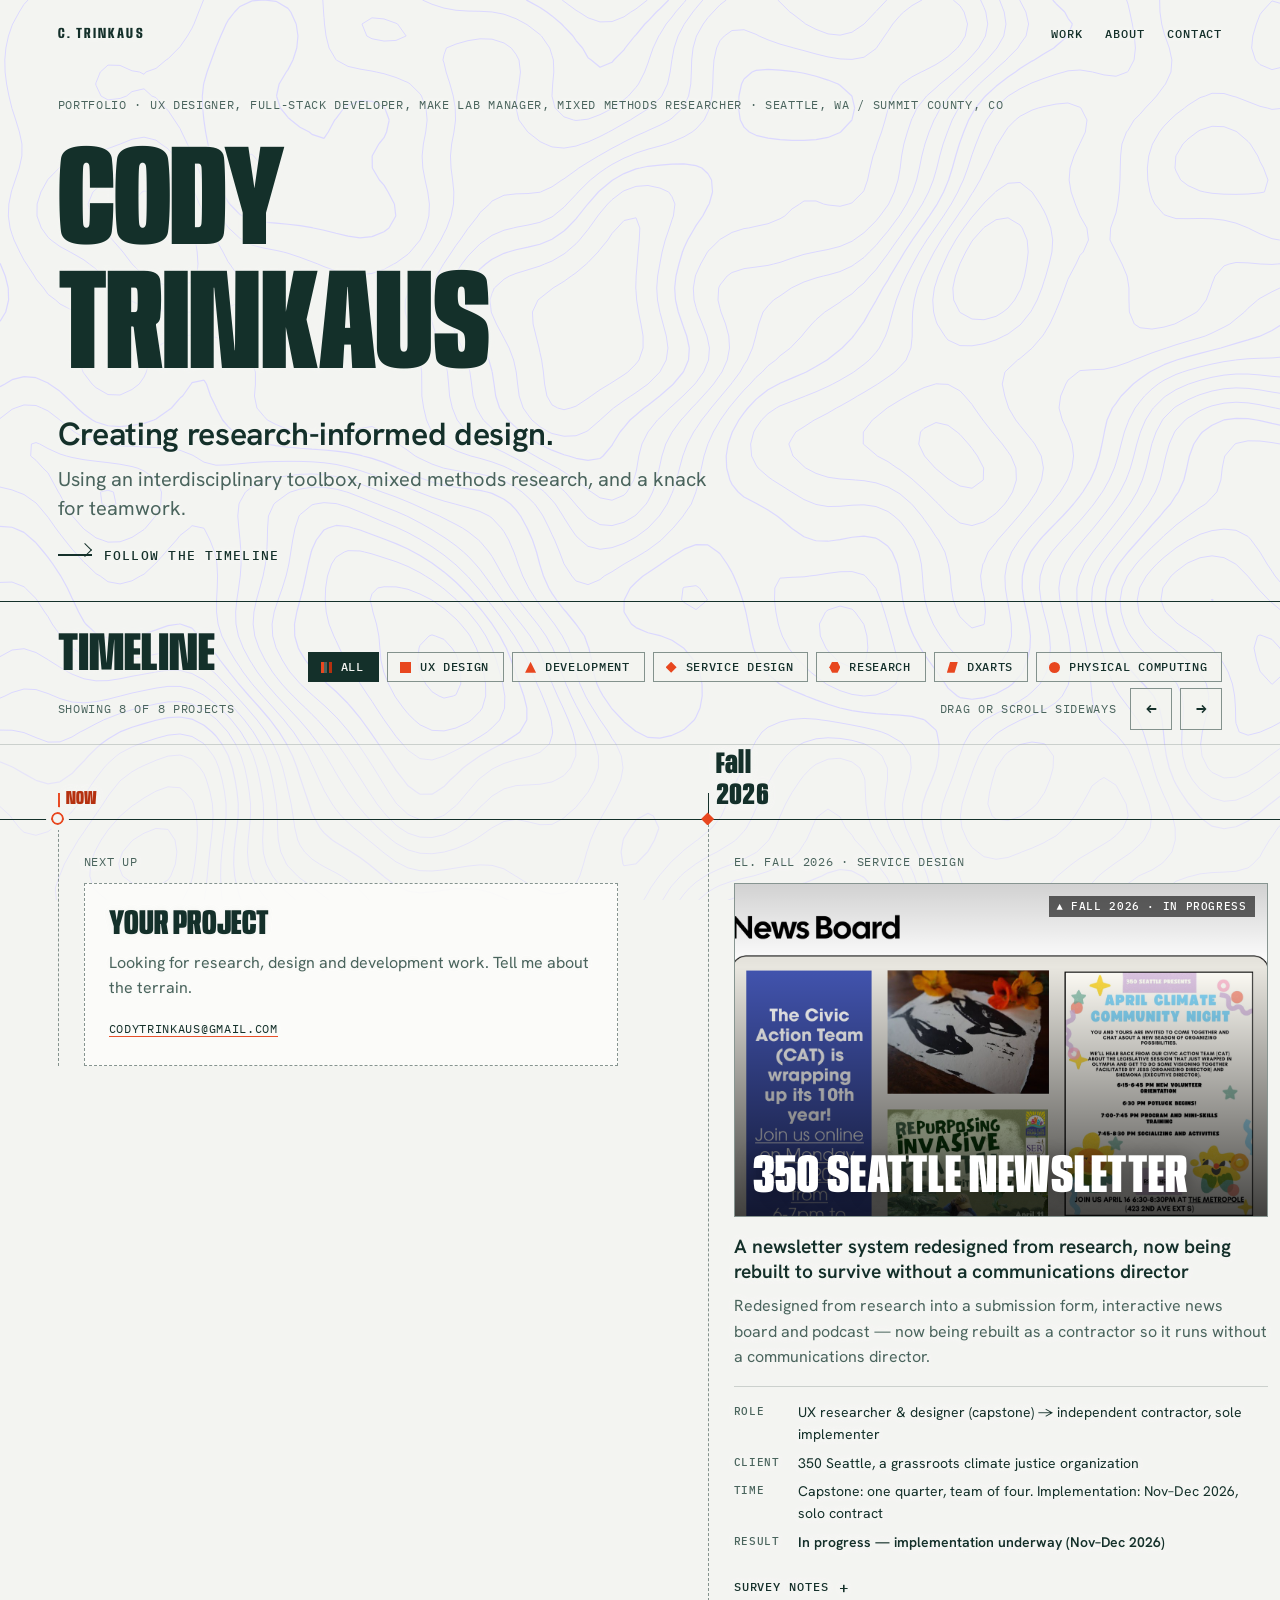
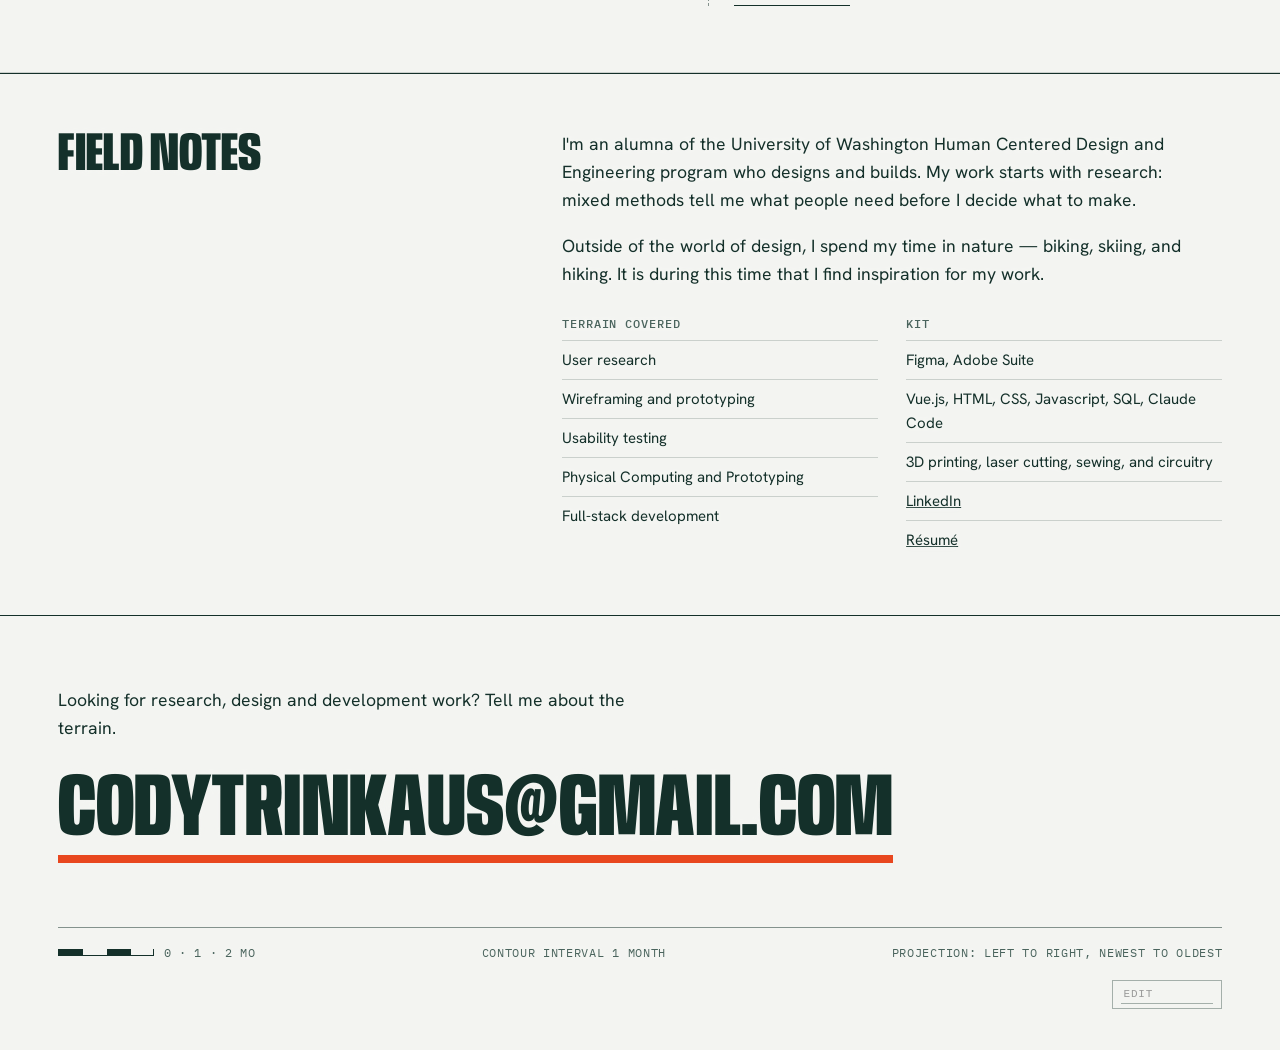
<file: index.html>
<!doctype html>
<html lang="en"><head>
<meta charset="utf-8">
<meta name="viewport" content="width=device-width,initial-scale=1,viewport-fit=cover">
<meta name="description" content="Design portfolio organised as a topographic survey: one contour per year, one marker per project.">
<style>html{color-scheme:light dark}body{margin:0}img{max-width:100%}[hidden]{display:none!important}</style>
<title>Trinkaus Survey</title>
<link rel="preconnect" href="https://fonts.googleapis.com">
<link rel="preconnect" href="https://fonts.gstatic.com" crossorigin="">
<link rel="stylesheet" href="https://fonts.googleapis.com/css2?family=Anybody:wdth,wght@50..150,300..900&amp;family=Hanken+Grotesk:wght@400;500;600&amp;family=IBM+Plex+Mono:wght@400;500&amp;display=swap">
<style>
:root{
  --ground:#F3F4F1;
  --paper:#FBFBF9;
  --ink:#14302A;
  --ink-soft:#4A645D;
  --line:rgba(20,48,42,.18);
  --line-strong:rgba(20,48,42,.5);
  --contour:#DBD8FF;
  --contour-index:#DBD8FF;
  --accent:#E8471F;
  --accent-text:#B5300F;
  --on-accent:#fff;
  --gut:clamp(16px,4.5vw,64px);
  --display:"Anybody","Arial Narrow",Impact,sans-serif;
  --body:"Hanken Grotesk",system-ui,-apple-system,"Segoe UI",sans-serif;
  --mono:"IBM Plex Mono",ui-monospace,Menlo,Consolas,monospace;
}
@media (prefers-color-scheme:dark){
  :root:not([data-theme="light"]){
    --ground:#0D1815;--paper:#132420;--ink:#DCE9E3;--ink-soft:#8CA89F;
    --line:rgba(220,233,227,.16);--line-strong:rgba(220,233,227,.45);
    --contour:rgba(219,216,255,.13);--contour-index:rgba(219,216,255,.13);--accent:#FF6A3A;--accent-text:#FF8F63;--on-accent:#1a0a04;
  }
}
:root[data-theme="dark"]{
  --ground:#0D1815;--paper:#132420;--ink:#DCE9E3;--ink-soft:#8CA89F;
  --line:rgba(220,233,227,.16);--line-strong:rgba(220,233,227,.45);
  --contour:rgba(219,216,255,.13);--contour-index:rgba(219,216,255,.13);--accent:#FF6A3A;--accent-text:#FF8F63;--on-accent:#1a0a04;
}
*{box-sizing:border-box}
html{scroll-behavior:smooth}
body{text-shadow:0 0 3px var(--ground),0 0 9px var(--ground);background:var(--ground);color:var(--ink);font:400 16px/1.6 var(--body);-webkit-font-smoothing:antialiased}
#terrain,#tracks{position:fixed;inset:0;width:100%;height:100%;z-index:-1;display:block}
#tracks{pointer-events:none}
a{color:inherit}
:focus-visible{outline:2px solid var(--accent);outline-offset:3px}
button{font:inherit;color:inherit;cursor:pointer}
.mono{font-family:var(--mono);font-size:11.5px;letter-spacing:.06em;text-transform:uppercase;color:var(--ink-soft)}

/* ---------- layout ---------- */
.g{padding-inline:max(var(--gut),calc((100% - 1320px)/2))}
.bar{display:flex;justify-content:space-between;align-items:baseline;gap:16px;flex-wrap:wrap;padding-block:22px}
.bar .brand{font:700 15px/1 var(--display);font-stretch:70%;letter-spacing:.14em;text-transform:uppercase;text-decoration:none}
.bar nav{display:flex;gap:22px}
.bar nav a{text-decoration:none;font:500 12px/1 var(--mono);letter-spacing:.08em;text-transform:uppercase;padding-block:6px;border-bottom:1.5px solid transparent}
.bar nav a:hover{border-color:var(--accent)}

.hero{padding-block:clamp(16px,3vh,40px) clamp(28px,4vh,48px)}
.hero h1{margin:.2em 0 0;font:800 clamp(3.5rem,12vw,9rem)/.86 var(--display);font-stretch:58%;text-transform:uppercase;letter-spacing:-.005em;text-wrap:balance}
.hero h1 span{display:block}
.hero h1 .fill{color:transparent;-webkit-text-stroke:2px var(--ink);
  background:repeating-radial-gradient(circle at 34% 62%,var(--ink) 0 2.5px,transparent 2.5px 9px);
  -webkit-background-clip:text;background-clip:text}
.hero-row{margin-top:clamp(6px,1vw,12px)}
.hero{position:relative}
.reveal{position:absolute;right:max(var(--gut),calc((100% - 1320px)/2));top:0;bottom:0;width:min(58%,780px);margin:0;touch-action:pan-y;text-shadow:none}
.reveal .tiles{--mx:50%;--my:50%;--r:0px;position:absolute;inset:0;-webkit-mask-image:radial-gradient(circle var(--r) at var(--mx) var(--my),#000 45%,transparent 100%);mask-image:radial-gradient(circle var(--r) at var(--mx) var(--my),#000 45%,transparent 100%)}
.reveal img{position:absolute;aspect-ratio:3/4;height:auto;object-fit:cover;display:block;max-width:none;transform:rotate(var(--rot,0deg));box-shadow:0 6px 24px rgba(20,48,42,.18);-webkit-user-drag:none;user-select:none}
@media(max-width:899px){.reveal{position:relative;right:auto;top:auto;bottom:auto;width:100%;height:clamp(340px,90vw,460px);margin:22px 0 0}}
.subhead{margin:clamp(14px,2vw,24px) 0 0;font:600 clamp(1.3rem,2.6vw,2rem)/1.2 var(--body);letter-spacing:-.01em}
.lede{font-size:clamp(1.05rem,1.6vw,1.25rem);line-height:1.45;max-width:36em;margin:0;color:var(--ink-soft);text-wrap:pretty}
.sheetinfo{display:grid;grid-template-columns:auto 1fr;gap:6px 18px;margin:0;font-family:var(--mono);font-size:12px;line-height:1.5}
.sheetinfo dt{color:var(--ink-soft);text-transform:uppercase;letter-spacing:.06em}
.sheetinfo dd{margin:0}
.descend{display:inline-flex;align-items:center;gap:12px;margin-top:22px;text-decoration:none;color:var(--ink);font-weight:500;font-size:12.5px;letter-spacing:.1em}
.descend:hover i{width:46px}
.descend i{transition:width .2s}
.descend i{display:block;width:34px;height:1.5px;background:var(--ink);position:relative}
.descend i::after{content:"";position:absolute;right:0;top:-4px;width:9px;height:9px;border-right:1.5px solid var(--ink);border-top:1.5px solid var(--ink);transform:rotate(45deg);transform-origin:100% 0;}

/* ---------- work ---------- */
.work-head{display:flex;flex-wrap:wrap;justify-content:space-between;align-items:end;gap:20px 40px;padding-top:28px;border-top:1.5px solid var(--ink)}
.work-head h2,.about h2,.contact h2{margin:0;font:800 clamp(2rem,5vw,3.4rem)/.95 var(--display);font-stretch:62%;text-transform:uppercase}
.legend{display:flex;flex-wrap:wrap;gap:8px}
.legend button{display:inline-flex;align-items:center;gap:9px;padding:8px 14px 8px 12px;border:1px solid var(--line-strong);background:color-mix(in srgb,var(--ground) 80%,transparent);
  font:500 11.5px/1 var(--mono);letter-spacing:.06em;text-transform:uppercase}
.legend button:hover{border-color:var(--ink)}
.legend button[aria-pressed="true"]{text-shadow:none;background:var(--ink);color:var(--ground);border-color:var(--ink)}
.sym{display:inline-block;width:11px;height:11px;background:var(--accent);flex:none}
.sym[data-d="Development"]{clip-path:polygon(50% 0,100% 100%,0 100%)}
.sym[data-d="Service Design"]{clip-path:polygon(50% 0,100% 50%,50% 100%,0 50%)}
.sym[data-d="Physical Computing"]{border-radius:50%}
.sym[data-d="DXARTS"]{clip-path:polygon(30% 0,100% 0,70% 100%,0 100%)}
.sym[data-d="Research"]{clip-path:polygon(25% 0,75% 0,100% 50%,75% 100%,25% 100%,0 50%)}
.sym.all{background:linear-gradient(90deg,var(--accent) 25%,var(--ink-soft) 25% 50%,var(--ink) 50% 75%,var(--accent-text) 75%);border-radius:0}
.count{margin:14px 0 0}

.tl-bar{display:flex;flex-wrap:wrap;justify-content:space-between;align-items:center;gap:12px 24px;margin-top:6px}
.tl-bar .count{margin:0}
.ctl{display:flex;gap:8px;align-items:center}
.ctl .mono{margin-right:6px}
.ctl button{width:42px;height:42px;border:1px solid var(--line-strong);background:color-mix(in srgb,var(--ground) 80%,transparent);font:500 18px/1 var(--mono);text-shadow:none}
.ctl button:hover{background:var(--ink);color:var(--ground);border-color:var(--ink)}

/* ---------- horizontal timeline ---------- */
.tl-wrap{position:relative;margin-top:14px;border-block:1px solid var(--line);background:color-mix(in srgb,var(--ground) 45%,transparent)}
.tl{overflow-x:auto;overflow-y:hidden;scroll-snap-type:x proximity;cursor:grab;padding-bottom:26px;scrollbar-width:thin;scrollbar-color:var(--line-strong) transparent}
.tl.drag{cursor:grabbing;scroll-snap-type:none;user-select:none}
.track{--pad:var(--gut);--card:min(560px,80vw);--ppy:calc(var(--card) + 90px);position:relative;width:calc(var(--pad)*2 + var(--now)*var(--ppy) + var(--card));min-height:540px}
.axis-line{position:absolute;left:0;right:0;top:74px;border-top:1.5px solid var(--ink)}
.yt{position:absolute;top:74px;left:calc(var(--pad) + var(--n)*var(--ppy));width:0;height:0}
.yt i{position:absolute;bottom:0;left:0;width:1px;height:8px;background:var(--ink-soft)}
.yt.y i,.yt.now i{width:1.5px;height:26px;background:var(--ink)}
.yt b{position:absolute;left:8px;bottom:8px;font:800 1.9rem/1 var(--display);font-stretch:60%;font-variant-numeric:tabular-nums;letter-spacing:.01em}
.yt.now i{background:var(--accent);width:2px}
.yt.now b{font-size:1.2rem;color:var(--accent-text);bottom:10px;text-transform:uppercase}
.stn{position:absolute;top:0;left:calc(var(--pad) + var(--n)*var(--ppy));width:var(--card);padding:108px 0 0 26px;scroll-snap-align:start;scroll-margin-left:var(--gut)}
.stn[hidden]{display:none}
.stn:not(.next){cursor:pointer}
.stn:not(.next) details{cursor:auto}
.stn::before{content:"";position:absolute;left:0;top:74px;bottom:0;border-left:1.5px dashed var(--line-strong)}
.stn>.sym{position:absolute;left:-6.5px;top:67.5px;width:13px;height:13px;outline:5px solid var(--ground)}
.sym.ring{background:none;border:2.5px solid var(--accent);border-radius:50%;background:var(--ground)}
.stn .when{margin-bottom:12px}
.thumb{position:relative;display:block;aspect-ratio:16/10;max-width:100%;border:1px solid var(--line-strong);overflow:hidden;background:var(--paper)}
.thumb img{position:absolute;inset:0;width:100%;height:100%;object-fit:cover;display:block}
.thumb::after{content:"";position:absolute;inset:0;background:linear-gradient(180deg,rgba(0,0,0,.18) 0,transparent 25%,rgba(0,0,0,.72) 100%)}
.thumb h3{position:absolute;left:18px;right:18px;bottom:14px;z-index:1;margin:0;font:800 clamp(2rem,5.5vw,3.4rem)/.9 var(--display);font-stretch:60%;text-transform:uppercase;color:#fff;letter-spacing:.01em;text-shadow:0 2px 18px rgba(0,0,0,.35)}
.thumb .spot{position:absolute;top:12px;right:12px;z-index:1;color:#fff;background:rgba(0,0,0,.6);padding:5px 8px;font:500 10.5px/1 var(--mono);letter-spacing:.06em;text-transform:uppercase;text-shadow:none}
.meta{margin-top:18px}
.meta h4{margin:0 0 8px;font:600 1.2rem/1.3 var(--body);text-wrap:balance}
.meta p{margin:0 0 16px;color:var(--ink-soft)}
.facts{display:grid;grid-template-columns:auto 1fr;gap:6px 18px;margin:0;padding-top:14px;border-top:1px solid var(--line);font-size:14px}
.facts dt{font:500 11px/1.9 var(--mono);letter-spacing:.06em;text-transform:uppercase;color:var(--ink-soft)}
.facts dd{margin:0}
.facts dd.out{font-weight:600}
.notes{margin-top:16px}
.notes summary{list-style:none;display:inline-flex;align-items:center;gap:10px;padding:10px 0;border-bottom:1.5px solid var(--ink);font:500 12px/1 var(--mono);letter-spacing:.08em;text-transform:uppercase;cursor:pointer}
.notes summary::-webkit-details-marker{display:none}
.notes summary::after{content:"+";font-size:16px;line-height:1}
.notes[open] summary::after{content:"\2212"}
.notes summary:hover{border-color:var(--accent)}
.notes .body{display:grid;gap:20px;margin-top:18px;padding:20px;background:color-mix(in srgb,var(--paper) 94%,transparent);border:1px solid var(--line)}
.notes h5{margin:0 0 6px;font:500 11.5px/1.4 var(--mono);letter-spacing:.08em;text-transform:uppercase;color:var(--accent-text)}
.notes p{margin:0;font-size:15px}
.stn.next .box{padding:24px;border:1.5px dashed var(--line-strong);background:color-mix(in srgb,var(--paper) 90%,transparent)}
.stn.next h4{margin:0 0 8px;font:800 2.2rem/.95 var(--display);font-stretch:60%;text-transform:uppercase}
.stn.next p{margin:0 0 14px;color:var(--ink-soft)}
.stn.next a{color:var(--ink);border-bottom:1.5px solid var(--accent);text-decoration:none}

/* ---------- about / contact ---------- */
.about{display:grid;grid-template-columns:minmax(0,1fr);gap:32px 64px;padding-block:56px;border-top:1.5px solid var(--ink)}
@media(min-width:900px){.about{grid-template-columns:minmax(0,.8fr) minmax(0,1.2fr)}}
.about p{margin:0 0 1em;max-width:36em;font-size:1.1rem;text-wrap:pretty}
.cols{display:grid;grid-template-columns:repeat(auto-fit,minmax(min(100%,200px),1fr));gap:28px;margin-top:30px}
.cols h3{margin:0 0 10px;font:500 11.5px/1 var(--mono);letter-spacing:.08em;text-transform:uppercase;color:var(--ink-soft)}
.cols ul{margin:0;padding:0;list-style:none;font-size:15px}
.cols li{padding-block:7px;border-top:1px solid var(--line)}
.contact{padding-block:56px 40px;border-top:1.5px solid var(--ink)}
.contact .bm{display:flex;align-items:center;gap:12px;margin-bottom:22px}
.contact .bm .sym{clip-path:none;border-radius:50%;width:15px;height:15px;box-shadow:0 0 0 5px var(--ground),0 0 0 6.5px var(--accent)}
.mail{display:inline-block;margin-top:24px;font:800 clamp(1.7rem,7vw,5.6rem)/1 var(--display);font-stretch:62%;text-transform:uppercase;text-decoration:none;
  background:linear-gradient(var(--accent),var(--accent)) 0 100%/100% .09em no-repeat;padding-bottom:.08em;overflow-wrap:anywhere}
.mail:hover{text-shadow:none;background-size:100% 100%;color:var(--on-accent)}
.contact p{max-width:34em;margin:14px 0 0;font-size:1.1rem}
.margin-note{display:flex;flex-wrap:wrap;justify-content:space-between;gap:10px 40px;margin-top:64px;padding-top:16px;border-top:1px solid var(--line-strong)}
.scalebar{display:flex;align-items:center;gap:10px}
.scalebar i{display:block;width:96px;height:7px;border:1.5px solid var(--ink);border-top-width:0;background:linear-gradient(90deg,var(--ink) 50%,transparent 50%) 0 0/48px 100%}

@media(max-width:700px){
  .bar nav{gap:16px}
  .yt b{font-size:1.5rem}
}
@media(prefers-reduced-motion:reduce){html{scroll-behavior:auto}}
</style>
</head>
<body>
<canvas id="terrain" aria-hidden="true"></canvas>
<canvas id="tracks" aria-hidden="true"></canvas>

<div class="sheet">
  <header class="bar g">
    <a class="brand" href="#top">C. Trinkaus</a>
    <nav aria-label="Sections">
      <a href="#work">Work</a><a href="#about">About</a><a href="#contact">Contact</a>
    </nav>
  </header>

  <section class="hero g" id="top">
    <p class="mono" style="margin:0">Portfolio · UX designer, full-stack developer, Make lab manager, Mixed methods researcher · Seattle, WA / Summit County, CO</p>
    <h1><span>Cody</span><span>Trinkaus</span></h1>
    <p class="subhead">Creating research-informed design.</p>
    <div class="hero-row">
      <div>
        <p class="lede">Using an interdisciplinary toolbox, mixed methods research, and a knack for teamwork.</p>
        <a class="descend mono" href="#work"><i></i>Follow the timeline</a>
      </div>
    </div>
    <figure class="reveal" id="reveal" role="img" aria-label="Snapshots of Cody skiing, hiking and graduating, scattered across the page and uncovered by moving the cursor over them"><div class="tiles">&nbsp;&nbsp;<img src="assets/hero/c1-cave.jpg" width="420" height="560" alt="" loading="lazy" draggable="false" style="left:22%;top:13%;width:17%;--rot:-4deg"><img src="assets/hero/c2-mustache.jpg" width="420" height="560" alt="" loading="lazy" draggable="false" style="left:34%;top:52%;width:15%;--rot:3deg"><img src="assets/hero/c3-husky.jpg" width="420" height="560" alt="" loading="lazy" draggable="false" style="left:47%;top:7%;width:17%;--rot:5deg"><img src="assets/hero/c4-ski-flag.jpg" width="420" height="560" alt="" loading="lazy" draggable="false" style="left:74%;top:32%;width:23%;--rot:-3deg"><img src="assets/hero/c5-purple-pants.jpg" width="420" height="560" alt="" loading="lazy" draggable="false" style="left:21%;top:63%;width:14%;--rot:6deg"><img src="assets/hero/c6-pink-fur.jpg" width="420" height="560" alt="" loading="lazy" draggable="false" style="left:50%;top:24%;width:25%;--rot:-5deg;z-index:3"><img src="assets/hero/c7-sweater-lake.jpg" width="420" height="560" alt="" loading="lazy" draggable="false" style="left:38%;top:19%;width:15%;--rot:2deg"><img src="assets/hero/c8-ecuador.jpg" width="420" height="560" alt="" loading="lazy" draggable="false" style="left:84%;top:9%;width:13%;--rot:7deg"><img src="assets/hero/c9-fence.jpg" width="420" height="560" alt="" loading="lazy" draggable="false" style="left:62%;top:73%;width:12%;--rot:-3deg"></div></figure>
  </section>

  <section id="work" aria-labelledby="workTitle">
    <div class="work-head g">
      <h2 id="workTitle">Timeline</h2>
      <div class="legend" role="group" aria-label="Filter by discipline" id="legend"></div>
    </div>
    <div class="tl-bar g">
      <p class="mono count" id="count" aria-live="polite">Showing 8 of 8 projects</p>
      <div class="ctl"><span class="mono">Drag or scroll sideways</span><button type="button" id="prev" aria-label="Earlier">←</button><button type="button" id="next" aria-label="Later">→</button></div>
    </div>
    <div class="tl-wrap">
      <div class="tl" id="tl" tabindex="0" role="region" aria-label="Project timeline. Scrolls sideways.">
        <div class="track" id="track"></div>
      </div>
    </div>
  </section>

  <section class="about g" id="about">
    <h2>Field notes</h2>
    <div>
      <p>I'm an alumna of the University of Washington Human Centered Design and Engineering program who designs and builds. My work starts with research: mixed methods tell me what people need before I decide what to make.</p>
      <p>Outside of the world of design, I spend my time in nature — biking, skiing, and hiking. It is during this time that I find inspiration for my work.</p>
      <div class="cols">
        <div><h3>Terrain covered</h3><ul><li>User research</li><li>Wireframing and prototyping</li><li>Usability testing</li><li>Physical Computing and Prototyping</li><li>Full-stack development</li></ul></div>
        <div><h3>Kit</h3><ul><li>Figma, Adobe Suite</li><li>Vue.js, HTML, CSS, Javascript, SQL, Claude Code</li><li>3D printing, laser cutting, sewing, and circuitry</li><li><a href="https://linkedin.com/in/codytrinkaus" target="_blank" rel="noopener">LinkedIn</a></li><li><a href="https://pdflink.to/codytrinkausresume/" target="_blank" rel="noopener">Résumé</a></li></ul></div></div></div></section><section class="contact g" id="contact">
    <p>Looking for research, design and development work? Tell me about the terrain.</p>
    <a class="mail" href="mailto:codytrinkaus@gmail.com">codytrinkaus@gmail.com</a>
    <div class="margin-note mono">
      <span class="scalebar"><i></i>0 · 1 · 2 mo</span>
      <span>Contour interval 1 month</span>
      <span>Projection: left to right, newest to oldesT</span>
    </div>
  </section>
</div>

<script>
(function(){
"use strict";
var root=document.documentElement;
var reduce=matchMedia("(prefers-reduced-motion: reduce)").matches;
function $(s,r){return (r||document).querySelector(s)||{textContent:"",addEventListener:function(){},style:{}}}

/* ---------- data ---------- */
var P=[
 {name:"350 Seattle Newsletter",year:2026.84,d:"Service Design",page:"350-seattle-newsletter.html",status:"In progress",title:"A newsletter system redesigned from research, now being rebuilt to survive without a communications director",sum:"Redesigned from research into a submission form, interactive news board and podcast — now being rebuilt as a contractor so it runs without a communications director.",role:"UX researcher & designer (capstone) → independent contractor, sole implementer",client:"350 Seattle, a grassroots climate justice organization",time:"Capstone: one quarter, team of four. Implementation: Nov–Dec 2026, solo contract",out:"In progress — implementation underway (Nov–Dec 2026)",
  notes:["350 Seattle's leadership named internal communication as its biggest unsolved problem. Research traced it to cross-team invisibility: members had no shared, low-effort way to see what the organization was doing, who was doing it, or how to get involved.","Eight interviews, a reduced Communication Satisfaction Questionnaire, field observations and a co-design session shaped a redesigned newsletter: a submission form, an interactive news board and a companion podcast. When the communications director role was eliminated, I signed on as a contractor to rebuild the system so it runs without that role.","In progress. I'm building the intake, drafting and publishing automations now, with a first issue in the new format targeted for the end of the contract."],
  thumb:{src:"assets/350newsletter/thumb-news-board.png",w:1600,h:888,alt:"350 Seattle Newsletter prototype showing the News Board tile grid"}},
 {name:"LLM Scaffolded Reflection",year:2026.5,d:"Research",page:"llm-reflection-drg.html",title:"A directed research group on whether a chatbot can help design students reflect, and what a human in the loop adds",sum:"Ten weeks, five students, scaffolded reflections with Copilot and one-on-one instructor check-ins, analyzed into a redesigned DRG.",role:"DRG facilitator and qualitative researcher",client:"HCDE directed research group, University of Washington",time:"Ten weeks, five participants",out:"Findings report, a redesigned ten-week DRG and a supporting website",
  notes:["Course reflections often feel performative and instructors are stretched thin. AI is the obvious fix, but it can replace a student's judgment as easily as it supports it, and little is known about how that plays out over time.","Five students reflected weekly on thinking, being and creating competencies through a scaffold fed into Copilot, rated their agreement with its assessment, and met an instructor every three weeks. I analyzed the corpus with reflexive thematic analysis alongside a descriptive matrix of 86 form ratings.","The LLM gave useful low-stakes structure but rarely pushed back, misread Bloom's Taxonomy and was distrusted, yet students agreed with it more the higher it placed them. The human in the loop caught the mental models it reinforced. The findings became a redesigned DRG and website."],
  thumb:{src:"assets/drg/thumb-agreement.svg",w:1600,h:900,alt:"Dot plot showing student agreement with the chatbot rising as the Bloom's level it assigned rises"}},
 {name:"Cook'd",year:2025.08,d:"UX Design",page:"cookd.html",title:"An AI cooking concept app for college students",sum:"Making it easy for students to meet their cooking needs: economical recipes, dietary filters and community sharing.",role:"UX designer: research, wireframing, prototyping",client:"HCDE 302 and 303, University of Washington",time:"20 weeks",out:"Concept validated by industry professionals",
  notes:["Students with dietary restrictions struggle to find suitable recipes efficiently. Suma's journey, one of our personas, showed how hard it is to find halal-compliant options.","Interviews, competitive analysis (Samsung Food, Instagram, Factor), personas and journey maps. Then low-fidelity sketches, mid-fidelity Figma prototypes, concept testing and usability testing with three participants each, and a high-fidelity pass with branding.","A search-focused app with dietary preference filters, a fresh green palette, and Quicksand with Inter for type. Industry reviewers validated the concept and pointed to visual consistency as the next thing to polish through earlier testing."],
  thumb:{src:"assets/cookd/01-frame-360-1.png",w:967,h:736,alt:"Cook'd app concept screens"}},
 {name:"Controla Asistencia",year:2024.08,d:"Development",page:"controla-asistencia.html",title:"An HR web application that makes remote work possible for Ecuador's SAE",sum:"A full-stack rebuild of the clock-in and clock-out experience, designed to keep employees inside a strict government attendance policy.",role:"Development intern, front end and back end",client:"SAE, Ecuadorian government agency",time:"3 months",out:"Complete front-end and back-end pages delivered",
  notes:["Ecuador's strict government attendance policy creates a rigid, inefficient workplace culture around attendance, and leaves no room for remote work.","How might we improve the clock-in/out experience and enable remote work for SAE employees while adhering to the government's attendance policies? I interviewed employees, prototyped in Figma at several fidelities, taught myself Vue.js, and used ReadyKit to move faster.","Built as part of a team of three with a project manager and a lead developer. Vue.js, HTML and CSS on the front end; Laravel, MySQL and JavaScript on the back. I came away confident in full-stack work and with a clearer view of where to tighten my process."],
  thumb:{src:"assets/controla/01-frame-3465174-min-2048x1378.png",w:2048,h:1378,alt:"Controla Asistencia clock-in interface"}},
 {name:"Starting Point",year:2026.25,d:"Service Design",page:"starting-point.html",title:"A peer-to-peer community cooking service that trades isolation for belonging",sum:"A service design process from research through a live prototype: shared meals, skill-sharing and a path from guest to contributor.",role:"Service designer: research, co-design, blueprinting and prototyping",client:"HCDE 418, Service Design, University of Washington",time:"One quarter, team of four",out:"Live prototype, service blueprint and a set of physical artifacts",
  notes:["People seek practical skill development and interest-based connection but rarely find a clear path to contribute. Existing platforms reward content consumption over reciprocal exchange.","Two interviews, three observational studies, a competitive analysis and a two-hour co-design workshop with nine participants, distilled into an ecosystem map, a service blueprint and a customer journey.","A live website prototype for discovery and sign-up, plus transition cards, experience cards, a flyer and a donation poster. A narrative workshop cooking empanadas with ten participants reframed the audience toward people facing food insecurity."],
  thumb:{src:"assets/startingpoint/website-screenshot.png",w:1600,h:808,alt:"Starting Point website homepage"}},
 {name:"On the Bias",year:2025.79,d:"DXARTS",page:"on-the-bias.html",title:"Two studio projects on bias, read as statistical error and as a tailor's deliberate skew",sum:"A speculative-map design fiction built on real cycling data, and a garment-and-collage archive of the ski industry's contradictions.",role:"Student artist: design fiction and wearable sculpture",client:"DXARTS, University of Washington",time:"One quarter, midterm and final project",out:"A zine, a video, a rebuilt garment and seven collages",
  notes:["Existing platforms and industries rarely document their own contradictions. Speculative Strava speculates an AI-driven future onto a real cycling route; Contradictory Collages archives what the ski industry says about itself against what it does.","Satellite imagery and real Strava data speculated forward through six maps and an ungrounded language model; ski pants imploded, researched, and rebuilt from reclaimed and durable materials, alongside seven researched, interview-sourced collages.","A zine of three personas, a demo video, and a rebuilt pair of ski pants shown with seven collages at the DXARTS Gallery show — an argument that documentation is itself part of the critique."],
  thumb:{src:"assets/onthebias/00-exhibit.jpeg",w:885,h:1180,alt:"The rebuilt ski pants installed for the DXARTS show"}},
 {name:"Bird Discovery",year:2025.5,d:"Physical Computing",page:"bird-discovery.html",title:"A Raspberry Pi bird identifier, built with AI as primary coder, that grew into a habitat-health app",sum:"Four iterations, from a detection dashboard to AI bird stories, a mock bird dating site and a biodiversity score for your yard.",role:"Designer, builder and reflective research participant",client:"Summer research on AI-assisted learning in design education, University of Washington",time:"Two and a half months, solo",out:"A working Pi identifier and four app iterations, plus reflections on five design competencies",
  notes:["Research on whether AI can support learning and reflection in design needed a real project to reflect on. Mine was a computer vision bird identifier, built with AI as creative partner and primary coder, while I grew five design competencies.","A motion-activated, random-forest classifier on a Raspberry Pi and a 10 fps webcam, with a process log, deep dives into training and vision, and a confidence threshold to work around a small dataset. Then three relationship experiments: AI-written stories, Flockr dating profiles and a habitat dashboard.","Pacific Northwest Bird Discovery: a species collection with short, funny facts, habitat tips, and habitat health and biodiversity scores. Not a perfect measure yet, but a pointer toward technology that helps people care for the habitat outside their window."],
  thumb:{src:"assets/birdid/04-flockr-profiles.png",w:1600,h:900,alt:"Flockr bird dating profiles for a Dark-eyed Junco and two Northern Flickers"}},
 {name:"Slow Engagement",year:2025.3,d:"Physical Computing",page:"mimosa.html",title:"A sensitivity plant that sets the pace for the person caring for it",sum:"A Mimosa pudica in a 3D-printed pot, with sensors, a wind chime and affirmations that answer the plant's own rhythm.",role:"Designer, one of four on the team",client:"HCDE 418, Slow Design, University of Washington",time:"One quarter, team of four",out:"A working prototype: sensors, speaker, screen and printed pot",
  notes:["Everyday technology rewards speed and instant feedback. A plant that folds its leaves on its own schedule offers a different rhythm to pause and engage with.","Ultrasonic sensors read the distance to a leaf, so each movement triggers a wind-chime sound and an affirmation. The pot was modeled and 3D printed to hide the Arduino and sensors, and a garden marker introduces the idea.","A prototype that runs on the plant's time, not the person's: care for the plant in exchange for affirmation, read through Odom's slow design qualities."],
  thumb:{src:"assets/mimosa/06-pot-marker.jpeg",w:1613,h:1210,alt:"The 3D-printed pot with the Mimosa pudica and garden marker"}}
];
var DISC=["UX Design","Development","Service Design","Research","DXARTS","Physical Computing"];
function yl(y){
  if(Math.abs(y%1)<.001)return""+y;
  var f=y-Math.floor(y),s=f<.13?"Winter":f<.38?"Spring":f<.63?"Summer":f<.88?"Fall":"Winter";
  return s+" "+Math.floor(y);
}

/* ---------- noise ---------- */
function makeNoise(seed){
  var perm=[],i,j,s=(seed*2654435761)>>>0||1;
  for(i=0;i<256;i++)perm[i]=i;
  function rnd(){s^=s<<13;s>>>=0;s^=s>>>17;s^=s<<5;s>>>=0;return s/4294967296}
  for(i=255;i>0;i--){j=Math.floor(rnd()*(i+1));var t=perm[i];perm[i]=perm[j];perm[j]=t}
  var p=new Uint8Array(512);for(i=0;i<512;i++)p[i]=perm[i&255];
  function g(h,x,y){switch(h&7){case 0:return x+y;case 1:return x-y;case 2:return -x+y;case 3:return -x-y;case 4:return x;case 5:return -x;case 6:return y;default:return -y}}
  function fade(t){return t*t*t*(t*(t*6-15)+10)}
  return function(x,y){
    var xf=Math.floor(x),yf=Math.floor(y),X=xf&255,Y=yf&255;x-=xf;y-=yf;
    var u=fade(x),v=fade(y),a=p[p[X]+Y],b=p[p[X+1]+Y],c=p[p[X]+Y+1],d=p[p[X+1]+Y+1];
    var l1=g(a,x,y)+u*(g(b,x-1,y)-g(a,x,y)), l2=g(c,x,y-1)+u*(g(d,x-1,y-1)-g(c,x,y-1));
    return l1+v*(l2-l1);
  };
}
function fbm(n,x,y,oct){var a=1,f=1,s=0,t=0;for(var o=0;o<oct;o++){s+=a*n(x*f,y*f);t+=a;a*=.5;f*=2}return s/t}

/* ---------- timeline ---------- */
/* Stations sit at even, one-per-slot intervals — not scaled to real
   calendar distance — so cards never crowd or overlap; each still
   carries its own true year/season label. */
var tl=$("#tl"),track=$("#track");
var SP=P.slice().sort(function(a,b){return b.year-a.year});
track.style.setProperty("--now",SP.length);
var h='<div class="axis-line"></div>';
h+='<div class="yt now" style="--n:0"><i></i><b>Now</b></div>';
SP.forEach(function(p,i){
  h+='<div class="yt y" style="--n:'+(i+1)+'"><i></i><b>'+yl(p.year)+'</b></div>';
});
SP.forEach(function(p,i){
  h+='<article class="stn" data-i="'+i+'" data-d="'+p.d+'" style="--n:'+(i+1)+'">'+
   '<span class="sym" data-d="'+p.d+'"></span>'+
   '<div class="when mono">El. '+yl(p.year)+' · '+p.d+'</div>'+
   '<div class="thumb"><img src="'+p.thumb.src+'" width="'+p.thumb.w+'" height="'+p.thumb.h+'" alt="'+p.thumb.alt+'" loading="lazy"><span class="spot">▲ '+yl(p.year)+(p.status?" · "+p.status:"")+'</span><h3>'+p.name+'</h3></div>'+
   '<div class="meta"><h4>'+p.title+'</h4><p>'+p.sum+'</p>'+
     '<dl class="facts"><dt>Role</dt><dd>'+p.role+'</dd><dt>Client</dt><dd>'+p.client+'</dd><dt>Time</dt><dd>'+p.time+'</dd><dt>Result</dt><dd class="out">'+p.out+'</dd></dl></div>'+
   '<details class="notes"><summary>Survey notes</summary><div class="body">'+
     '<div><h5>Terrain</h5><p>'+p.notes[0]+'</p></div><div><h5>Route</h5><p>'+p.notes[1]+'</p></div><div><h5>Summit</h5><p>'+p.notes[2]+'</p></div>'+
   '<p><a class="mono" style="color:var(--ink)" href="'+p.page+'">Read the full case study →</a></p></div></details></article>';
});
h+='<article class="stn next" style="--n:0"><span class="sym ring"></span><div class="when mono">Next up</div><div class="box"><h4>Your project</h4><p>Looking for research, design and development work. Tell me about the terrain.</p><a class="mono" href="mailto:codytrinkaus@gmail.com">codytrinkaus@gmail.com</a></div></article>';
track.innerHTML=h;
var stns=[].slice.call(track.querySelectorAll(".stn:not(.next)"));
var allCards=[].slice.call(track.querySelectorAll(".stn"));

/* legend / filter */
var legend=$("#legend"),active="All";
legend.innerHTML=["All"].concat(DISC).map(function(d){
  return '<button type="button" aria-pressed="'+(d==="All")+'" data-f="'+d+'"><span class="sym'+(d==="All"?" all":"")+'" data-d="'+d+'"></span>'+d+'</button>';
}).join("");
legend.addEventListener("click",function(e){
  var b=e.target.closest("button");if(!b)return;
  active=b.dataset.f;
  [].forEach.call(legend.children,function(x){x.setAttribute("aria-pressed",x===b)});
  applyFilter();
  /* bring the first project of this kind into view */
  var first=stns.filter(function(c){return !c.hidden})[0],m=yearMetrics();
  tl.scrollTo({left:(first&&active!=="All")?Math.max(0,first.offsetLeft-m.pad):0,behavior:reduce?"auto":"smooth"});
});
function applyFilter(){
  var shown=0;
  stns.forEach(function(s,i){var on=active==="All"||SP[i].d===active;s.hidden=!on;if(on)shown++});
  $("#count").textContent="Showing "+shown+" of "+P.length+" projects"+(active==="All"?"":" · "+active);
  fitTrack();
}
$("#stationTotal").textContent=P.length+" surveyed";

/* track height follows the tallest card */
function fitTrack(){
  var m=0;allCards.forEach(function(c){if(!c.hidden)m=Math.max(m,c.offsetHeight)});
  track.style.height=(m+40)+"px";
}
function yearMetrics(){
  var t=track.querySelectorAll(".yt.y"),ppy=(t.length>1?t[1].offsetLeft-t[0].offsetLeft:200);
  return {pad:t[0].offsetLeft-ppy,ppy:ppy};
}

/* ---------- terrain ---------- */
var cv=$("#terrain"),cx=cv.getContext("2d"),W=0,H=0,DPR=1,CELL=12;
var nz=makeNoise(5),grid=null,S=.0019,xoff=0;
var HOVFULL=.22;
var hov={x:0,y:0,amp:0,target:0,el:null,r:300};
var ptr={x:-999,y:-999,tx:-999,ty:-999,amp:0,target:0,r:170,last:0};
var pending=false;
var tk=$("#tracks"),tcx=tk.getContext("2d");
function size(){
  DPR=Math.min(devicePixelRatio||1,2);W=innerWidth;H=innerHeight;
  cv.width=W*DPR;cv.height=H*DPR;tk.width=W*DPR;tk.height=H*DPR;CELL=W<700?14:12;grid=null;
}
function dirty(){if(!pending){pending=true;requestAnimationFrame(frame)}}
function frame(){
  pending=false;var moving=false,k=reduce?1:.14;
  hov.amp+=(hov.target-hov.amp)*(reduce?1:.1);if(Math.abs(hov.target-hov.amp)>.003)moving=true;else hov.amp=hov.target;
  if(hov.el)moving=true;
  var pk=reduce?1:.2;ptr.x+=(ptr.tx-ptr.x)*pk;ptr.y+=(ptr.ty-ptr.y)*pk;
  ptr.amp+=(ptr.target-ptr.amp)*(reduce?1:.12);
  if(Math.abs(ptr.target-ptr.amp)>.003)moving=true;else ptr.amp=ptr.target;
  if(Math.abs(ptr.tx-ptr.x)>.5||Math.abs(ptr.ty-ptr.y)>.5)moving=true;
  if(ptr.target>0&&performance.now()-ptr.last<1500)moving=true;
  draw();if(moving)dirty();
}
function draw(){
  var cs=getComputedStyle(root),cMinor=cs.getPropertyValue("--contour").trim(),cMajor=cs.getPropertyValue("--contour-index").trim();
  var cols=Math.ceil(W/CELL)+1,rows=Math.ceil(H/CELL)+1,gw=cols+1;
  if(!grid||grid.length!==gw*(rows+1))grid=new Float32Array(gw*(rows+1));
  var off=window.scrollY*.32,i,j,peaks=[],now=reduce?0:performance.now();
  if(hov.amp>.003)peaks.push([hov.x,hov.y,hov.amp,hov.r]);
  if(ptr.amp>.003)peaks.push([ptr.x,ptr.y,ptr.amp,ptr.r]);
  for(j=0;j<=rows;j++){
    var py=j*CELL;
    for(i=0;i<=cols;i++){
      var px=i*CELL,v=fbm(nz,(px+xoff)*S+10,(py+off)*S+10,3);
      for(var q=0;q<peaks.length;q++){var pk=peaks[q],dx=px-pk[0],dy=py-pk[1],d=Math.sqrt(dx*dx+dy*dy);v+=pk[2]*.14*Math.exp(-d/pk[3])*Math.cos(d*.06-now*.0022)}
      grid[j*gw+i]=v;
    }
  }
  cx.setTransform(DPR,0,0,DPR,0,0);cx.clearRect(0,0,W,H);
  var minor=new Path2D(),major=new Path2D(),STEP=.05;
  for(j=0;j<rows;j++)for(i=0;i<cols;i++){
    var a=grid[j*gw+i],b=grid[j*gw+i+1],c=grid[(j+1)*gw+i+1],d=grid[(j+1)*gw+i]; // tl,tr,br,bl
    var lo=Math.min(a,b,c,d),hi=Math.max(a,b,c,d);
    var k0=Math.ceil(lo/STEP),k1=Math.floor(hi/STEP);
    for(var k=k0;k<=k1;k++){
      var L=k*STEP,path=(k%5===0)?major:minor,x0=i*CELL,y0=j*CELL;
      var cs2=(a>L?8:0)|(b>L?4:0)|(c>L?2:0)|(d>L?1:0);
      if(cs2===0||cs2===15)continue;
      var T=[x0+CELL*(L-a)/(b-a),y0],R=[x0+CELL,y0+CELL*(L-b)/(c-b)],B=[x0+CELL*(L-d)/(c-d),y0+CELL],Lf=[x0,y0+CELL*(L-a)/(d-a)],s;
      switch(cs2){
        case 1:case 14:s=[Lf,B];break;
        case 2:case 13:s=[B,R];break;
        case 3:case 12:s=[Lf,R];break;
        case 4:case 11:s=[T,R];break;
        case 5:s=[Lf,T,B,R];break;
        case 6:case 9:s=[T,B];break;
        case 7:case 8:s=[Lf,T];break;
        case 10:s=[T,R,Lf,B];break;
      }
      path.moveTo(s[0][0],s[0][1]);path.lineTo(s[1][0],s[1][1]);
      if(s.length>2){path.moveTo(s[2][0],s[2][1]);path.lineTo(s[3][0],s[3][1])}
    }
  }
  cx.lineWidth=1;cx.strokeStyle=cMinor;cx.stroke(minor);
  cx.lineWidth=1.2;cx.strokeStyle=cMajor;cx.stroke(major);
}

/* ---------- events ---------- */
/* ski tracks: two parallel lines that trail the cursor and fade */
var trail=[],LIFE=2400,GAP=5,tRun=false,brk=true;
function needTrail(){if(!tRun){tRun=true;requestAnimationFrame(drawTrail)}}
function mid(p,q){return [(p[0]+q[0])/2,(p[1]+q[1])/2]}
function drawTrail(){
  tRun=false;var now=performance.now(),i,n;
  while(trail.length&&now-trail[0].t>LIFE)trail.shift();
  tcx.setTransform(DPR,0,0,DPR,0,0);tcx.clearRect(0,0,W,H);
  n=trail.length;if(n<3)return;
  var L=[],R=[];
  for(i=0;i<n;i++){
    var a=trail[Math.max(0,i-3)],b=trail[Math.min(n-1,i+3)],dx=b.x-a.x,dy=b.y-a.y,d=Math.hypot(dx,dy)||1;
    L.push([trail[i].x-dy/d*GAP,trail[i].y+dx/d*GAP]);R.push([trail[i].x+dy/d*GAP,trail[i].y-dx/d*GAP]);
  }
  tcx.strokeStyle=getComputedStyle(root).getPropertyValue("--accent-text").trim();
  tcx.lineCap="butt";tcx.lineJoin="round";
  for(i=1;i<n-1;i++){
    if(trail[i].brk||trail[i+1].brk)continue;
    var age=(now-trail[i].t)/LIFE,f=Math.max(0,1-age);
    tcx.globalAlpha=.55*f*f;tcx.lineWidth=.6+1.4*f;
    var l0=mid(L[i-1],L[i]),l1=mid(L[i],L[i+1]),r0=mid(R[i-1],R[i]),r1=mid(R[i],R[i+1]);
    tcx.beginPath();tcx.moveTo(l0[0],l0[1]);tcx.quadraticCurveTo(L[i][0],L[i][1],l1[0],l1[1]);
    tcx.moveTo(r0[0],r0[1]);tcx.quadraticCurveTo(R[i][0],R[i][1],r1[0],r1[1]);tcx.stroke();
  }
  tcx.globalAlpha=1;needTrail();
}
if(!reduce)addEventListener("pointermove",function(e){
  if(e.pointerType==="touch")return;
  var l=trail[trail.length-1];
  if(l&&!brk&&Math.hypot(e.clientX-l.x,e.clientY-l.y)<6)return;
  trail.push({x:e.clientX,y:e.clientY,t:performance.now(),brk:brk});brk=false;
  if(trail.length>500)trail.shift();
  needTrail();
},{passive:true});
document.addEventListener("pointerleave",function(){brk=true});
/* giggle follows the cursor anywhere on the page */
if(!reduce){
  addEventListener("pointermove",function(e){
    if(e.pointerType==="touch")return;
    if(ptr.target===0){ptr.x=e.clientX;ptr.y=e.clientY}
    ptr.tx=e.clientX;ptr.ty=e.clientY;ptr.target=HOVFULL;ptr.last=performance.now();dirty();
  },{passive:true});
  document.addEventListener("pointerleave",function(){ptr.target=0;dirty()});
}
function setHover(el){
  hov.el=el;
  if(el){var r=el.querySelector(".thumb").getBoundingClientRect();hov.x=r.left+r.width/2;hov.y=r.top+r.height/2;hov.target=HOVFULL;hov.r=Math.hypot(r.width,r.height)*.55}
  else hov.target=0;
  dirty();
}
stns.forEach(function(s,i){
  s.addEventListener("click",function(e){
    if(e.target.closest("a,summary,details,button"))return;
    location.href=SP[i].page;
  });
});
stns.forEach(function(s){
  s.addEventListener("pointerenter",function(e){if(e.pointerType!=="touch")setHover(s)});
  s.addEventListener("pointerleave",function(){setHover(null)});
  s.addEventListener("focusin",function(){setHover(s)});
  s.addEventListener("focusout",function(){setHover(null)});
});
var ticking=false;
function onScroll(){
  if(ticking)return;ticking=true;
  requestAnimationFrame(function(){ticking=false;xoff=tl.scrollLeft*.3;if(hov.el)setHover(hov.el);else dirty()});
}
addEventListener("scroll",onScroll,{passive:true});
tl.addEventListener("scroll",onScroll,{passive:true});
addEventListener("resize",function(){size();fitTrack();dirty()});
matchMedia("(prefers-color-scheme: dark)").addEventListener("change",dirty);
new MutationObserver(dirty).observe(root,{attributes:true,attributeFilter:["data-theme"]});
if(window.ResizeObserver){var ro=new ResizeObserver(fitTrack);allCards.forEach(function(c){ro.observe(c)})}
if(document.fonts&&document.fonts.ready)document.fonts.ready.then(fitTrack);

/* step buttons + drag to scroll */
function step(dir){tl.scrollBy({left:dir*yearMetrics().ppy,behavior:reduce?"auto":"smooth"})}
$("#prev").addEventListener("click",function(){step(-1)});
$("#next").addEventListener("click",function(){step(1)});
var drag=null,moved=false;
tl.addEventListener("pointerdown",function(e){
  if(e.pointerType!=="mouse"||e.button!==0||e.target.closest("a,summary,button"))return;
  drag={x:e.clientX,l:tl.scrollLeft};moved=false;
});
addEventListener("pointermove",function(e){
  if(!drag)return;var dx=e.clientX-drag.x;
  if(!moved&&Math.abs(dx)>5){moved=true;tl.classList.add("drag")}
  if(moved)tl.scrollLeft=drag.l-dx;
});
addEventListener("pointerup",function(){drag=null;tl.classList.remove("drag")});
tl.addEventListener("click",function(e){if(moved){e.preventDefault();e.stopPropagation();moved=false}},true);

/* photo collage: invisible until the cursor passes over it, then a soft window uncovers the tiles beneath */
(function(){
  var rv=document.getElementById("reveal");if(!rv)return;
  var t=rv.querySelector(".tiles"),x=0,y=0,r=0,tx=0,ty=0,tr=0,run=false,first=true;
  function tick(){
    run=false;var k=reduce?1:.25;
    x+=(tx-x)*k;y+=(ty-y)*k;r+=(tr-r)*(reduce?1:.14);
    t.style.setProperty("--mx",x+"px");t.style.setProperty("--my",y+"px");t.style.setProperty("--r",r+"px");
    if(Math.abs(tx-x)>.4||Math.abs(ty-y)>.4||Math.abs(tr-r)>.4)go();
  }
  function go(){if(!run){run=true;requestAnimationFrame(tick)}}
  function at(e){
    var b=rv.getBoundingClientRect();tx=e.clientX-b.left;ty=e.clientY-b.top;tr=Math.max(130,Math.min(b.width,b.height)*.34);
    if(first){x=tx;y=ty;first=false}
    go();
  }
  rv.addEventListener("pointerenter",at);rv.addEventListener("pointermove",at);
  rv.addEventListener("pointerleave",function(){tr=0;go()});
})();
size();applyFilter();
})();
</script>
<script src="edit.js"></script>


</body></html>
</file>
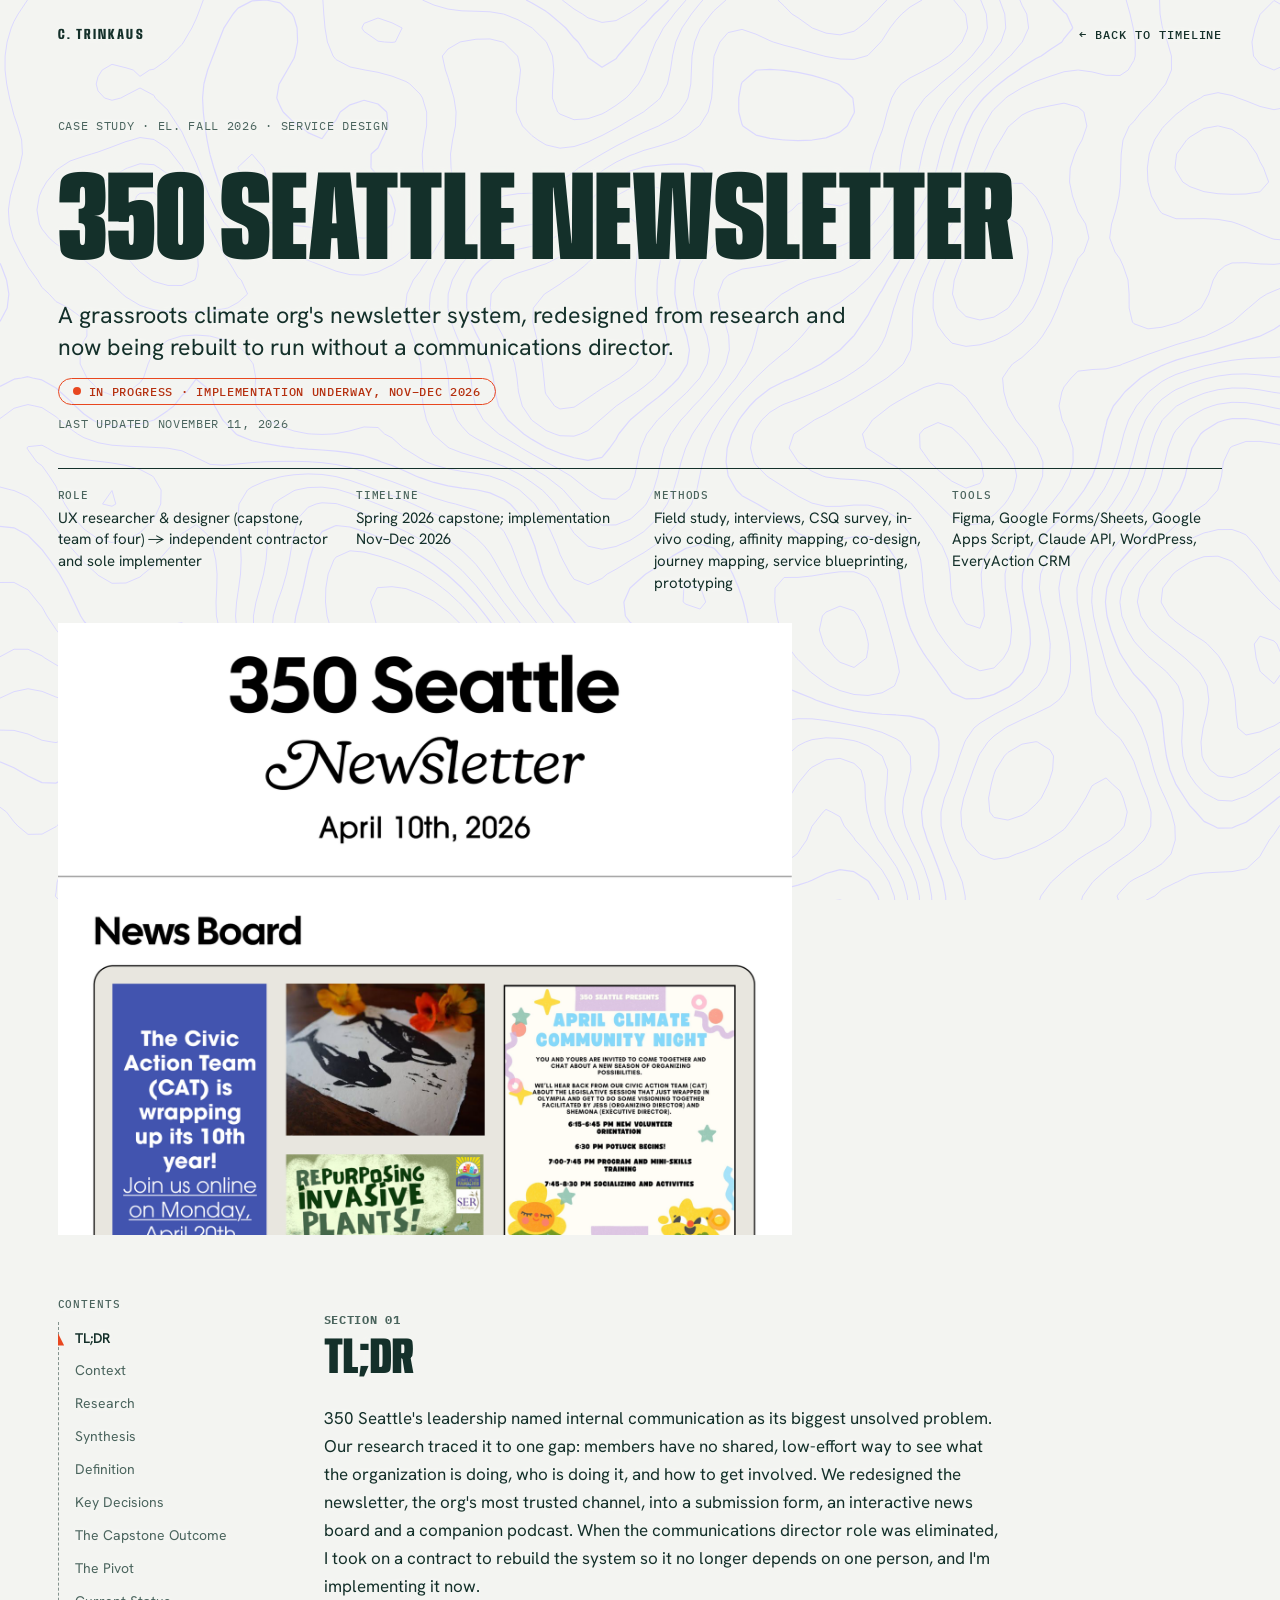
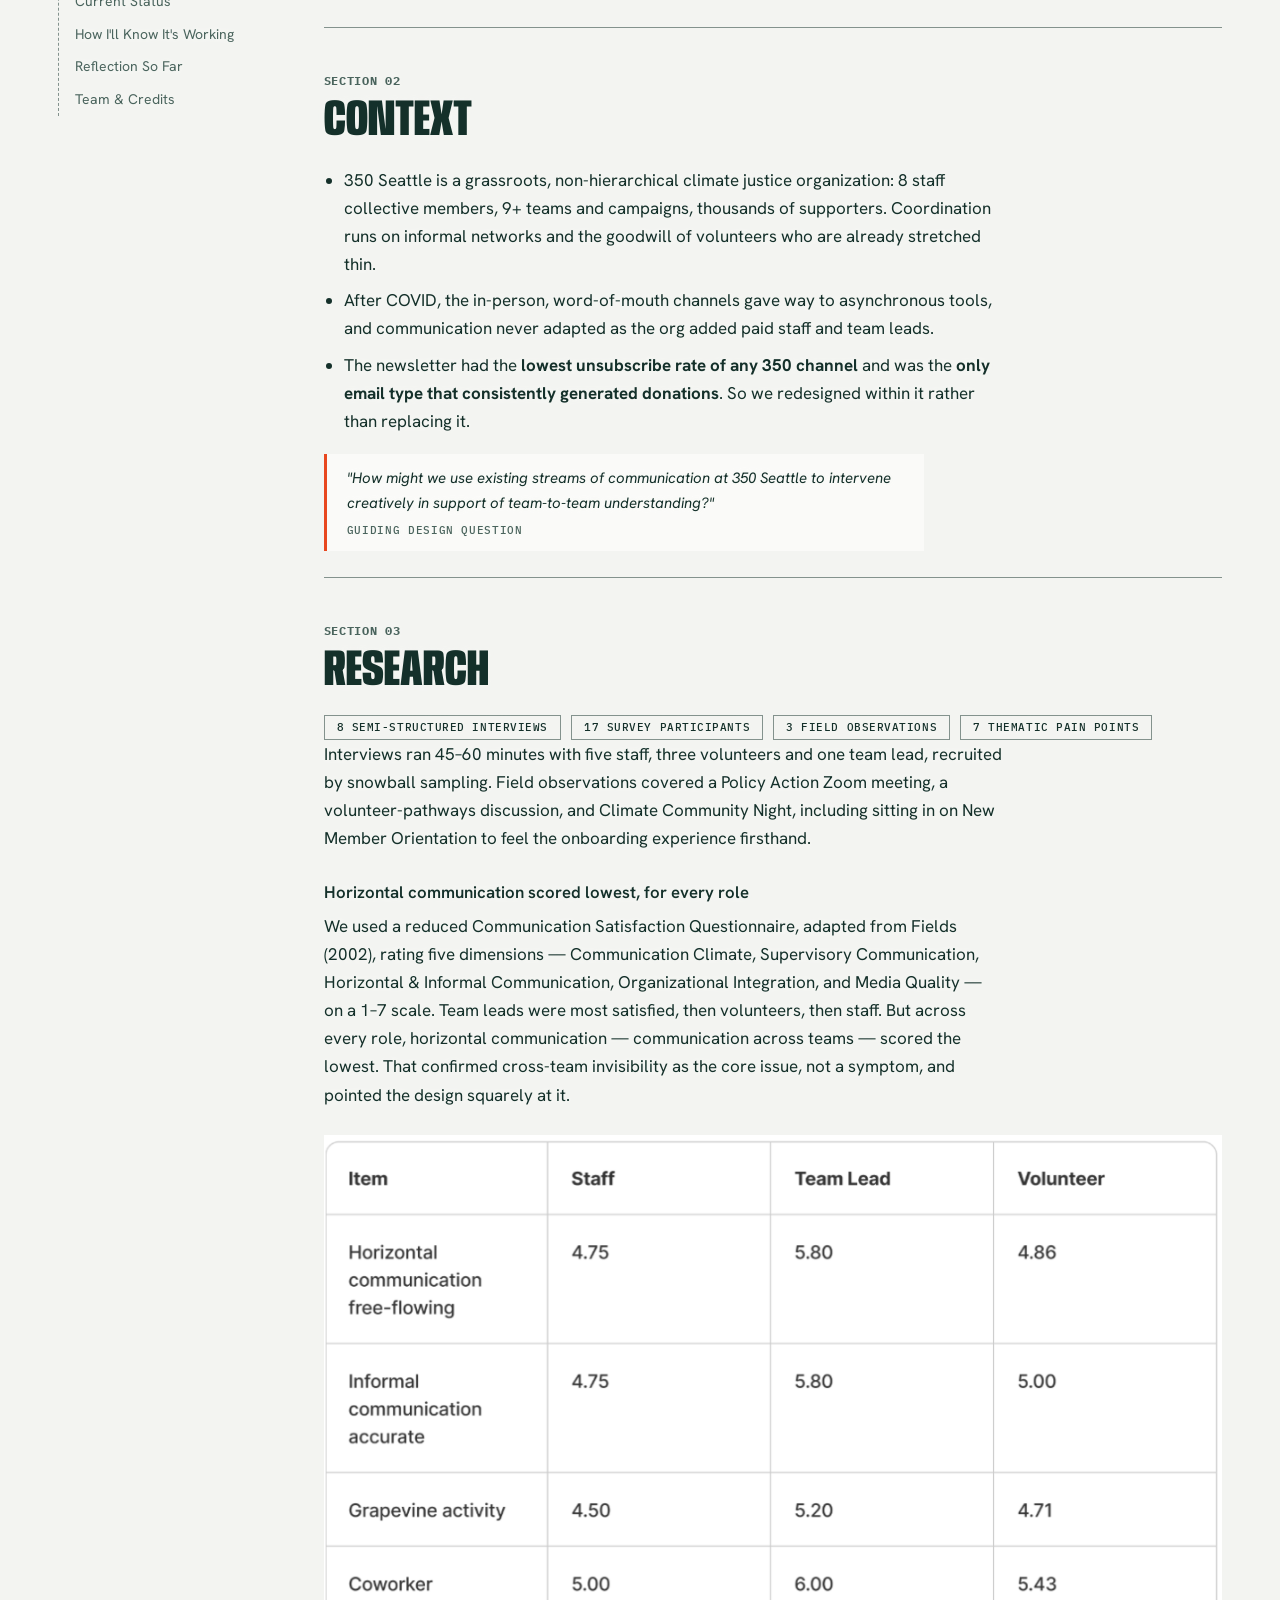
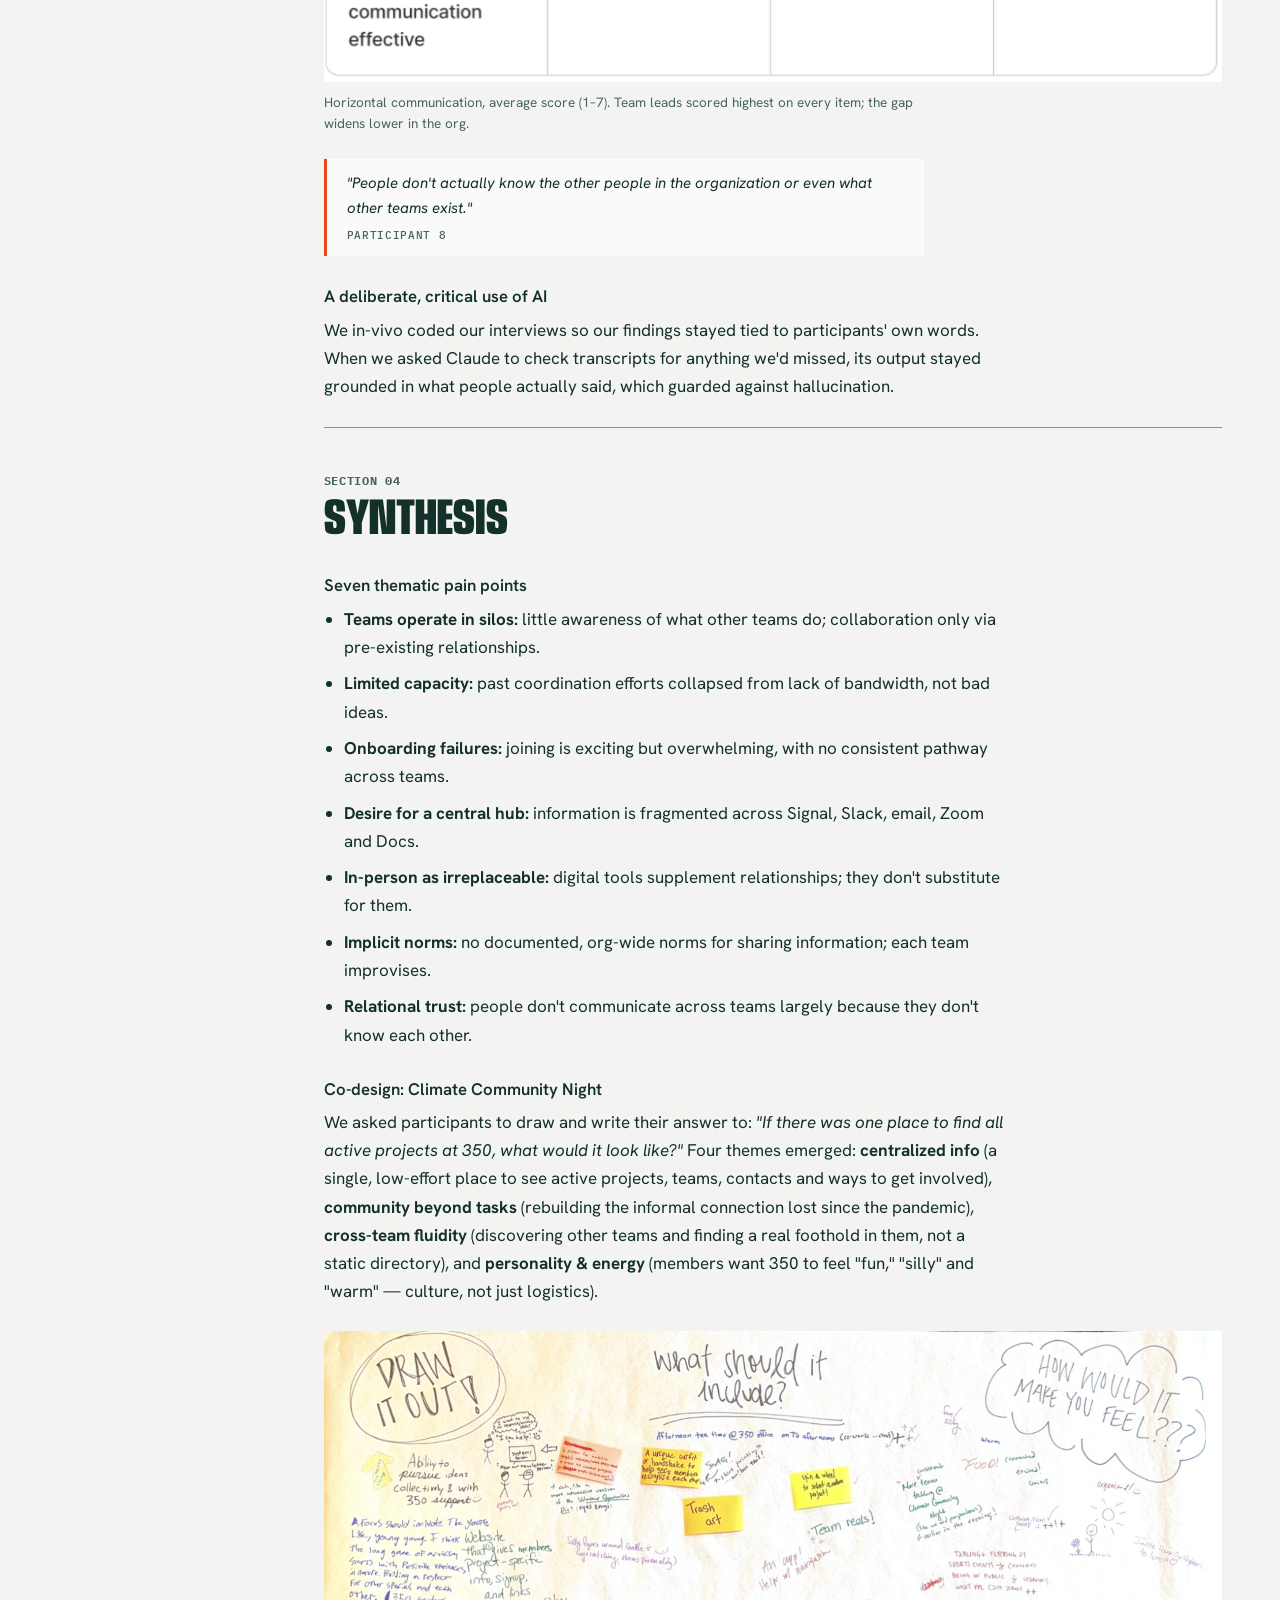
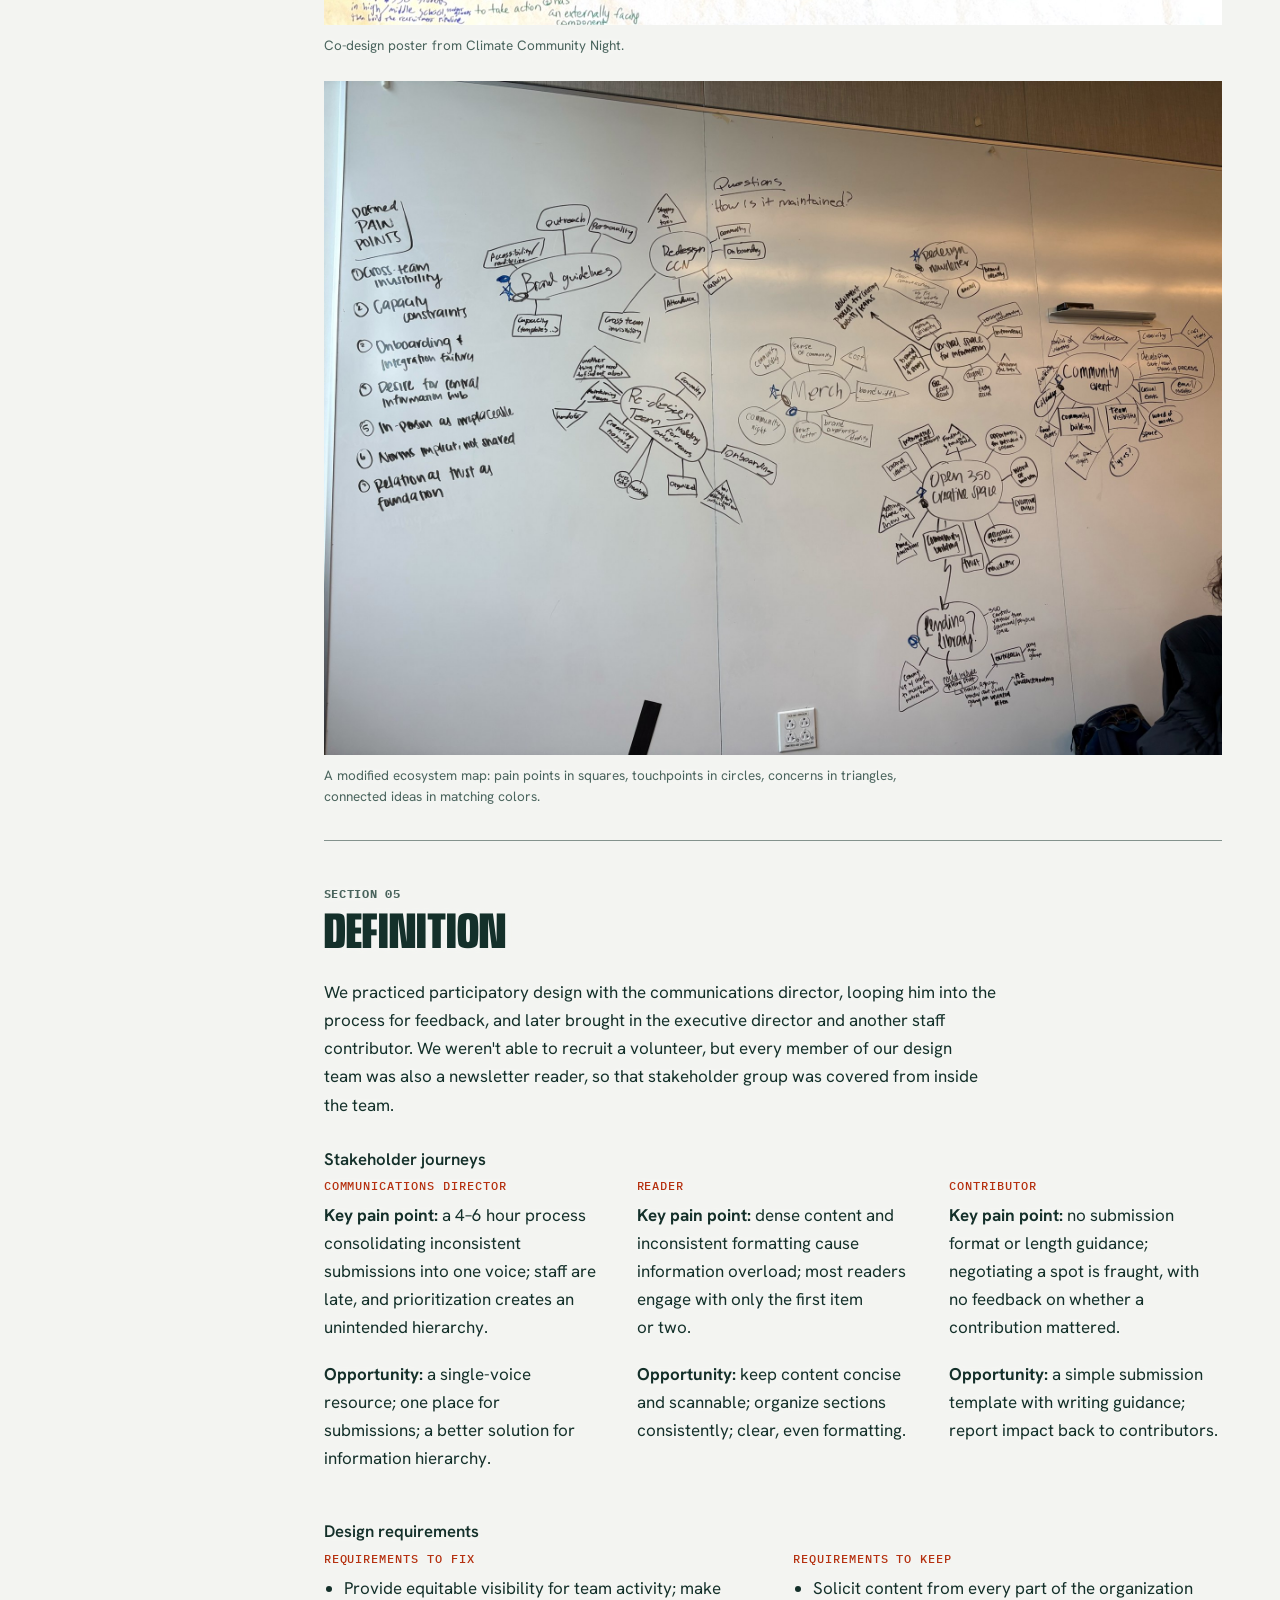
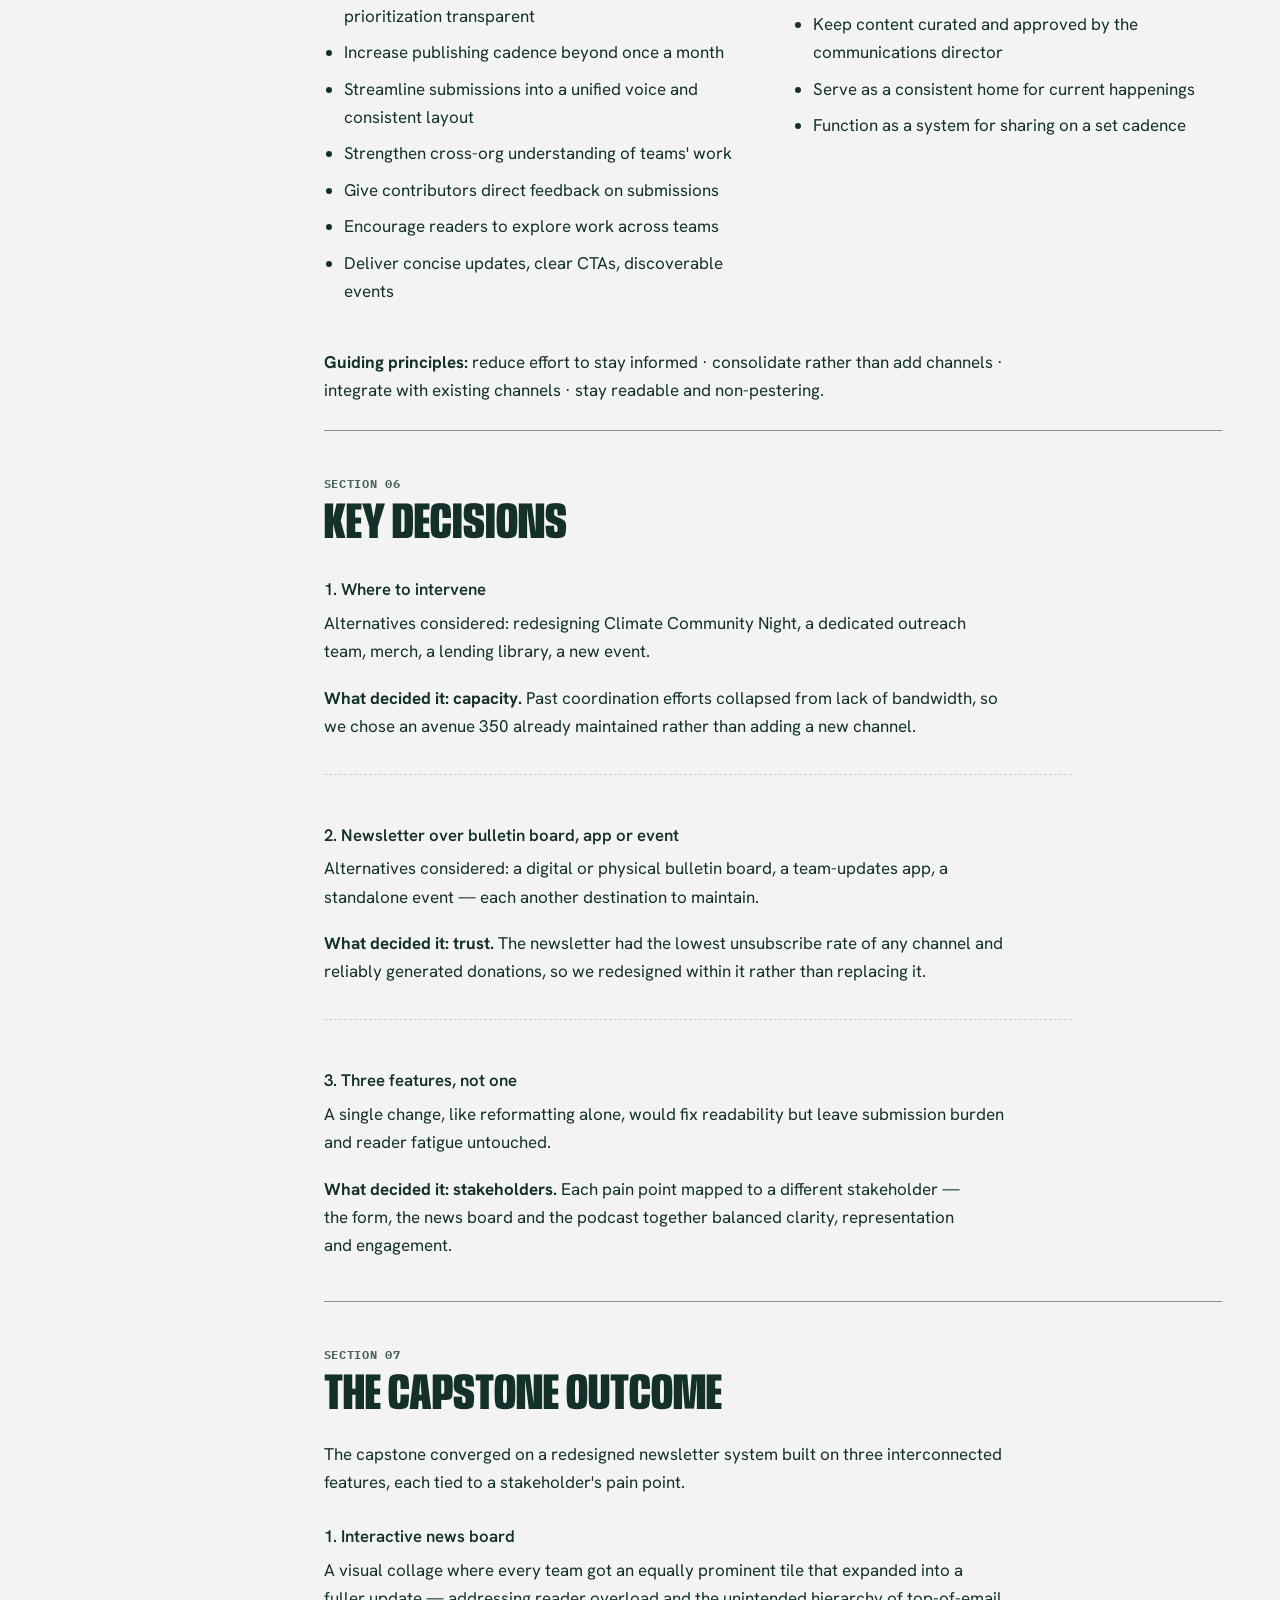
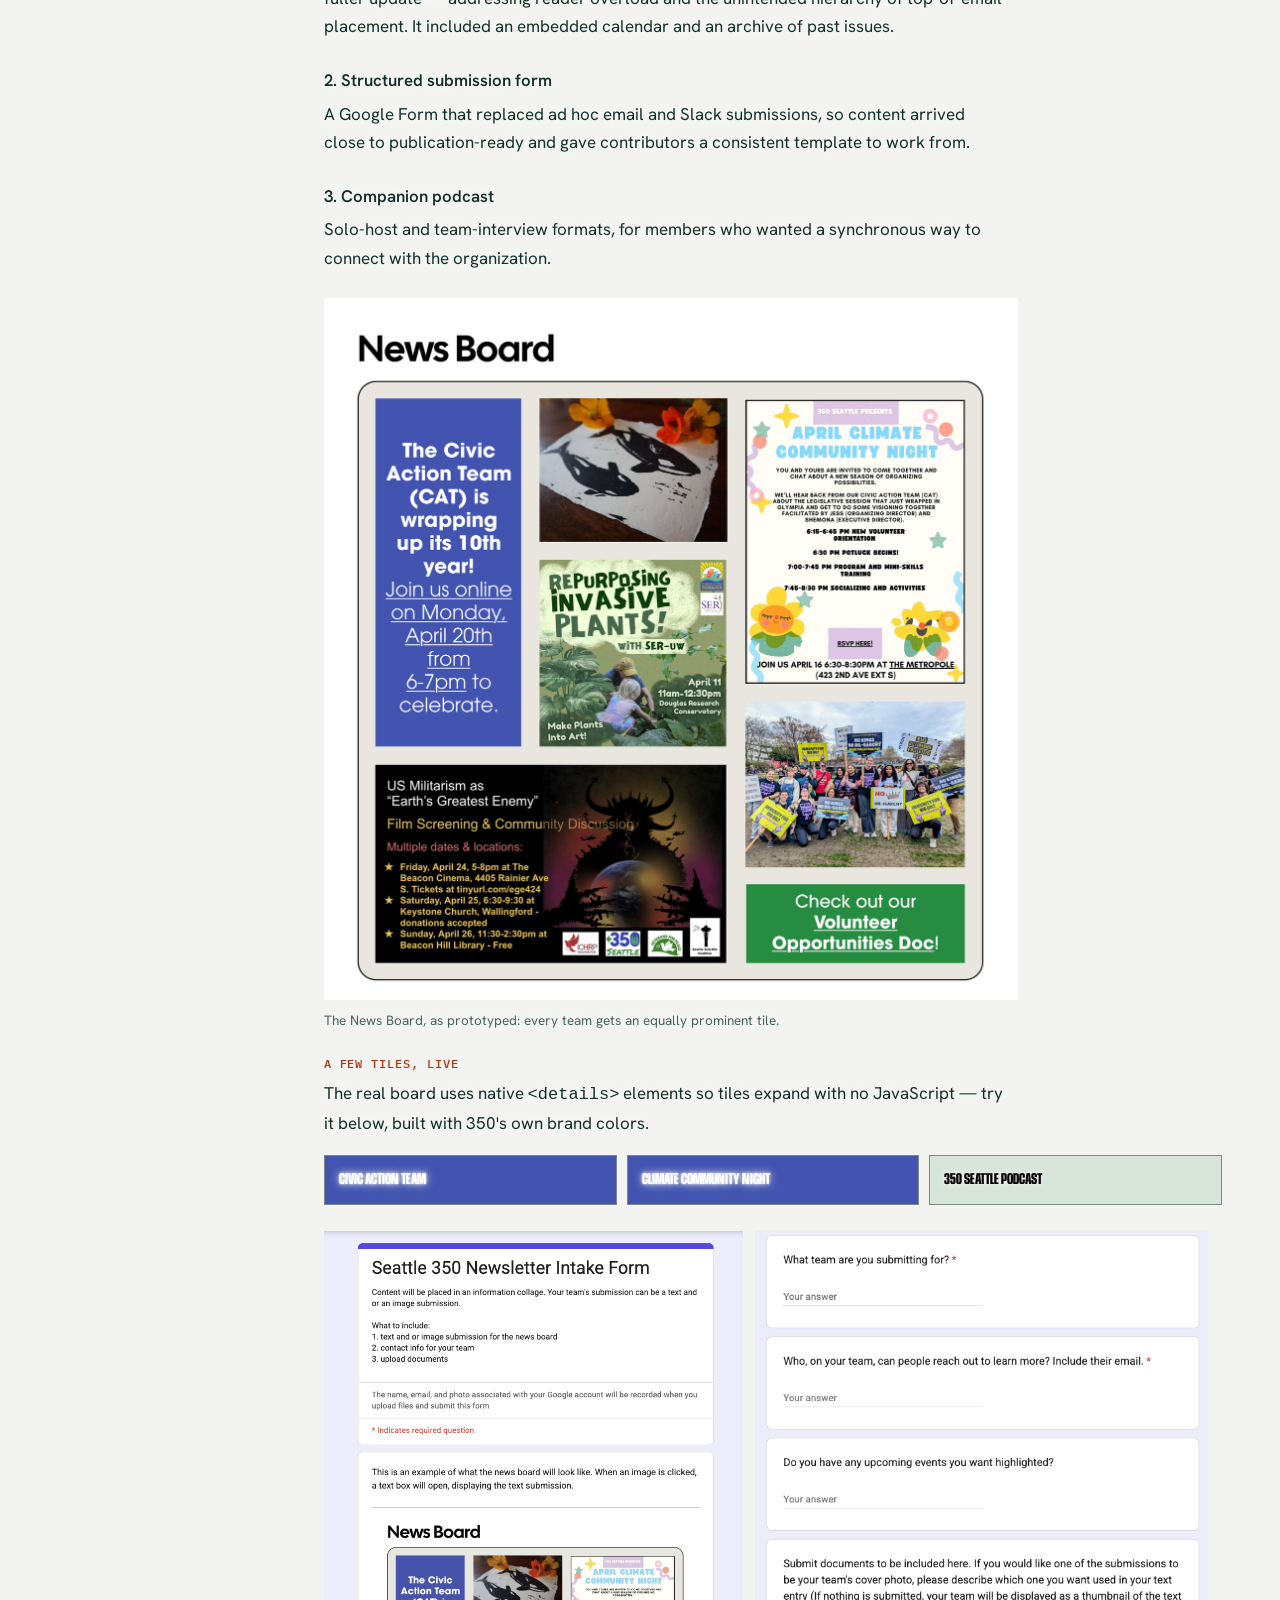
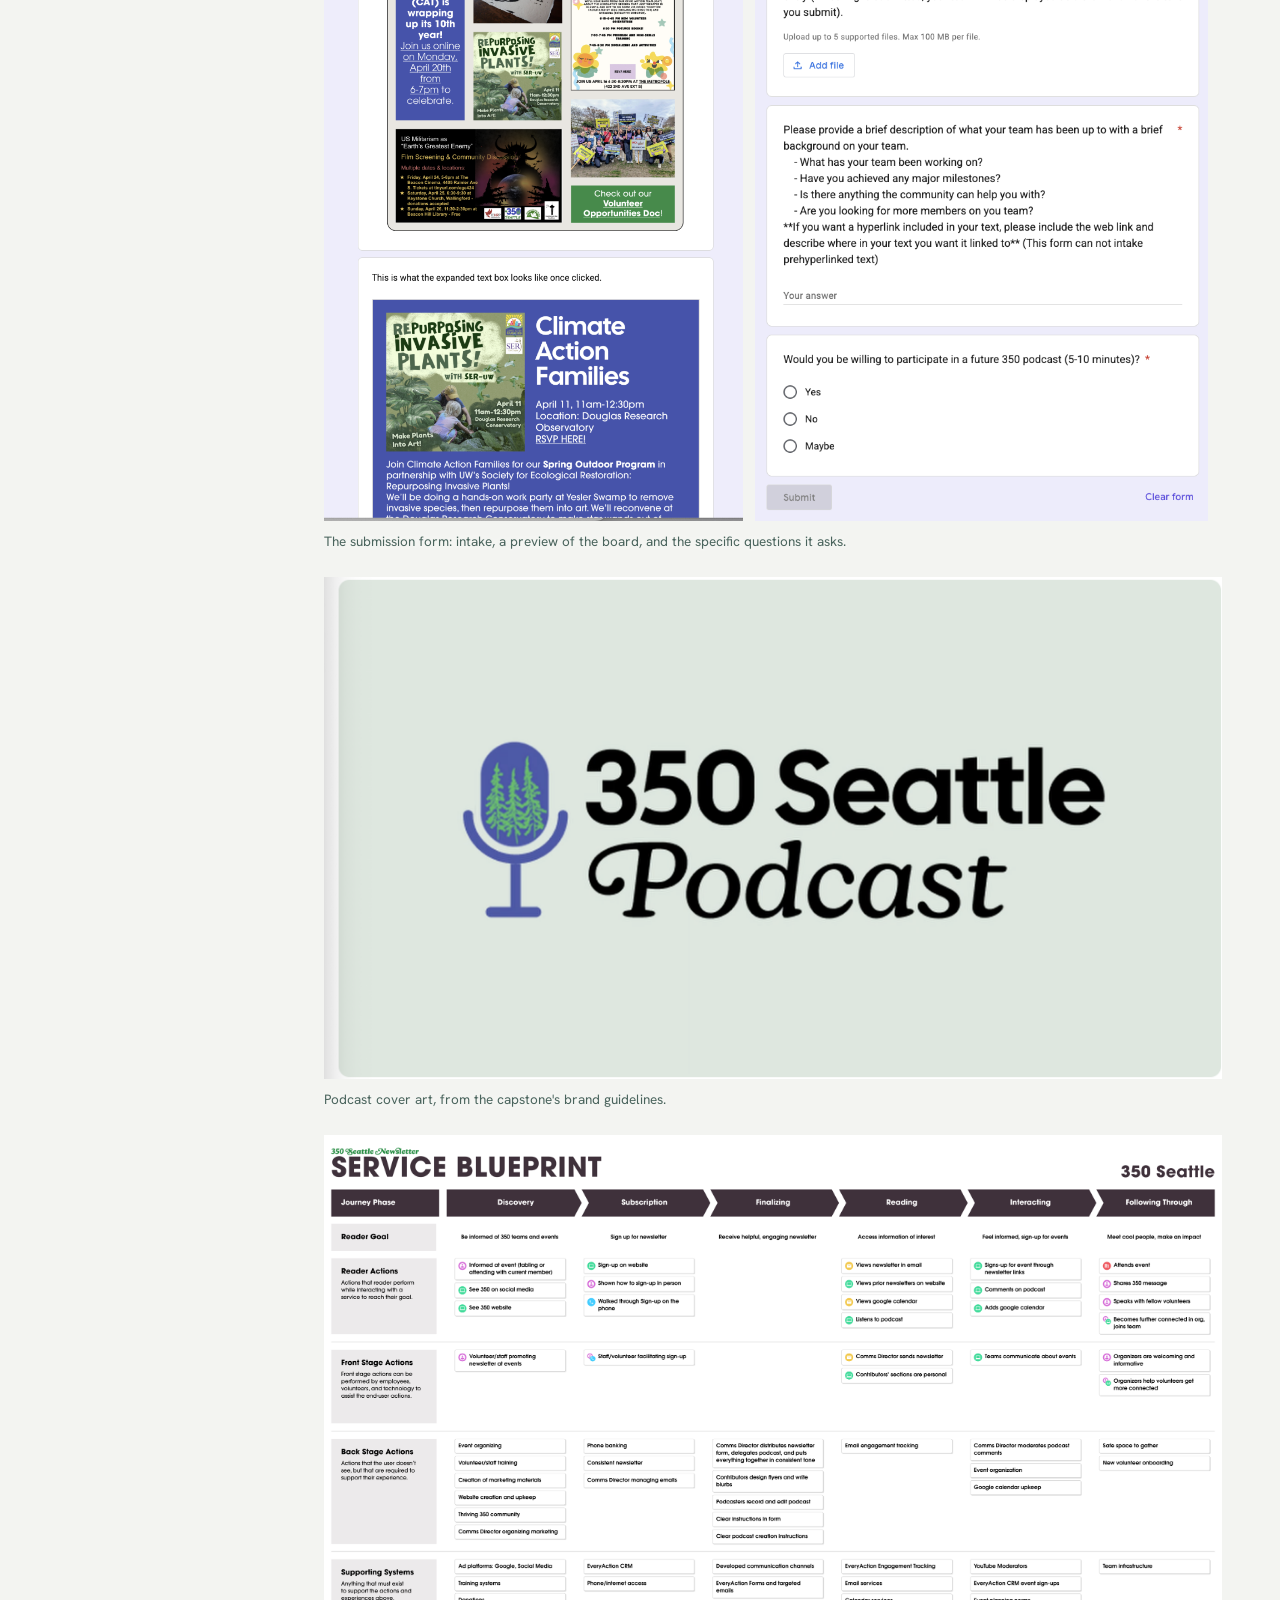
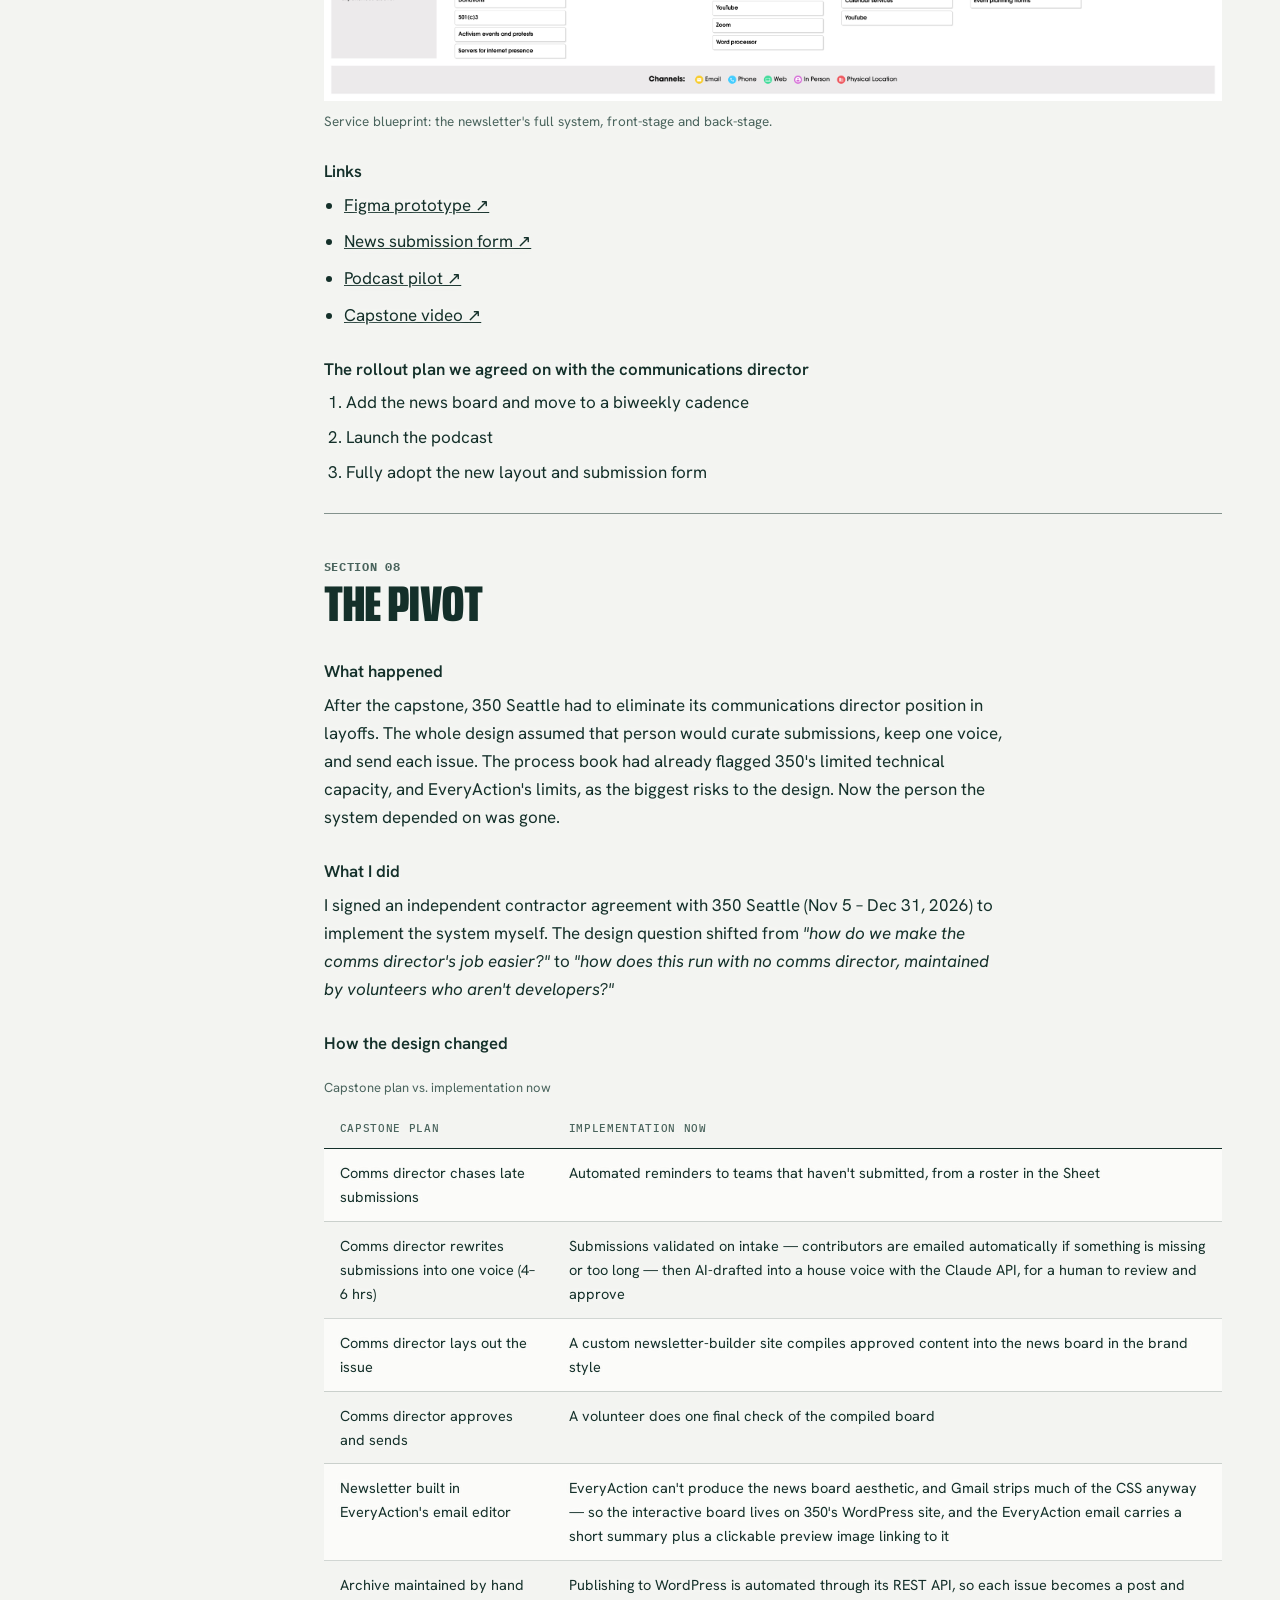
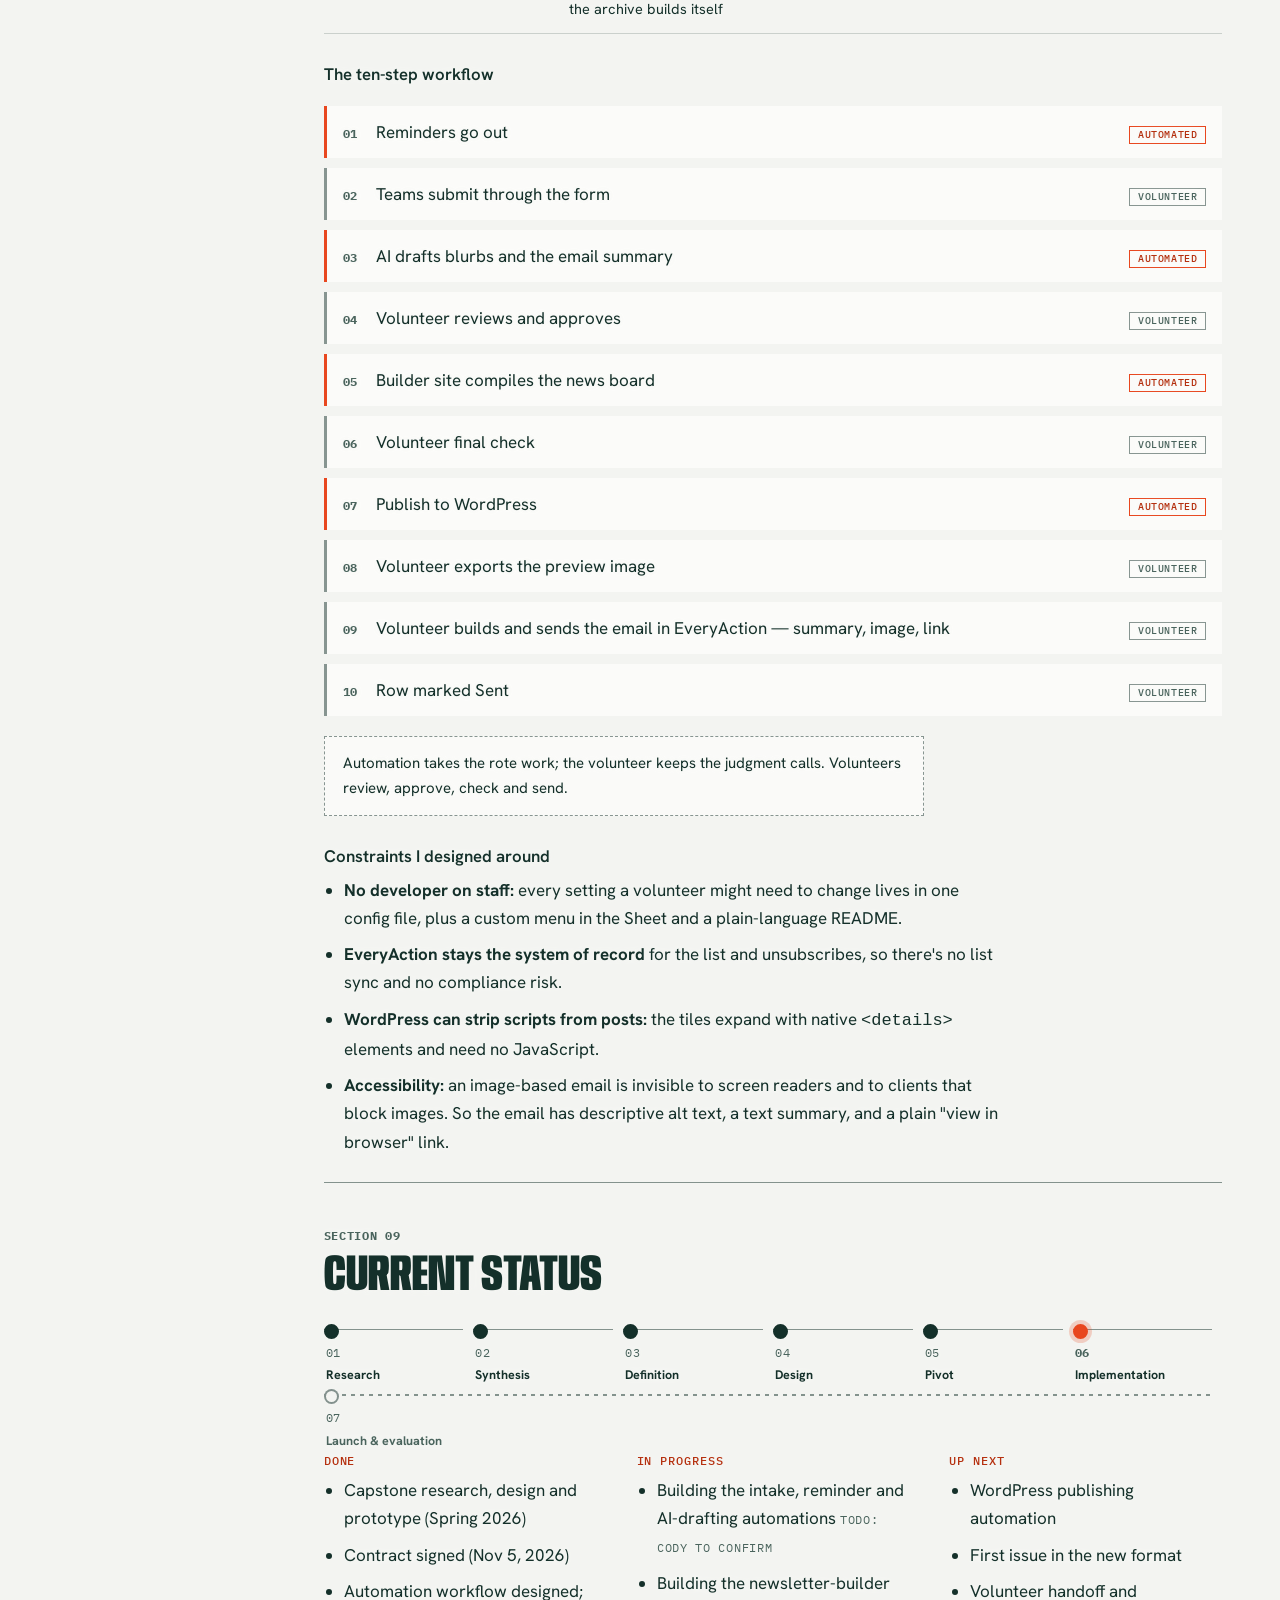
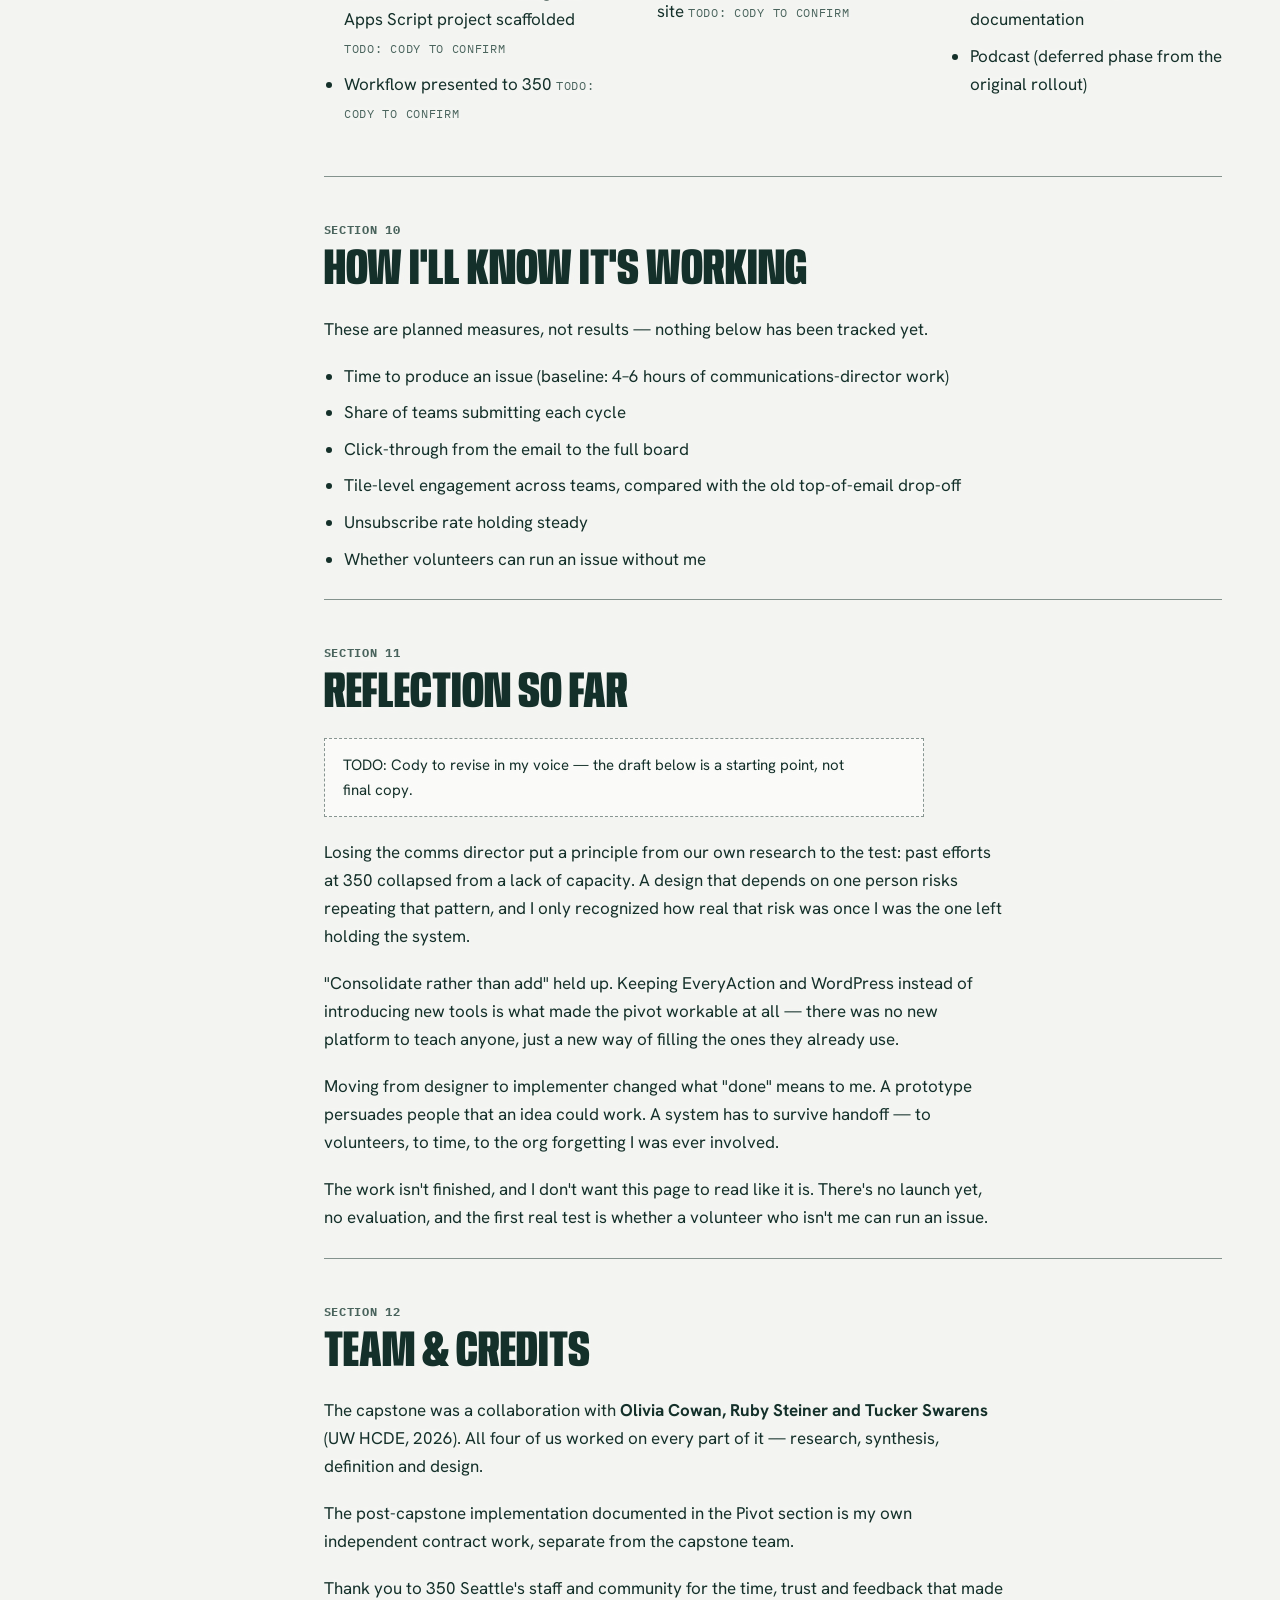
<file: 350-seattle-newsletter.html>
<!doctype html>
<html lang="en">
<head>
<meta charset="utf-8">
<meta name="viewport" content="width=device-width,initial-scale=1,viewport-fit=cover">
<title>350 Seattle Newsletter · Cody Trinkaus</title>
<meta name="description" content="Case study: a grassroots climate org's newsletter system, redesigned from research as a UW capstone and now being rebuilt, as an independent contractor, to run without a communications director. In progress.">
<link rel="preconnect" href="https://fonts.googleapis.com">
<link rel="preconnect" href="https://fonts.gstatic.com" crossorigin>
<link rel="stylesheet" href="https://fonts.googleapis.com/css2?family=Anybody:wdth,wght@50..150,300..900&family=Hanken+Grotesk:wght@400;500;600&family=IBM+Plex+Mono:wght@400;500&display=swap">
<link rel="stylesheet" href="case.css">
</head>
<body>
<canvas id="terrain" aria-hidden="true"></canvas>
<canvas id="tracks" aria-hidden="true"></canvas>
<header class="bar g"><a class="brand" href="index.html">C. Trinkaus</a><a href="index.html#work">← Back to timeline</a></header>
<main>
<section class="hero g">
  <p class="mono" style="margin:0">Case study · El. Fall 2026 · Service Design</p>
  <h1>350 Seattle Newsletter</h1>
  <p class="sub">A grassroots climate org's newsletter system, redesigned from research and now being rebuilt to run without a communications director.</p>
  <p class="status-badge"><i aria-hidden="true"></i>In progress · implementation underway, Nov–Dec 2026</p>
  <p class="mono" style="margin:10px 0 0">Last updated November 11, 2026</p>
  <dl class="facts">
    <div><dt>Role</dt><dd>UX researcher &amp; designer (capstone, team of four) → independent contractor and sole implementer</dd></div>
    <div><dt>Timeline</dt><dd>Spring 2026 capstone; implementation Nov–Dec 2026</dd></div>
    <div><dt>Methods</dt><dd>Field study, interviews, CSQ survey, in-vivo coding, affinity mapping, co-design, journey mapping, service blueprinting, prototyping</dd></div>
    <div><dt>Tools</dt><dd>Figma, Google Forms/Sheets, Google Apps Script, Claude API, WordPress, EveryAction CRM</dd></div>
  </dl>
  <button type="button" class="frame cover" aria-label="Enlarge image" style="margin-top:28px"><img src="assets/350newsletter/hero-newsletter.png" width="1600" height="1334" alt="The 350 Seattle Newsletter prototype: masthead and the start of the interactive News Board tile grid"></button>
</section>
<div class="layout g">
  <nav class="toc" aria-label="Contents"><h2>Contents</h2><ol>
    <li><a href="#tldr">TL;DR</a></li>
    <li><a href="#context">Context</a></li>
    <li><a href="#research">Research</a></li>
    <li><a href="#synthesis">Synthesis</a></li>
    <li><a href="#definition">Definition</a></li>
    <li><a href="#design">Key Decisions</a></li>
    <li><a href="#outcome">The Capstone Outcome</a></li>
    <li><a href="#pivot">The Pivot</a></li>
    <li><a href="#status">Current Status</a></li>
    <li><a href="#measures">How I'll Know It's Working</a></li>
    <li><a href="#reflection">Reflection So Far</a></li>
    <li><a href="#credits">Team &amp; Credits</a></li>
  </ol></nav>
  <article>

<section id="tldr"><h2><span class="n mono">Section 01</span>TL;DR</h2>
<p>350 Seattle's leadership named internal communication as its biggest unsolved problem. Our research traced it to one gap: members have no shared, low-effort way to see what the organization is doing, who is doing it, and how to get involved. We redesigned the newsletter, the org's most trusted channel, into a submission form, an interactive news board and a companion podcast. When the communications director role was eliminated, I took on a contract to rebuild the system so it no longer depends on one person, and I'm implementing it now.</p>
</section>

<section id="context"><h2><span class="n mono">Section 02</span>Context</h2>
<ul class="list">
<li>350 Seattle is a grassroots, non-hierarchical climate justice organization: 8 staff collective members, 9+ teams and campaigns, thousands of supporters. Coordination runs on informal networks and the goodwill of volunteers who are already stretched thin.</li>
<li>After COVID, the in-person, word-of-mouth channels gave way to asynchronous tools, and communication never adapted as the org added paid staff and team leads.</li>
<li>The newsletter had the <b>lowest unsubscribe rate of any 350 channel</b> and was the <b>only email type that consistently generated donations</b>. So we redesigned within it rather than replacing it.</li>
</ul>
<blockquote>"How might we use existing streams of communication at 350 Seattle to intervene creatively in support of team-to-team understanding?"<cite>Guiding design question</cite></blockquote>
</section>

<section id="research"><h2><span class="n mono">Section 03</span>Research</h2>
<div class="stats"><span>8 semi-structured interviews</span><span>17 survey participants</span><span>3 field observations</span><span>7 thematic pain points</span></div>
<p>Interviews ran 45–60 minutes with five staff, three volunteers and one team lead, recruited by snowball sampling. Field observations covered a Policy Action Zoom meeting, a volunteer-pathways discussion, and Climate Community Night, including sitting in on New Member Orientation to feel the onboarding experience firsthand.</p>
<h4>Horizontal communication scored lowest, for every role</h4>
<p>We used a reduced Communication Satisfaction Questionnaire, adapted from Fields (2002), rating five dimensions — Communication Climate, Supervisory Communication, Horizontal &amp; Informal Communication, Organizational Integration, and Media Quality — on a 1–7 scale. Team leads were most satisfied, then volunteers, then staff. But across every role, horizontal communication — communication across teams — scored the lowest. That confirmed cross-team invisibility as the core issue, not a symptom, and pointed the design squarely at it.</p>
<figure><button type="button" class="frame" aria-label="Enlarge image"><img src="assets/350newsletter/survey-table.png" width="1004" height="612" alt="Table of Communication Satisfaction Questionnaire scores for four horizontal-communication items — horizontal communication free-flowing, informal communication accurate, grapevine activity, and coworker communication effective — broken out by staff, team lead and volunteer roles. Staff and volunteers scored consistently lower than team leads on every item." loading="lazy"></button>
<figcaption>Horizontal communication, average score (1–7). Team leads scored highest on every item; the gap widens lower in the org.</figcaption></figure>
<blockquote>"People don't actually know the other people in the organization or even what other teams exist."<cite>Participant 8</cite></blockquote>
<h4>A deliberate, critical use of AI</h4>
<p>We in-vivo coded our interviews so our findings stayed tied to participants' own words. When we asked Claude to check transcripts for anything we'd missed, its output stayed grounded in what people actually said, which guarded against hallucination.</p>
</section>

<section id="synthesis"><h2><span class="n mono">Section 04</span>Synthesis</h2>
<h4>Seven thematic pain points</h4>
<ul class="list">
<li><b>Teams operate in silos:</b> little awareness of what other teams do; collaboration only via pre-existing relationships.</li>
<li><b>Limited capacity:</b> past coordination efforts collapsed from lack of bandwidth, not bad ideas.</li>
<li><b>Onboarding failures:</b> joining is exciting but overwhelming, with no consistent pathway across teams.</li>
<li><b>Desire for a central hub:</b> information is fragmented across Signal, Slack, email, Zoom and Docs.</li>
<li><b>In-person as irreplaceable:</b> digital tools supplement relationships; they don't substitute for them.</li>
<li><b>Implicit norms:</b> no documented, org-wide norms for sharing information; each team improvises.</li>
<li><b>Relational trust:</b> people don't communicate across teams largely because they don't know each other.</li>
</ul>
<h4>Co-design: Climate Community Night</h4>
<p>We asked participants to draw and write their answer to: <i>"If there was one place to find all active projects at 350, what would it look like?"</i> Four themes emerged: <b>centralized info</b> (a single, low-effort place to see active projects, teams, contacts and ways to get involved), <b>community beyond tasks</b> (rebuilding the informal connection lost since the pandemic), <b>cross-team fluidity</b> (discovering other teams and finding a real foothold in them, not a static directory), and <b>personality &amp; energy</b> (members want 350 to feel "fun," "silly" and "warm" — culture, not just logistics).</p>
<figure><button type="button" class="frame" aria-label="Enlarge image"><img src="assets/350newsletter/codesign-poster.jpg" width="1558" height="510" alt="Large paper poster from the co-design exercise at Climate Community Night, covered in handwritten and sticky-note responses to prompts like 'what should it include' and 'how would it make you feel,' including ideas like trash art, team reels, and spinning a wheel to select a random project." loading="lazy"></button>
<figcaption>Co-design poster from Climate Community Night.</figcaption></figure>
<figure><button type="button" class="frame" aria-label="Enlarge image"><img src="assets/350newsletter/ecosystem-map.jpg" width="2000" height="1500" alt="Whiteboard photo of the team's ecosystem map from ideation, with defined pain points listed at left and branching diagrams for ideas like Redesign Newsletter, Merch, Open 350 Creative Space and Community Event, using squares for pain points, circles for touchpoints and triangles for concerns." loading="lazy"></button>
<figcaption>A modified ecosystem map: pain points in squares, touchpoints in circles, concerns in triangles, connected ideas in matching colors.</figcaption></figure>
</section>

<section id="definition"><h2><span class="n mono">Section 05</span>Definition</h2>
<p>We practiced participatory design with the communications director, looping him into the process for feedback, and later brought in the executive director and another staff contributor. We weren't able to recruit a volunteer, but every member of our design team was also a newsletter reader, so that stakeholder group was covered from inside the team.</p>
<h4>Stakeholder journeys</h4>
<div class="cols2">
<div><h5>Communications director</h5><p><b>Key pain point:</b> a 4–6 hour process consolidating inconsistent submissions into one voice; staff are late, and prioritization creates an unintended hierarchy.</p><p><b>Opportunity:</b> a single-voice resource; one place for submissions; a better solution for information hierarchy.</p></div>
<div><h5>Reader</h5><p><b>Key pain point:</b> dense content and inconsistent formatting cause information overload; most readers engage with only the first item or two.</p><p><b>Opportunity:</b> keep content concise and scannable; organize sections consistently; clear, even formatting.</p></div>
<div><h5>Contributor</h5><p><b>Key pain point:</b> no submission format or length guidance; negotiating a spot is fraught, with no feedback on whether a contribution mattered.</p><p><b>Opportunity:</b> a simple submission template with writing guidance; report impact back to contributors.</p></div>
</div>
<h4>Design requirements</h4>
<div class="cols2">
<div><h5>Requirements to fix</h5><ul class="list">
<li>Provide equitable visibility for team activity; make prioritization transparent</li>
<li>Increase publishing cadence beyond once a month</li>
<li>Streamline submissions into a unified voice and consistent layout</li>
<li>Strengthen cross-org understanding of teams' work</li>
<li>Give contributors direct feedback on submissions</li>
<li>Encourage readers to explore work across teams</li>
<li>Deliver concise updates, clear CTAs, discoverable events</li>
</ul></div>
<div><h5>Requirements to keep</h5><ul class="list">
<li>Solicit content from every part of the organization</li>
<li>Keep content curated and approved by the communications director</li>
<li>Serve as a consistent home for current happenings</li>
<li>Function as a system for sharing on a set cadence</li>
</ul></div>
</div>
<p><b>Guiding principles:</b> reduce effort to stay informed · consolidate rather than add channels · integrate with existing channels · stay readable and non-pestering.</p>
</section>

<section id="design"><h2><span class="n mono">Section 06</span>Key Decisions</h2>
<div class="req"><h4>1. Where to intervene</h4><p>Alternatives considered: redesigning Climate Community Night, a dedicated outreach team, merch, a lending library, a new event.</p><p><b>What decided it: capacity.</b> Past coordination efforts collapsed from lack of bandwidth, so we chose an avenue 350 already maintained rather than adding a new channel.</p></div>
<div class="req"><h4>2. Newsletter over bulletin board, app or event</h4><p>Alternatives considered: a digital or physical bulletin board, a team-updates app, a standalone event — each another destination to maintain.</p><p><b>What decided it: trust.</b> The newsletter had the lowest unsubscribe rate of any channel and reliably generated donations, so we redesigned within it rather than replacing it.</p></div>
<div class="req"><h4>3. Three features, not one</h4><p>A single change, like reformatting alone, would fix readability but leave submission burden and reader fatigue untouched.</p><p><b>What decided it: stakeholders.</b> Each pain point mapped to a different stakeholder — the form, the news board and the podcast together balanced clarity, representation and engagement.</p></div>
</section>

<section id="outcome"><h2><span class="n mono">Section 07</span>The Capstone Outcome</h2>
<p>The capstone converged on a redesigned newsletter system built on three interconnected features, each tied to a stakeholder's pain point.</p>
<h4>1. Interactive news board</h4>
<p>A visual collage where every team got an equally prominent tile that expanded into a fuller update — addressing reader overload and the unintended hierarchy of top-of-email placement. It included an embedded calendar and an archive of past issues.</p>
<h4>2. Structured submission form</h4>
<p>A Google Form that replaced ad hoc email and Slack submissions, so content arrived close to publication-ready and gave contributors a consistent template to work from.</p>
<h4>3. Companion podcast</h4>
<p>Solo-host and team-interview formats, for members who wanted a synchronous way to connect with the organization.</p>
<figure><button type="button" class="frame" aria-label="Enlarge image"><img src="assets/350newsletter/news-board-mobile.png" width="1400" height="1415" alt="Mobile prototype of the News Board: a grid of tiles for different 350 teams and events, each a different color and shape, representing the interactive collage layout." loading="lazy"></button>
<figcaption>The News Board, as prototyped: every team gets an equally prominent tile.</figcaption></figure>
<h5>A few tiles, live</h5>
<p>The real board uses native <code>&lt;details&gt;</code> elements so tiles expand with no JavaScript — try it below, built with 350's own brand colors.</p>
<div class="board-mini">
<details><summary>Civic Action Team</summary><div class="body">The Civic Action Team (CAT) is wrapping up its 10th year! Join online on Monday, April 20th from 6–7pm to celebrate.</div></details>
<details><summary>Climate Community Night</summary><div class="body">You and yours are invited to come together and chat about a new season of organizing possibilities — new volunteer orientation, a potluck, and mini-skills training.</div></details>
<details class="podcast"><summary>350 Seattle Podcast</summary><div class="body">Solo-host and team-interview formats for members who want a synchronous way to connect with the organization. <a href="https://www.youtube.com/watch?v=pddN1cyJSMY" target="_blank" rel="noopener">Listen to the pilot ↗</a></div></details>
</div>
<figure><div class="gallery">
<button type="button" class="frame" style="--ar:0.471" aria-label="Enlarge image"><img src="assets/350newsletter/submission-form-preview.png" width="754" height="1600" alt="Screens of the Google Form submission flow: intake instructions, a preview of the News Board layout, and an example of one tile expanded into its full text." loading="lazy"></button>
<button type="button" class="frame" style="--ar:0.508" aria-label="Enlarge image"><img src="assets/350newsletter/submission-form-questions.png" width="670" height="1318" alt="The structured submission form's specific questions: team name, point of contact, upcoming events, a file upload, and a description prompt with guiding sub-questions." loading="lazy"></button>
</div><figcaption>The submission form: intake, a preview of the board, and the specific questions it asks.</figcaption></figure>
<figure><button type="button" class="frame" aria-label="Enlarge image"><img src="assets/350newsletter/podcast-cover.png" width="1972" height="1100" alt="350 Seattle Podcast cover art: a microphone icon in the brand's blue, with three evergreen trees, beside the wordmark '350 Seattle Podcast.'" loading="lazy"></button>
<figcaption>Podcast cover art, from the capstone's brand guidelines.</figcaption></figure>
<figure><button type="button" class="frame" aria-label="Enlarge image"><img src="assets/350newsletter/service-blueprint.png" width="2400" height="1511" alt="Service blueprint mapping the newsletter across six journey phases — discovery, subscription, finalizing, reading, interacting and following through — with reader actions, front-stage actions, back-stage actions and supporting systems listed in each column." loading="lazy"></button>
<figcaption>Service blueprint: the newsletter's full system, front-stage and back-stage.</figcaption></figure>
<h4>Links</h4>
<ul class="list">
<li><a href="https://www.figma.com/proto/zrUy1RkveQjTvT2sU4E3Fm/Newsletter?node-id=176-162&amp;p=f&amp;t=phozh2sze4Exzd97-1&amp;scaling=scale-down&amp;content-scaling=fixed&amp;page-id=110%3A154&amp;starting-point-node-id=176%3A162&amp;show-proto-sidebar=1" target="_blank" rel="noopener">Figma prototype ↗</a></li>
<li><a href="https://docs.google.com/forms/d/e/1FAIpQLSfkWz8cqsqFTWxUcWWide7QIlOhWbBqMu3u5bi7LQZqhHq3ew/viewform" target="_blank" rel="noopener">News submission form ↗</a></li>
<li><a href="https://www.youtube.com/watch?v=pddN1cyJSMY" target="_blank" rel="noopener">Podcast pilot ↗</a></li>
<li><a href="https://www.youtube.com/watch?v=aGFt9Ov06KI" target="_blank" rel="noopener">Capstone video ↗</a></li>
</ul>
<h4>The rollout plan we agreed on with the communications director</h4>
<ol class="list">
<li>Add the news board and move to a biweekly cadence</li>
<li>Launch the podcast</li>
<li>Fully adopt the new layout and submission form</li>
</ol>
</section>

<section id="pivot"><h2><span class="n mono">Section 08</span>The Pivot</h2>
<h4>What happened</h4>
<p>After the capstone, 350 Seattle had to eliminate its communications director position in layoffs. The whole design assumed that person would curate submissions, keep one voice, and send each issue. The process book had already flagged 350's limited technical capacity, and EveryAction's limits, as the biggest risks to the design. Now the person the system depended on was gone.</p>
<h4>What I did</h4>
<p>I signed an independent contractor agreement with 350 Seattle (Nov 5 – Dec 31, 2026) to implement the system myself. The design question shifted from <i>"how do we make the comms director's job easier?"</i> to <i>"how does this run with no comms director, maintained by volunteers who aren't developers?"</i></p>
<h4>How the design changed</h4>
<table class="compare">
<caption>Capstone plan vs. implementation now</caption>
<thead><tr><th scope="col">Capstone plan</th><th scope="col">Implementation now</th></tr></thead>
<tbody>
<tr><td data-label="Capstone plan">Comms director chases late submissions</td><td data-label="Implementation now">Automated reminders to teams that haven't submitted, from a roster in the Sheet</td></tr>
<tr><td data-label="Capstone plan">Comms director rewrites submissions into one voice (4–6 hrs)</td><td data-label="Implementation now">Submissions validated on intake — contributors are emailed automatically if something is missing or too long — then AI-drafted into a house voice with the Claude API, for a human to review and approve</td></tr>
<tr><td data-label="Capstone plan">Comms director lays out the issue</td><td data-label="Implementation now">A custom newsletter-builder site compiles approved content into the news board in the brand style</td></tr>
<tr><td data-label="Capstone plan">Comms director approves and sends</td><td data-label="Implementation now">A volunteer does one final check of the compiled board</td></tr>
<tr><td data-label="Capstone plan">Newsletter built in EveryAction's email editor</td><td data-label="Implementation now">EveryAction can't produce the news board aesthetic, and Gmail strips much of the CSS anyway — so the interactive board lives on 350's WordPress site, and the EveryAction email carries a short summary plus a clickable preview image linking to it</td></tr>
<tr><td data-label="Capstone plan">Archive maintained by hand</td><td data-label="Implementation now">Publishing to WordPress is automated through its REST API, so each issue becomes a post and the archive builds itself</td></tr>
</tbody>
</table>
<h4>The ten-step workflow</h4>
<ol class="workflow">
<li class="auto"><span class="i">01</span>Reminders go out<span class="tag">Automated</span></li>
<li><span class="i">02</span>Teams submit through the form<span class="tag">Volunteer</span></li>
<li class="auto"><span class="i">03</span>AI drafts blurbs and the email summary<span class="tag">Automated</span></li>
<li><span class="i">04</span>Volunteer reviews and approves<span class="tag">Volunteer</span></li>
<li class="auto"><span class="i">05</span>Builder site compiles the news board<span class="tag">Automated</span></li>
<li><span class="i">06</span>Volunteer final check<span class="tag">Volunteer</span></li>
<li class="auto"><span class="i">07</span>Publish to WordPress<span class="tag">Automated</span></li>
<li><span class="i">08</span>Volunteer exports the preview image<span class="tag">Volunteer</span></li>
<li><span class="i">09</span>Volunteer builds and sends the email in EveryAction — summary, image, link<span class="tag">Volunteer</span></li>
<li><span class="i">10</span>Row marked Sent<span class="tag">Volunteer</span></li>
</ol>
<p class="note">Automation takes the rote work; the volunteer keeps the judgment calls. Volunteers review, approve, check and send.</p>
<h4>Constraints I designed around</h4>
<ul class="list">
<li><b>No developer on staff:</b> every setting a volunteer might need to change lives in one config file, plus a custom menu in the Sheet and a plain-language README.</li>
<li><b>EveryAction stays the system of record</b> for the list and unsubscribes, so there's no list sync and no compliance risk.</li>
<li><b>WordPress can strip scripts from posts:</b> the tiles expand with native <code>&lt;details&gt;</code> elements and need no JavaScript.</li>
<li><b>Accessibility:</b> an image-based email is invisible to screen readers and to clients that block images. So the email has descriptive alt text, a text summary, and a plain "view in browser" link.</li>
</ul>
</section>

<section id="status"><h2><span class="n mono">Section 09</span>Current Status</h2>
<ol class="phase-track">
<li class="done"><span class="mono">01</span><b>Research</b></li>
<li class="done"><span class="mono">02</span><b>Synthesis</b></li>
<li class="done"><span class="mono">03</span><b>Definition</b></li>
<li class="done"><span class="mono">04</span><b>Design</b></li>
<li class="done"><span class="mono">05</span><b>Pivot</b></li>
<li class="now" aria-current="step"><span class="mono">06</span><b>Implementation</b></li>
<li class="upcoming"><span class="mono">07</span><b>Launch &amp; evaluation</b></li>
</ol>
<!-- EDITABLE: update the three lists below as work moves. No layout changes needed. -->
<div class="cols2">
<div><h5>Done</h5><ul class="list">
<li>Capstone research, design and prototype (Spring 2026)</li>
<li>Contract signed (Nov 5, 2026)</li>
<li>Automation workflow designed; Apps Script project scaffolded <span class="mono">TODO: Cody to confirm</span></li>
<li>Workflow presented to 350 <span class="mono">TODO: Cody to confirm</span></li>
</ul></div>
<div><h5>In progress</h5><ul class="list">
<li>Building the intake, reminder and AI-drafting automations <span class="mono">TODO: Cody to confirm</span></li>
<li>Building the newsletter-builder site <span class="mono">TODO: Cody to confirm</span></li>
</ul></div>
<div><h5>Up next</h5><ul class="list">
<li>WordPress publishing automation</li>
<li>First issue in the new format</li>
<li>Volunteer handoff and documentation</li>
<li>Podcast (deferred phase from the original rollout)</li>
</ul></div>
</div>
<!-- END EDITABLE -->
</section>

<section id="measures"><h2><span class="n mono">Section 10</span>How I'll Know It's Working</h2>
<p>These are planned measures, not results — nothing below has been tracked yet.</p>
<ul class="list">
<li>Time to produce an issue (baseline: 4–6 hours of communications-director work)</li>
<li>Share of teams submitting each cycle</li>
<li>Click-through from the email to the full board</li>
<li>Tile-level engagement across teams, compared with the old top-of-email drop-off</li>
<li>Unsubscribe rate holding steady</li>
<li>Whether volunteers can run an issue without me</li>
</ul>
</section>

<section id="reflection"><h2><span class="n mono">Section 11</span>Reflection So Far</h2>
<p class="note">TODO: Cody to revise in my voice — the draft below is a starting point, not final copy.</p>
<p>Losing the comms director put a principle from our own research to the test: past efforts at 350 collapsed from a lack of capacity. A design that depends on one person risks repeating that pattern, and I only recognized how real that risk was once I was the one left holding the system.</p>
<p>"Consolidate rather than add" held up. Keeping EveryAction and WordPress instead of introducing new tools is what made the pivot workable at all — there was no new platform to teach anyone, just a new way of filling the ones they already use.</p>
<p>Moving from designer to implementer changed what "done" means to me. A prototype persuades people that an idea could work. A system has to survive handoff — to volunteers, to time, to the org forgetting I was ever involved.</p>
<p>The work isn't finished, and I don't want this page to read like it is. There's no launch yet, no evaluation, and the first real test is whether a volunteer who isn't me can run an issue.</p>
</section>

<section id="credits"><h2><span class="n mono">Section 12</span>Team &amp; Credits</h2>
<p>The capstone was a collaboration with <b>Olivia Cowan, Ruby Steiner and Tucker Swarens</b> (UW HCDE, 2026). All four of us worked on every part of it — research, synthesis, definition and design.</p>
<p>The post-capstone implementation documented in the Pivot section is my own independent contract work, separate from the capstone team.</p>
<p>Thank you to 350 Seattle's staff and community for the time, trust and feedback that made this project possible.</p>
</section>

  </article>
</div>
</main>
<footer class="g">
  <nav class="pager" aria-label="More work">
    <a href="index.html#work"><span class="mono">All projects</span><b>Timeline</b></a>
    <a href="llm-reflection-drg.html"><span class="mono">Next case study · Research · 2026</span><b>LLM Scaffolded Reflection</b></a>
  </nav>
  <p class="mono">© 2026 Cody Trinkaus · <a href="mailto:codytrinkaus@gmail.com">codytrinkaus@gmail.com</a> · <a href="https://linkedin.com/in/codytrinkaus" target="_blank" rel="noopener">LinkedIn</a></p>
</footer>
<dialog id="zoom" aria-label="Enlarged image"><button type="button" autofocus>Close ✕</button><img alt=""></dialog>
<script src="case.js"></script>
<script src="edit.js"></script>
</body>
</html>
</file>
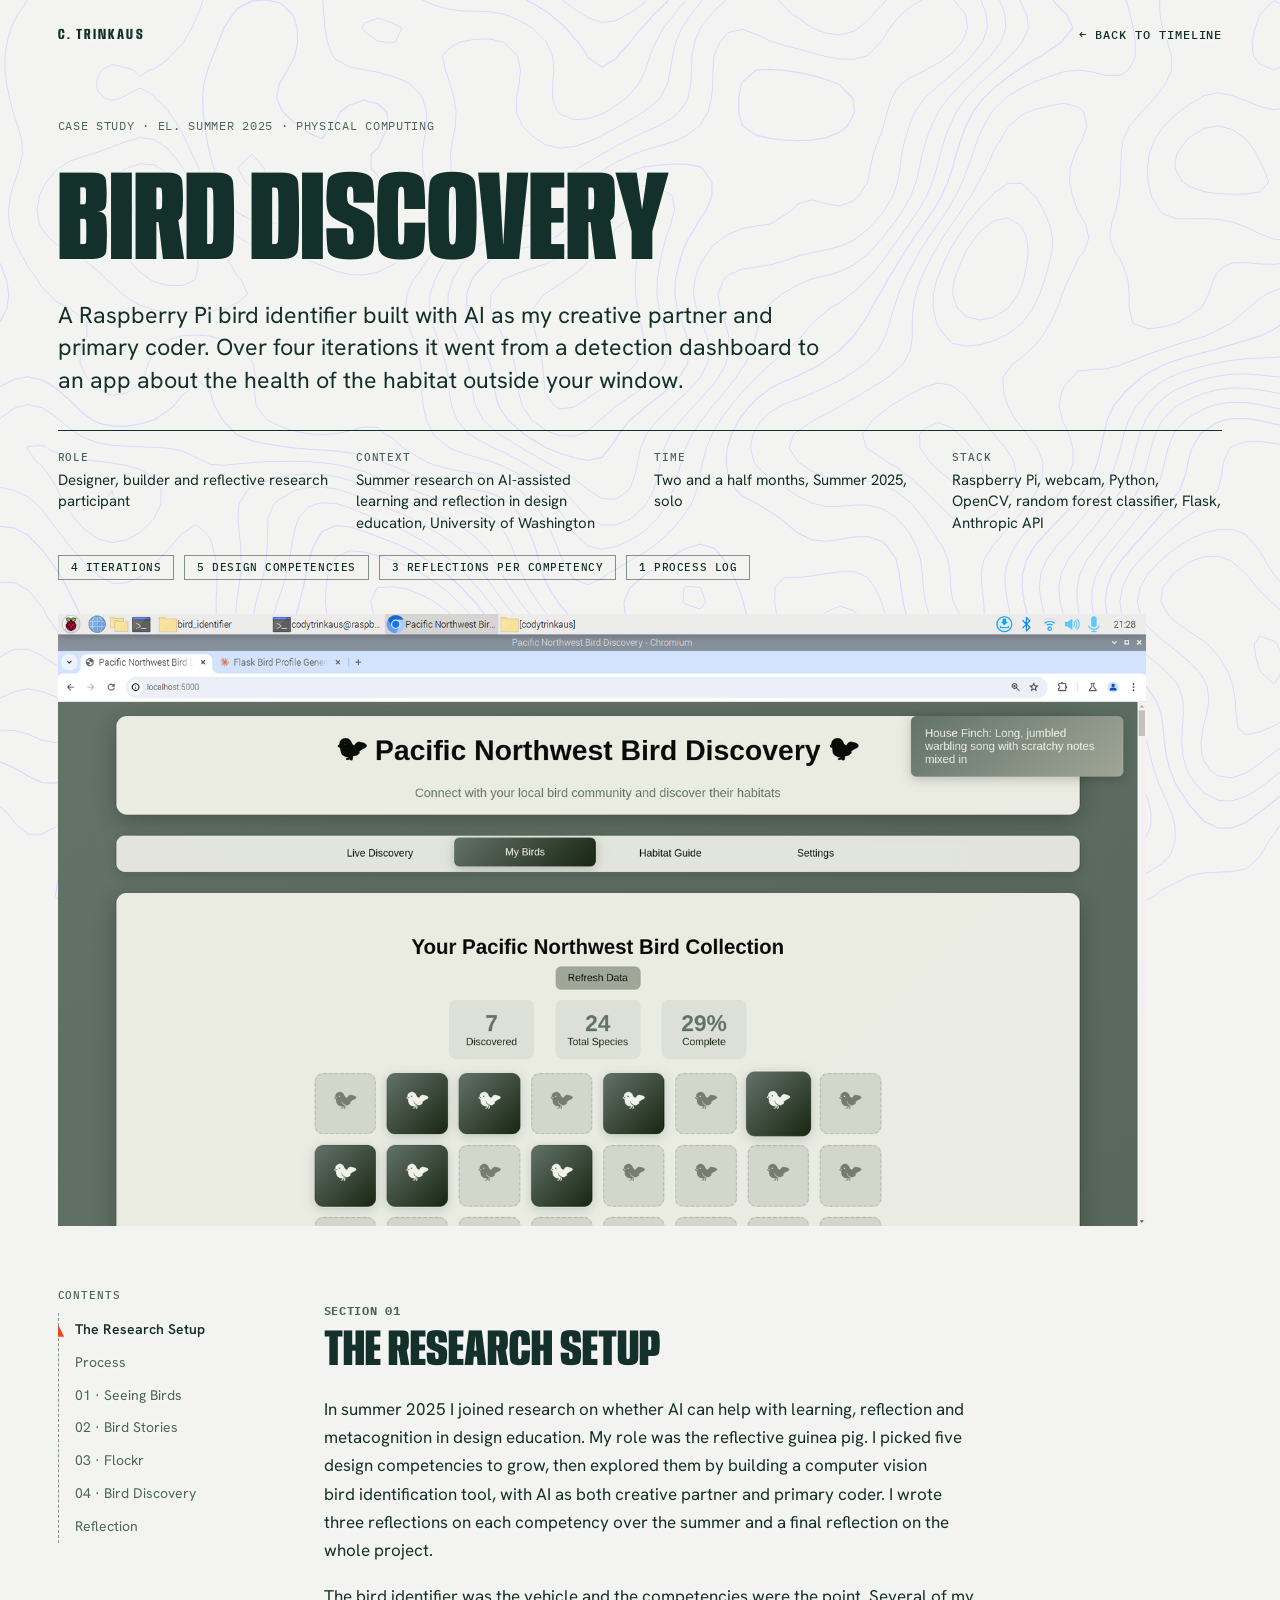
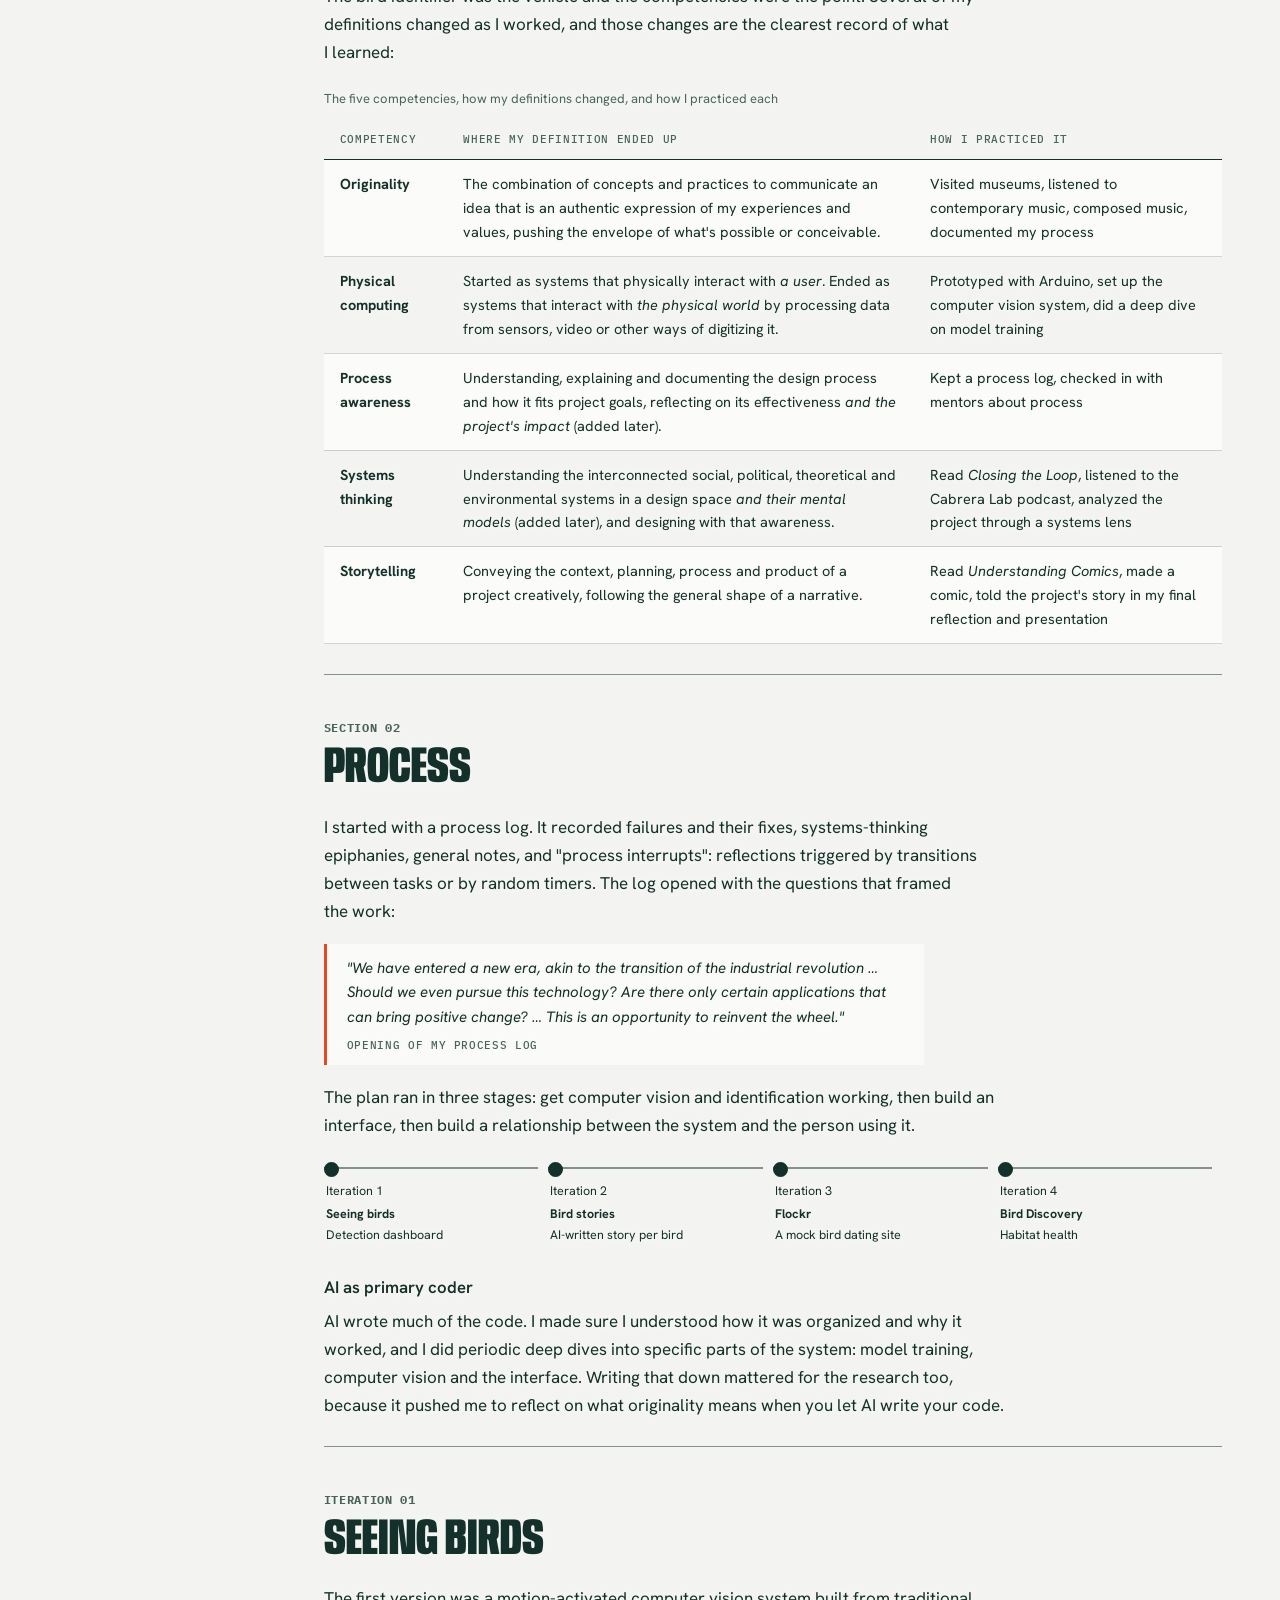
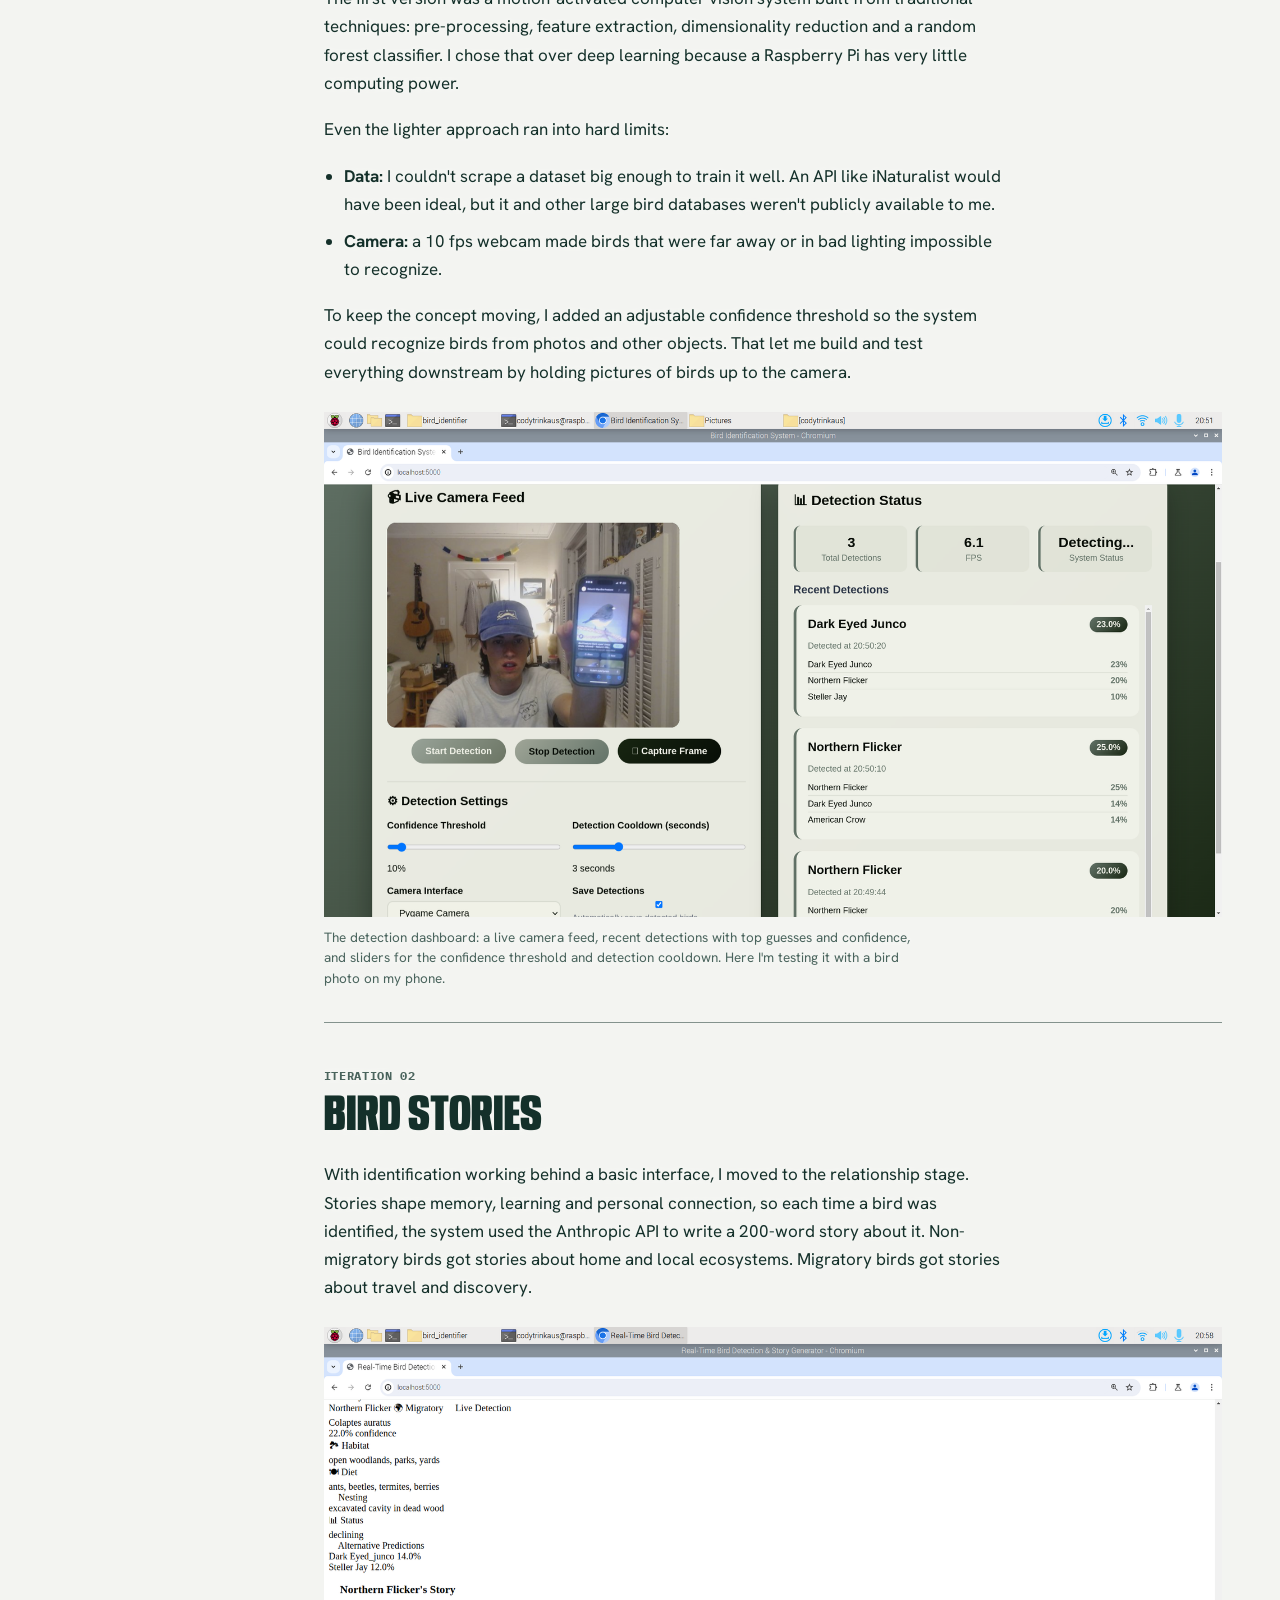
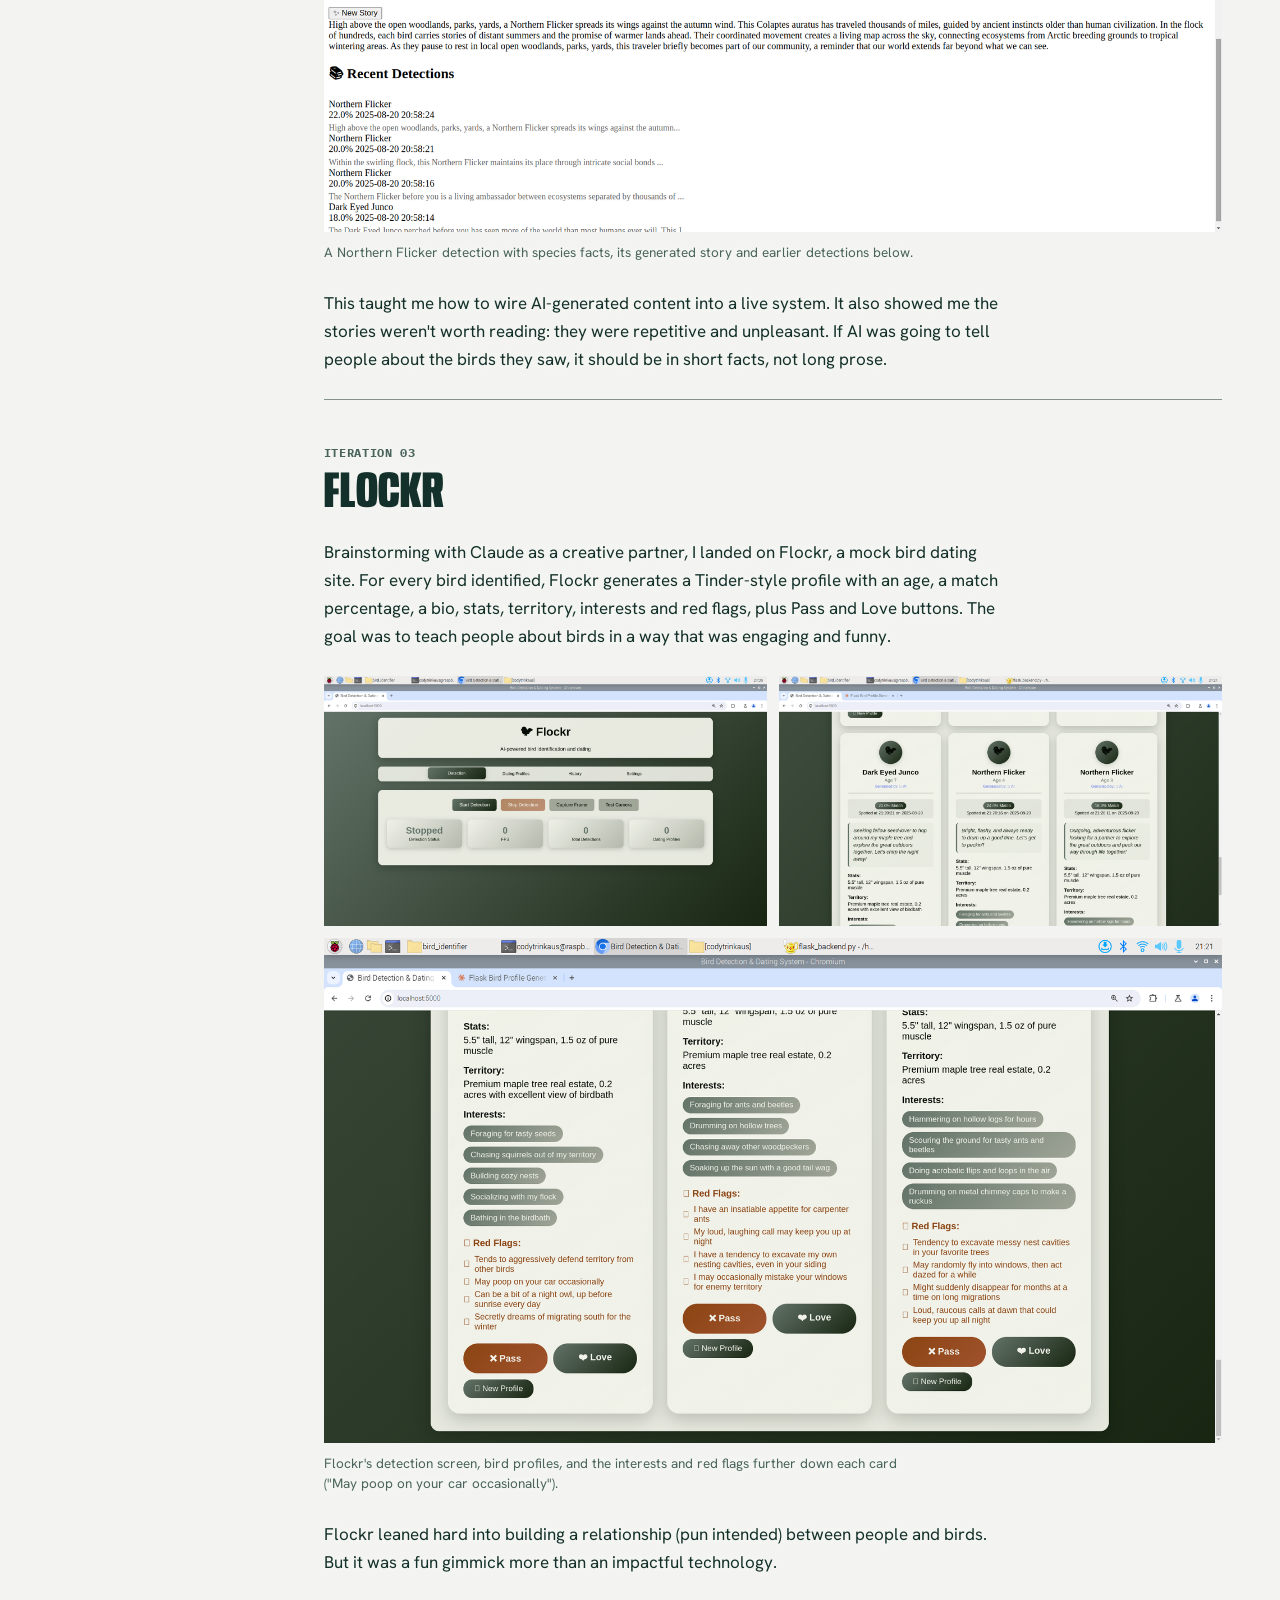
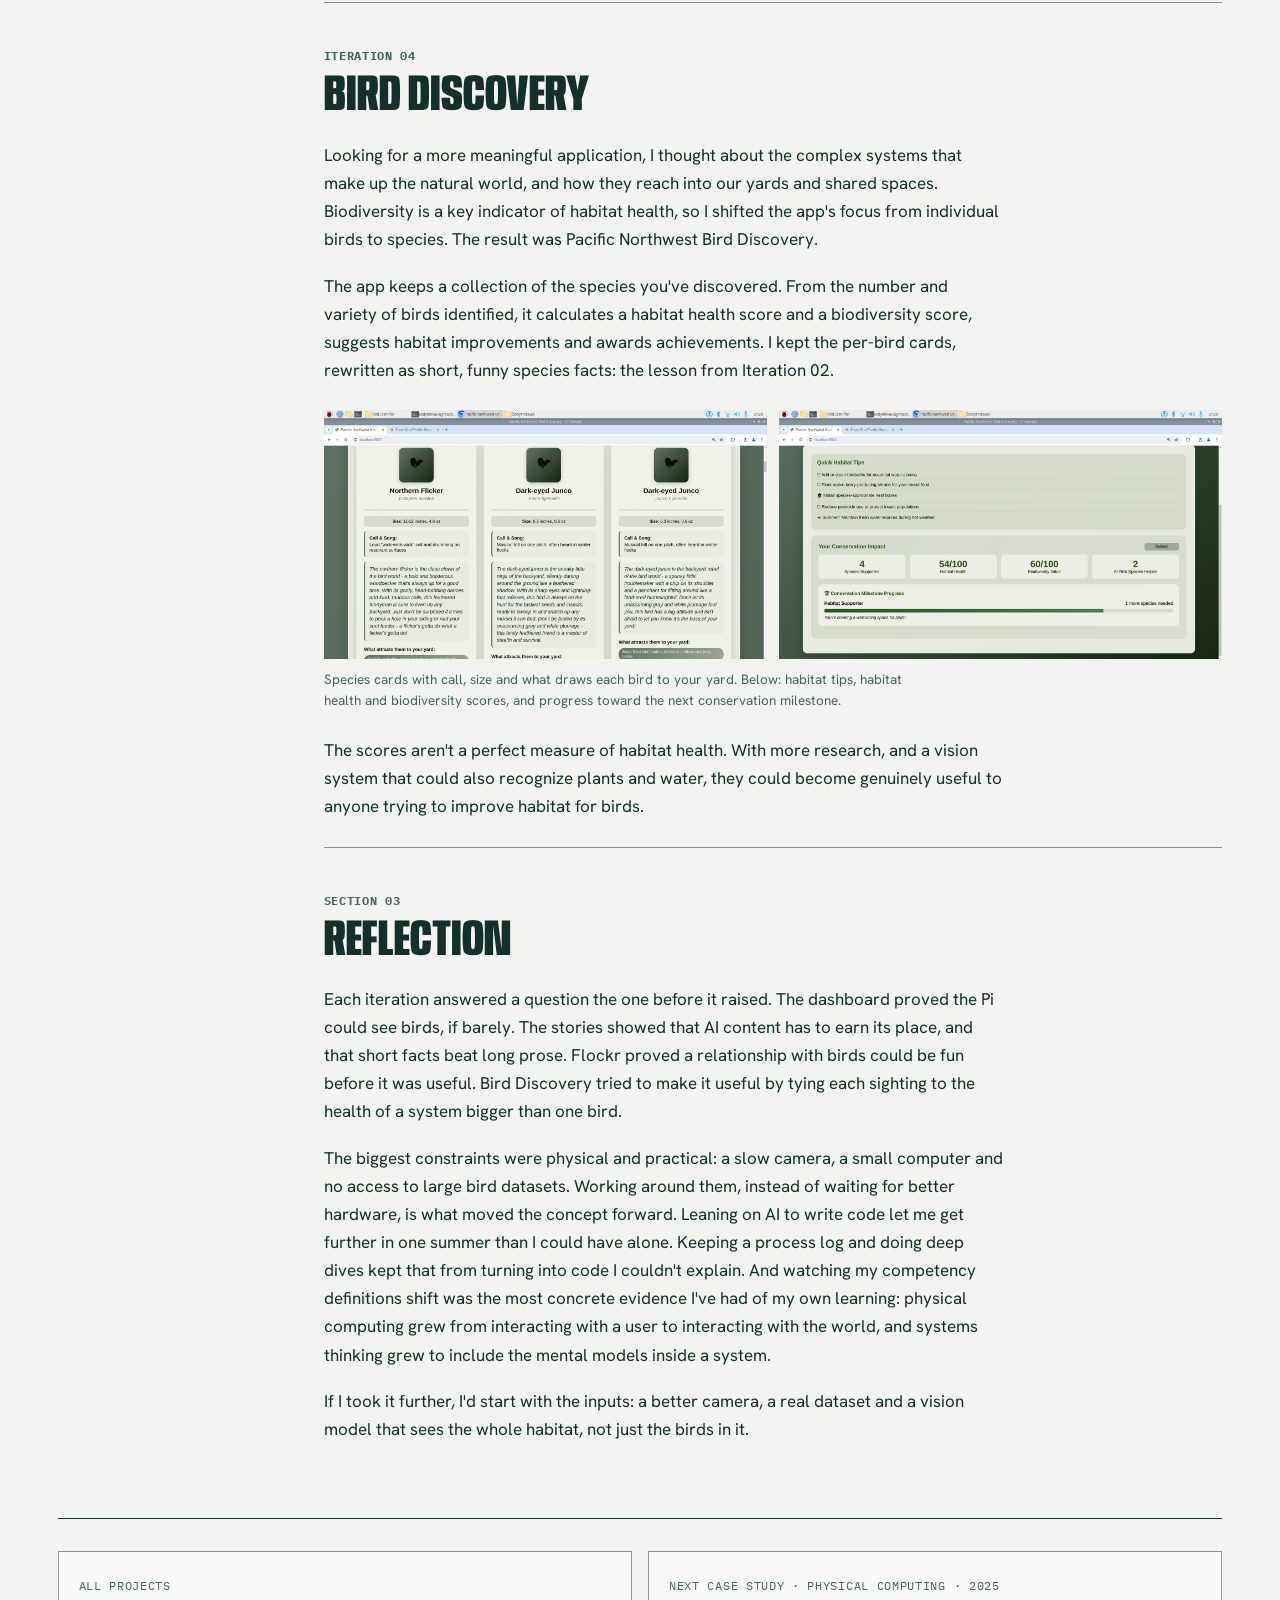
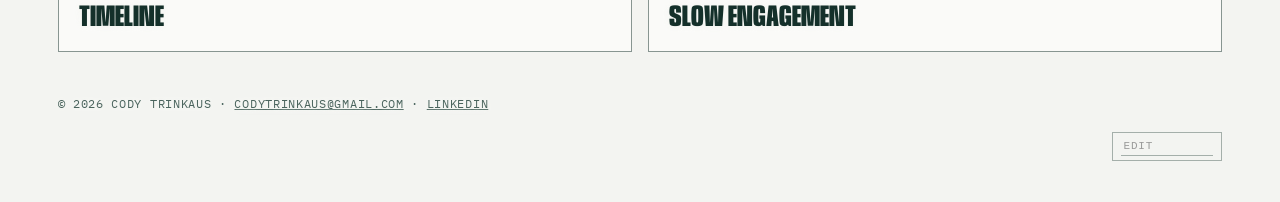
<file: bird-discovery.html>
<!doctype html>
<html lang="en">
<head>
<meta charset="utf-8">
<meta name="viewport" content="width=device-width,initial-scale=1,viewport-fit=cover">
<title>Bird Discovery · Cody Trinkaus</title>
<meta name="description" content="Case study: a Raspberry Pi bird identifier built with AI as a creative partner and primary coder, iterated from a detection dashboard to a habitat-health app, while reflecting on five design competencies.">
<link rel="preconnect" href="https://fonts.googleapis.com">
<link rel="preconnect" href="https://fonts.gstatic.com" crossorigin>
<link rel="stylesheet" href="https://fonts.googleapis.com/css2?family=Anybody:wdth,wght@50..150,300..900&family=Hanken+Grotesk:wght@400;500;600&family=IBM+Plex+Mono:wght@400;500&display=swap">
<link rel="stylesheet" href="case.css">
</head>
<body>
<canvas id="terrain" aria-hidden="true"></canvas>
<canvas id="tracks" aria-hidden="true"></canvas>
<header class="bar g"><a class="brand" href="index.html">C. Trinkaus</a><a href="index.html#work">← Back to timeline</a></header>
<main>
<section class="hero g">
  <p class="mono" style="margin:0">Case study · El. Summer 2025 · Physical Computing</p>
  <h1>Bird Discovery</h1>
  <p class="sub">A Raspberry Pi bird identifier built with AI as my creative partner and primary coder. Over four iterations it went from a detection dashboard to an app about the health of the habitat outside your window.</p>
  <dl class="facts">
    <div><dt>Role</dt><dd>Designer, builder and reflective research participant</dd></div>
    <div><dt>Context</dt><dd>Summer research on AI-assisted learning and reflection in design education, University of Washington</dd></div>
    <div><dt>Time</dt><dd>Two and a half months, Summer 2025, solo</dd></div>
    <div><dt>Stack</dt><dd>Raspberry Pi, webcam, Python, OpenCV, random forest classifier, Flask, Anthropic API</dd></div>
  </dl>
  <div class="stats"><span>4 iterations</span><span>5 design competencies</span><span>3 reflections per competency</span><span>1 process log</span></div>
  <button type="button" class="frame cover" aria-label="Enlarge image"><img src="assets/birdid/06-discovery-collection.png" width="1600" height="900" alt="Pacific Northwest Bird Discovery app showing a collection grid of discovered species: 7 discovered of 24, 29% complete"></button>
</section>
<div class="layout g">
  <nav class="toc" aria-label="Contents"><h2>Contents</h2><ol>
    <li><a href="#setup">The Research Setup</a></li>
    <li><a href="#process">Process</a></li>
    <li><a href="#seeing">01 · Seeing Birds</a></li>
    <li><a href="#stories">02 · Bird Stories</a></li>
    <li><a href="#flockr">03 · Flockr</a></li>
    <li><a href="#discovery">04 · Bird Discovery</a></li>
    <li><a href="#reflection">Reflection</a></li>
  </ol></nav>
  <article>

<section id="setup"><h2><span class="n mono">Section 01</span>The Research Setup</h2>
<p>In summer 2025 I joined research on whether AI can help with learning, reflection and metacognition in design education. My role was the reflective guinea pig. I picked five design competencies to grow, then explored them by building a computer vision bird identification tool, with AI as both creative partner and primary coder. I wrote three reflections on each competency over the summer and a final reflection on the whole project.</p>
<p>The bird identifier was the vehicle and the competencies were the point. Several of my definitions changed as I worked, and those changes are the clearest record of what I learned:</p>
<table class="compare">
<caption>The five competencies, how my definitions changed, and how I practiced each</caption>
<thead><tr><th>Competency</th><th>Where my definition ended up</th><th>How I practiced it</th></tr></thead>
<tbody>
<tr><td data-label="Competency"><b>Originality</b></td><td data-label="Where my definition ended up">The combination of concepts and practices to communicate an idea that is an authentic expression of my experiences and values, pushing the envelope of what's possible or conceivable.</td><td data-label="How I practiced it">Visited museums, listened to contemporary music, composed music, documented my process</td></tr>
<tr><td data-label="Competency"><b>Physical computing</b></td><td data-label="Where my definition ended up">Started as systems that physically interact with <i>a user</i>. Ended as systems that interact with <i>the physical world</i> by processing data from sensors, video or other ways of digitizing it.</td><td data-label="How I practiced it">Prototyped with Arduino, set up the computer vision system, did a deep dive on model training</td></tr>
<tr><td data-label="Competency"><b>Process awareness</b></td><td data-label="Where my definition ended up">Understanding, explaining and documenting the design process and how it fits project goals, reflecting on its effectiveness <i>and the project's impact</i> (added later).</td><td data-label="How I practiced it">Kept a process log, checked in with mentors about process</td></tr>
<tr><td data-label="Competency"><b>Systems thinking</b></td><td data-label="Where my definition ended up">Understanding the interconnected social, political, theoretical and environmental systems in a design space <i>and their mental models</i> (added later), and designing with that awareness.</td><td data-label="How I practiced it">Read <i>Closing the Loop</i>, listened to the Cabrera Lab podcast, analyzed the project through a systems lens</td></tr>
<tr><td data-label="Competency"><b>Storytelling</b></td><td data-label="Where my definition ended up">Conveying the context, planning, process and product of a project creatively, following the general shape of a narrative.</td><td data-label="How I practiced it">Read <i>Understanding Comics</i>, made a comic, told the project's story in my final reflection and presentation</td></tr>
</tbody>
</table>
</section>

<section id="process"><h2><span class="n mono">Section 02</span>Process</h2>
<p>I started with a process log. It recorded failures and their fixes, systems-thinking epiphanies, general notes, and "process interrupts": reflections triggered by transitions between tasks or by random timers. The log opened with the questions that framed the work:</p>
<blockquote>"We have entered a new era, akin to the transition of the industrial revolution … Should we even pursue this technology? Are there only certain applications that can bring positive change? … This is an opportunity to reinvent the wheel."<cite>Opening of my process log</cite></blockquote>
<p>The plan ran in three stages: get computer vision and identification working, then build an interface, then build a relationship between the system and the person using it.</p>
<ul class="phase-track">
<li class="done">Iteration 1<b>Seeing birds</b>Detection dashboard</li>
<li class="done">Iteration 2<b>Bird stories</b>AI-written story per bird</li>
<li class="done">Iteration 3<b>Flockr</b>A mock bird dating site</li>
<li class="done">Iteration 4<b>Bird Discovery</b>Habitat health</li>
</ul>
<h4>AI as primary coder</h4>
<p style="margin-top:8px">AI wrote much of the code. I made sure I understood how it was organized and why it worked, and I did periodic deep dives into specific parts of the system: model training, computer vision and the interface. Writing that down mattered for the research too, because it pushed me to reflect on what originality means when you let AI write your code.</p>
</section>

<section id="seeing"><h2><span class="n mono">Iteration 01</span>Seeing Birds</h2>
<p>The first version was a motion-activated computer vision system built from traditional techniques: pre-processing, feature extraction, dimensionality reduction and a random forest classifier. I chose that over deep learning because a Raspberry Pi has very little computing power.</p>
<p>Even the lighter approach ran into hard limits:</p>
<ul class="list">
<li><b>Data:</b> I couldn't scrape a dataset big enough to train it well. An API like iNaturalist would have been ideal, but it and other large bird databases weren't publicly available to me.</li>
<li><b>Camera:</b> a 10 fps webcam made birds that were far away or in bad lighting impossible to recognize.</li>
</ul>
<p>To keep the concept moving, I added an adjustable confidence threshold so the system could recognize birds from photos and other objects. That let me build and test everything downstream by holding pictures of birds up to the camera.</p>
<figure><button type="button" class="frame" aria-label="Enlarge image"><img src="assets/birdid/01-detection-system.png" width="1600" height="900" alt="Bird Identification System dashboard: live camera feed of Cody holding up a phone with a bird photo, detection status with FPS, recent detections with confidence percentages, and confidence threshold and cooldown sliders" loading="lazy"></button><figcaption>The detection dashboard: a live camera feed, recent detections with top guesses and confidence, and sliders for the confidence threshold and detection cooldown. Here I'm testing it with a bird photo on my phone.</figcaption></figure>
</section>

<section id="stories"><h2><span class="n mono">Iteration 02</span>Bird Stories</h2>
<p>With identification working behind a basic interface, I moved to the relationship stage. Stories shape memory, learning and personal connection, so each time a bird was identified, the system used the Anthropic API to write a 200-word story about it. Non-migratory birds got stories about home and local ecosystems. Migratory birds got stories about travel and discovery.</p>
<figure><button type="button" class="frame" aria-label="Enlarge image"><img src="assets/birdid/02-story-generator.png" width="1600" height="900" alt="Unstyled page showing a Northern Flicker detection with habitat, diet, nesting and status facts, followed by a generated story and a list of recent detections with story excerpts" loading="lazy"></button><figcaption>A Northern Flicker detection with species facts, its generated story and earlier detections below.</figcaption></figure>
<p>This taught me how to wire AI-generated content into a live system. It also showed me the stories weren't worth reading: they were repetitive and unpleasant. If AI was going to tell people about the birds they saw, it should be in short facts, not long prose.</p>
</section>

<section id="flockr"><h2><span class="n mono">Iteration 03</span>Flockr</h2>
<p>Brainstorming with Claude as a creative partner, I landed on Flockr, a mock bird dating site. For every bird identified, Flockr generates a Tinder-style profile with an age, a match percentage, a bio, stats, territory, interests and red flags, plus Pass and Love buttons. The goal was to teach people about birds in a way that was engaging and funny.</p>
<figure><div class="gallery">
<button type="button" class="frame" style="--ar:1.778" aria-label="Enlarge image"><img src="assets/birdid/03-flockr-home.png" width="1600" height="900" alt="Flockr home screen: AI-powered bird identification and dating, with Detection, Dating Profiles, History and Settings tabs and detection controls" loading="lazy"></button>
<button type="button" class="frame" style="--ar:1.778" aria-label="Enlarge image"><img src="assets/birdid/04-flockr-profiles.png" width="1600" height="900" alt="Flockr dating profiles for a Dark-eyed Junco and two Northern Flickers, with match percentages, bios, stats and territory" loading="lazy"></button>
<button type="button" class="frame" style="--ar:1.778" aria-label="Enlarge image"><img src="assets/birdid/05-flockr-red-flags.png" width="1600" height="900" alt="Flockr profiles scrolled to interests and red flags, such as 'May poop on your car occasionally', with Pass and Love buttons" loading="lazy"></button>
</div><figcaption>Flockr's detection screen, bird profiles, and the interests and red flags further down each card ("May poop on your car occasionally").</figcaption></figure>
<p>Flockr leaned hard into building a relationship (pun intended) between people and birds. But it was a fun gimmick more than an impactful technology.</p>
</section>

<section id="discovery"><h2><span class="n mono">Iteration 04</span>Bird Discovery</h2>
<p>Looking for a more meaningful application, I thought about the complex systems that make up the natural world, and how they reach into our yards and shared spaces. Biodiversity is a key indicator of habitat health, so I shifted the app's focus from individual birds to species. The result was Pacific Northwest Bird Discovery.</p>
<p>The app keeps a collection of the species you've discovered. From the number and variety of birds identified, it calculates a habitat health score and a biodiversity score, suggests habitat improvements and awards achievements. I kept the per-bird cards, rewritten as short, funny species facts: the lesson from Iteration 02.</p>
<figure><div class="gallery">
<button type="button" class="frame" style="--ar:1.778" aria-label="Enlarge image"><img src="assets/birdid/07-discovery-species-cards.png" width="1600" height="900" alt="Species cards for a Northern Flicker and Dark-eyed Juncos with size, call and song, a humorous description and what attracts them to your yard" loading="lazy"></button>
<button type="button" class="frame" style="--ar:1.778" aria-label="Enlarge image"><img src="assets/birdid/08-discovery-habitat-score.png" width="1600" height="900" alt="Quick habitat tips and a conservation impact panel: 4 species supported, habitat health 54 of 100, biodiversity 60 of 100, and progress toward a Habitat Supporter milestone" loading="lazy"></button>
</div><figcaption>Species cards with call, size and what draws each bird to your yard. Below: habitat tips, habitat health and biodiversity scores, and progress toward the next conservation milestone.</figcaption></figure>
<p>The scores aren't a perfect measure of habitat health. With more research, and a vision system that could also recognize plants and water, they could become genuinely useful to anyone trying to improve habitat for birds.</p>
</section>

<section id="reflection"><h2><span class="n mono">Section 03</span>Reflection</h2>
<p>Each iteration answered a question the one before it raised. The dashboard proved the Pi could see birds, if barely. The stories showed that AI content has to earn its place, and that short facts beat long prose. Flockr proved a relationship with birds could be fun before it was useful. Bird Discovery tried to make it useful by tying each sighting to the health of a system bigger than one bird.</p>
<p>The biggest constraints were physical and practical: a slow camera, a small computer and no access to large bird datasets. Working around them, instead of waiting for better hardware, is what moved the concept forward. Leaning on AI to write code let me get further in one summer than I could have alone. Keeping a process log and doing deep dives kept that from turning into code I couldn't explain. And watching my competency definitions shift was the most concrete evidence I've had of my own learning: physical computing grew from interacting with a user to interacting with the world, and systems thinking grew to include the mental models inside a system.</p>
<p>If I took it further, I'd start with the inputs: a better camera, a real dataset and a vision model that sees the whole habitat, not just the birds in it.</p>
</section>

  </article>
</div>
</main>
<footer class="g">
  <nav class="pager" aria-label="More work">
    <a href="index.html#work"><span class="mono">All projects</span><b>Timeline</b></a>
    <a href="mimosa.html"><span class="mono">Next case study · Physical Computing · 2025</span><b>Slow Engagement</b></a>
  </nav>
  <p class="mono">© 2026 Cody Trinkaus · <a href="mailto:codytrinkaus@gmail.com">codytrinkaus@gmail.com</a> · <a href="https://linkedin.com/in/codytrinkaus" target="_blank" rel="noopener">LinkedIn</a></p>
</footer>
<dialog id="zoom" aria-label="Enlarged image"><button type="button" autofocus>Close ✕</button><img alt=""></dialog>
<script src="case.js"></script>
<script src="edit.js"></script>
</body>
</html>
</file>
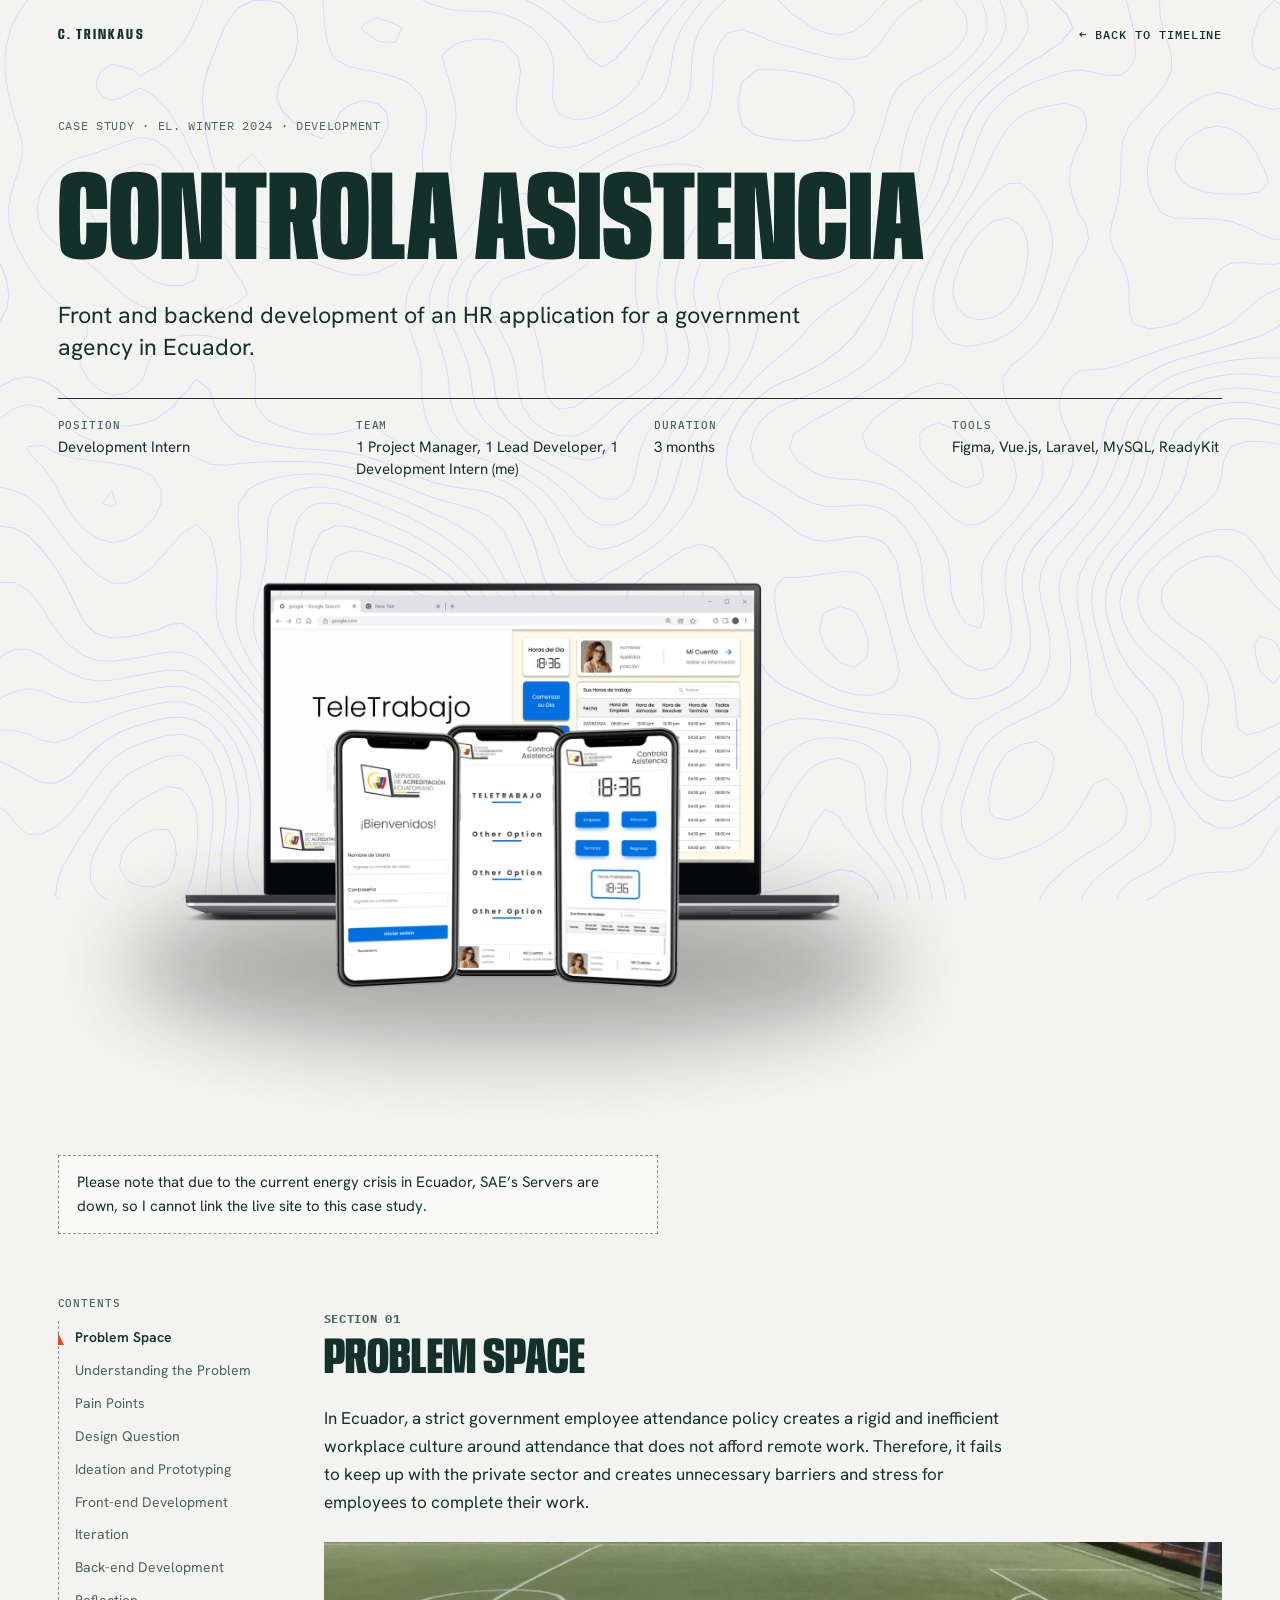
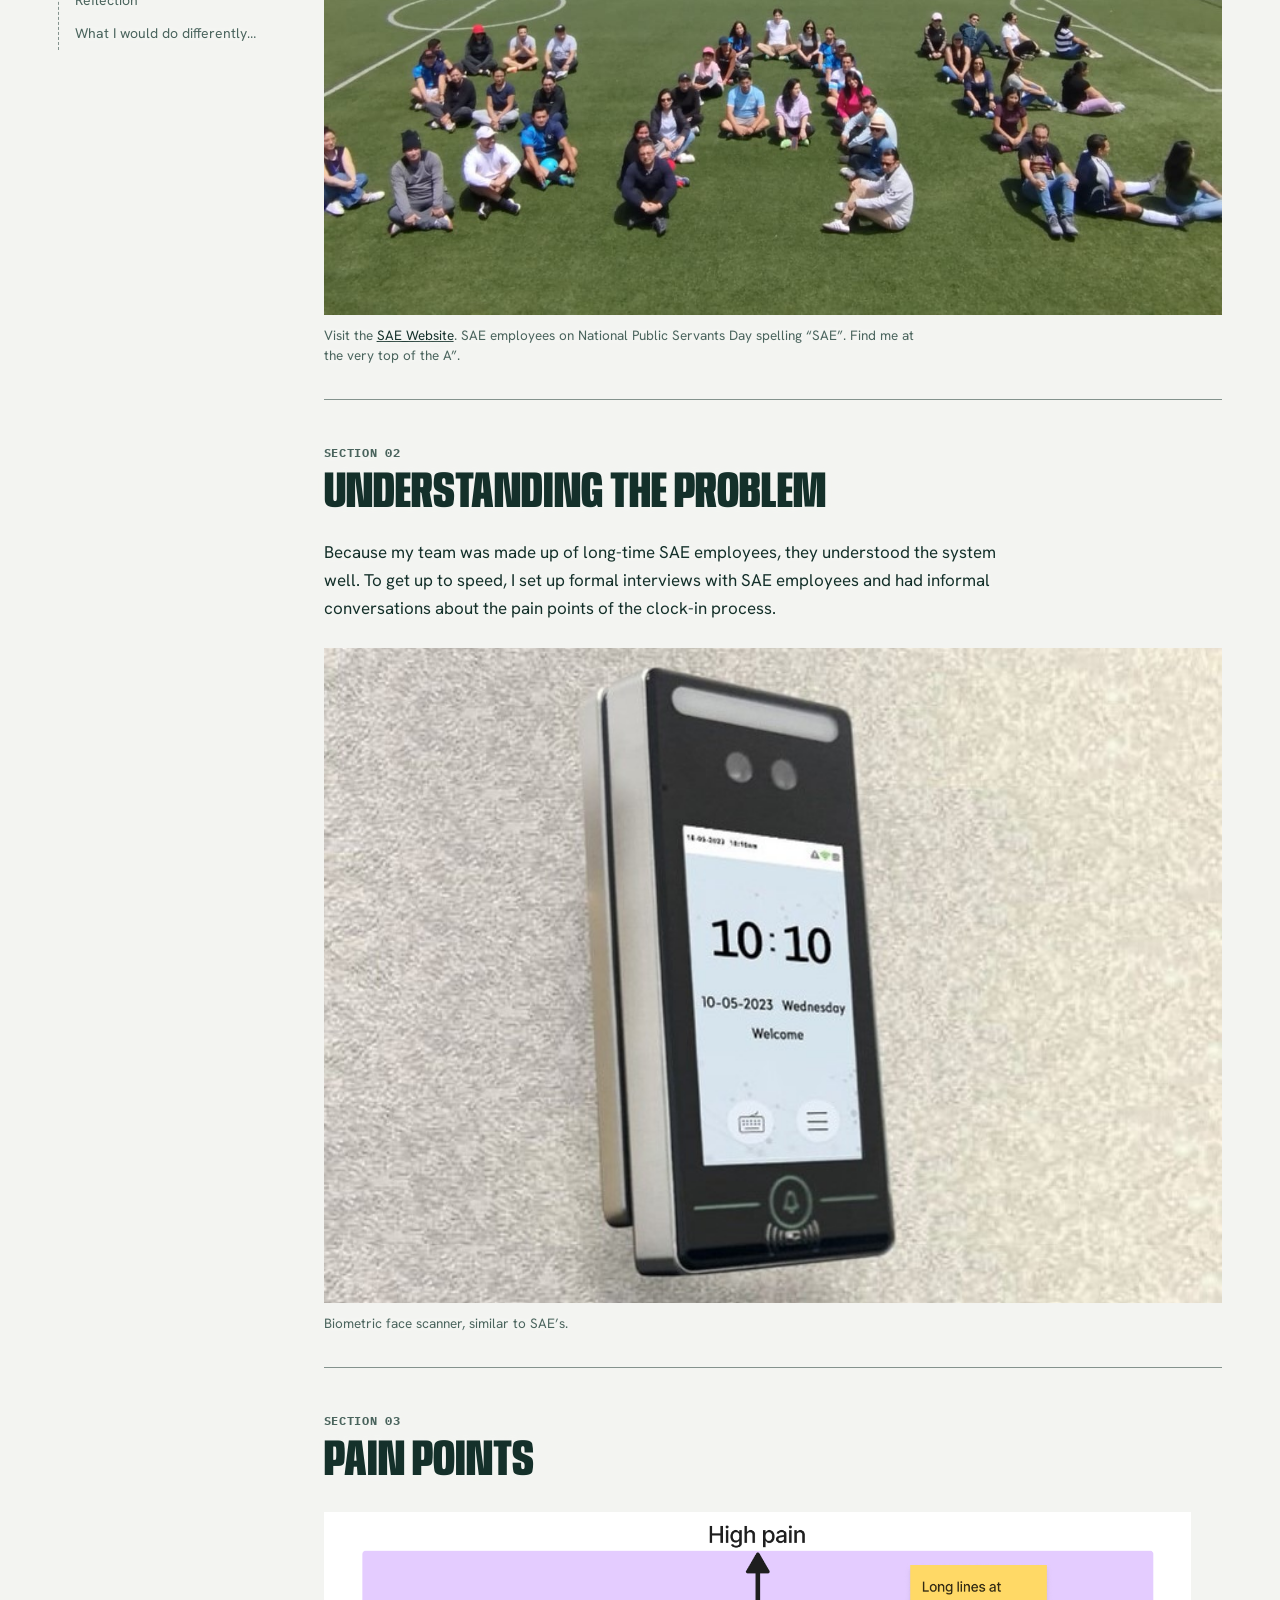
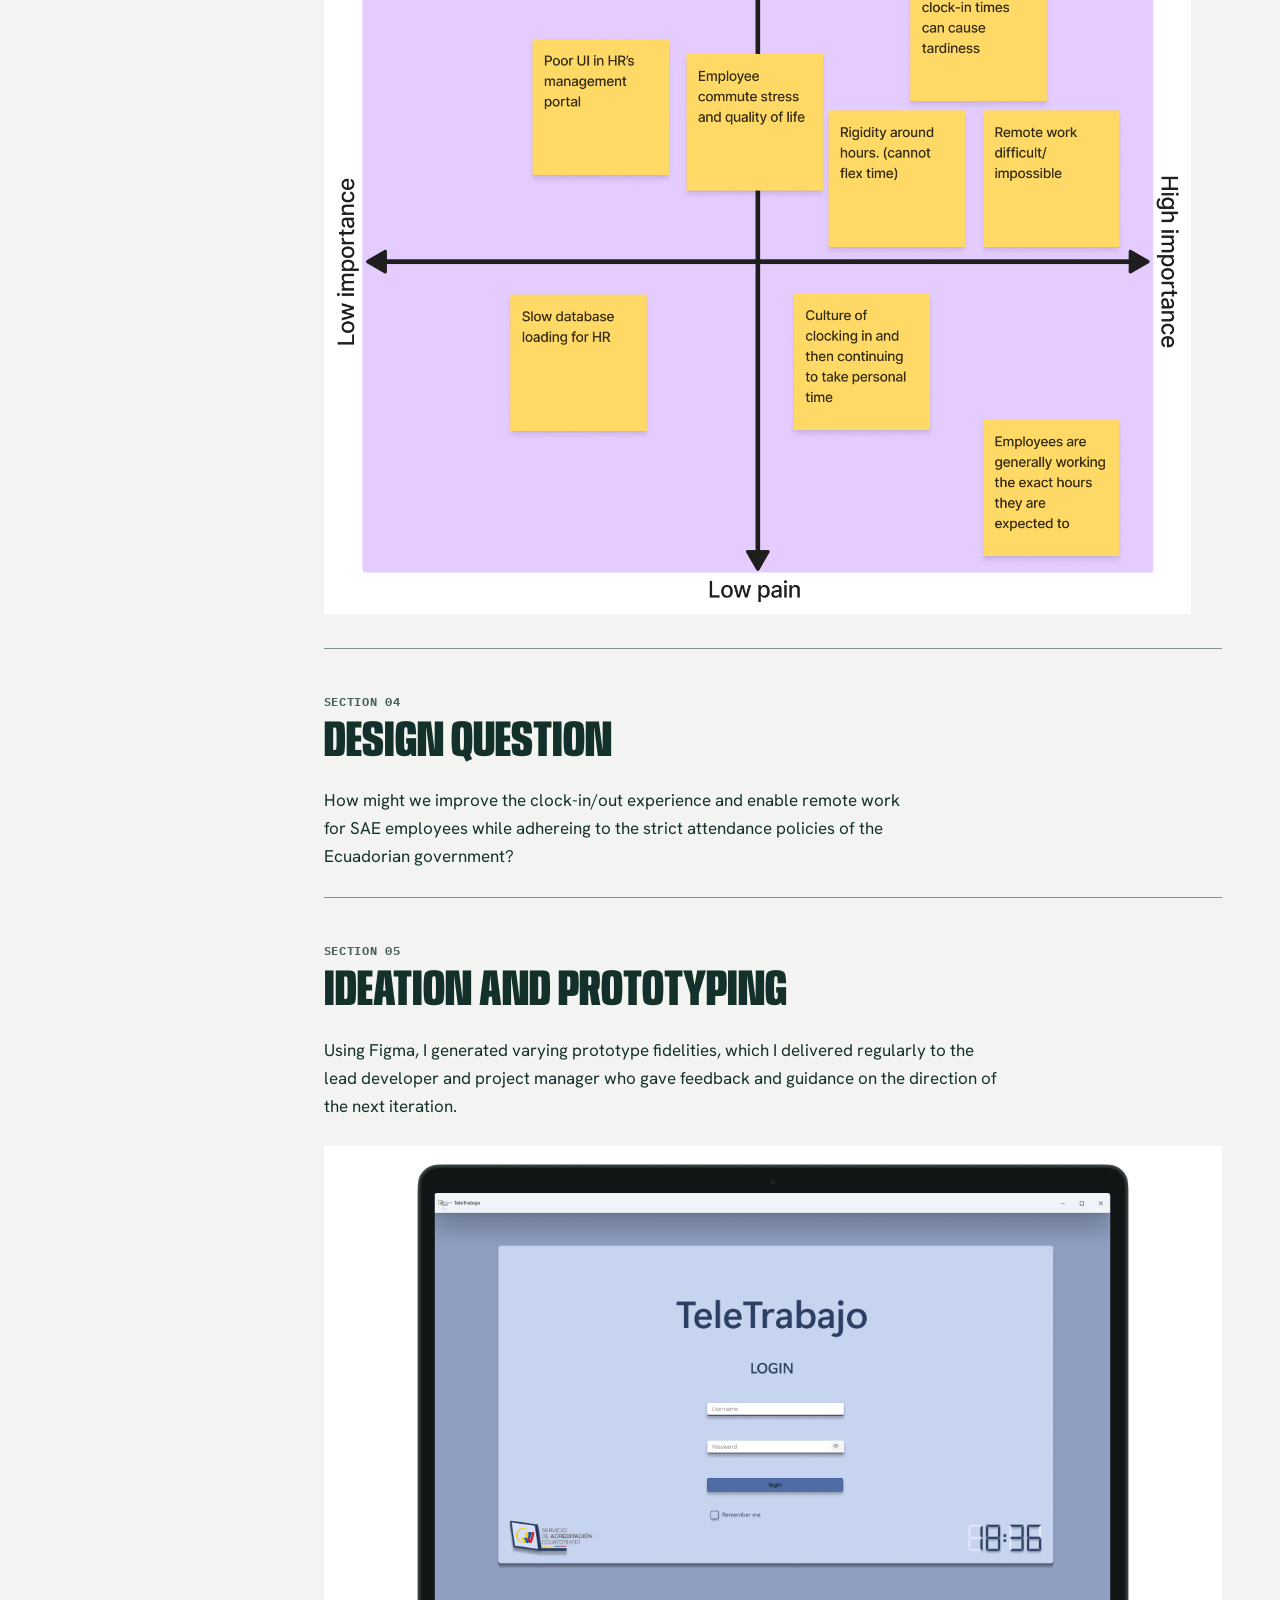
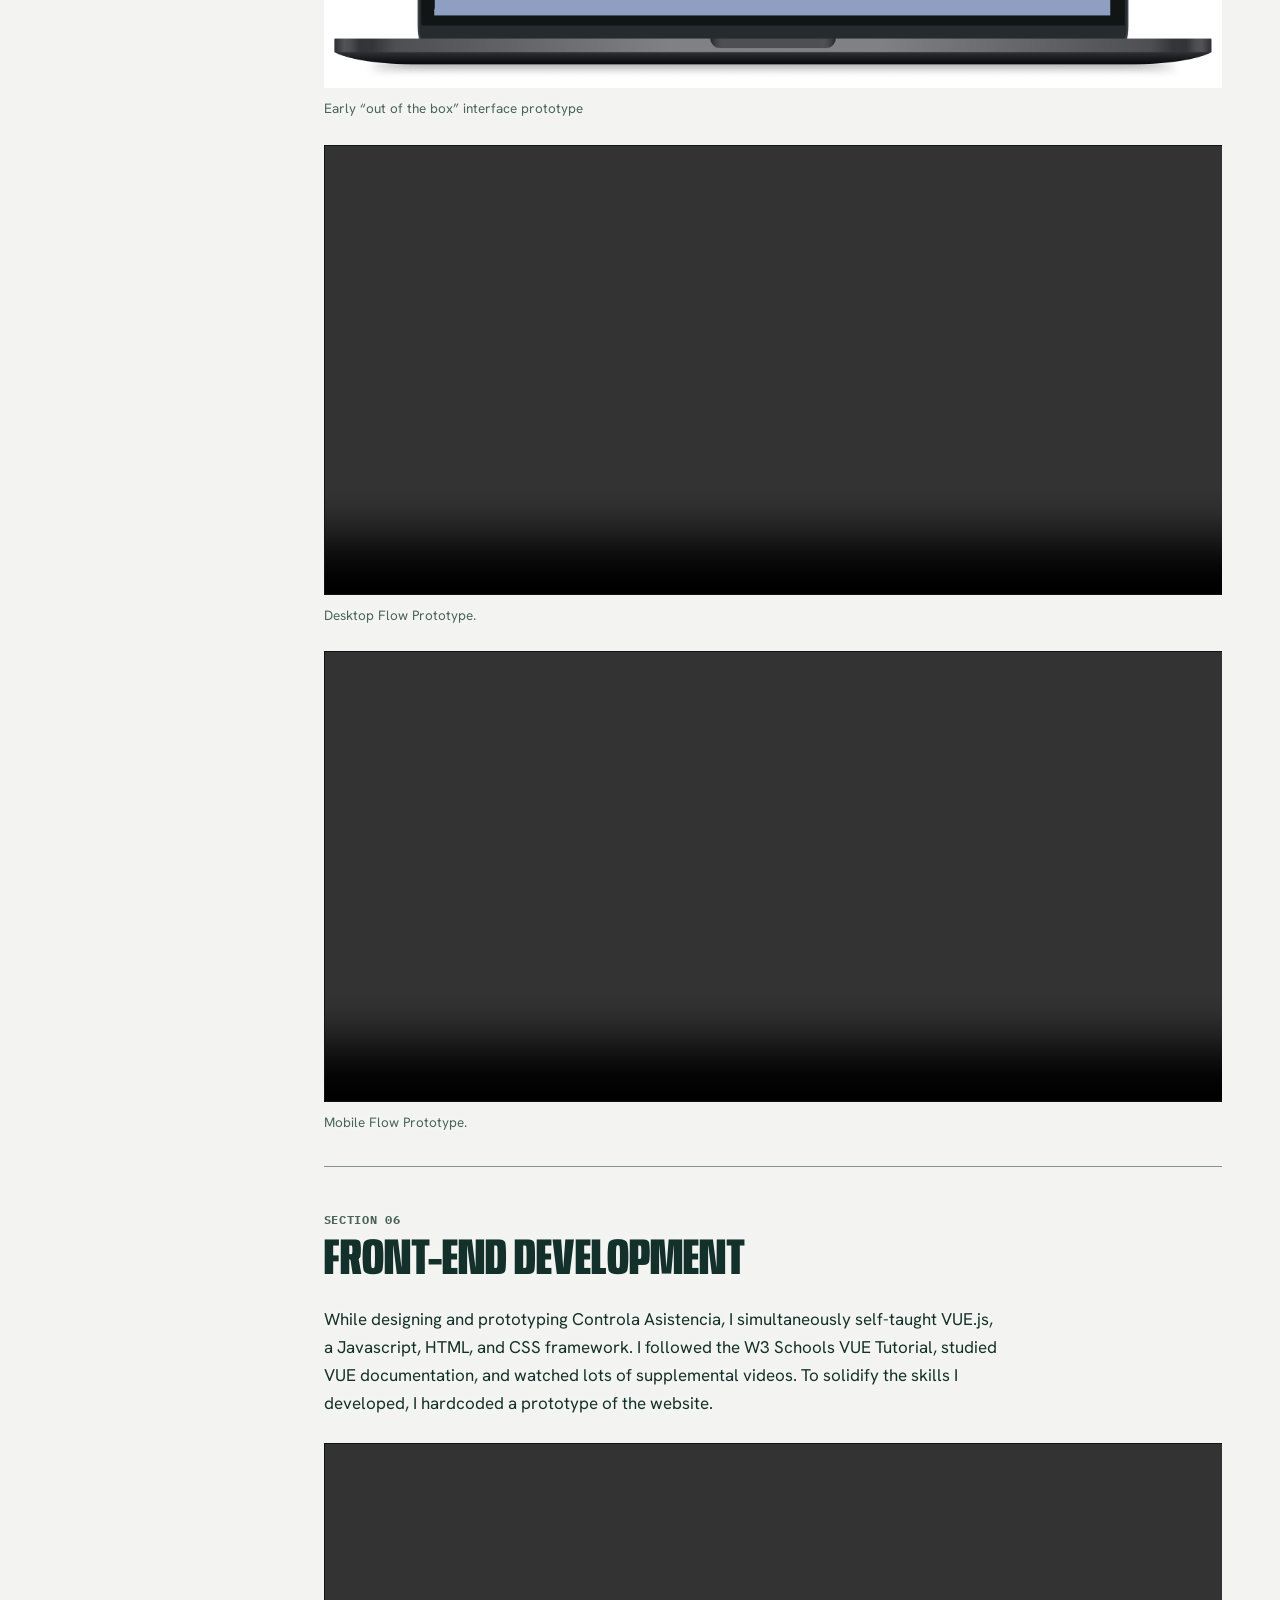
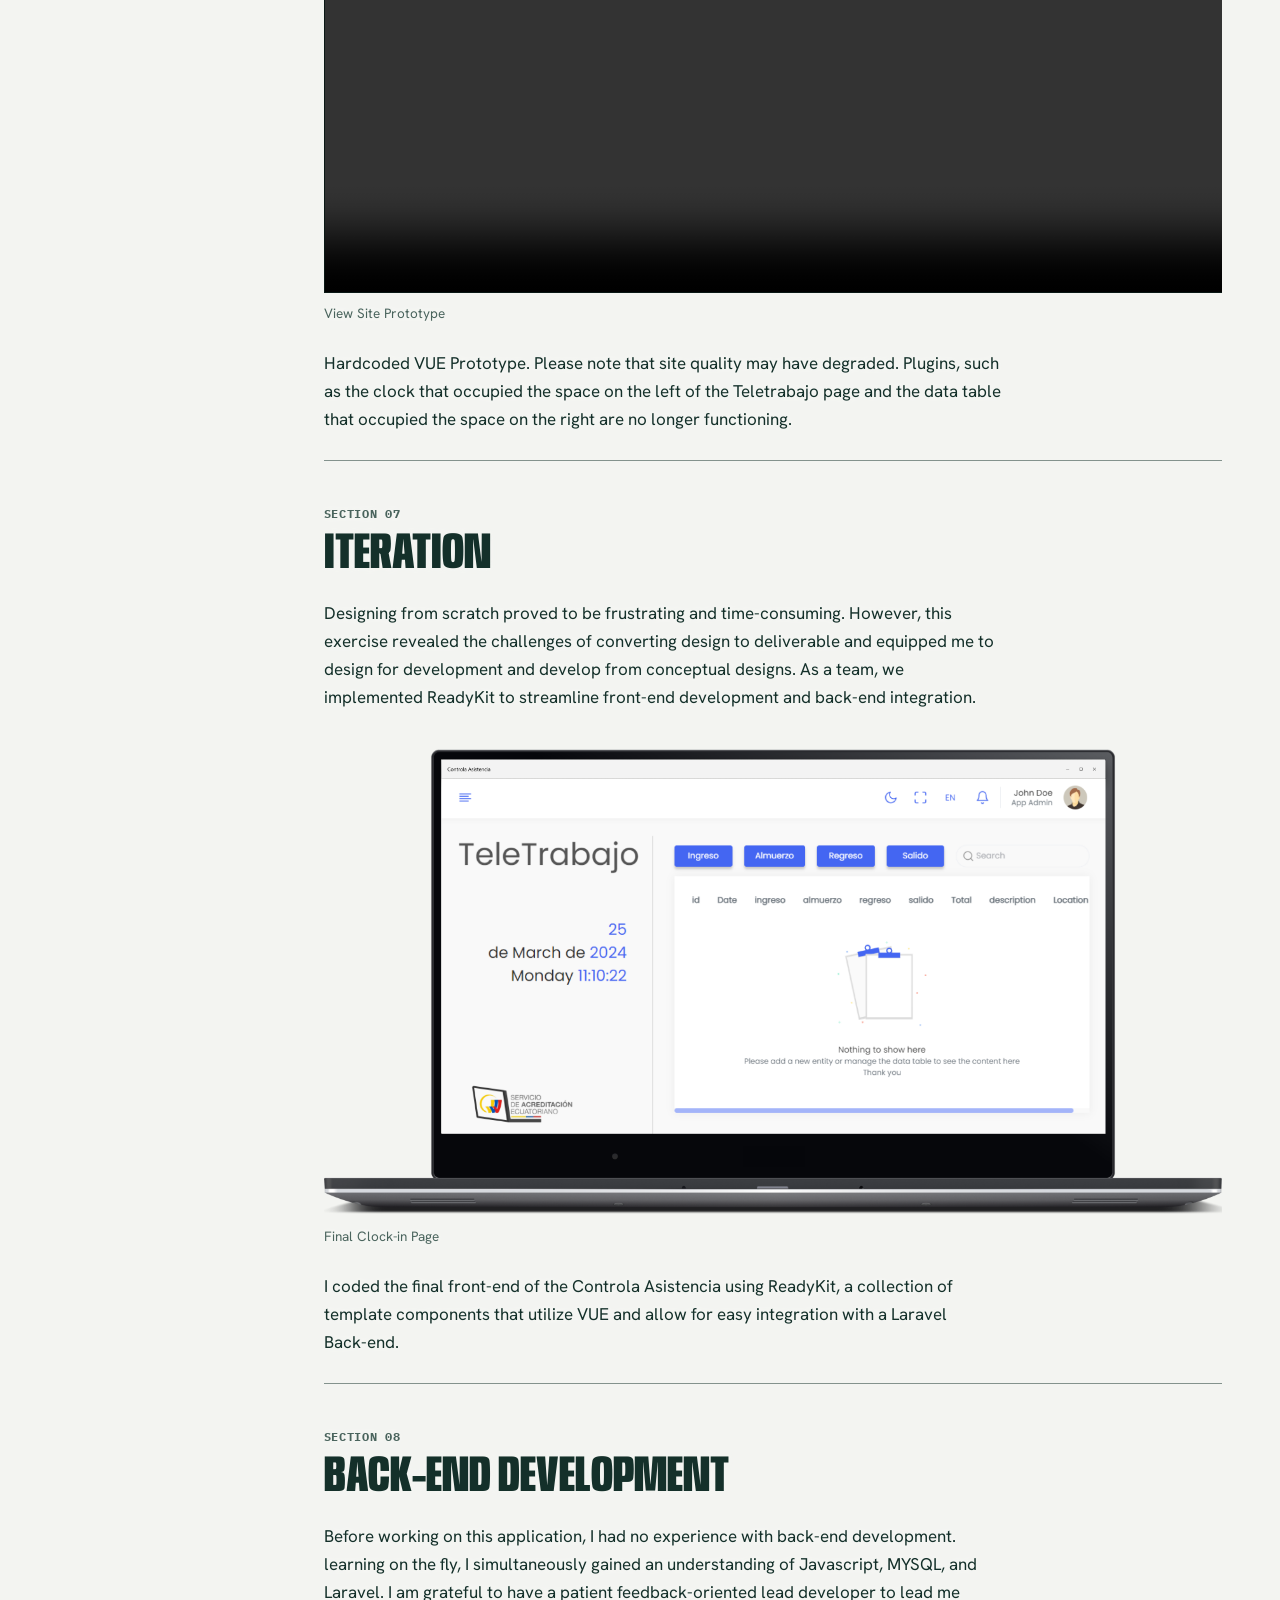
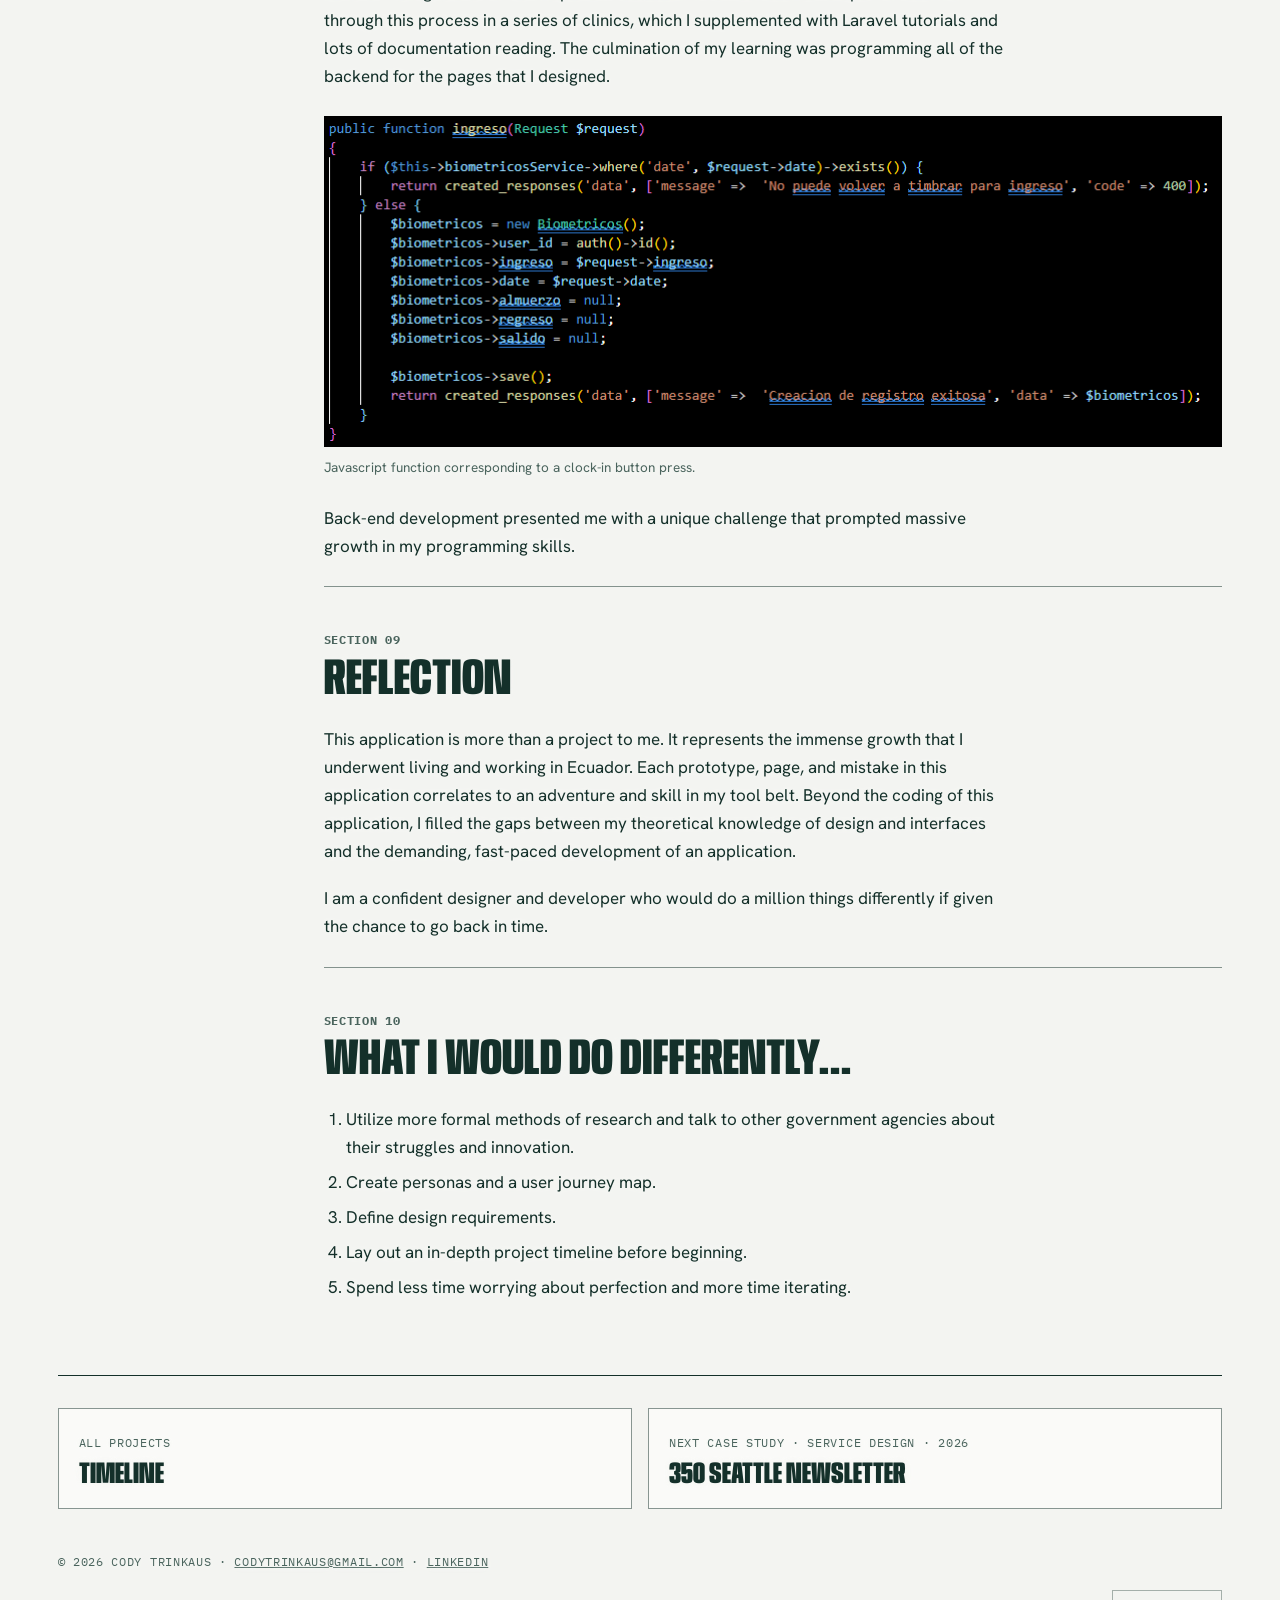
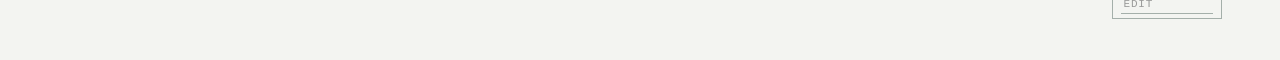
<file: controla-asistencia.html>
<!doctype html>
<html lang="en">
<head>
<meta charset="utf-8">
<meta name="viewport" content="width=device-width,initial-scale=1,viewport-fit=cover">
<title>Controla Asistencia · Cody Trinkaus</title>
<meta name="description" content="Case study: front-end and back-end development of an HR web application enabling remote work for Ecuador&#x27;s SAE.">
<link rel="preconnect" href="https://fonts.googleapis.com">
<link rel="preconnect" href="https://fonts.gstatic.com" crossorigin>
<link rel="stylesheet" href="https://fonts.googleapis.com/css2?family=Anybody:wdth,wght@50..150,300..900&family=Hanken+Grotesk:wght@400;500;600&family=IBM+Plex+Mono:wght@400;500&display=swap">
<link rel="stylesheet" href="case.css">
</head>
<body>
<canvas id="terrain" aria-hidden="true"></canvas>
<canvas id="tracks" aria-hidden="true"></canvas>
<header class="bar g"><a class="brand" href="index.html">C. Trinkaus</a><a href="index.html#work">← Back to timeline</a></header>
<main>
<section class="hero g">
  <p class="mono" style="margin:0">Case study · El. Winter 2024 · Development</p>
  <h1>Controla Asistencia</h1>
  <p class="sub">Front and backend development of an HR application for a government agency in Ecuador.</p>
  <dl class="facts"><div><dt>Position</dt><dd>Development Intern</dd></div><div><dt>Team</dt><dd>1 Project Manager, 1 Lead Developer, 1 Development Intern (me)</dd></div><div><dt>Duration</dt><dd>3 months</dd></div><div><dt>Tools</dt><dd>Figma, Vue.js, Laravel, MySQL, ReadyKit</dd></div></dl>
  <button type="button" class="frame cover" aria-label="Enlarge image"><img src="assets/controla/01-frame-3465174-min-2048x1378.png" width="2048" height="1378" alt="Controla Asistencia cover image"></button>
  <p class="note" style="margin:28px 0 0">Please note that due to the current energy crisis in Ecuador, SAE’s Servers are down, so I cannot link the live site to this case study.</p>
</section>
<div class="layout g">
  <nav class="toc" aria-label="Contents"><h2>Contents</h2><ol><li><a href="#problem-space">Problem Space</a></li><li><a href="#understanding-the-problem">Understanding the Problem</a></li><li><a href="#pain-points">Pain Points</a></li><li><a href="#design-question">Design Question</a></li><li><a href="#ideation-and-prototyping">Ideation and Prototyping</a></li><li><a href="#front-end-development">Front-end Development</a></li><li><a href="#iteration">Iteration</a></li><li><a href="#back-end-development">Back-end Development</a></li><li><a href="#reflection">Reflection</a></li><li><a href="#what-i-would-do-differently">What I would do differently…</a></li></ol></nav>
  <article>
<section id="problem-space"><h2><span class="n mono">Section 01</span>Problem Space</h2>
<p>In Ecuador, a strict government employee attendance policy creates a rigid and inefficient workplace culture around attendance that does not afford remote work. Therefore, it fails to keep up with the private sector and creates unnecessary barriers and stress for employees to complete their work.</p>
<figure><button type="button" class="frame" aria-label="Enlarge image"><img src="assets/controla/02-eb080e31-21e6-4cea-b38e-9f7032a02038-1.jpeg" width="1280" height="531" alt="Problem Space" loading="lazy"></button><figcaption>Visit the <a href="https://www.acreditacion.gob.ec/" target="_blank" rel="noopener">SAE Website</a>. SAE employees on National Public Servants Day spelling “SAE”. Find me at the very top of the A”.</figcaption></figure>
</section>
<section id="understanding-the-problem"><h2><span class="n mono">Section 02</span>Understanding the Problem</h2>
<p>Because my team was made up of long-time SAE employees, they understood the system well. To get up to speed, I set up formal interviews with SAE employees and had informal conversations about the pain points of the clock-in process.</p>
<figure><button type="button" class="frame" aria-label="Enlarge image"><img src="assets/controla/03-biometric-scanner-1.jpg" width="715" height="521" alt="Understanding the Problem" loading="lazy"></button><figcaption>Biometric face scanner, similar to SAE’s.</figcaption></figure>
</section>
<section id="pain-points"><h2><span class="n mono">Section 03</span>Pain Points</h2>
<figure><button type="button" class="frame" aria-label="Enlarge image"><img src="assets/controla/04-painpoints-2-e1732674829215.png" width="1526" height="1235" alt="Pain Points" loading="lazy"></button></figure>
</section>
<section id="design-question"><h2><span class="n mono">Section 04</span>Design Question</h2>
<p>How might we improve the clock-in/out experience and enable remote work for SAE employees while adhereing to the strict attendance policies of the Ecuadorian government?</p>
</section>
<section id="ideation-and-prototyping"><h2><span class="n mono">Section 05</span>Ideation and Prototyping</h2>
<p>Using Figma, I generated varying prototype fidelities, which I delivered regularly to the lead developer and project manager who gave feedback and guidance on the direction of the next iteration.</p>
<figure><button type="button" class="frame" aria-label="Enlarge image"><img src="assets/controla/05-initial-design.png" width="1262" height="762" alt="Ideation and Prototyping" loading="lazy"></button><figcaption>Early “out of the box” interface prototype</figcaption></figure>
<figure><video class="vid" src="assets/controla/06-recording-2024-12-02-085903-1.mp4" controls muted loop playsinline preload="metadata" autoplay></video><figcaption>Desktop Flow Prototype.</figcaption></figure>
<figure><video class="vid" src="assets/controla/07-untitled-video-made-with-clipchamp.mp4" controls muted loop playsinline preload="metadata" autoplay></video><figcaption>Mobile Flow Prototype.</figcaption></figure>
</section>
<section id="front-end-development"><h2><span class="n mono">Section 06</span>Front-end Development</h2>
<p>While designing and prototyping Controla Asistencia, I simultaneously self-taught VUE.js, a Javascript, HTML, and CSS framework. I followed the W3 Schools VUE Tutorial, studied VUE documentation, and watched lots of supplemental videos. To solidify the skills I developed, I hardcoded a prototype of the website.</p>
<figure><video class="vid" src="assets/controla/08-untitled-video-made-with-clipchamp-1.mp4" controls muted loop playsinline preload="metadata"></video><figcaption>View Site Prototype</figcaption></figure>
<p>Hardcoded VUE Prototype. Please note that site quality may have degraded. Plugins, such as the clock that occupied the space on the left of the Teletrabajo page and the data table that occupied the space on the right are no longer functioning.</p>
</section>
<section id="iteration"><h2><span class="n mono">Section 07</span>Iteration</h2>
<p>Designing from scratch proved to be frustrating and time-consuming. However, this exercise revealed the challenges of converting design to deliverable and equipped me to design for development and develop from conceptual designs. As a team, we implemented ReadyKit to streamline front-end development and back-end integration.</p>
<figure><button type="button" class="frame" aria-label="Enlarge image"><img src="assets/controla/09-readykit-prototype.png" width="2826" height="1506" alt="Iteration" loading="lazy"></button><figcaption>Final Clock-in Page</figcaption></figure>
<p>I coded the final front-end of the Controla Asistencia using ReadyKit, a collection of template components that utilize VUE and allow for easy integration with a Laravel Back-end.</p>
</section>
<section id="back-end-development"><h2><span class="n mono">Section 08</span>Back-end Development</h2>
<p>Before working on this application, I had no experience with back-end development. learning on the fly, I simultaneously gained an understanding of Javascript, MYSQL, and Laravel. I am grateful to have a patient feedback-oriented lead developer to lead me through this process in a series of clinics, which I supplemented with Laravel tutorials and lots of documentation reading. The culmination of my learning was programming all of the backend for the pages that I designed.</p>
<figure><button type="button" class="frame" aria-label="Enlarge image"><img src="assets/controla/10-untitled-1.png" width="895" height="330" alt="Back-end Development" loading="lazy"></button><figcaption>Javascript function corresponding to a clock-in button press.</figcaption></figure>
<p>Back-end development presented me with a unique challenge that prompted massive growth in my programming skills.</p>
</section>
<section id="reflection"><h2><span class="n mono">Section 09</span>Reflection</h2>
<p>This application is more than a project to me. It represents the immense growth that I underwent living and working in Ecuador. Each prototype, page, and mistake in this application correlates to an adventure and skill in my tool belt. Beyond the coding of this application, I filled the gaps between my theoretical knowledge of design and interfaces and the demanding, fast-paced development of an application.</p>
<p>I am a confident designer and developer who would do a million things differently if given the chance to go back in time.</p>
</section>
<section id="what-i-would-do-differently"><h2><span class="n mono">Section 10</span>What I would do differently…</h2>
<ol class="list"><li>Utilize more formal methods of research and talk to other government agencies about their struggles and innovation.</li><li>Create personas and a user journey map.</li><li>Define design requirements.</li><li>Lay out an in-depth project timeline before beginning.</li><li>Spend less time worrying about perfection and more time iterating.</li></ol>
</section>
  </article>
</div>
</main>
<footer class="g">
  <nav class="pager" aria-label="More work">
    <a href="index.html#work"><span class="mono">All projects</span><b>Timeline</b></a>
    <a href="350-seattle-newsletter.html"><span class="mono">Next case study · Service Design · 2026</span><b>350 Seattle Newsletter</b></a>
  </nav>
  <p class="mono">© 2026 Cody Trinkaus · <a href="mailto:codytrinkaus@gmail.com">codytrinkaus@gmail.com</a> · <a href="https://linkedin.com/in/codytrinkaus" target="_blank" rel="noopener">LinkedIn</a></p>
</footer>
<dialog id="zoom" aria-label="Enlarged image"><button type="button" autofocus>Close ✕</button><img alt=""></dialog>
<script src="case.js"></script>
<script src="edit.js"></script>
</body>
</html>
</file>
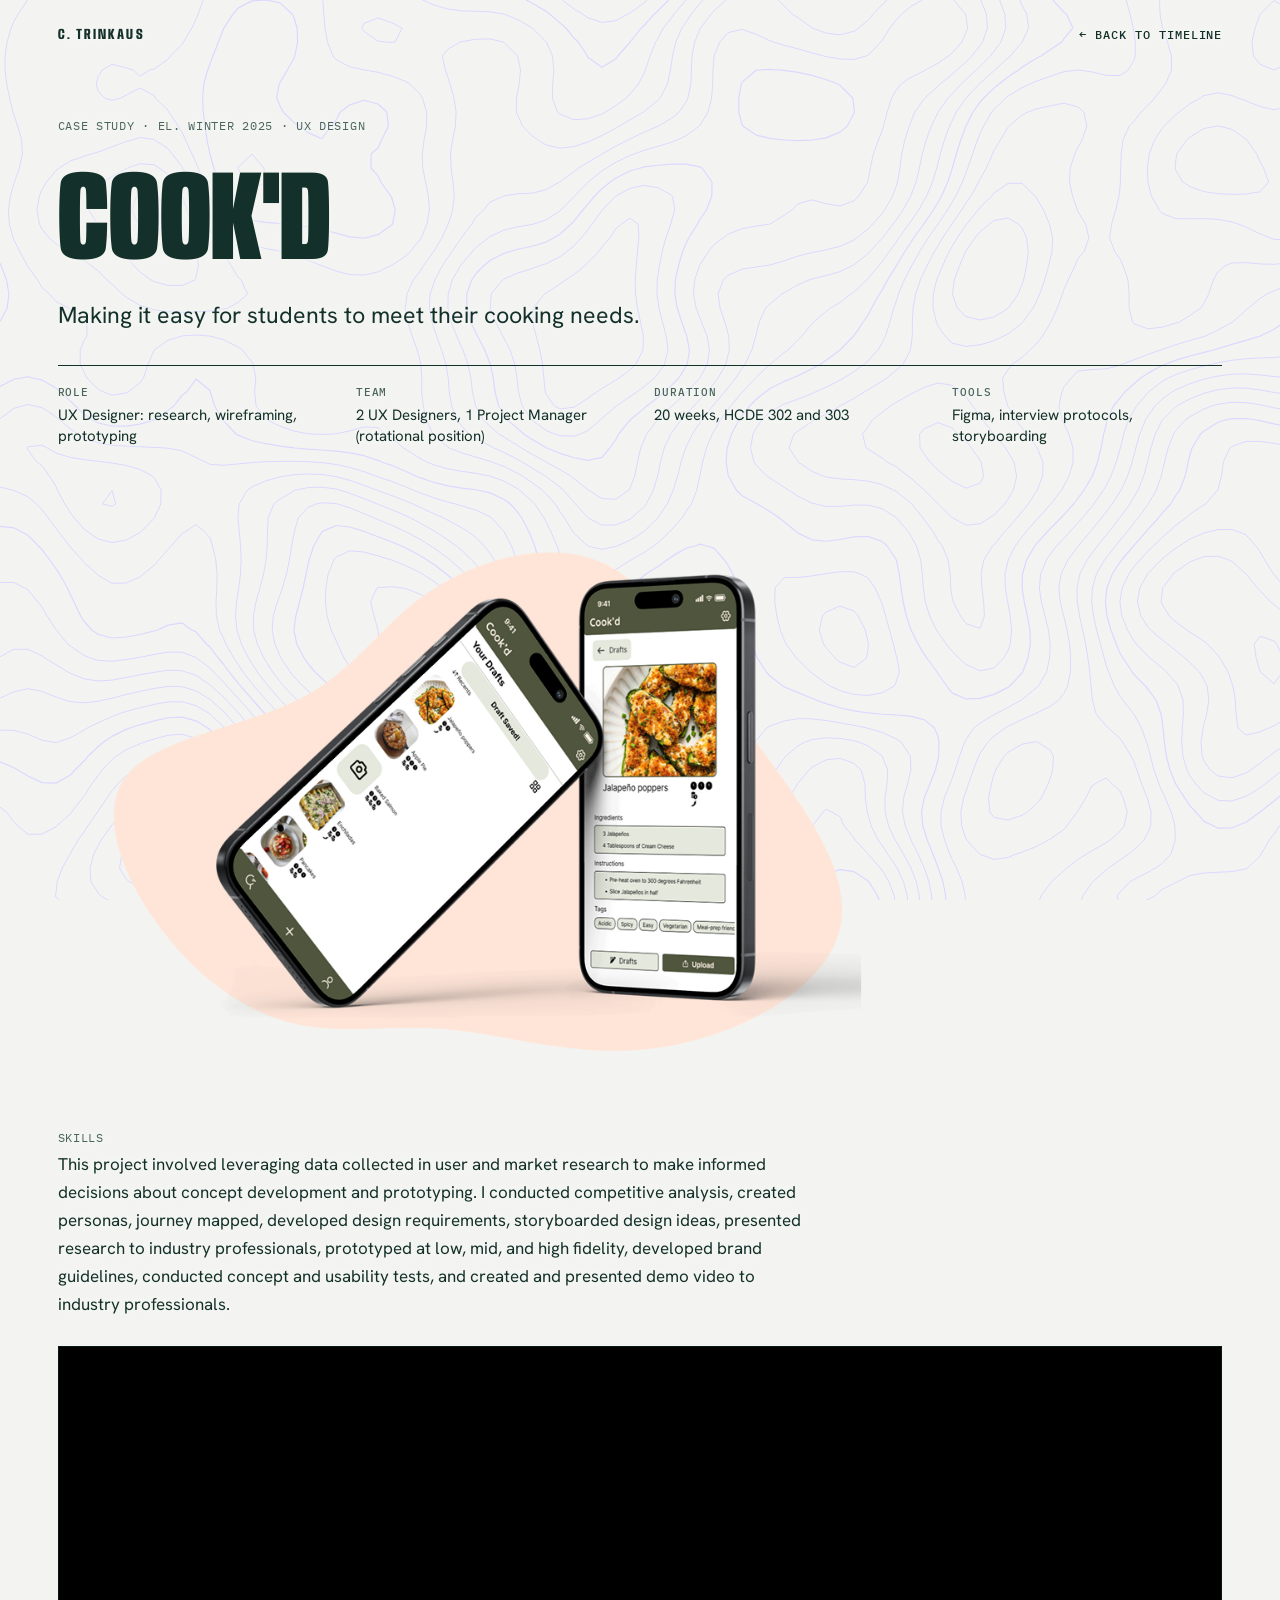
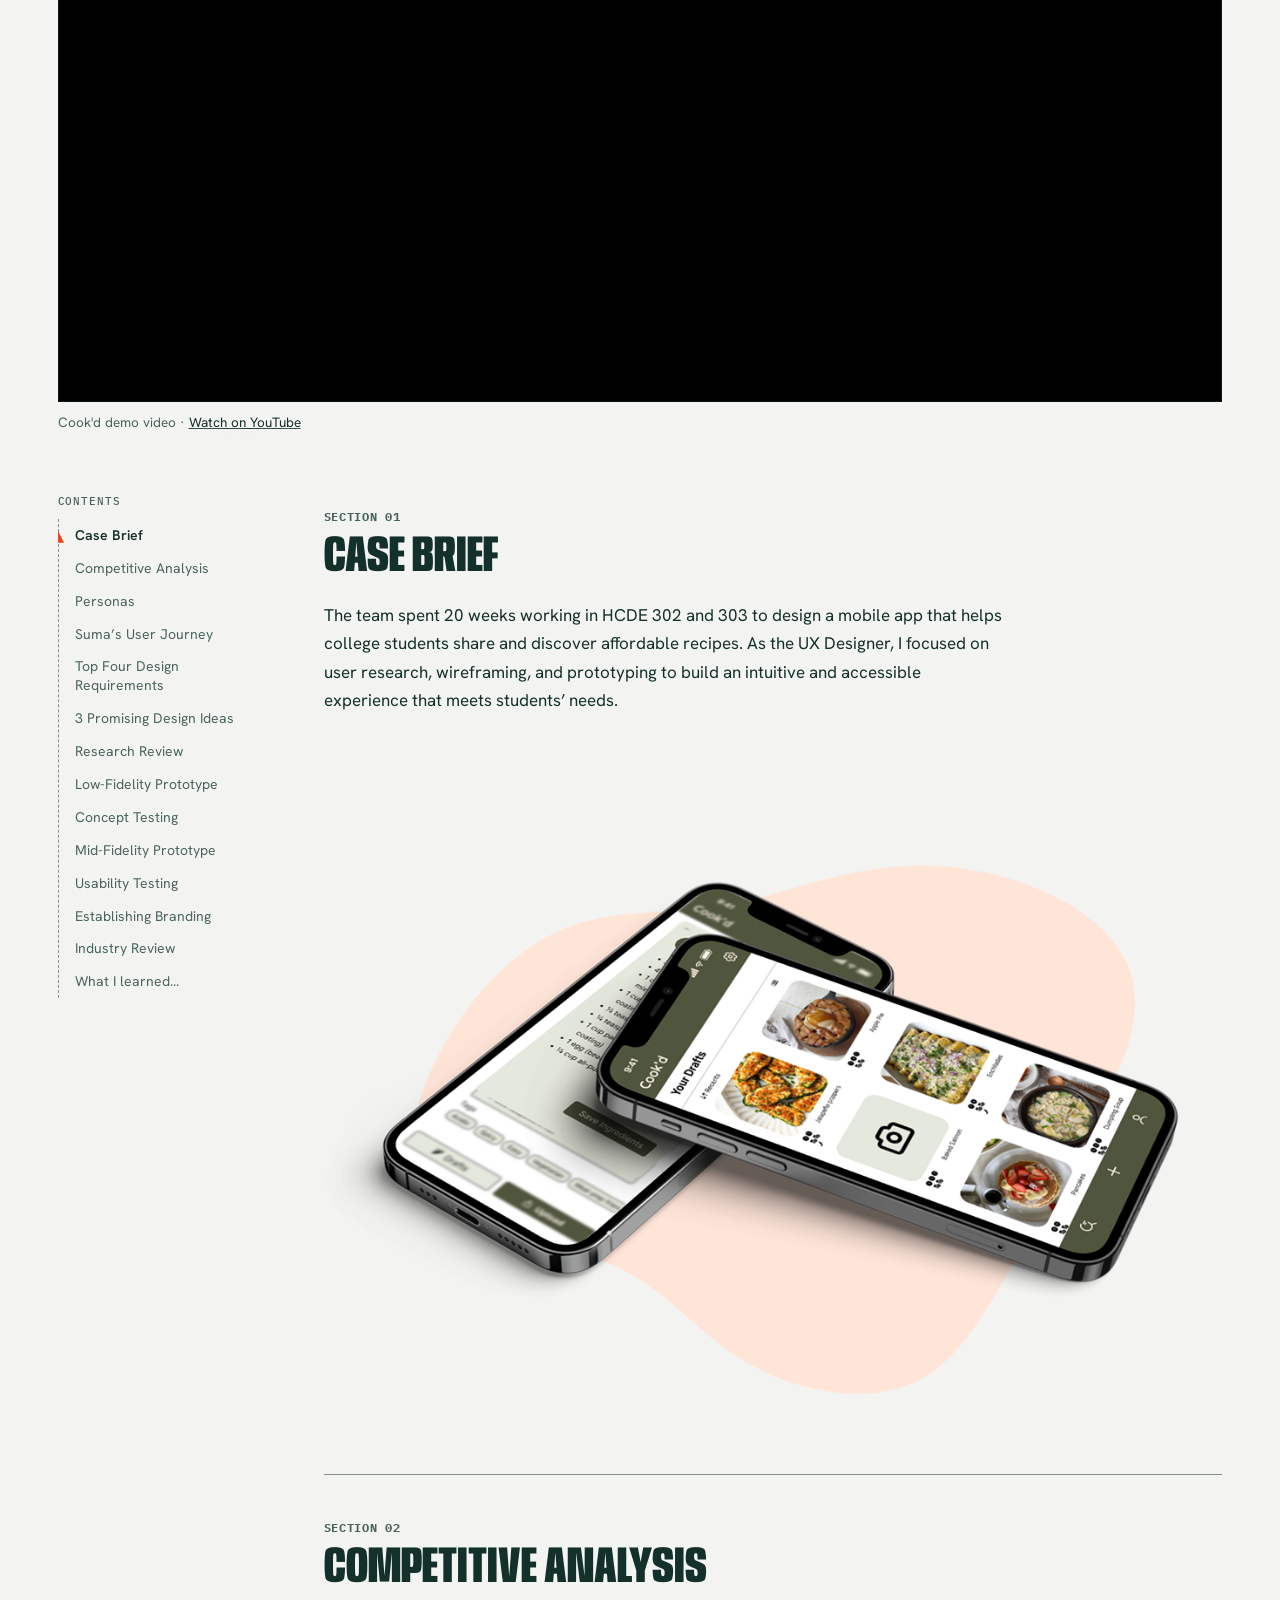
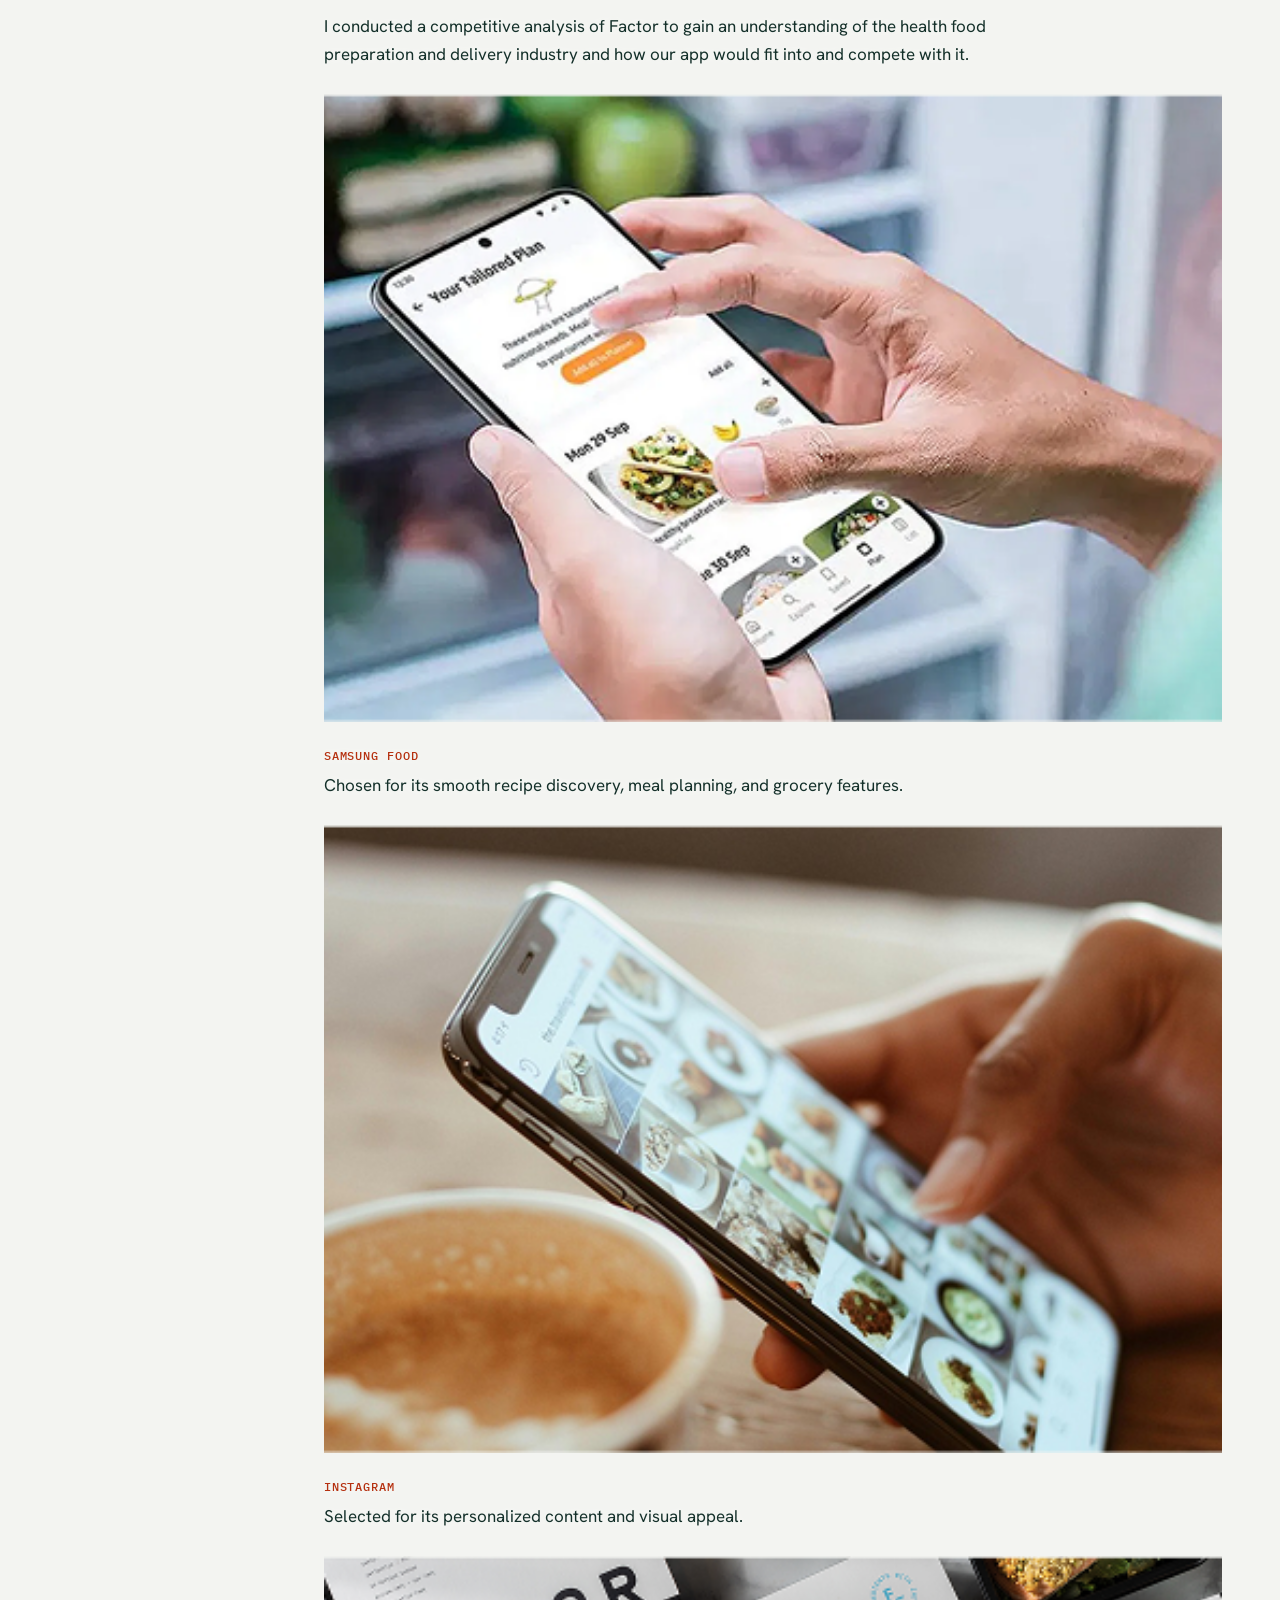
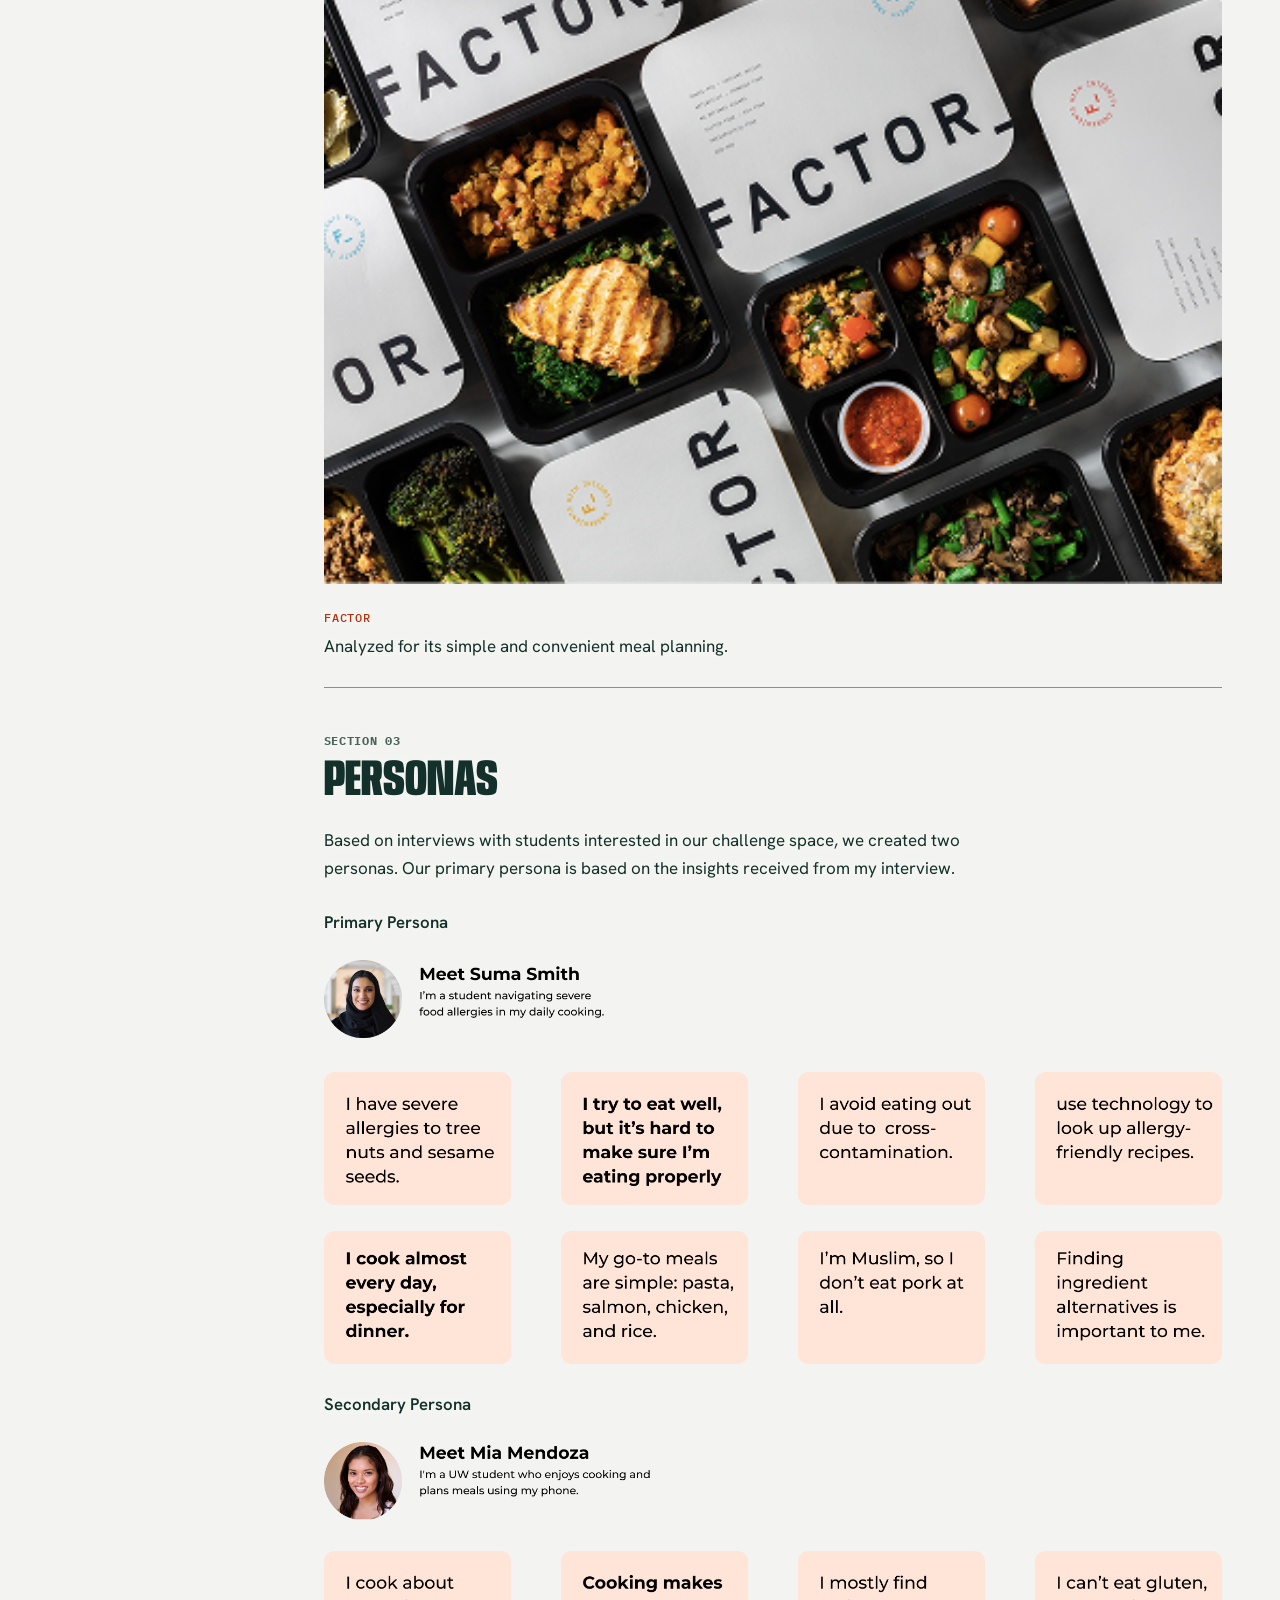
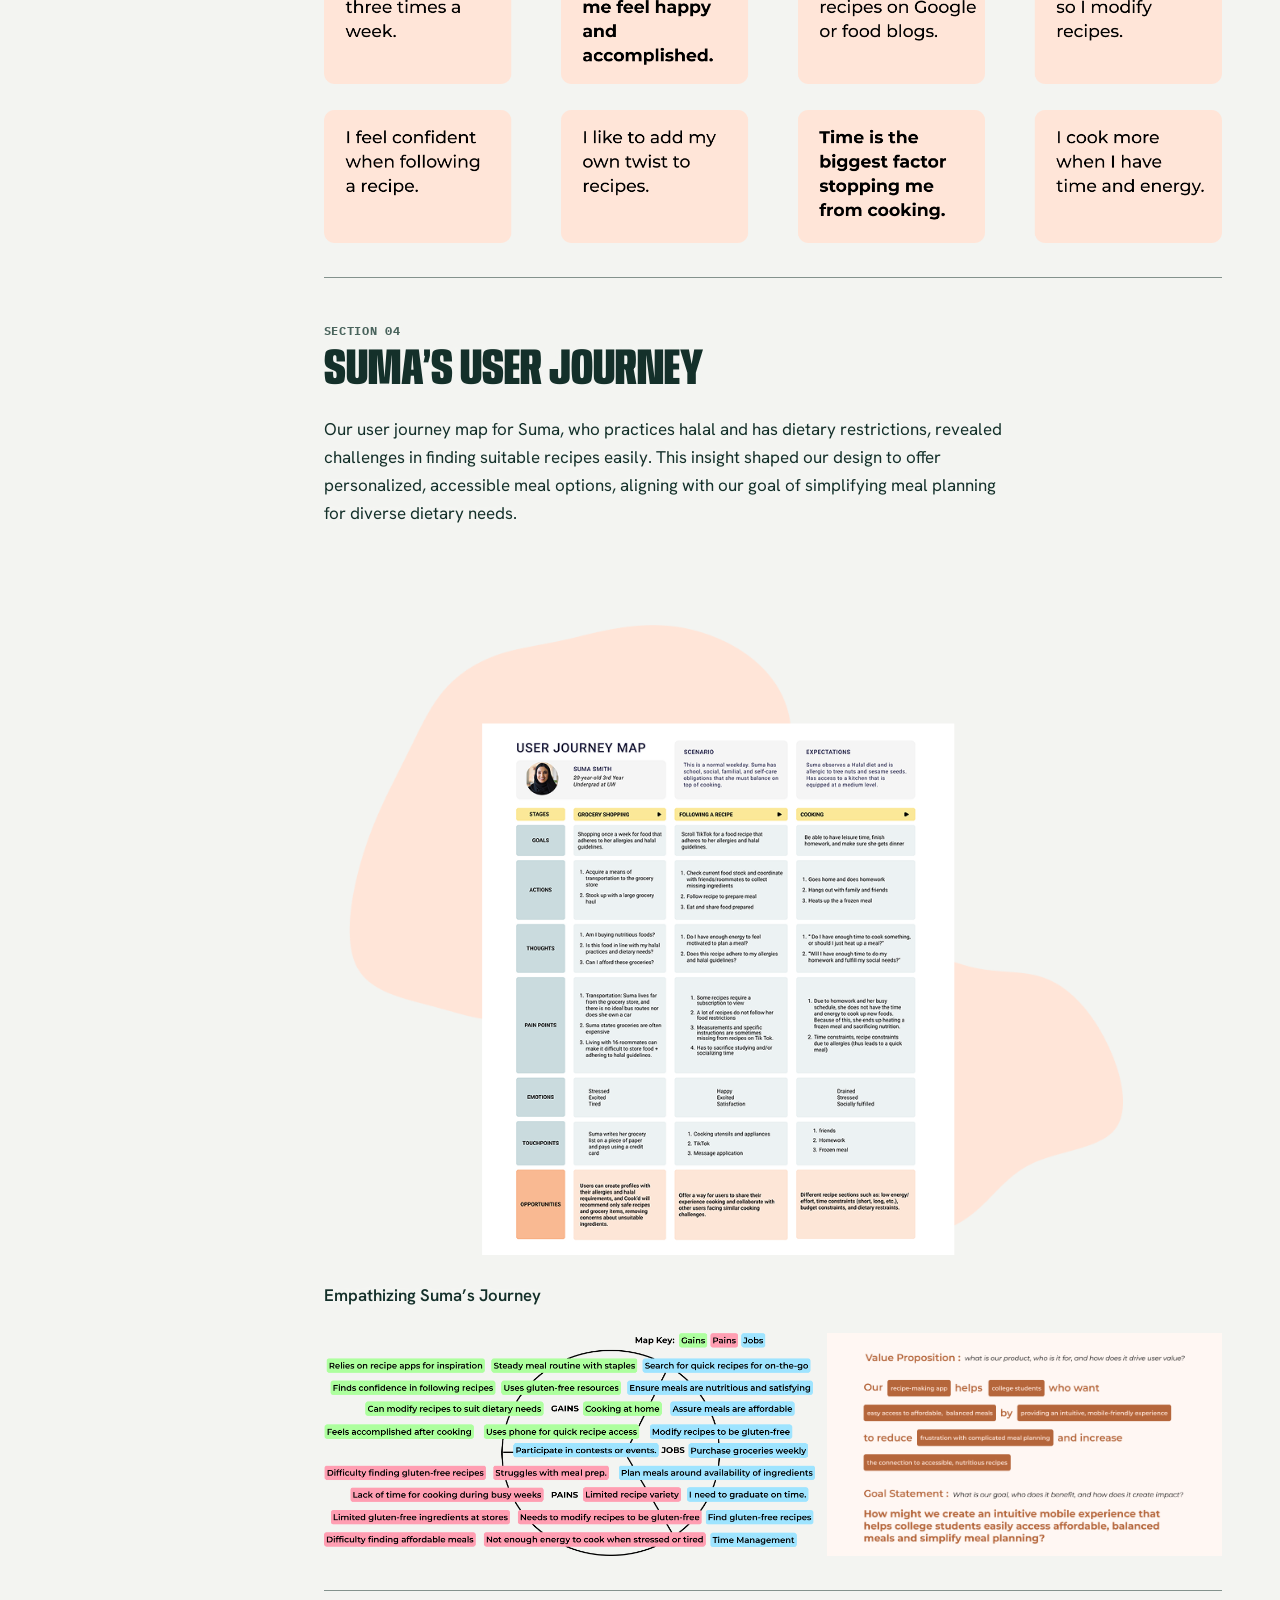
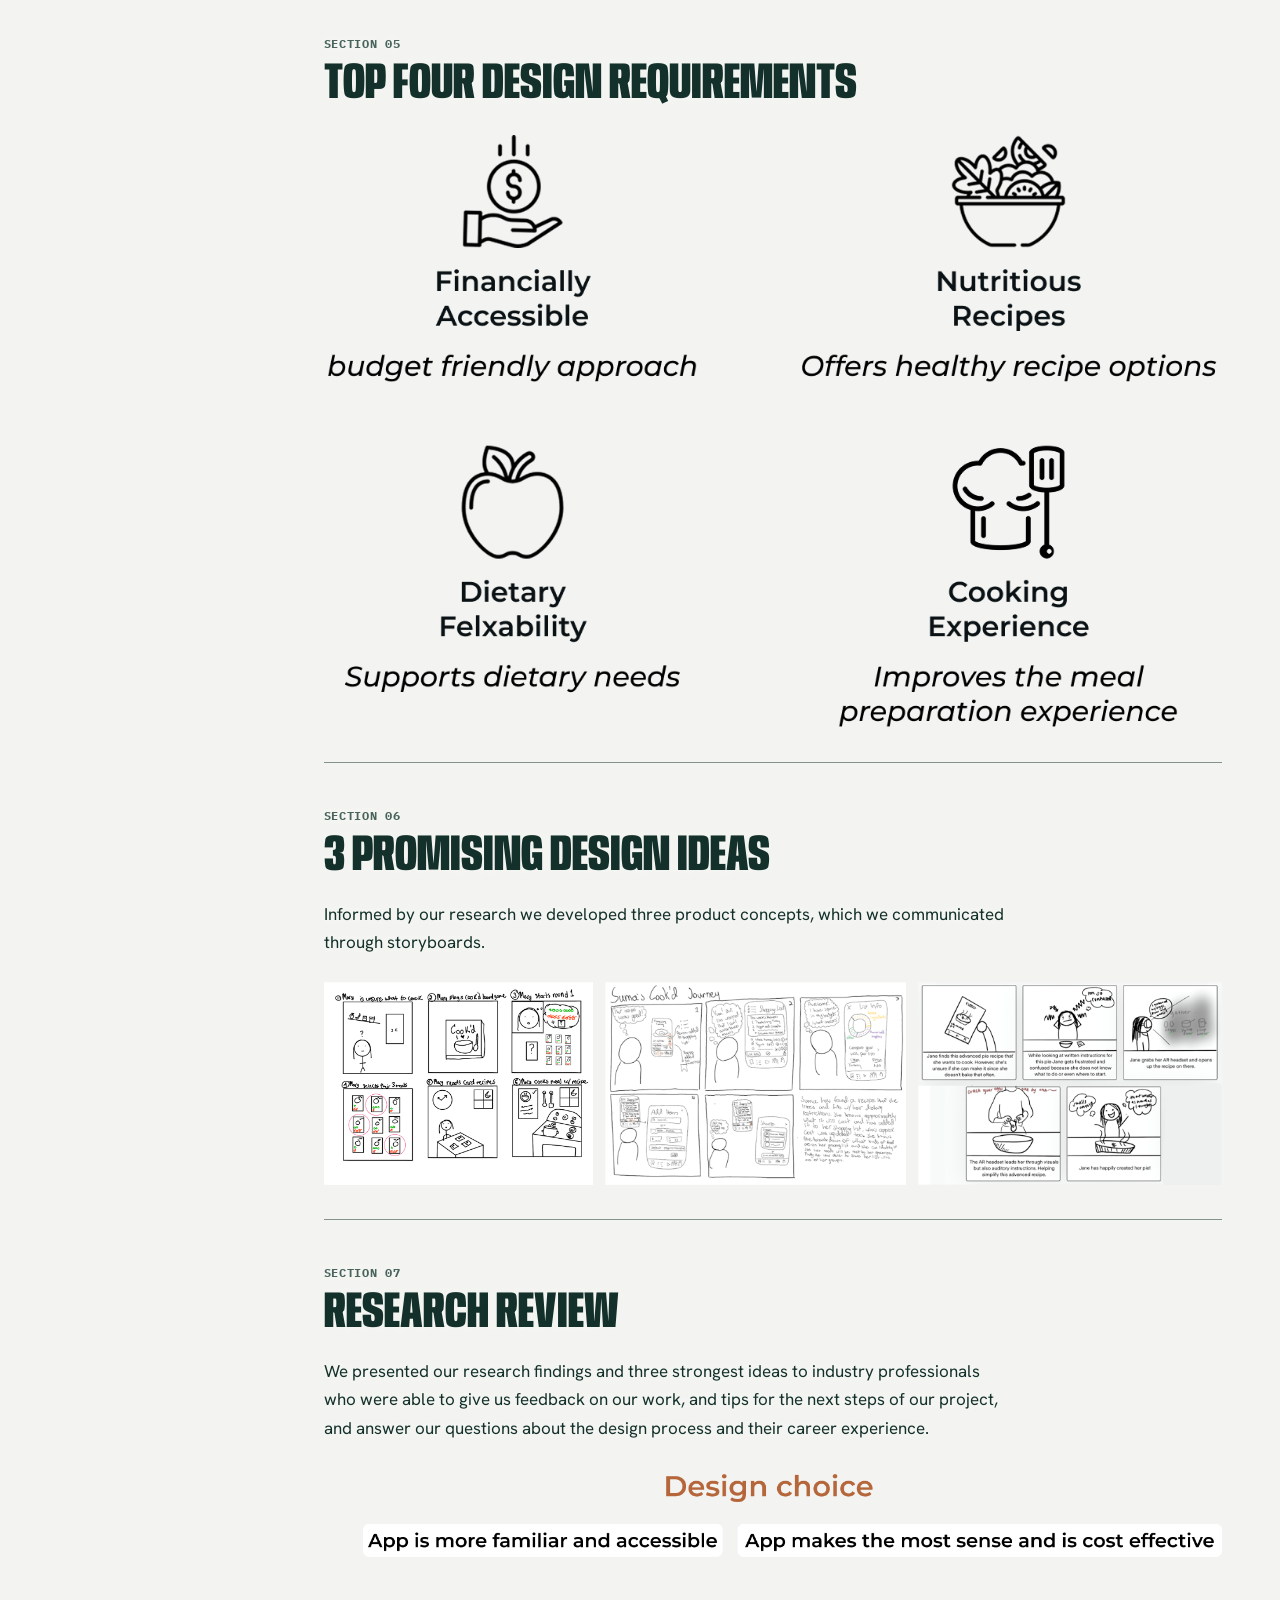
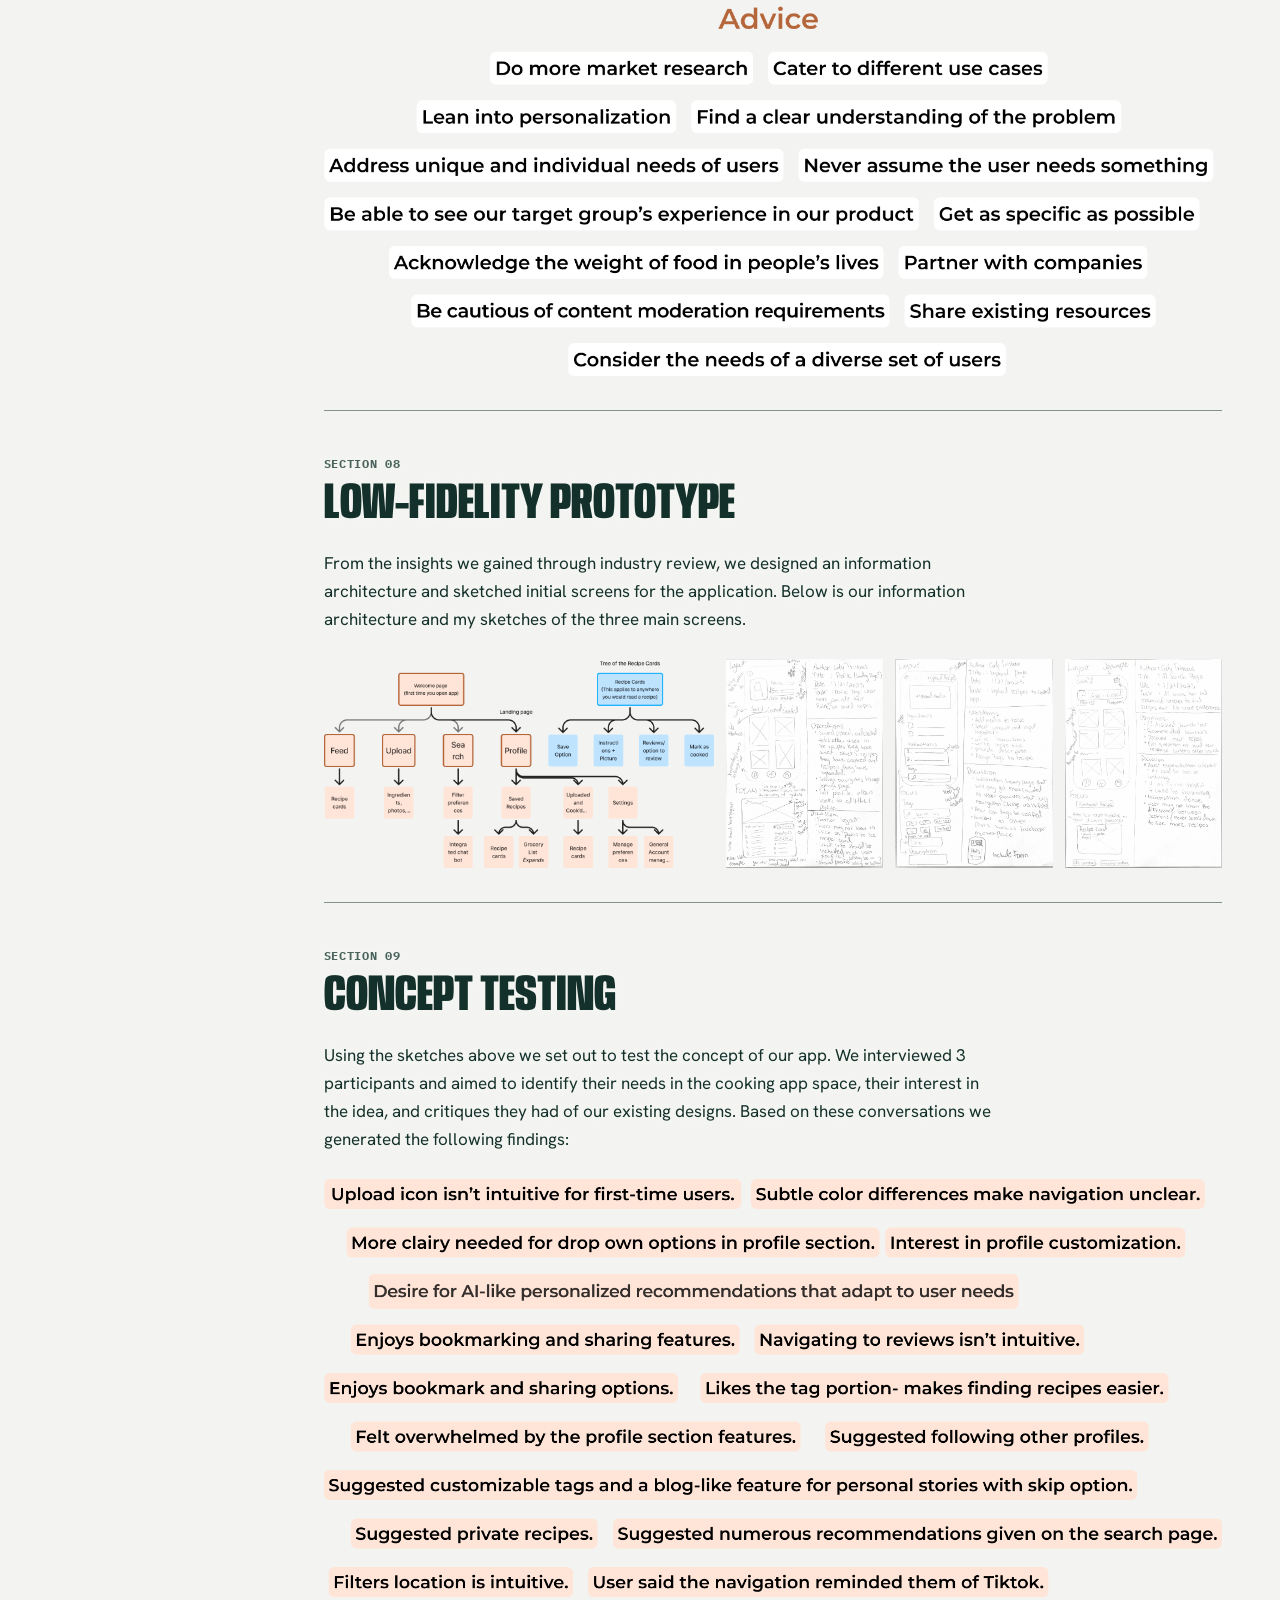
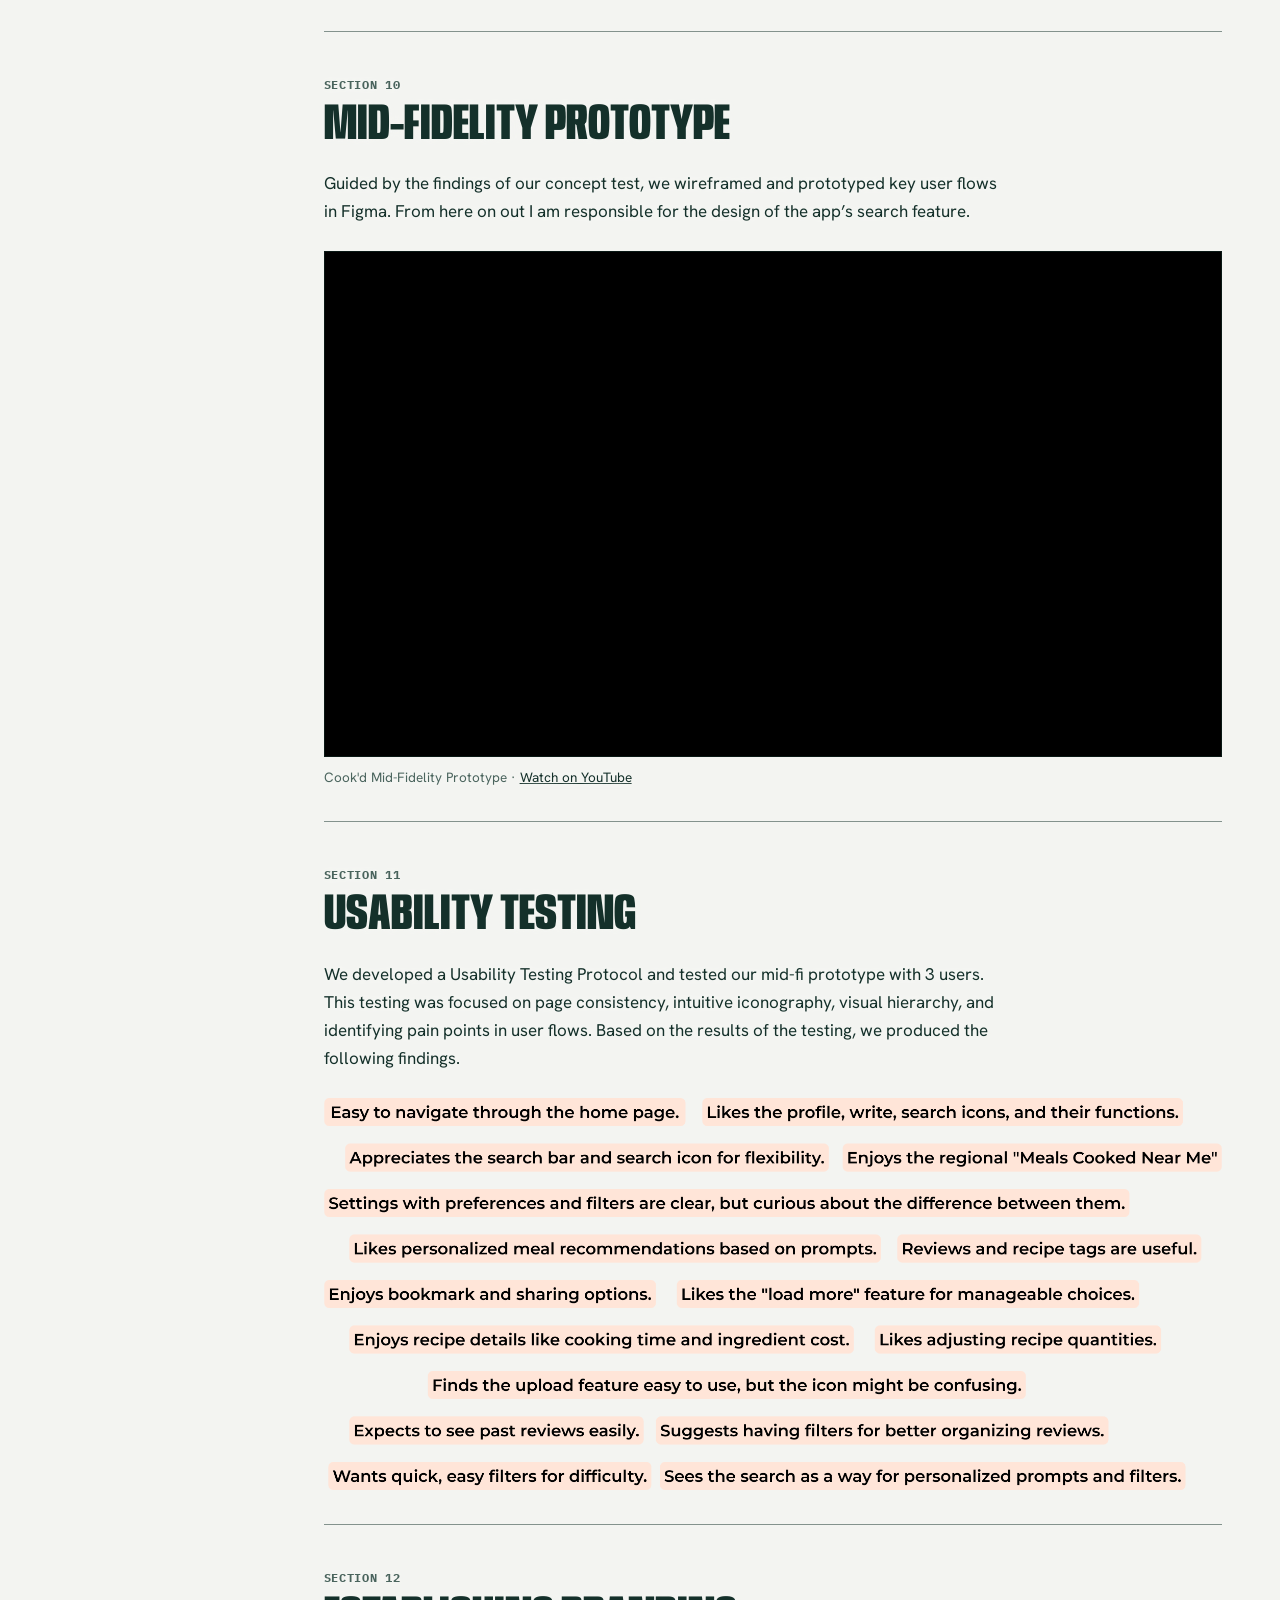
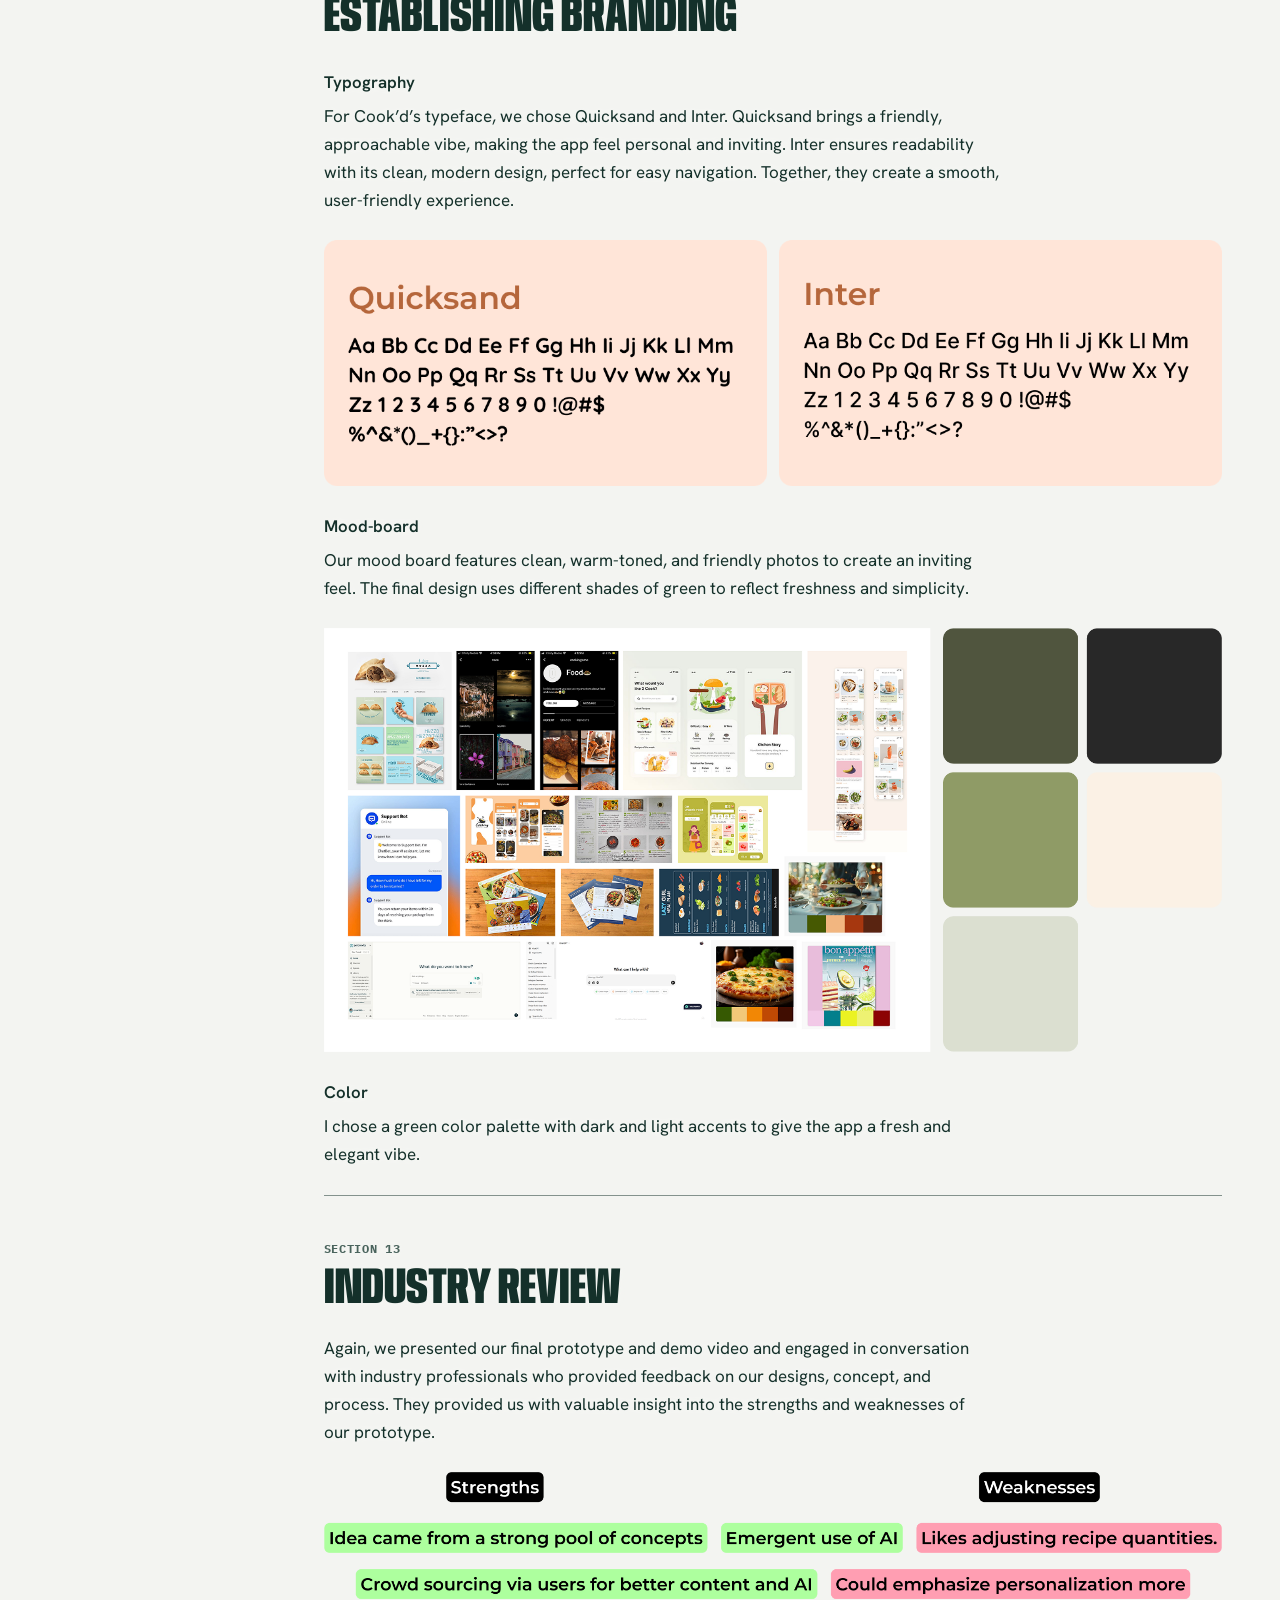
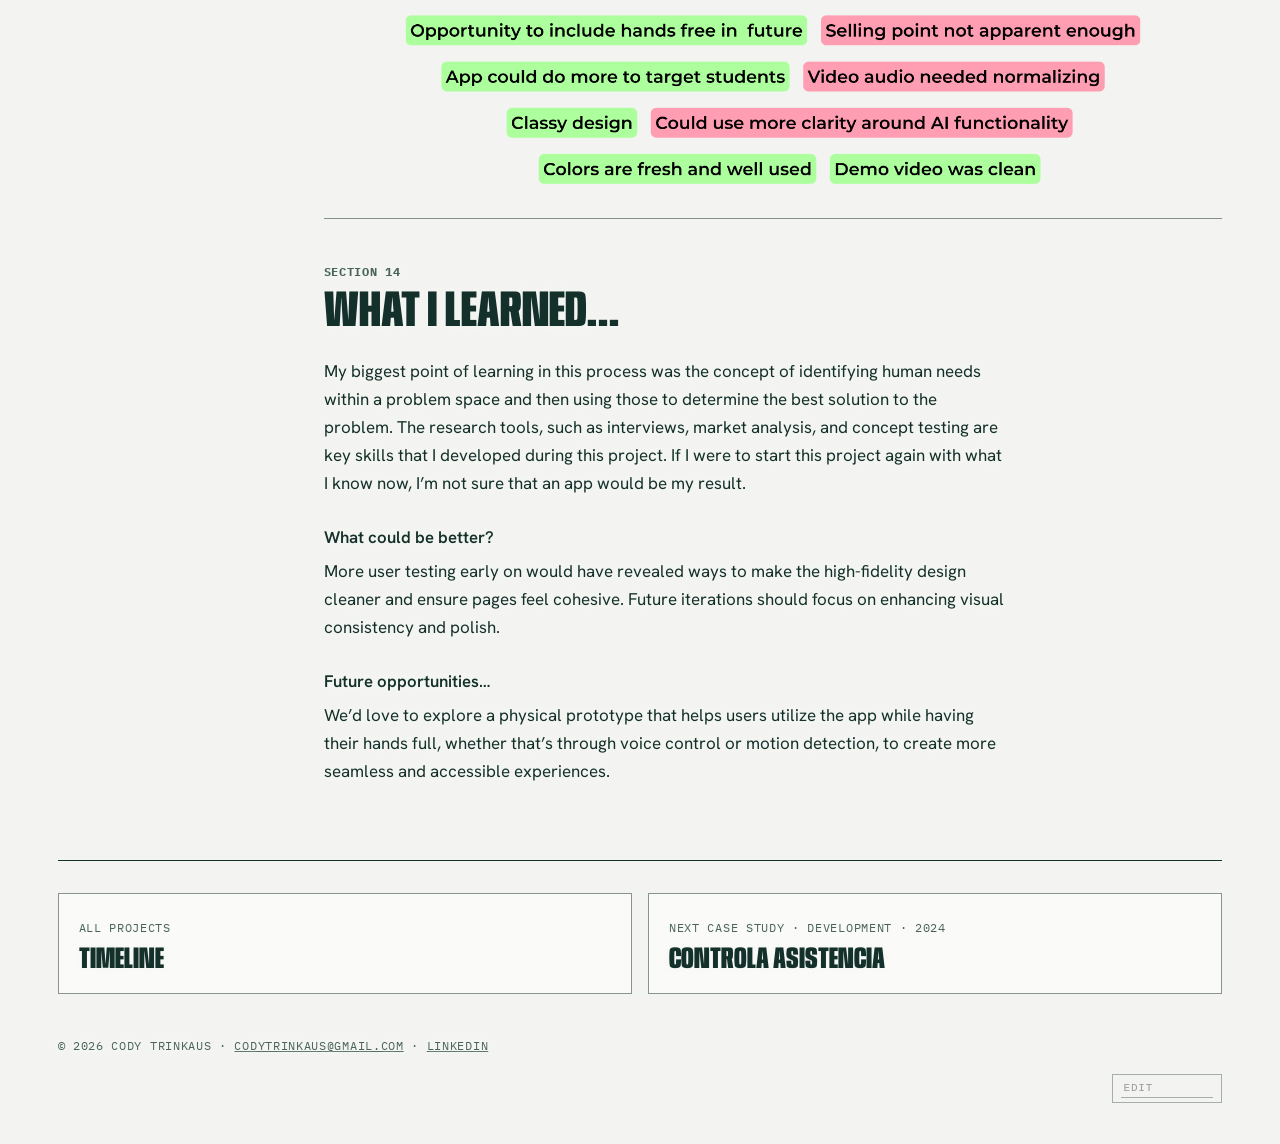
<file: cookd.html>
<!doctype html>
<html lang="en">
<head>
<meta charset="utf-8">
<meta name="viewport" content="width=device-width,initial-scale=1,viewport-fit=cover">
<title>Cook&#x27;d · Cody Trinkaus</title>
<meta name="description" content="Case study: an AI cooking concept app that helps college students share and discover affordable recipes.">
<link rel="preconnect" href="https://fonts.googleapis.com">
<link rel="preconnect" href="https://fonts.gstatic.com" crossorigin>
<link rel="stylesheet" href="https://fonts.googleapis.com/css2?family=Anybody:wdth,wght@50..150,300..900&family=Hanken+Grotesk:wght@400;500;600&family=IBM+Plex+Mono:wght@400;500&display=swap">
<link rel="stylesheet" href="case.css">
</head>
<body>
<canvas id="terrain" aria-hidden="true"></canvas>
<canvas id="tracks" aria-hidden="true"></canvas>
<header class="bar g"><a class="brand" href="index.html">C. Trinkaus</a><a href="index.html#work">← Back to timeline</a></header>
<main>
<section class="hero g">
  <p class="mono" style="margin:0">Case study · El. Winter 2025 · UX Design</p>
  <h1>Cook&#x27;d</h1>
  <p class="sub">Making it easy for students to meet their cooking needs.</p>
  <dl class="facts"><div><dt>Role</dt><dd>UX Designer: research, wireframing, prototyping</dd></div><div><dt>Team</dt><dd>2 UX Designers, 1 Project Manager (rotational position)</dd></div><div><dt>Duration</dt><dd>20 weeks, HCDE 302 and 303</dd></div><div><dt>Tools</dt><dd>Figma, interview protocols, storyboarding</dd></div></dl>
  <button type="button" class="frame cover" aria-label="Enlarge image"><img src="assets/cookd/01-frame-360-1.png" width="967" height="736" alt="Cook&#x27;d cover image"></button>
  <p style="max-width:44em;margin:28px 0 0"><span class="mono">Skills</span><br>This project involved leveraging data collected in user and market research to make informed decisions about concept development and prototyping. I conducted competitive analysis, created personas, journey mapped, developed design requirements, storyboarded design ideas, presented research to industry professionals, prototyped at low, mid, and high fidelity, developed brand guidelines, conducted concept and usability tests, and created and presented demo video to industry professionals.</p><figure style="margin:28px 0 0"><div class="embed"><iframe src="https://www.youtube.com/embed/t8tmvXc1HNQ" title="Cook'd demo video" loading="lazy" allowfullscreen referrerpolicy="strict-origin-when-cross-origin"></iframe></div><figcaption>Cook'd demo video · <a href="https://www.youtube.com/watch?v=t8tmvXc1HNQ" target="_blank" rel="noopener">Watch on YouTube</a></figcaption></figure>
</section>
<div class="layout g">
  <nav class="toc" aria-label="Contents"><h2>Contents</h2><ol><li><a href="#case-brief">Case Brief</a></li><li><a href="#competitive-analysis">Competitive Analysis</a></li><li><a href="#personas">Personas</a></li><li><a href="#suma-s-user-journey">Suma’s User Journey</a></li><li><a href="#top-four-design-requirements">Top Four Design Requirements</a></li><li><a href="#3-promising-design-ideas">3 Promising Design Ideas</a></li><li><a href="#research-review">Research Review</a></li><li><a href="#low-fidelity-prototype">Low-Fidelity Prototype</a></li><li><a href="#concept-testing">Concept Testing</a></li><li><a href="#mid-fidelity-prototype">Mid-Fidelity Prototype</a></li><li><a href="#usability-testing">Usability Testing</a></li><li><a href="#establishing-branding">Establishing Branding</a></li><li><a href="#industry-review">Industry Review</a></li><li><a href="#what-i-learned">What I learned…</a></li></ol></nav>
  <article>
<section id="case-brief"><h2><span class="n mono">Section 01</span>Case Brief</h2>
<p>The team spent 20 weeks working in HCDE 302 and 303 to design a mobile app that helps college students share and discover affordable recipes. As the UX Designer, I focused on user research, wireframing, and prototyping to build an intuitive and accessible experience that meets students’ needs.</p>
<figure><button type="button" class="frame" aria-label="Enlarge image"><img src="assets/cookd/02-frame-361.png" width="1031" height="803" alt="Case Brief" loading="lazy"></button></figure>
</section>
<section id="competitive-analysis"><h2><span class="n mono">Section 02</span>Competitive Analysis</h2>
<p>I conducted a competitive analysis of Factor to gain an understanding of the health food preparation and delivery industry and how our app would fit into and compete with it.</p>
<figure><button type="button" class="frame" aria-label="Enlarge image"><img src="assets/cookd/03-image.png" width="418" height="292" alt="Competitive Analysis" loading="lazy"></button></figure>
<h5>Samsung Food</h5>
<p>Chosen for its smooth recipe discovery, meal planning, and grocery features.</p>
<figure><button type="button" class="frame" aria-label="Enlarge image"><img src="assets/cookd/04-image-1.png" width="418" height="292" alt="Samsung Food" loading="lazy"></button></figure>
<h5>Instagram</h5>
<p>Selected for its personalized content and visual appeal.</p>
<figure><button type="button" class="frame" aria-label="Enlarge image"><img src="assets/cookd/05-image-2.png" width="418" height="292" alt="Instagram" loading="lazy"></button></figure>
<h5>Factor</h5>
<p>Analyzed for its simple and convenient meal planning.</p>
</section>
<section id="personas"><h2><span class="n mono">Section 03</span>Personas</h2>
<p>Based on interviews with students interested in our challenge space, we created two personas. Our primary persona is based on the insights received from my interview.</p>
<h4>Primary Persona</h4>
<figure><button type="button" class="frame" aria-label="Enlarge image"><img src="assets/cookd/06-frame-362-3.png" width="1668" height="750" alt="Primary Persona" loading="lazy"></button></figure>
<h4>Secondary Persona</h4>
<figure><button type="button" class="frame" aria-label="Enlarge image"><img src="assets/cookd/07-frame-363-1.png" width="1668" height="744" alt="Secondary Persona" loading="lazy"></button></figure>
</section>
<section id="suma-s-user-journey"><h2><span class="n mono">Section 04</span>Suma’s User Journey</h2>
<p>Our user journey map for Suma, who practices halal and has dietary restrictions, revealed challenges in finding suitable recipes easily. This insight shaped our design to offer personalized, accessible meal options, aligning with our goal of simplifying meal planning for diverse dietary needs.</p>
<figure><button type="button" class="frame" aria-label="Enlarge image"><img src="assets/cookd/08-frame-364.png" width="990" height="869" alt="Suma’s User Journey" loading="lazy"></button></figure>
<h4>Empathizing Suma’s Journey</h4>
<figure><div class="gallery"><button type="button" class="frame" style="--ar:2.200" aria-label="Enlarge image"><img src="assets/cookd/09-frame-365.png" width="1877" height="853" alt="Empathizing Suma’s Journey (1 of 2)" loading="lazy"></button><button type="button" class="frame" style="--ar:1.772" aria-label="Enlarge image"><img src="assets/cookd/10-vp.png" width="1916" height="1081" alt="Empathizing Suma’s Journey (2 of 2)" loading="lazy"></button></div></figure>
</section>
<section id="top-four-design-requirements"><h2><span class="n mono">Section 05</span>Top Four Design Requirements</h2>
<figure><button type="button" class="frame" aria-label="Enlarge image"><img src="assets/cookd/11-frame-366.png" width="1146" height="756" alt="Top Four Design Requirements" loading="lazy"></button></figure>
</section>
<section id="3-promising-design-ideas"><h2><span class="n mono">Section 06</span>3 Promising Design Ideas</h2>
<p>Informed by our research we developed three product concepts, which we communicated through storyboards.</p>
<figure><div class="gallery"><button type="button" class="frame" style="--ar:1.332" aria-label="Enlarge image"><img src="assets/cookd/12-image-19.png" width="934" height="701" alt="3 Promising Design Ideas (1 of 3)" loading="lazy"></button><button type="button" class="frame" style="--ar:1.487" aria-label="Enlarge image"><img src="assets/cookd/13-image-21.png" width="858" height="577" alt="3 Promising Design Ideas (2 of 3)" loading="lazy"></button><button type="button" class="frame" style="--ar:1.503" aria-label="Enlarge image"><img src="assets/cookd/14-image-20.png" width="869" height="578" alt="3 Promising Design Ideas (3 of 3)" loading="lazy"></button></div></figure>
</section>
<section id="research-review"><h2><span class="n mono">Section 07</span>Research Review</h2>
<p>We presented our research findings and three strongest ideas to industry professionals who were able to give us feedback on our work, and tips for the next steps of our project, and answer our questions about the design process and their career experience.</p>
<figure><button type="button" class="frame" aria-label="Enlarge image"><img src="assets/cookd/15-frame-367.png" width="1498" height="848" alt="Research Review" loading="lazy"></button></figure>
</section>
<section id="low-fidelity-prototype"><h2><span class="n mono">Section 08</span>Low-Fidelity Prototype</h2>
<p>From the insights we gained through industry review, we designed an information architecture and sketched initial screens for the application. Below is our information architecture and my sketches of the three main screens.</p>
<figure><div class="gallery"><button type="button" class="frame" style="--ar:1.866" aria-label="Enlarge image"><img src="assets/cookd/16-frame-368-2.png" width="1198" height="642" alt="Low-Fidelity Prototype (1 of 4)" loading="lazy"></button><button type="button" class="frame" style="--ar:0.753" aria-label="Enlarge image"><img src="assets/cookd/17-page-2-1.png" width="1130" height="1501" alt="Low-Fidelity Prototype (2 of 4)" loading="lazy"></button><button type="button" class="frame" style="--ar:0.757" aria-label="Enlarge image"><img src="assets/cookd/18-page-1-1.png" width="1137" height="1501" alt="Low-Fidelity Prototype (3 of 4)" loading="lazy"></button><button type="button" class="frame" style="--ar:0.753" aria-label="Enlarge image"><img src="assets/cookd/19-page-3-1-1.png" width="1130" height="1501" alt="Low-Fidelity Prototype (4 of 4)" loading="lazy"></button></div></figure>
</section>
<section id="concept-testing"><h2><span class="n mono">Section 09</span>Concept Testing</h2>
<p>Using the sketches above we set out to test the concept of our app. We interviewed 3 participants and aimed to identify their needs in the cooking app space, their interest in the idea, and critiques they had of our existing designs. Based on these conversations we generated the following findings:</p>
<figure><button type="button" class="frame" aria-label="Enlarge image"><img src="assets/cookd/20-frame-369.png" width="1650" height="767" alt="Concept Testing" loading="lazy"></button></figure>
</section>
<section id="mid-fidelity-prototype"><h2><span class="n mono">Section 10</span>Mid-Fidelity Prototype</h2>
<p>Guided by the findings of our concept test, we wireframed and prototyped key user flows in Figma. From here on out I am responsible for the design of the app’s search feature.</p>
<figure><div class="embed"><iframe src="https://www.youtube.com/embed/lhOdzLlmssM" title="Cook&#x27;d Mid-Fidelity Prototype" loading="lazy" allowfullscreen referrerpolicy="strict-origin-when-cross-origin"></iframe></div><figcaption>Cook&#x27;d Mid-Fidelity Prototype · <a href="https://www.youtube.com/watch?v=lhOdzLlmssM" target="_blank" rel="noopener">Watch on YouTube</a></figcaption></figure>
</section>
<section id="usability-testing"><h2><span class="n mono">Section 11</span>Usability Testing</h2>
<p>We developed a Usability Testing Protocol and tested our mid-fi prototype with 3 users. This testing was focused on page consistency, intuitive iconography, visual hierarchy, and identifying pain points in user flows. Based on the results of the testing, we produced the following findings.</p>
<figure><button type="button" class="frame" aria-label="Enlarge image"><img src="assets/cookd/21-frame-370.png" width="1760" height="767" alt="Usability Testing" loading="lazy"></button></figure>
</section>
<section id="establishing-branding"><h2><span class="n mono">Section 12</span>Establishing Branding</h2>
<h4>Typography</h4>
<p>For Cook’d’s typeface, we chose Quicksand and Inter. Quicksand brings a friendly, approachable vibe, making the app feel personal and inviting. Inter ensures readability with its clean, modern design, perfect for easy navigation. Together, they create a smooth, user-friendly experience.</p>
<figure><div class="gallery"><button type="button" class="frame" style="--ar:1.800" aria-label="Enlarge image"><img src="assets/cookd/22-group-2.png" width="675" height="375" alt="Typography (1 of 2)" loading="lazy"></button><button type="button" class="frame" style="--ar:1.800" aria-label="Enlarge image"><img src="assets/cookd/23-group-1.png" width="675" height="375" alt="Typography (2 of 2)" loading="lazy"></button></div></figure>
<h4>Mood-board</h4>
<p>Our mood board features clean, warm-toned, and friendly photos to create an inviting feel. The final design uses different shades of green to reflect freshness and simplicity.</p>
<figure><div class="gallery"><button type="button" class="frame" style="--ar:1.432" aria-label="Enlarge image"><img src="assets/cookd/24-mood-board-1.png" width="971" height="678" alt="Mood-board (1 of 2)" loading="lazy"></button><button type="button" class="frame" style="--ar:0.659" aria-label="Enlarge image"><img src="assets/cookd/25-frame-141-1.png" width="520" height="789" alt="Mood-board (2 of 2)" loading="lazy"></button></div></figure>
<h4>Color</h4>
<p>I chose a green color palette with dark and light accents to give the app a fresh and elegant vibe.</p>
</section>
<section id="industry-review"><h2><span class="n mono">Section 13</span>Industry Review</h2>
<p>Again, we presented our final prototype and demo video and engaged in conversation with industry professionals who provided feedback on our designs, concept, and process. They provided us with valuable insight into the strengths and weaknesses of our prototype.</p>
<figure><button type="button" class="frame" aria-label="Enlarge image"><img src="assets/cookd/26-frame-371.png" width="1650" height="574" alt="Industry Review" loading="lazy"></button></figure>
</section>
<section id="what-i-learned"><h2><span class="n mono">Section 14</span>What I learned…</h2>
<p>My biggest point of learning in this process was the concept of identifying human needs within a problem space and then using those to determine the best solution to the problem. The research tools, such as interviews, market analysis, and concept testing are key skills that I developed during this project. If I were to start this project again with what I know now, I’m not sure that an app would be my result.</p>
<h4>What could be better?</h4>
<p>More user testing early on would have revealed ways to make the high-fidelity design cleaner and ensure pages feel cohesive. Future iterations should focus on enhancing visual consistency and polish.</p>
<h4>Future opportunities…</h4>
<p>We’d love to explore a physical prototype that helps users utilize the app while having their hands full, whether that’s through voice control or motion detection, to create more seamless and accessible experiences.</p>
</section>
  </article>
</div>
</main>
<footer class="g">
  <nav class="pager" aria-label="More work">
    <a href="index.html#work"><span class="mono">All projects</span><b>Timeline</b></a>
    <a href="controla-asistencia.html"><span class="mono">Next case study · Development · 2024</span><b>Controla Asistencia</b></a>
  </nav>
  <p class="mono">© 2026 Cody Trinkaus · <a href="mailto:codytrinkaus@gmail.com">codytrinkaus@gmail.com</a> · <a href="https://linkedin.com/in/codytrinkaus" target="_blank" rel="noopener">LinkedIn</a></p>
</footer>
<dialog id="zoom" aria-label="Enlarged image"><button type="button" autofocus>Close ✕</button><img alt=""></dialog>
<script src="case.js"></script>
<script src="edit.js"></script>
</body>
</html>
</file>
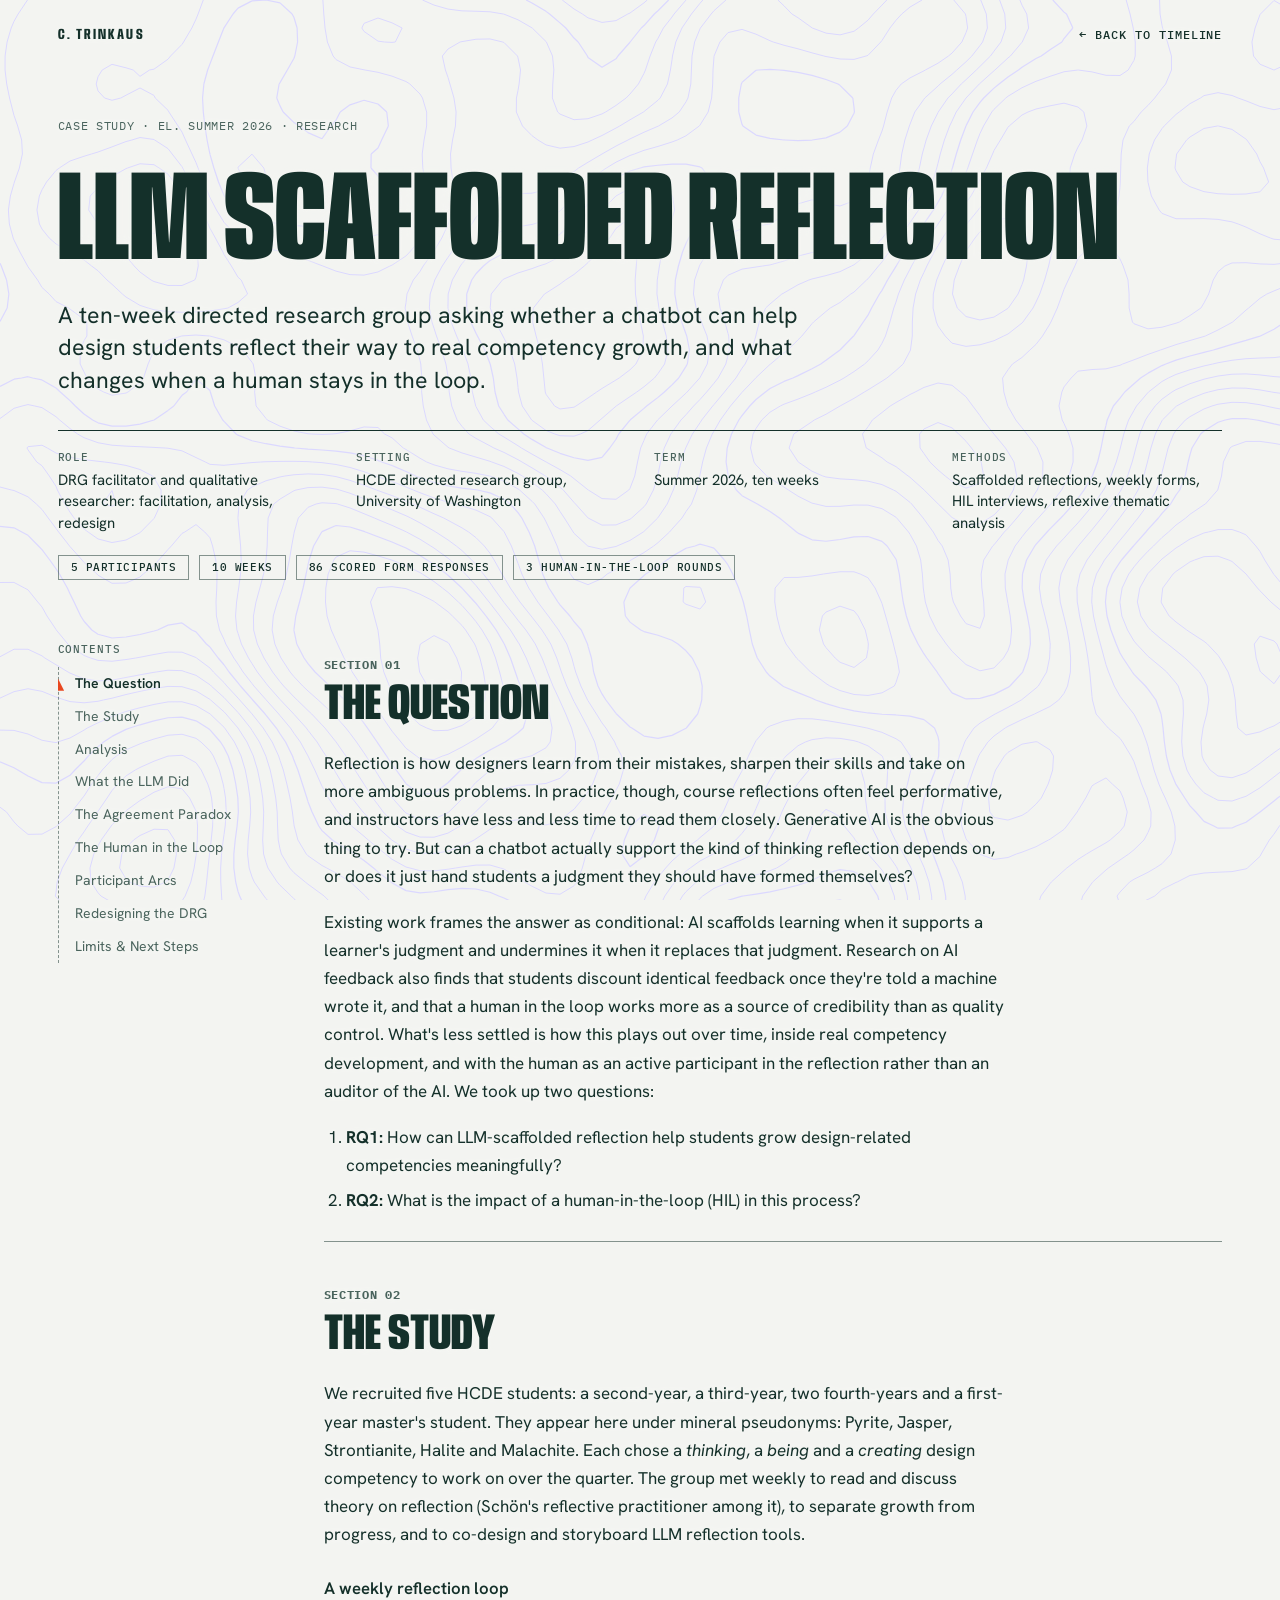
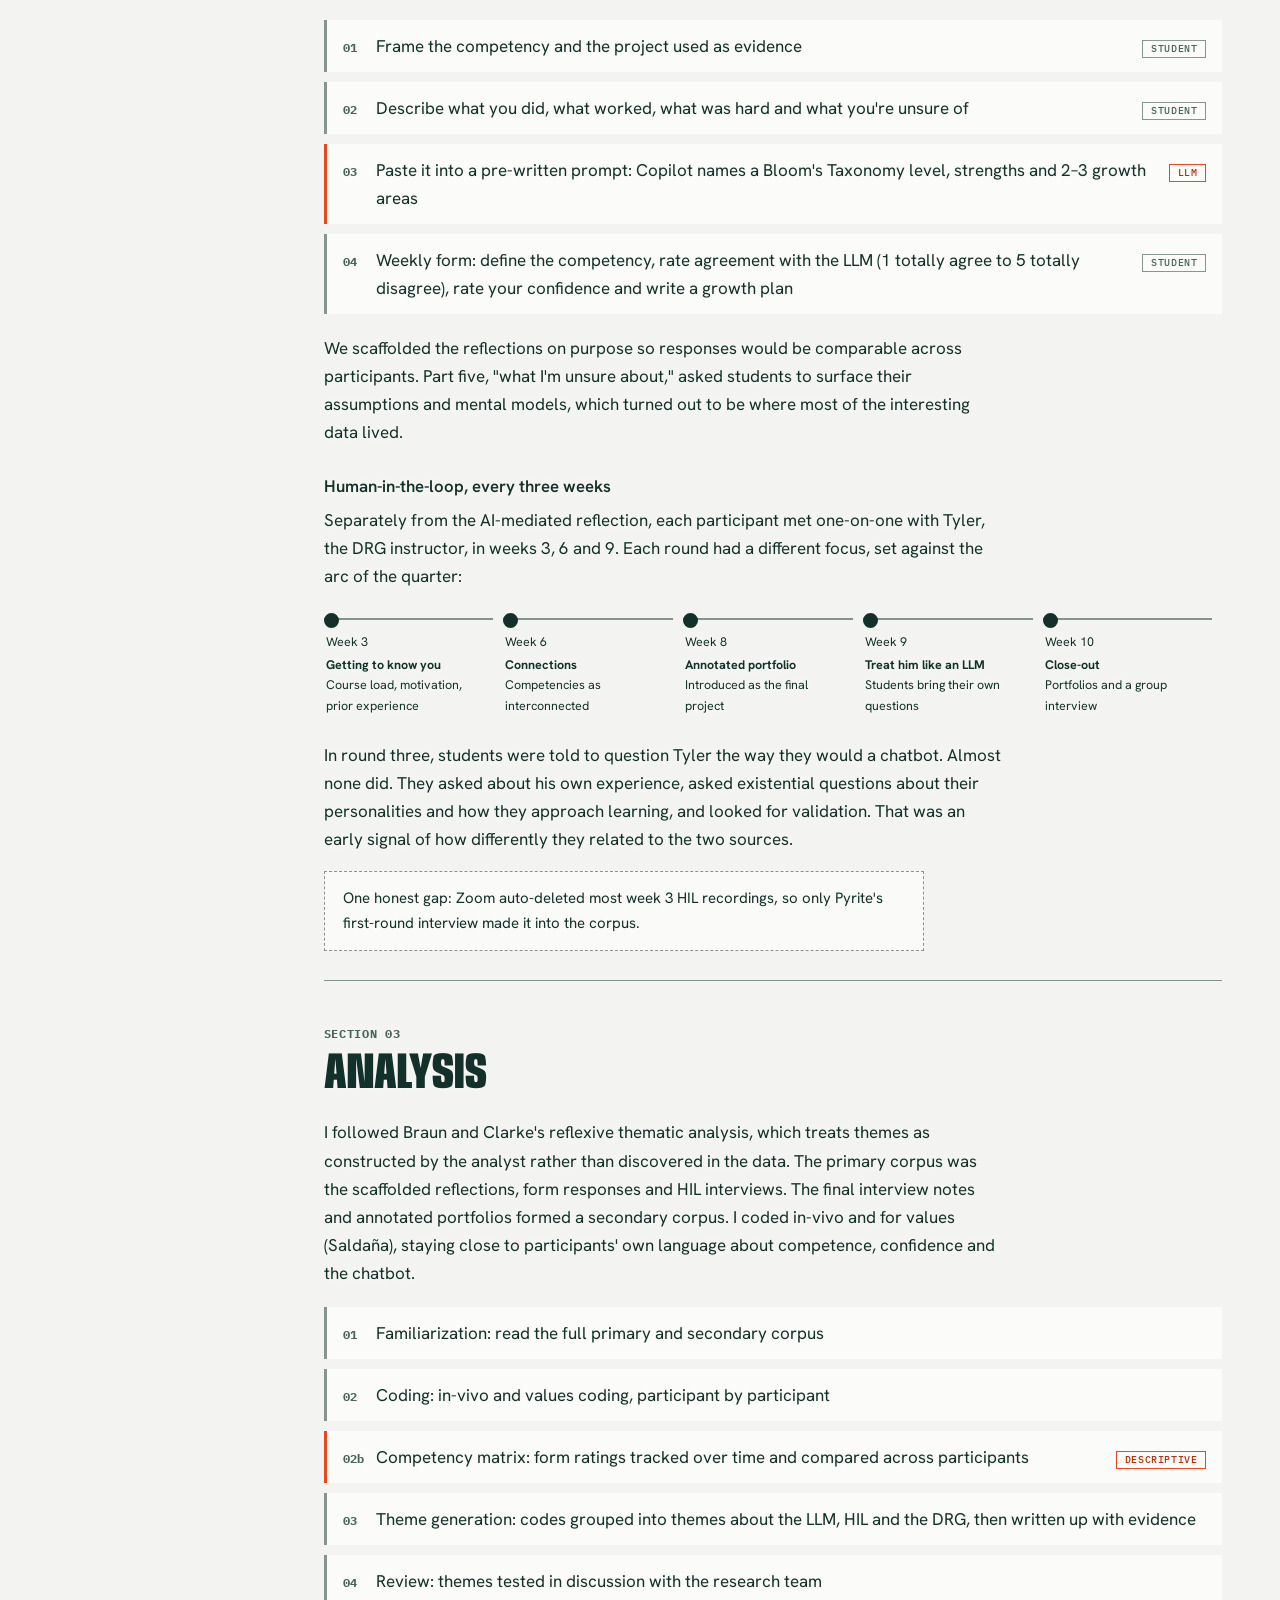
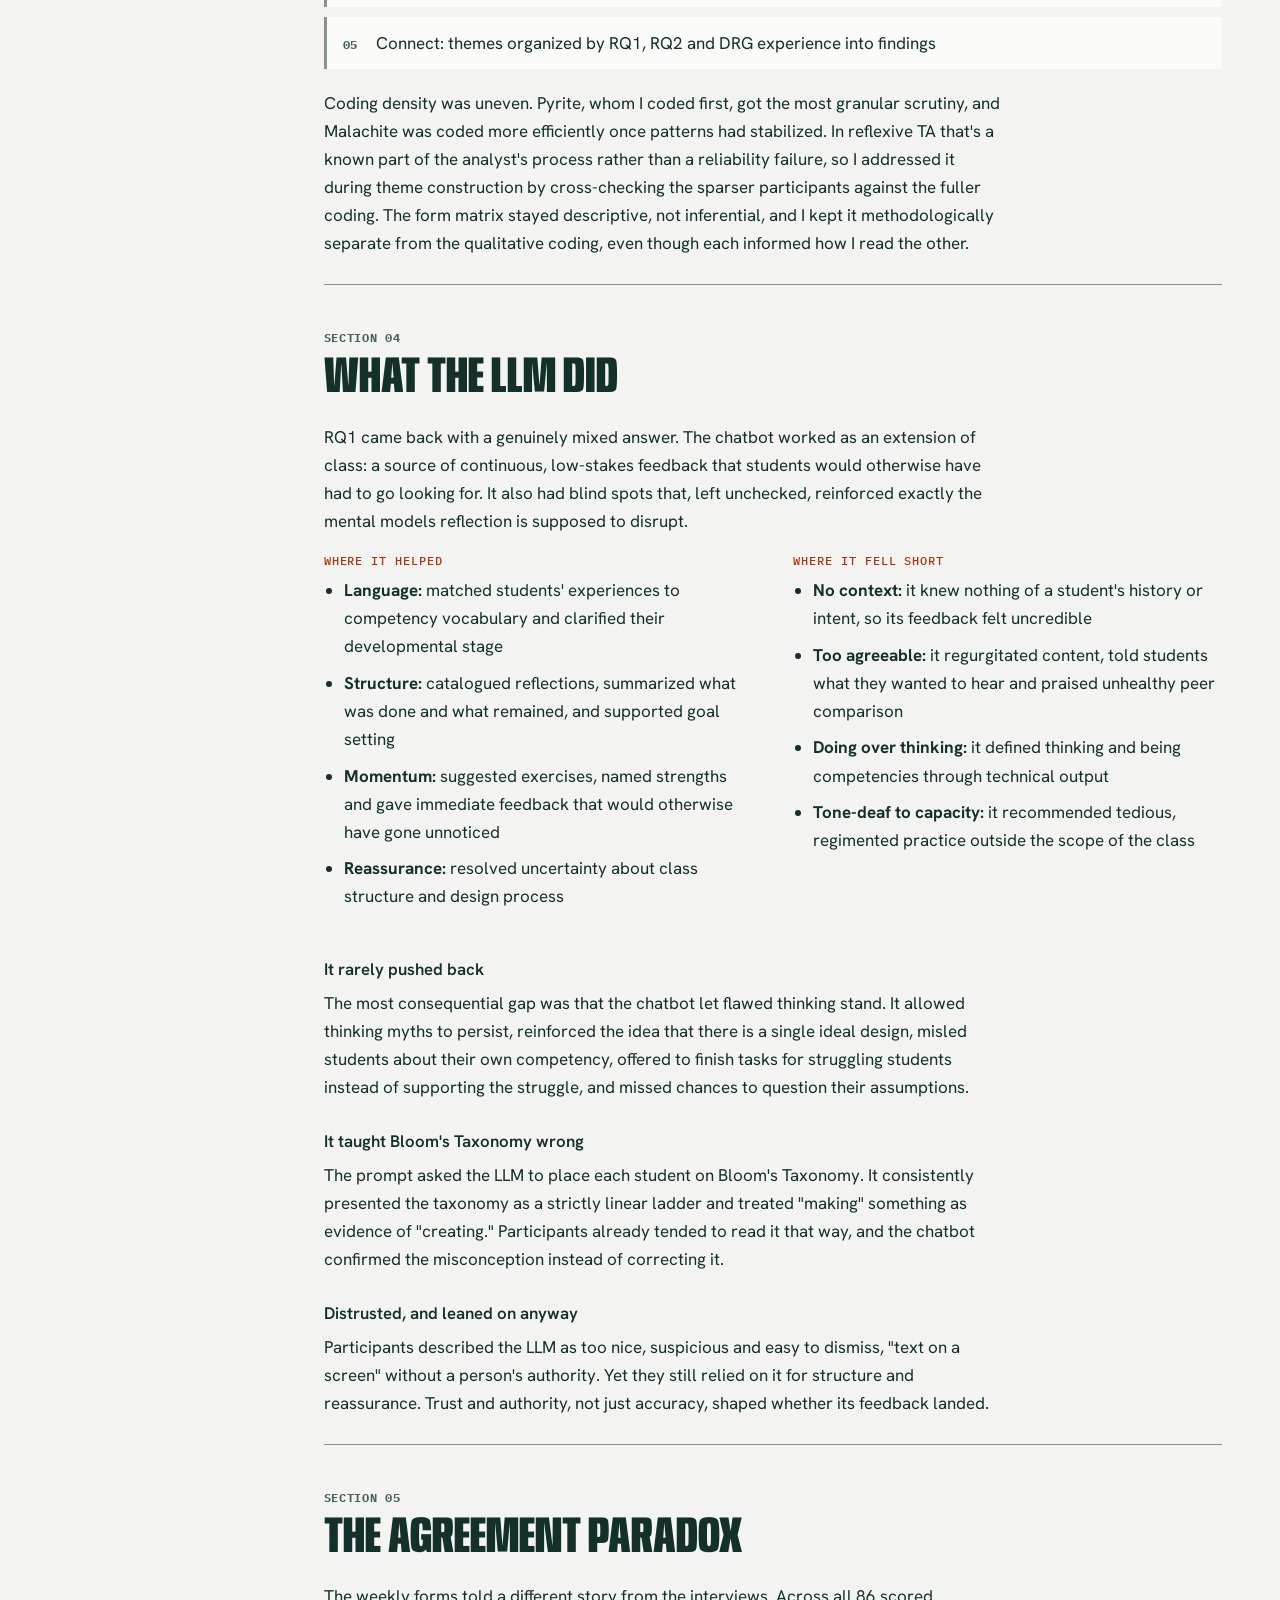
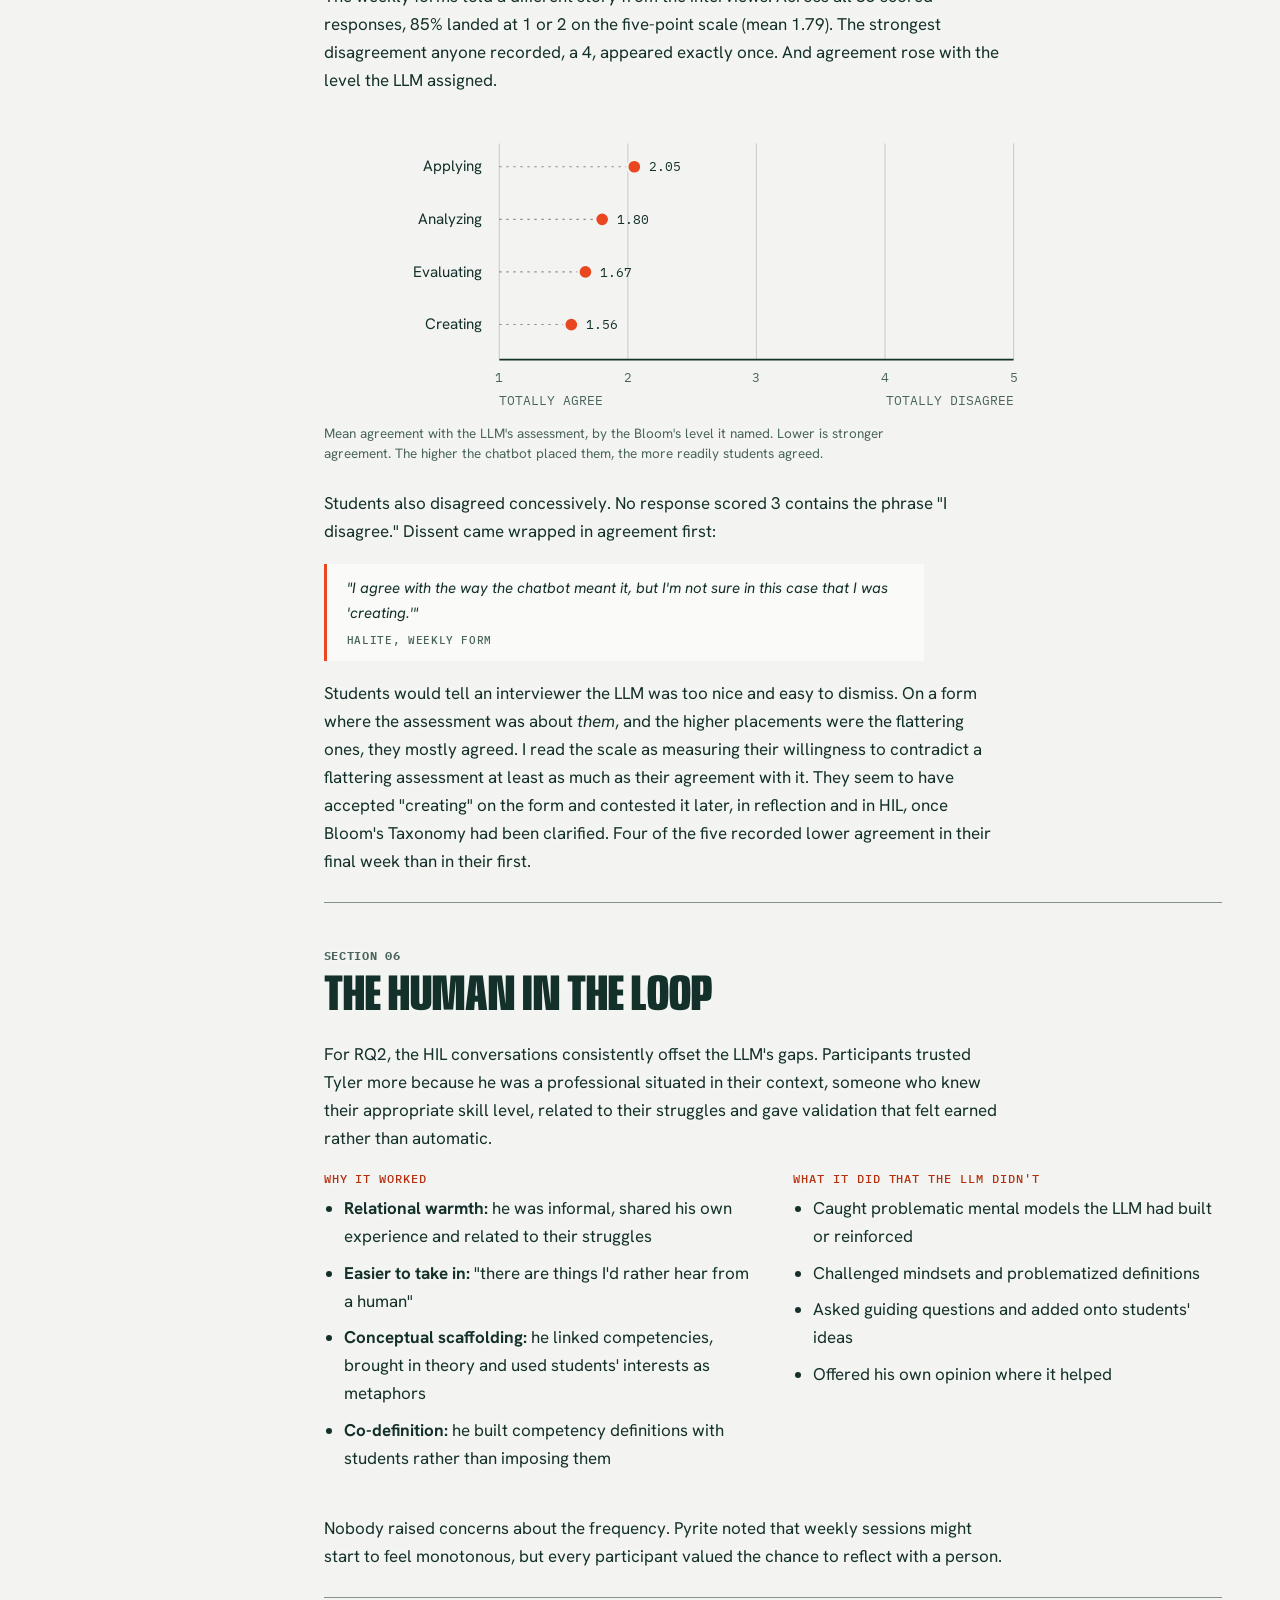
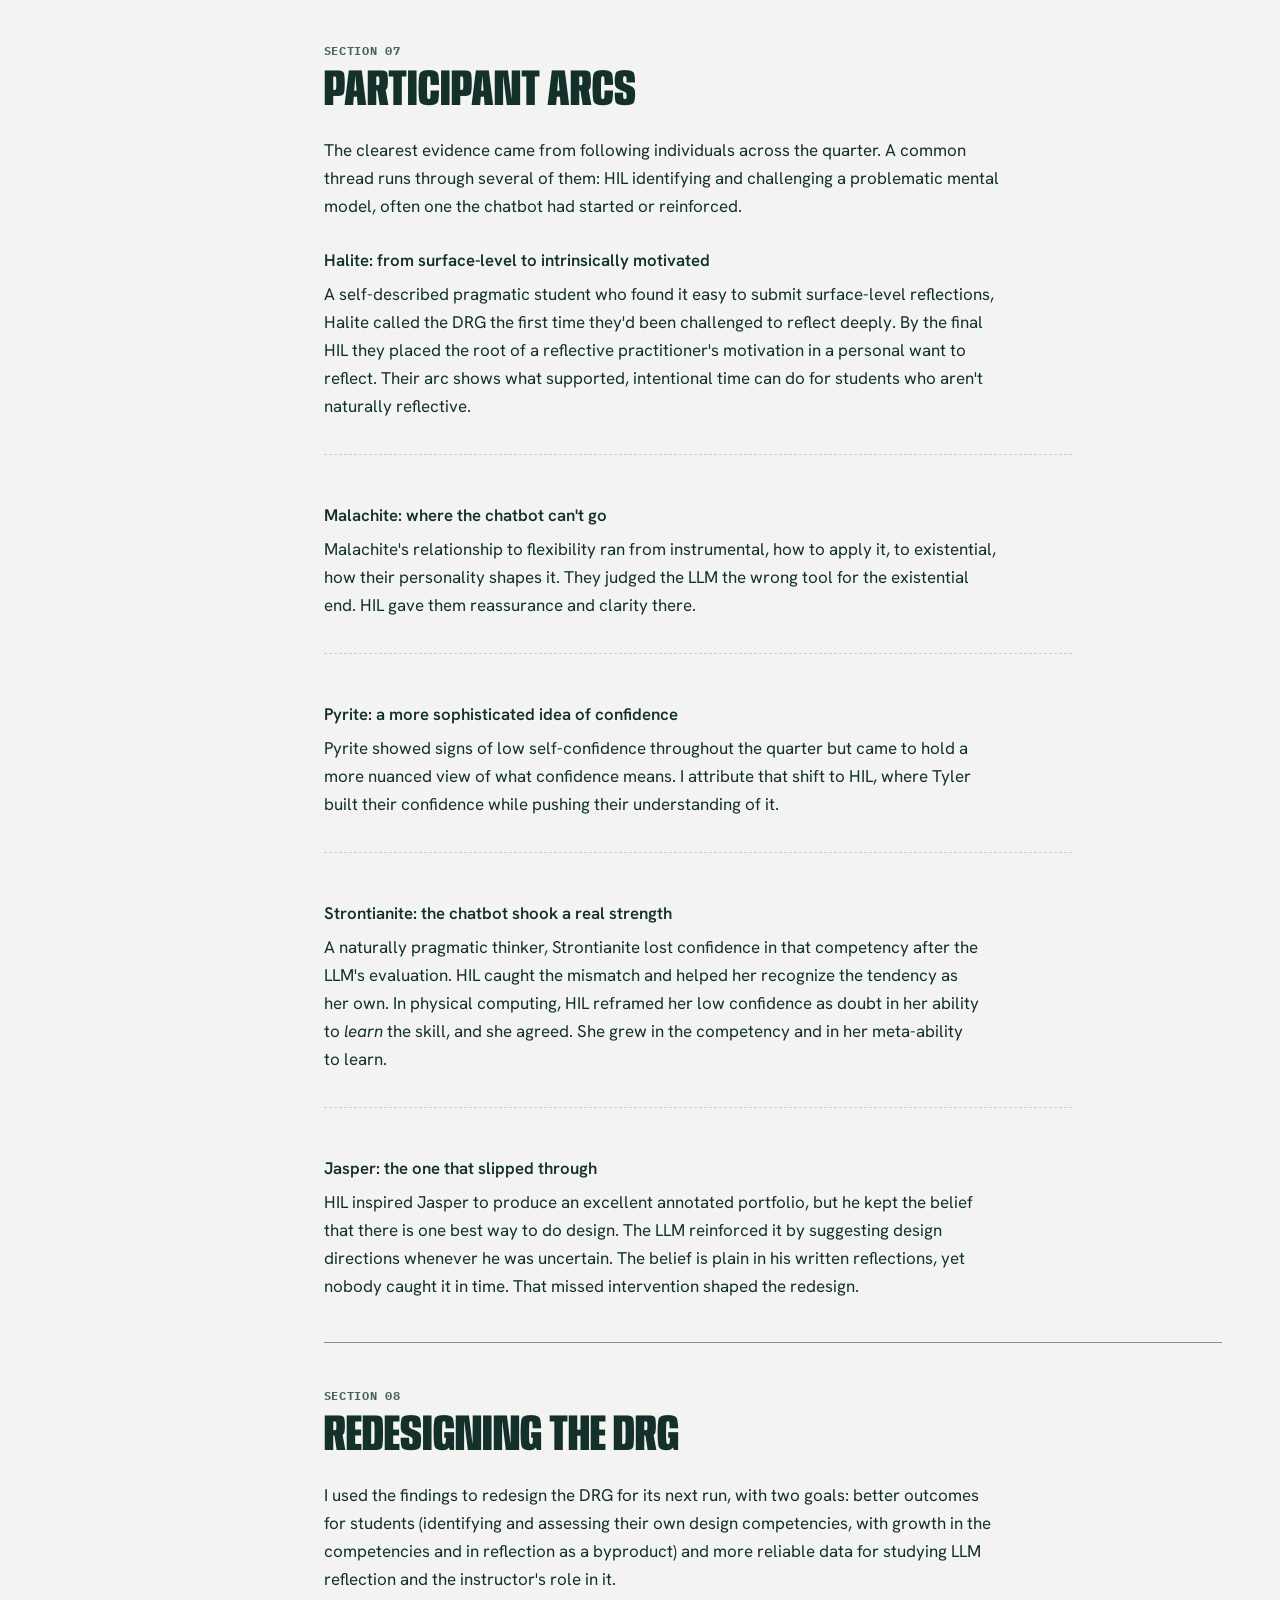
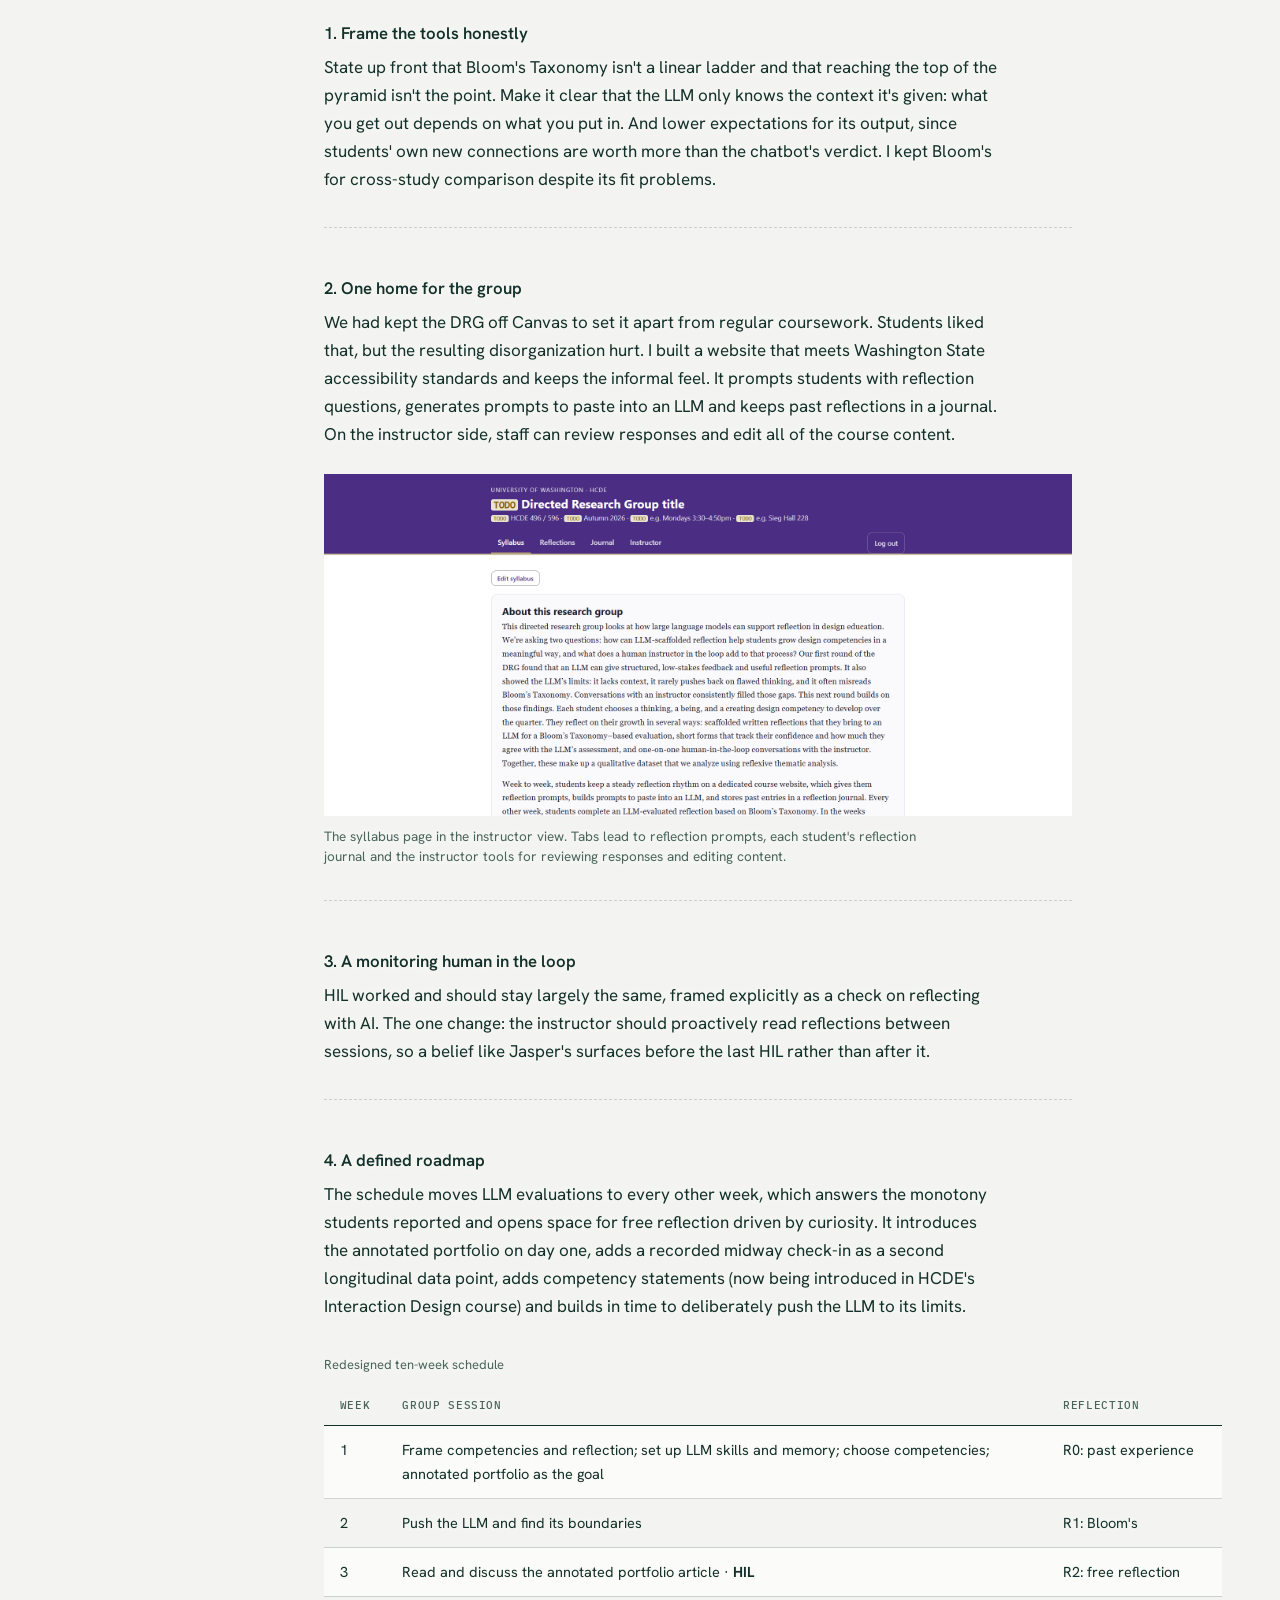
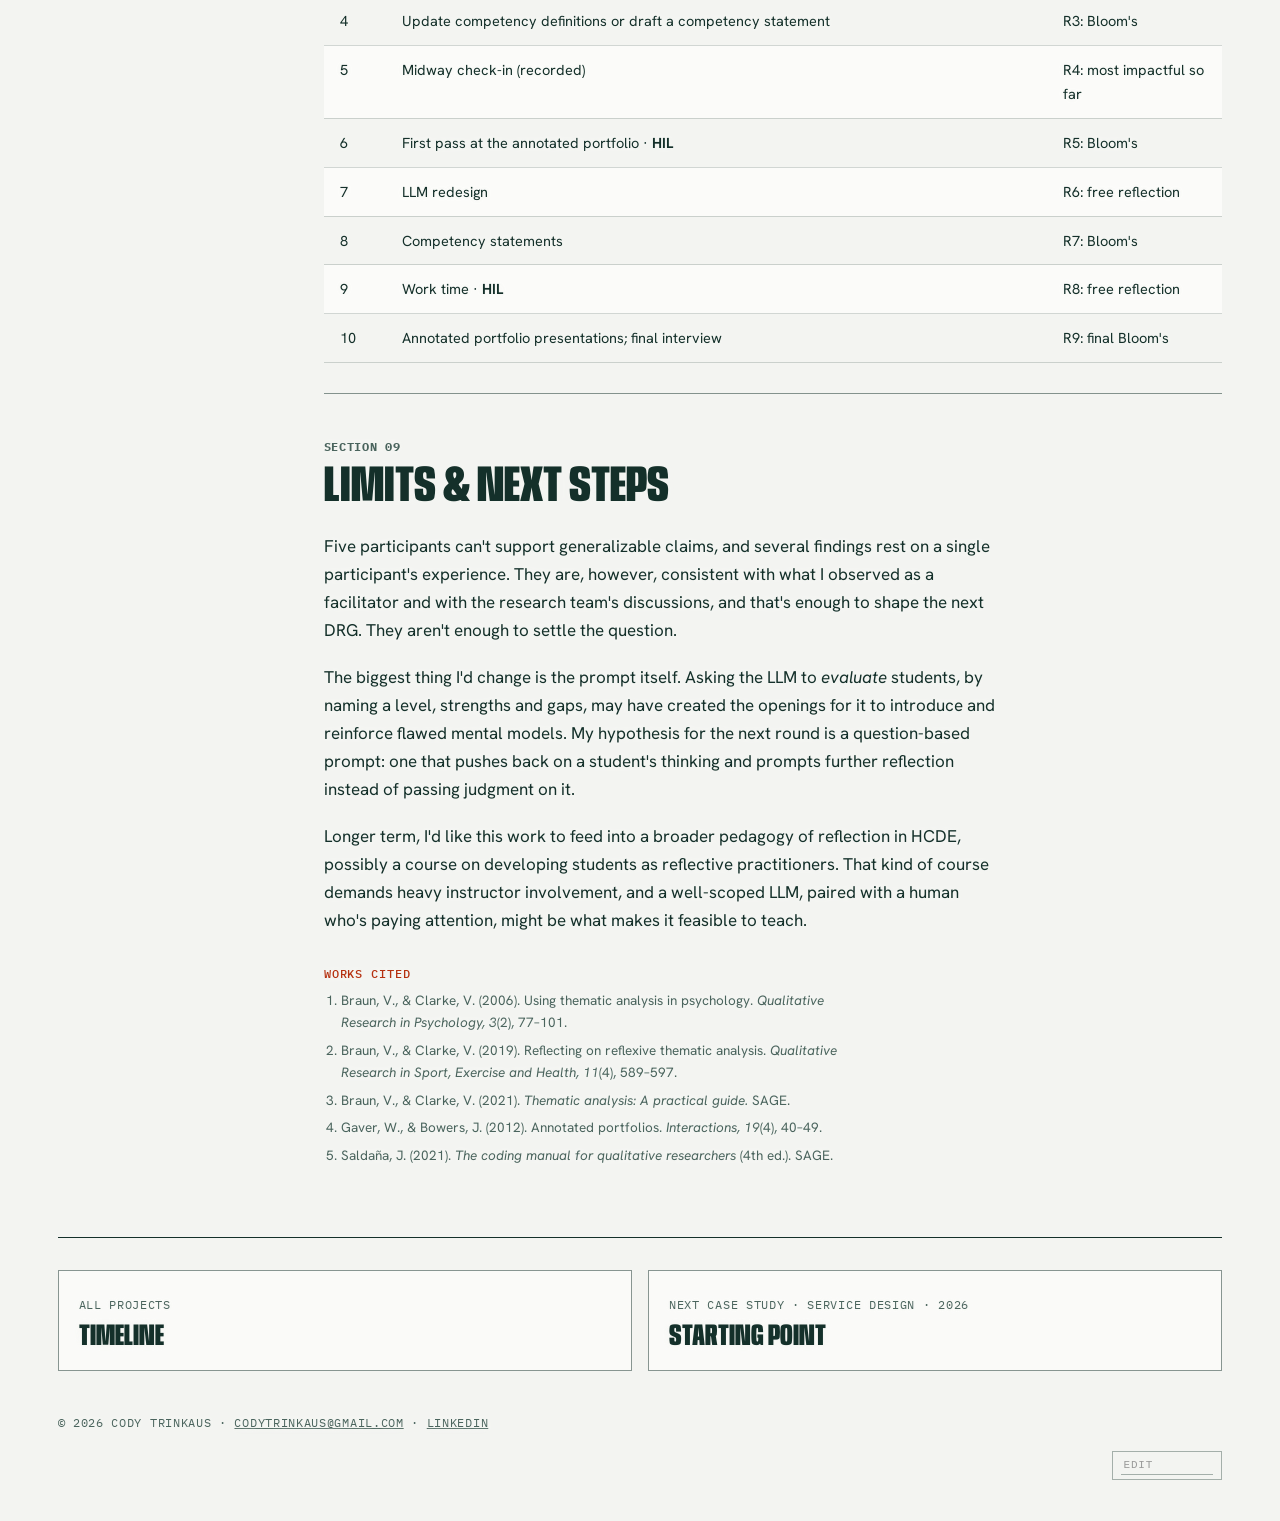
<file: llm-reflection-drg.html>
<!doctype html>
<html lang="en">
<head>
<meta charset="utf-8">
<meta name="viewport" content="width=device-width,initial-scale=1,viewport-fit=cover">
<title>LLM Scaffolded Reflection · Cody Trinkaus</title>
<meta name="description" content="Case study: a ten-week directed research group on LLM-scaffolded reflection in design education: what the chatbot helped with, where it misled, and why a human in the loop mattered.">
<link rel="preconnect" href="https://fonts.googleapis.com">
<link rel="preconnect" href="https://fonts.gstatic.com" crossorigin>
<link rel="stylesheet" href="https://fonts.googleapis.com/css2?family=Anybody:wdth,wght@50..150,300..900&family=Hanken+Grotesk:wght@400;500;600&family=IBM+Plex+Mono:wght@400;500&display=swap">
<link rel="stylesheet" href="case.css">
<style>
.dotplot{width:100%;max-width:44em;height:auto;display:block;text-shadow:none;overflow:visible}
.dotplot .grid{stroke:var(--line)}
.dotplot .axis{stroke:var(--ink);stroke-width:1.5}
.dotplot .stem{stroke:var(--line-strong);stroke-dasharray:2 4}
.dotplot .dot{fill:var(--accent);stroke:var(--ground);stroke-width:2}
.dotplot .hit{fill:transparent;cursor:default}
.dotplot g.row:hover .dot{r:8}
.dotplot text{fill:var(--ink);font:400 13px var(--body)}
.dotplot .tick,.dotplot .val{font:400 11.5px var(--mono);fill:var(--ink-soft)}
.dotplot .val{fill:var(--ink)}
</style>
</head>
<body>
<canvas id="terrain" aria-hidden="true"></canvas>
<canvas id="tracks" aria-hidden="true"></canvas>
<header class="bar g"><a class="brand" href="index.html">C. Trinkaus</a><a href="index.html#work">← Back to timeline</a></header>
<main>
<section class="hero g">
  <p class="mono" style="margin:0">Case study · El. Summer 2026 · Research</p>
  <h1>LLM Scaffolded Reflection</h1>
  <p class="sub">A ten-week directed research group asking whether a chatbot can help design students reflect their way to real competency growth, and what changes when a human stays in the loop.</p>
  <dl class="facts">
    <div><dt>Role</dt><dd>DRG facilitator and qualitative researcher: facilitation, analysis, redesign</dd></div>
    <div><dt>Setting</dt><dd>HCDE directed research group, University of Washington</dd></div>
    <div><dt>Term</dt><dd>Summer 2026, ten weeks</dd></div>
    <div><dt>Methods</dt><dd>Scaffolded reflections, weekly forms, HIL interviews, reflexive thematic analysis</dd></div>
  </dl>
  <div class="stats"><span>5 participants</span><span>10 weeks</span><span>86 scored form responses</span><span>3 human-in-the-loop rounds</span></div>
</section>
<div class="layout g">
  <nav class="toc" aria-label="Contents"><h2>Contents</h2><ol>
    <li><a href="#question">The Question</a></li>
    <li><a href="#study">The Study</a></li>
    <li><a href="#analysis">Analysis</a></li>
    <li><a href="#llm">What the LLM Did</a></li>
    <li><a href="#agreement">The Agreement Paradox</a></li>
    <li><a href="#hil">The Human in the Loop</a></li>
    <li><a href="#arcs">Participant Arcs</a></li>
    <li><a href="#redesign">Redesigning the DRG</a></li>
    <li><a href="#reflection">Limits &amp; Next Steps</a></li>
  </ol></nav>
  <article>

<section id="question"><h2><span class="n mono">Section 01</span>The Question</h2>
<p>Reflection is how designers learn from their mistakes, sharpen their skills and take on more ambiguous problems. In practice, though, course reflections often feel performative, and instructors have less and less time to read them closely. Generative AI is the obvious thing to try. But can a chatbot actually support the kind of thinking reflection depends on, or does it just hand students a judgment they should have formed themselves?</p>
<p>Existing work frames the answer as conditional: AI scaffolds learning when it supports a learner's judgment and undermines it when it replaces that judgment. Research on AI feedback also finds that students discount identical feedback once they're told a machine wrote it, and that a human in the loop works more as a source of credibility than as quality control. What's less settled is how this plays out over time, inside real competency development, and with the human as an active participant in the reflection rather than an auditor of the AI. We took up two questions:</p>
<ol class="list">
<li><b>RQ1:</b> How can LLM-scaffolded reflection help students grow design-related competencies meaningfully?</li>
<li><b>RQ2:</b> What is the impact of a human-in-the-loop (HIL) in this process?</li>
</ol>
</section>

<section id="study"><h2><span class="n mono">Section 02</span>The Study</h2>
<p>We recruited five HCDE students: a second-year, a third-year, two fourth-years and a first-year master's student. They appear here under mineral pseudonyms: Pyrite, Jasper, Strontianite, Halite and Malachite. Each chose a <i>thinking</i>, a <i>being</i> and a <i>creating</i> design competency to work on over the quarter. The group met weekly to read and discuss theory on reflection (Schön's reflective practitioner among it), to separate growth from progress, and to co-design and storyboard LLM reflection tools.</p>

<h4>A weekly reflection loop</h4>
<ol class="workflow">
<li><span class="i">01</span>Frame the competency and the project used as evidence<span class="tag">Student</span></li>
<li><span class="i">02</span>Describe what you did, what worked, what was hard and what you're unsure of<span class="tag">Student</span></li>
<li class="auto"><span class="i">03</span>Paste it into a pre-written prompt: Copilot names a Bloom's Taxonomy level, strengths and 2–3 growth areas<span class="tag">LLM</span></li>
<li><span class="i">04</span>Weekly form: define the competency, rate agreement with the LLM (1 totally agree to 5 totally disagree), rate your confidence and write a growth plan<span class="tag">Student</span></li>
</ol>
<p>We scaffolded the reflections on purpose so responses would be comparable across participants. Part five, "what I'm unsure about," asked students to surface their assumptions and mental models, which turned out to be where most of the interesting data lived.</p>

<h4>Human-in-the-loop, every three weeks</h4>
<p>Separately from the AI-mediated reflection, each participant met one-on-one with Tyler, the DRG instructor, in weeks 3, 6 and 9. Each round had a different focus, set against the arc of the quarter:</p>
<ul class="phase-track">
<li class="done">Week 3<b>Getting to know you</b>Course load, motivation, prior experience</li>
<li class="done">Week 6<b>Connections</b>Competencies as interconnected</li>
<li class="done">Week 8<b>Annotated portfolio</b>Introduced as the final project</li>
<li class="done">Week 9<b>Treat him like an LLM</b>Students bring their own questions</li>
<li class="done">Week 10<b>Close-out</b>Portfolios and a group interview</li>
</ul>
<p style="margin-top:22px">In round three, students were told to question Tyler the way they would a chatbot. Almost none did. They asked about his own experience, asked existential questions about their personalities and how they approach learning, and looked for validation. That was an early signal of how differently they related to the two sources.</p>
<div class="note">One honest gap: Zoom auto-deleted most week 3 HIL recordings, so only Pyrite's first-round interview made it into the corpus.</div>
</section>

<section id="analysis"><h2><span class="n mono">Section 03</span>Analysis</h2>
<p>I followed Braun and Clarke's reflexive thematic analysis, which treats themes as constructed by the analyst rather than discovered in the data. The primary corpus was the scaffolded reflections, form responses and HIL interviews. The final interview notes and annotated portfolios formed a secondary corpus. I coded in-vivo and for values (Saldaña), staying close to participants' own language about competence, confidence and the chatbot.</p>
<ol class="workflow">
<li><span class="i">01</span>Familiarization: read the full primary and secondary corpus</li>
<li><span class="i">02</span>Coding: in-vivo and values coding, participant by participant</li>
<li class="auto"><span class="i">02b</span>Competency matrix: form ratings tracked over time and compared across participants<span class="tag">Descriptive</span></li>
<li><span class="i">03</span>Theme generation: codes grouped into themes about the LLM, HIL and the DRG, then written up with evidence</li>
<li><span class="i">04</span>Review: themes tested in discussion with the research team</li>
<li><span class="i">05</span>Connect: themes organized by RQ1, RQ2 and DRG experience into findings</li>
</ol>
<p>Coding density was uneven. Pyrite, whom I coded first, got the most granular scrutiny, and Malachite was coded more efficiently once patterns had stabilized. In reflexive TA that's a known part of the analyst's process rather than a reliability failure, so I addressed it during theme construction by cross-checking the sparser participants against the fuller coding. The form matrix stayed descriptive, not inferential, and I kept it methodologically separate from the qualitative coding, even though each informed how I read the other.</p>
</section>

<section id="llm"><h2><span class="n mono">Section 04</span>What the LLM Did</h2>
<p>RQ1 came back with a genuinely mixed answer. The chatbot worked as an extension of class: a source of continuous, low-stakes feedback that students would otherwise have had to go looking for. It also had blind spots that, left unchecked, reinforced exactly the mental models reflection is supposed to disrupt.</p>
<div class="cols2">
<div><h5>Where it helped</h5><ul class="list">
<li><b>Language:</b> matched students' experiences to competency vocabulary and clarified their developmental stage</li>
<li><b>Structure:</b> catalogued reflections, summarized what was done and what remained, and supported goal setting</li>
<li><b>Momentum:</b> suggested exercises, named strengths and gave immediate feedback that would otherwise have gone unnoticed</li>
<li><b>Reassurance:</b> resolved uncertainty about class structure and design process</li>
</ul></div>
<div><h5>Where it fell short</h5><ul class="list">
<li><b>No context:</b> it knew nothing of a student's history or intent, so its feedback felt uncredible</li>
<li><b>Too agreeable:</b> it regurgitated content, told students what they wanted to hear and praised unhealthy peer comparison</li>
<li><b>Doing over thinking:</b> it defined thinking and being competencies through technical output</li>
<li><b>Tone-deaf to capacity:</b> it recommended tedious, regimented practice outside the scope of the class</li>
</ul></div>
</div>
<h4>It rarely pushed back</h4>
<p>The most consequential gap was that the chatbot let flawed thinking stand. It allowed thinking myths to persist, reinforced the idea that there is a single ideal design, misled students about their own competency, offered to finish tasks for struggling students instead of supporting the struggle, and missed chances to question their assumptions.</p>
<h4>It taught Bloom's Taxonomy wrong</h4>
<p>The prompt asked the LLM to place each student on Bloom's Taxonomy. It consistently presented the taxonomy as a strictly linear ladder and treated "making" something as evidence of "creating." Participants already tended to read it that way, and the chatbot confirmed the misconception instead of correcting it.</p>
<h4>Distrusted, and leaned on anyway</h4>
<p>Participants described the LLM as too nice, suspicious and easy to dismiss, "text on a screen" without a person's authority. Yet they still relied on it for structure and reassurance. Trust and authority, not just accuracy, shaped whether its feedback landed.</p>
</section>

<section id="agreement"><h2><span class="n mono">Section 05</span>The Agreement Paradox</h2>
<p>The weekly forms told a different story from the interviews. Across all 86 scored responses, 85% landed at 1 or 2 on the five-point scale (mean 1.79). The strongest disagreement anyone recorded, a 4, appeared exactly once. And agreement rose with the level the LLM assigned.</p>
<figure>
<svg class="dotplot" viewBox="0 0 640 250" role="img" aria-labelledby="dpTitle dpDesc">
<title id="dpTitle">Mean agreement with the LLM's assessment, by the Bloom's level it assigned</title>
<desc id="dpDesc">On a scale where 1 is totally agree and 5 is totally disagree: Applying 2.05, Analyzing 1.80, Evaluating 1.67, Creating 1.56.</desc>
<g class="grid"><line x1="150" y1="20" x2="150" y2="205"/><line x1="260" y1="20" x2="260" y2="205"/><line x1="370" y1="20" x2="370" y2="205"/><line x1="480" y1="20" x2="480" y2="205"/><line x1="590" y1="20" x2="590" y2="205"/></g>
<line class="axis" x1="150" y1="205" x2="590" y2="205"/>
<g text-anchor="middle"><text class="tick" x="150" y="224">1</text><text class="tick" x="260" y="224">2</text><text class="tick" x="370" y="224">3</text><text class="tick" x="480" y="224">4</text><text class="tick" x="590" y="224">5</text>
<text class="tick" x="150" y="244" text-anchor="start">TOTALLY AGREE</text><text class="tick" x="590" y="244" text-anchor="end">TOTALLY DISAGREE</text></g>
<g class="row"><title>Applying: mean agreement 2.05</title><rect class="hit" x="0" y="25" width="640" height="30"/><text x="135" y="44" text-anchor="end">Applying</text><line class="stem" x1="150" y1="40" x2="265.5" y2="40"/><circle class="dot" cx="265.5" cy="40" r="6"/><text class="val" x="278" y="44">2.05</text></g>
<g class="row"><title>Analyzing: mean agreement 1.80</title><rect class="hit" x="0" y="70" width="640" height="30"/><text x="135" y="89" text-anchor="end">Analyzing</text><line class="stem" x1="150" y1="85" x2="238" y2="85"/><circle class="dot" cx="238" cy="85" r="6"/><text class="val" x="251" y="89">1.80</text></g>
<g class="row"><title>Evaluating: mean agreement 1.67</title><rect class="hit" x="0" y="115" width="640" height="30"/><text x="135" y="134" text-anchor="end">Evaluating</text><line class="stem" x1="150" y1="130" x2="223.7" y2="130"/><circle class="dot" cx="223.7" cy="130" r="6"/><text class="val" x="236" y="134">1.67</text></g>
<g class="row"><title>Creating: mean agreement 1.56</title><rect class="hit" x="0" y="160" width="640" height="30"/><text x="135" y="179" text-anchor="end">Creating</text><line class="stem" x1="150" y1="175" x2="211.6" y2="175"/><circle class="dot" cx="211.6" cy="175" r="6"/><text class="val" x="224" y="179">1.56</text></g>
</svg>
<figcaption>Mean agreement with the LLM's assessment, by the Bloom's level it named. Lower is stronger agreement. The higher the chatbot placed them, the more readily students agreed.</figcaption>
</figure>
<p>Students also disagreed concessively. No response scored 3 contains the phrase "I disagree." Dissent came wrapped in agreement first:</p>
<blockquote>"I agree with the way the chatbot meant it, but I'm not sure in this case that I was 'creating.'"<cite>Halite, weekly form</cite></blockquote>
<p>Students would tell an interviewer the LLM was too nice and easy to dismiss. On a form where the assessment was about <i>them</i>, and the higher placements were the flattering ones, they mostly agreed. I read the scale as measuring their willingness to contradict a flattering assessment at least as much as their agreement with it. They seem to have accepted "creating" on the form and contested it later, in reflection and in HIL, once Bloom's Taxonomy had been clarified. Four of the five recorded lower agreement in their final week than in their first.</p>
</section>

<section id="hil"><h2><span class="n mono">Section 06</span>The Human in the Loop</h2>
<p>For RQ2, the HIL conversations consistently offset the LLM's gaps. Participants trusted Tyler more because he was a professional situated in their context, someone who knew their appropriate skill level, related to their struggles and gave validation that felt earned rather than automatic.</p>
<div class="cols2">
<div><h5>Why it worked</h5><ul class="list">
<li><b>Relational warmth:</b> he was informal, shared his own experience and related to their struggles</li>
<li><b>Easier to take in:</b> "there are things I'd rather hear from a human"</li>
<li><b>Conceptual scaffolding:</b> he linked competencies, brought in theory and used students' interests as metaphors</li>
<li><b>Co-definition:</b> he built competency definitions with students rather than imposing them</li>
</ul></div>
<div><h5>What it did that the LLM didn't</h5><ul class="list">
<li>Caught problematic mental models the LLM had built or reinforced</li>
<li>Challenged mindsets and problematized definitions</li>
<li>Asked guiding questions and added onto students' ideas</li>
<li>Offered his own opinion where it helped</li>
</ul></div>
</div>
<p>Nobody raised concerns about the frequency. Pyrite noted that weekly sessions might start to feel monotonous, but every participant valued the chance to reflect with a person.</p>
</section>

<section id="arcs"><h2><span class="n mono">Section 07</span>Participant Arcs</h2>
<p>The clearest evidence came from following individuals across the quarter. A common thread runs through several of them: HIL identifying and challenging a problematic mental model, often one the chatbot had started or reinforced.</p>
<div class="req"><h4>Halite: from surface-level to intrinsically motivated</h4>
<p>A self-described pragmatic student who found it easy to submit surface-level reflections, Halite called the DRG the first time they'd been challenged to reflect deeply. By the final HIL they placed the root of a reflective practitioner's motivation in a personal want to reflect. Their arc shows what supported, intentional time can do for students who aren't naturally reflective.</p></div>
<div class="req"><h4>Malachite: where the chatbot can't go</h4>
<p>Malachite's relationship to flexibility ran from instrumental, how to apply it, to existential, how their personality shapes it. They judged the LLM the wrong tool for the existential end. HIL gave them reassurance and clarity there.</p></div>
<div class="req"><h4>Pyrite: a more sophisticated idea of confidence</h4>
<p>Pyrite showed signs of low self-confidence throughout the quarter but came to hold a more nuanced view of what confidence means. I attribute that shift to HIL, where Tyler built their confidence while pushing their understanding of it.</p></div>
<div class="req"><h4>Strontianite: the chatbot shook a real strength</h4>
<p>A naturally pragmatic thinker, Strontianite lost confidence in that competency after the LLM's evaluation. HIL caught the mismatch and helped her recognize the tendency as her own. In physical computing, HIL reframed her low confidence as doubt in her ability to <i>learn</i> the skill, and she agreed. She grew in the competency and in her meta-ability to learn.</p></div>
<div class="req"><h4>Jasper: the one that slipped through</h4>
<p>HIL inspired Jasper to produce an excellent annotated portfolio, but he kept the belief that there is one best way to do design. The LLM reinforced it by suggesting design directions whenever he was uncertain. The belief is plain in his written reflections, yet nobody caught it in time. That missed intervention shaped the redesign.</p></div>
</section>

<section id="redesign"><h2><span class="n mono">Section 08</span>Redesigning the DRG</h2>
<p>I used the findings to redesign the DRG for its next run, with two goals: better outcomes for students (identifying and assessing their own design competencies, with growth in the competencies and in reflection as a byproduct) and more reliable data for studying LLM reflection and the instructor's role in it.</p>
<div class="req"><h4>1. Frame the tools honestly</h4>
<p>State up front that Bloom's Taxonomy isn't a linear ladder and that reaching the top of the pyramid isn't the point. Make it clear that the LLM only knows the context it's given: what you get out depends on what you put in. And lower expectations for its output, since students' own new connections are worth more than the chatbot's verdict. I kept Bloom's for cross-study comparison despite its fit problems.</p></div>
<div class="req"><h4>2. One home for the group</h4>
<p>We had kept the DRG off Canvas to set it apart from regular coursework. Students liked that, but the resulting disorganization hurt. I built a website that meets Washington State accessibility standards and keeps the informal feel. It prompts students with reflection questions, generates prompts to paste into an LLM and keeps past reflections in a journal. On the instructor side, staff can review responses and edit all of the course content.</p>
<figure><button type="button" class="frame" aria-label="Enlarge image"><img src="assets/drg/drg-website-syllabus.png" width="1898" height="868" alt="The DRG website's syllabus page, with Syllabus, Reflections, Journal and Instructor tabs and an About this research group overview" loading="lazy"></button><figcaption>The syllabus page in the instructor view. Tabs lead to reflection prompts, each student's reflection journal and the instructor tools for reviewing responses and editing content.</figcaption></figure></div>
<div class="req"><h4>3. A monitoring human in the loop</h4>
<p>HIL worked and should stay largely the same, framed explicitly as a check on reflecting with AI. The one change: the instructor should proactively read reflections between sessions, so a belief like Jasper's surfaces before the last HIL rather than after it.</p></div>
<div class="req"><h4>4. A defined roadmap</h4>
<p>The schedule moves LLM evaluations to every other week, which answers the monotony students reported and opens space for free reflection driven by curiosity. It introduces the annotated portfolio on day one, adds a recorded midway check-in as a second longitudinal data point, adds competency statements (now being introduced in HCDE's Interaction Design course) and builds in time to deliberately push the LLM to its limits.</p></div>
<table class="compare">
<caption>Redesigned ten-week schedule</caption>
<thead><tr><th>Week</th><th>Group session</th><th>Reflection</th></tr></thead>
<tbody>
<tr><td data-label="Week">1</td><td data-label="Group session">Frame competencies and reflection; set up LLM skills and memory; choose competencies; annotated portfolio as the goal</td><td data-label="Reflection">R0: past experience</td></tr>
<tr><td data-label="Week">2</td><td data-label="Group session">Push the LLM and find its boundaries</td><td data-label="Reflection">R1: Bloom's</td></tr>
<tr><td data-label="Week">3</td><td data-label="Group session">Read and discuss the annotated portfolio article · <b>HIL</b></td><td data-label="Reflection">R2: free reflection</td></tr>
<tr><td data-label="Week">4</td><td data-label="Group session">Update competency definitions or draft a competency statement</td><td data-label="Reflection">R3: Bloom's</td></tr>
<tr><td data-label="Week">5</td><td data-label="Group session">Midway check-in (recorded)</td><td data-label="Reflection">R4: most impactful so far</td></tr>
<tr><td data-label="Week">6</td><td data-label="Group session">First pass at the annotated portfolio · <b>HIL</b></td><td data-label="Reflection">R5: Bloom's</td></tr>
<tr><td data-label="Week">7</td><td data-label="Group session">LLM redesign</td><td data-label="Reflection">R6: free reflection</td></tr>
<tr><td data-label="Week">8</td><td data-label="Group session">Competency statements</td><td data-label="Reflection">R7: Bloom's</td></tr>
<tr><td data-label="Week">9</td><td data-label="Group session">Work time · <b>HIL</b></td><td data-label="Reflection">R8: free reflection</td></tr>
<tr><td data-label="Week">10</td><td data-label="Group session">Annotated portfolio presentations; final interview</td><td data-label="Reflection">R9: final Bloom's</td></tr>
</tbody>
</table>
</section>

<section id="reflection"><h2><span class="n mono">Section 09</span>Limits &amp; Next Steps</h2>
<p>Five participants can't support generalizable claims, and several findings rest on a single participant's experience. They are, however, consistent with what I observed as a facilitator and with the research team's discussions, and that's enough to shape the next DRG. They aren't enough to settle the question.</p>
<p>The biggest thing I'd change is the prompt itself. Asking the LLM to <i>evaluate</i> students, by naming a level, strengths and gaps, may have created the openings for it to introduce and reinforce flawed mental models. My hypothesis for the next round is a question-based prompt: one that pushes back on a student's thinking and prompts further reflection instead of passing judgment on it.</p>
<p>Longer term, I'd like this work to feed into a broader pedagogy of reflection in HCDE, possibly a course on developing students as reflective practitioners. That kind of course demands heavy instructor involvement, and a well-scoped LLM, paired with a human who's paying attention, might be what makes it feasible to teach.</p>
<h5 style="margin-top:32px">Works cited</h5>
<ol class="list" style="font-size:13.5px;color:var(--ink-soft)">
<li>Braun, V., &amp; Clarke, V. (2006). Using thematic analysis in psychology. <i>Qualitative Research in Psychology, 3</i>(2), 77–101.</li>
<li>Braun, V., &amp; Clarke, V. (2019). Reflecting on reflexive thematic analysis. <i>Qualitative Research in Sport, Exercise and Health, 11</i>(4), 589–597.</li>
<li>Braun, V., &amp; Clarke, V. (2021). <i>Thematic analysis: A practical guide.</i> SAGE.</li>
<li>Gaver, W., &amp; Bowers, J. (2012). Annotated portfolios. <i>Interactions, 19</i>(4), 40–49.</li>
<li>Saldaña, J. (2021). <i>The coding manual for qualitative researchers</i> (4th ed.). SAGE.</li>
</ol>
</section>

  </article>
</div>
</main>
<footer class="g">
  <nav class="pager" aria-label="More work">
    <a href="index.html#work"><span class="mono">All projects</span><b>Timeline</b></a>
    <a href="starting-point.html"><span class="mono">Next case study · Service Design · 2026</span><b>Starting Point</b></a>
  </nav>
  <p class="mono">© 2026 Cody Trinkaus · <a href="mailto:codytrinkaus@gmail.com">codytrinkaus@gmail.com</a> · <a href="https://linkedin.com/in/codytrinkaus" target="_blank" rel="noopener">LinkedIn</a></p>
</footer>
<dialog id="zoom" aria-label="Enlarged image"><button type="button" autofocus>Close ✕</button><img alt=""></dialog>
<script src="case.js"></script>
<script src="edit.js"></script>
</body>
</html>
</file>
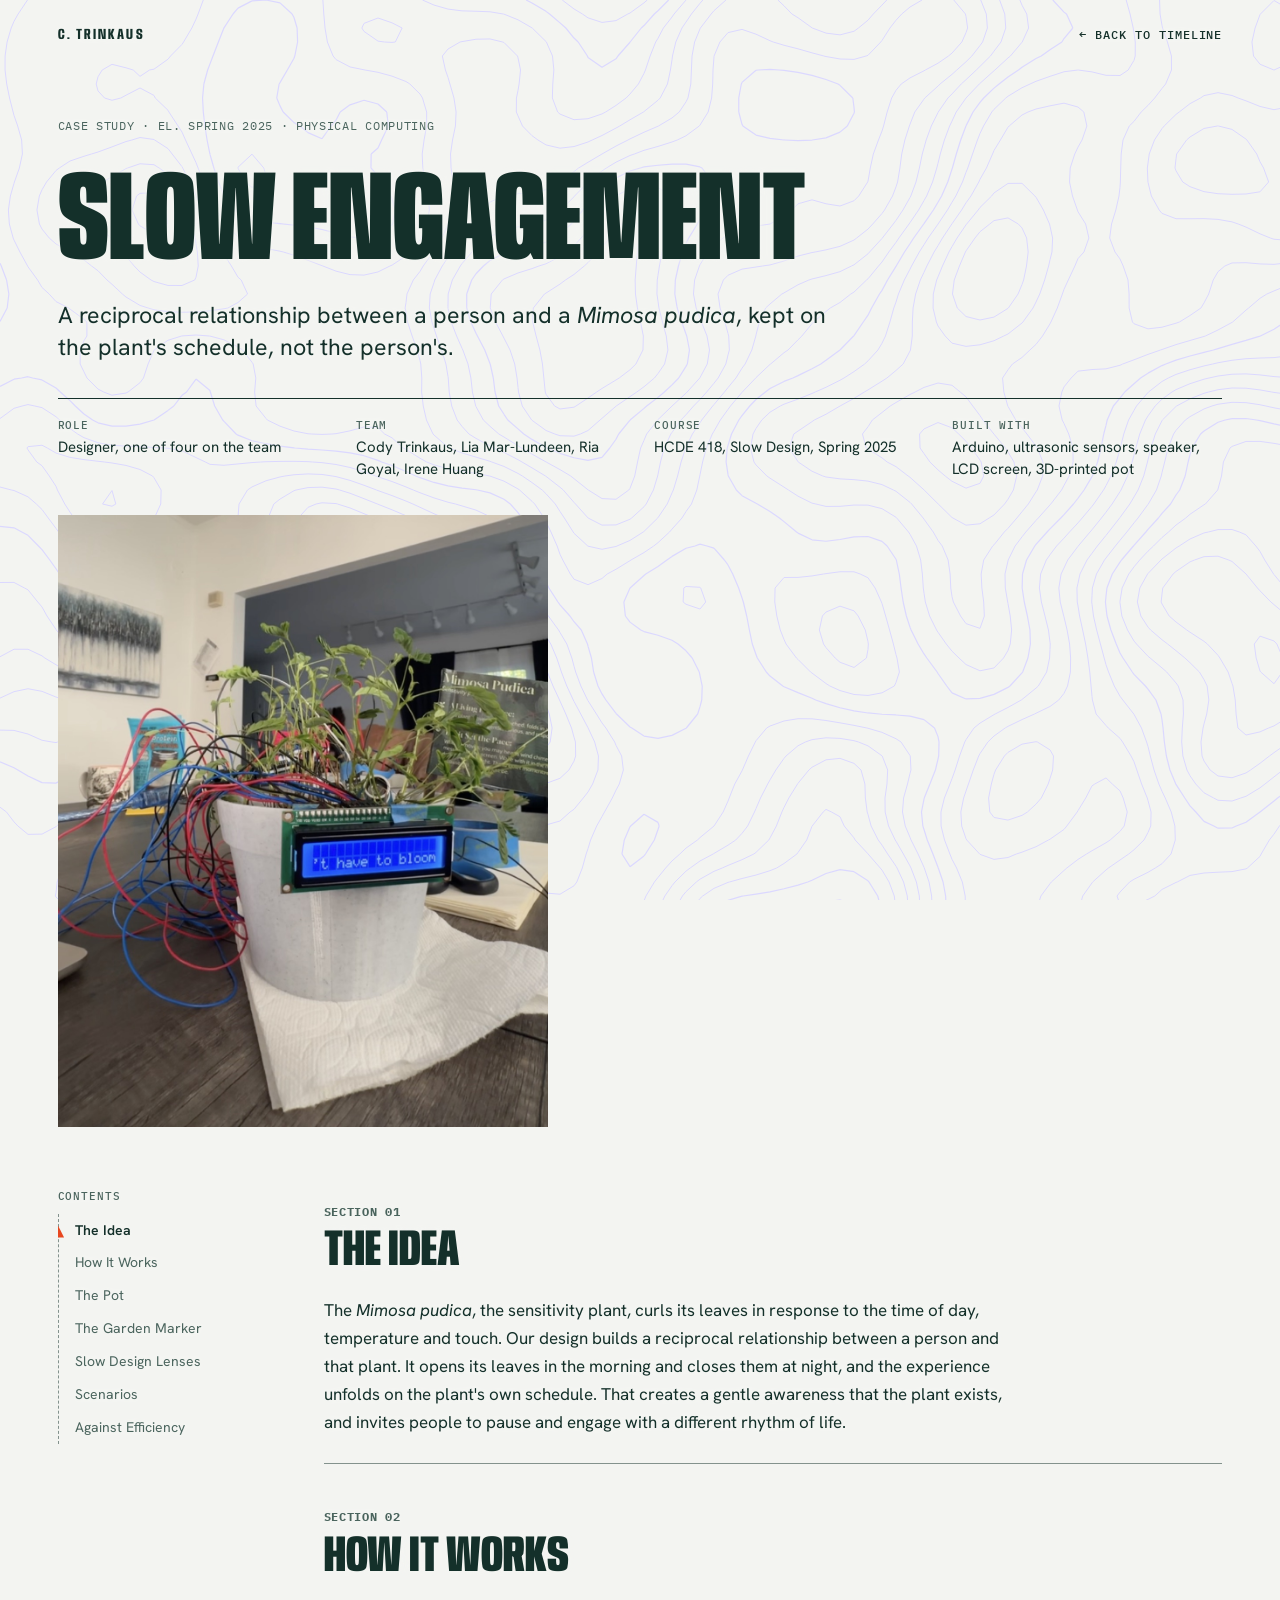
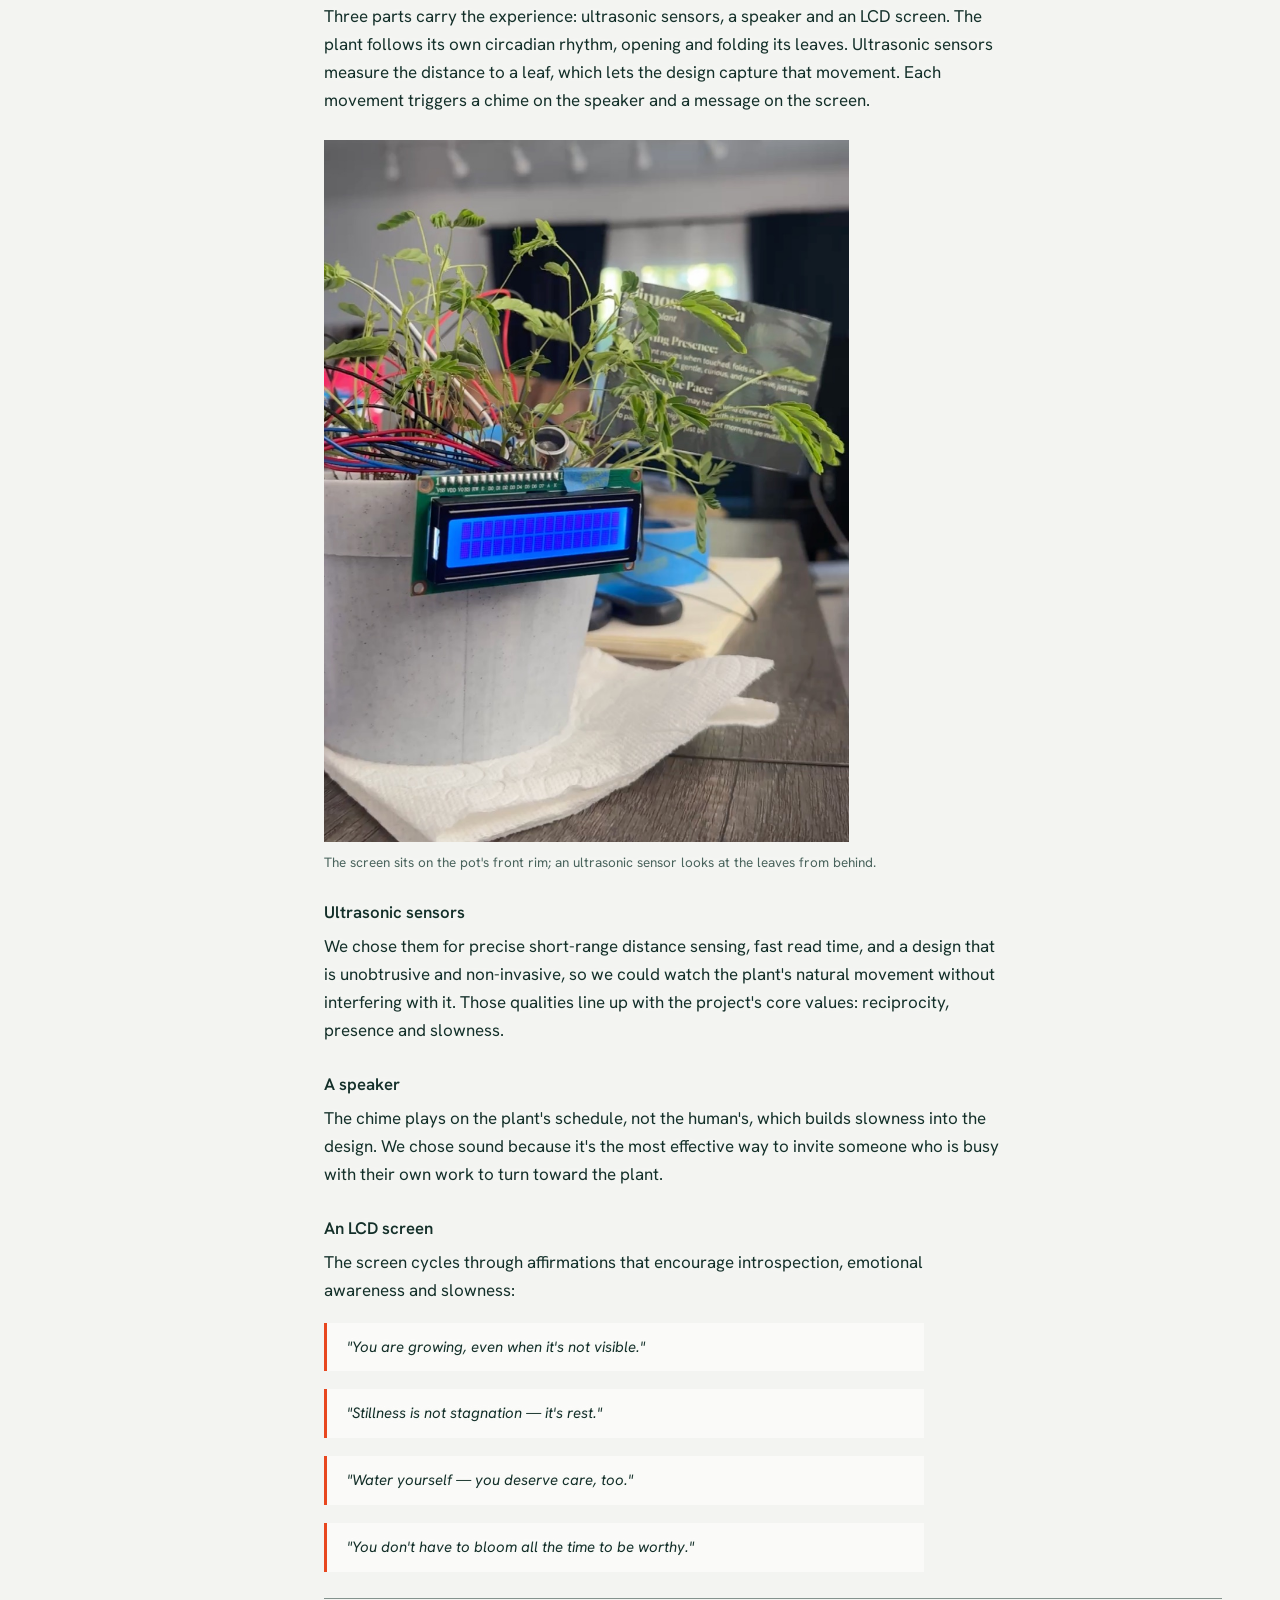
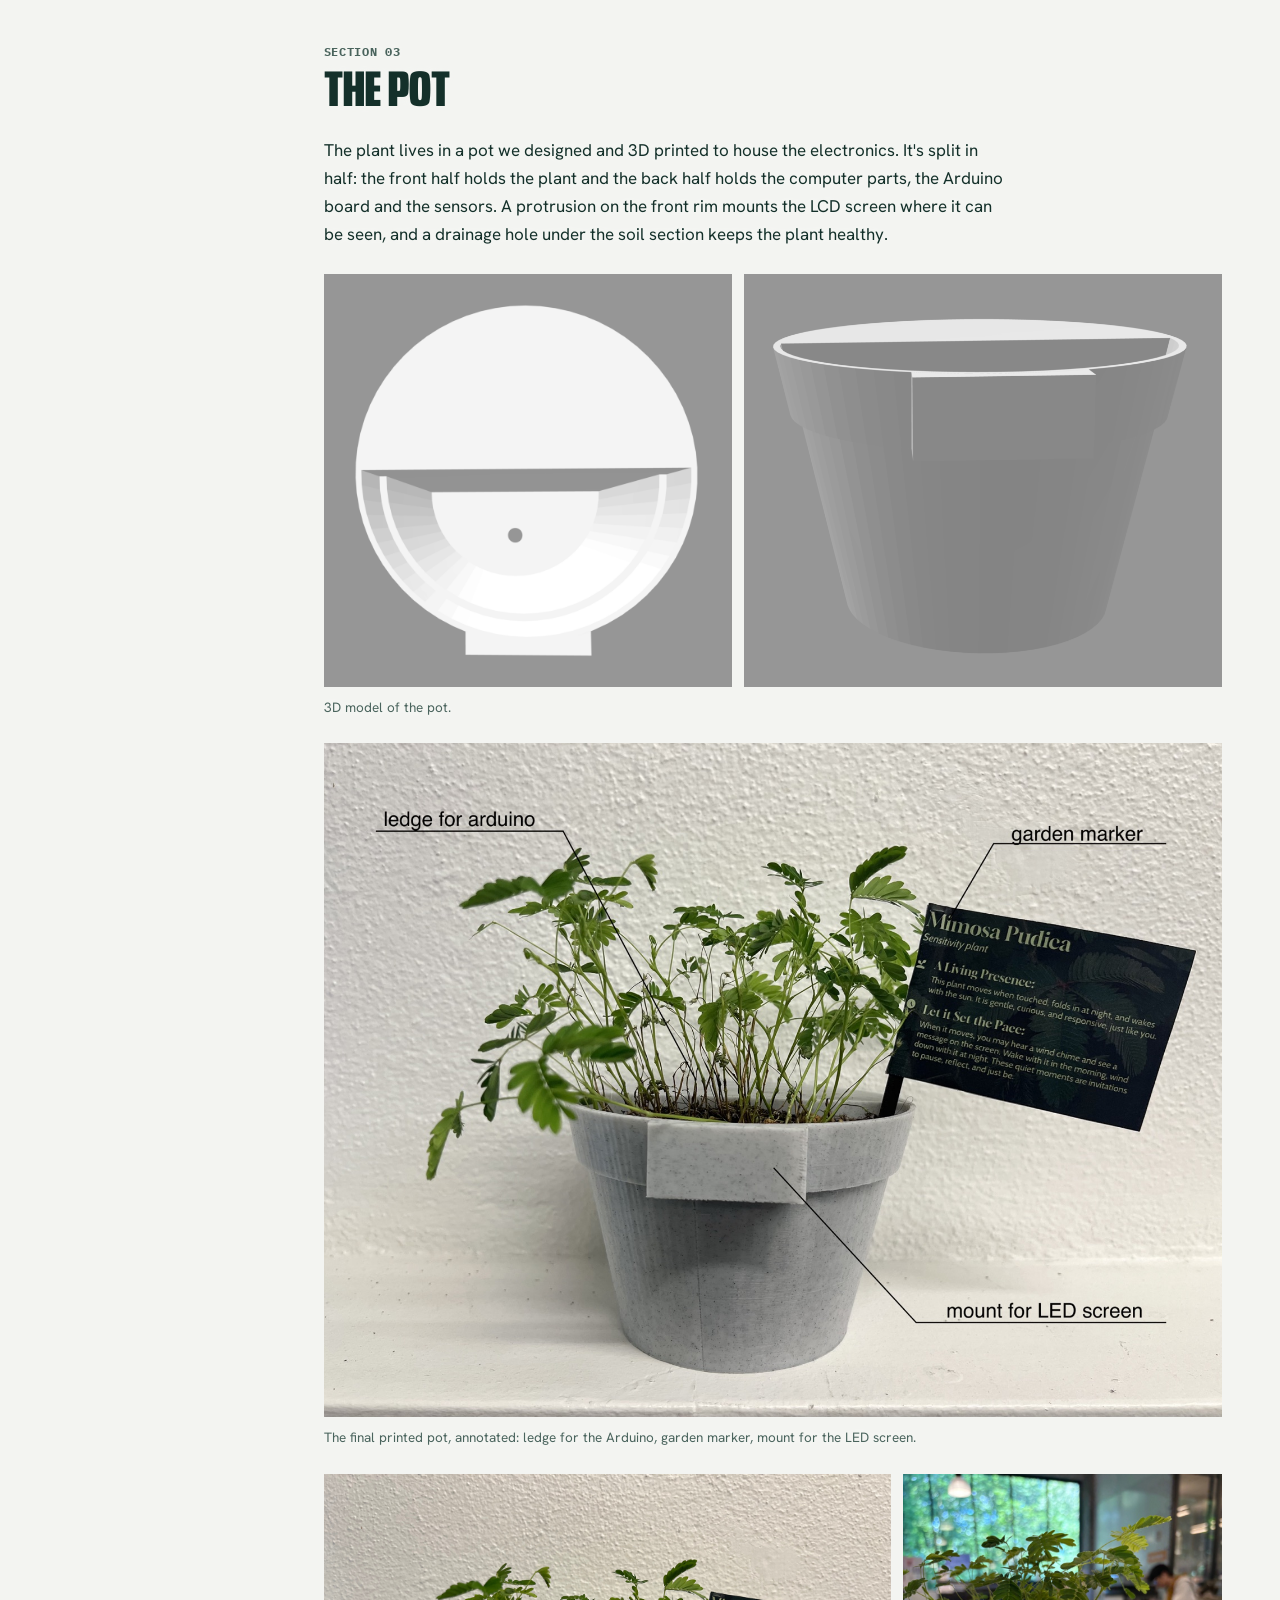
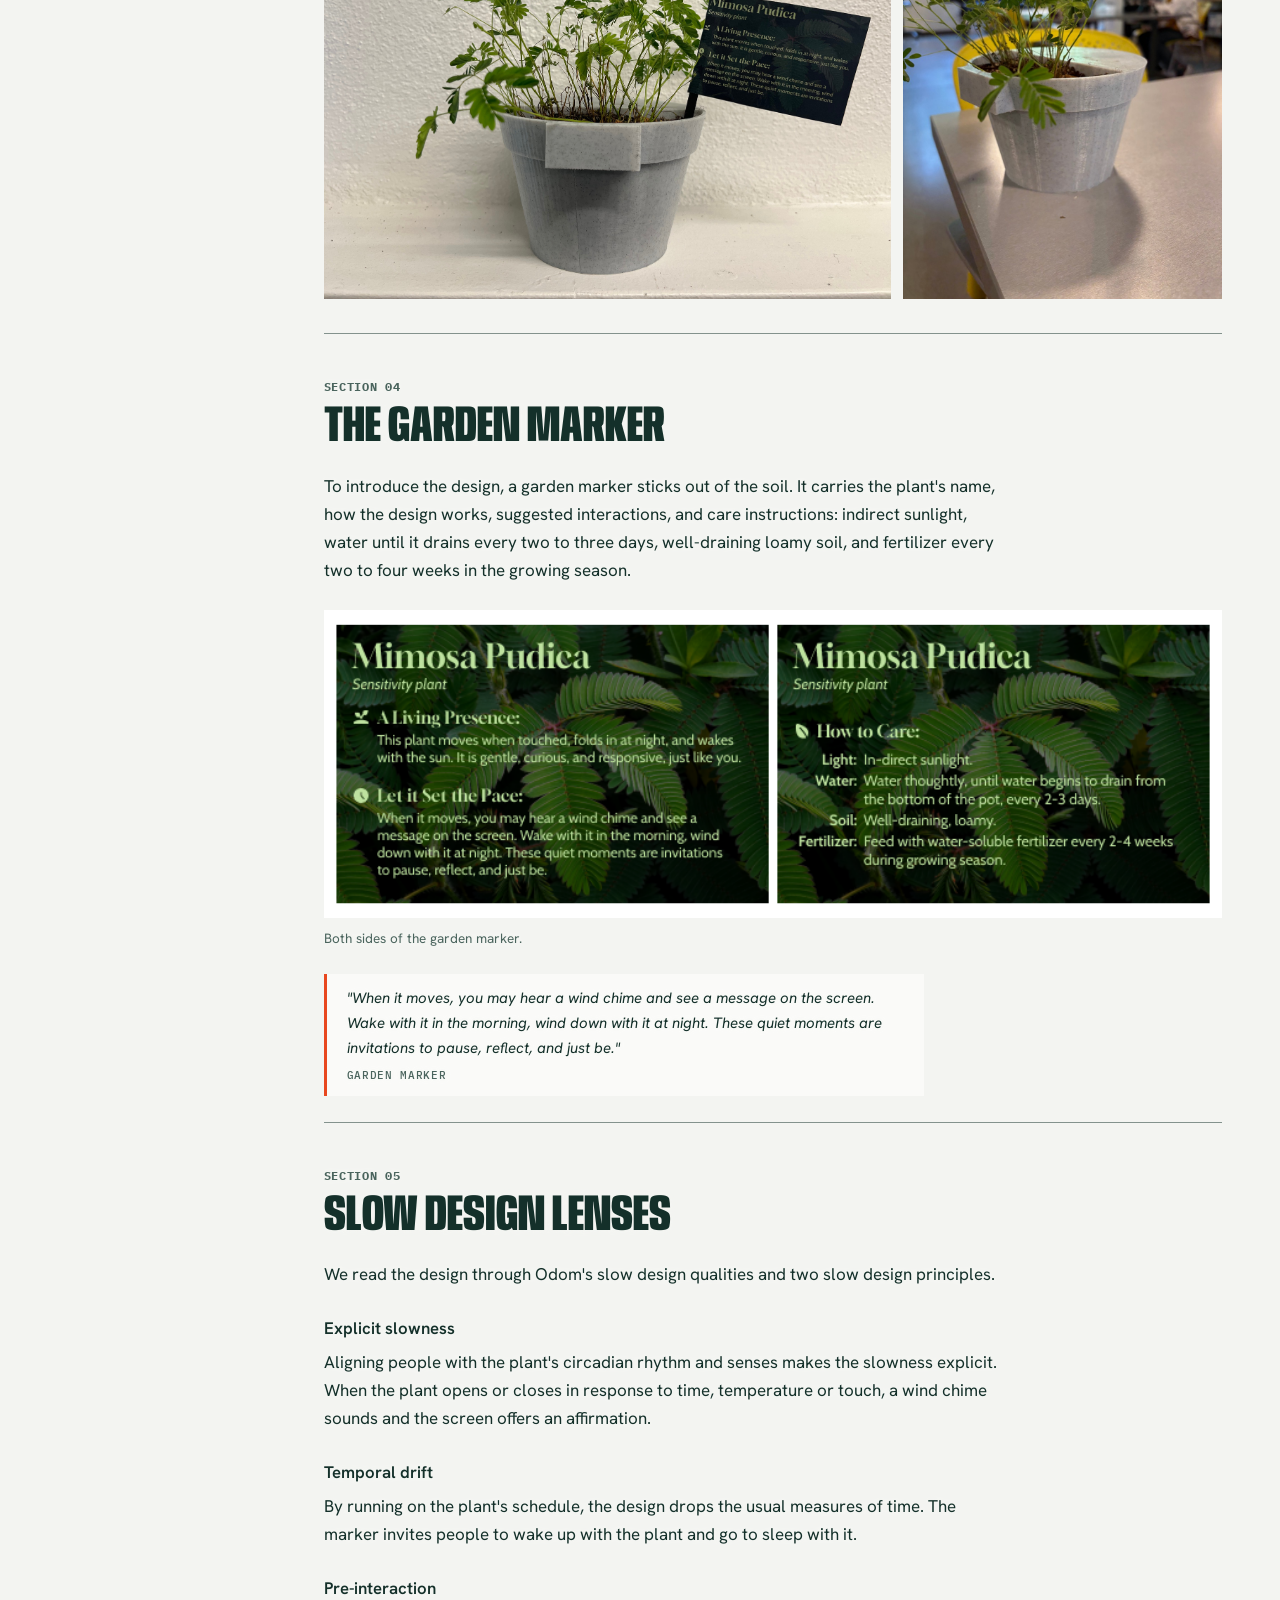
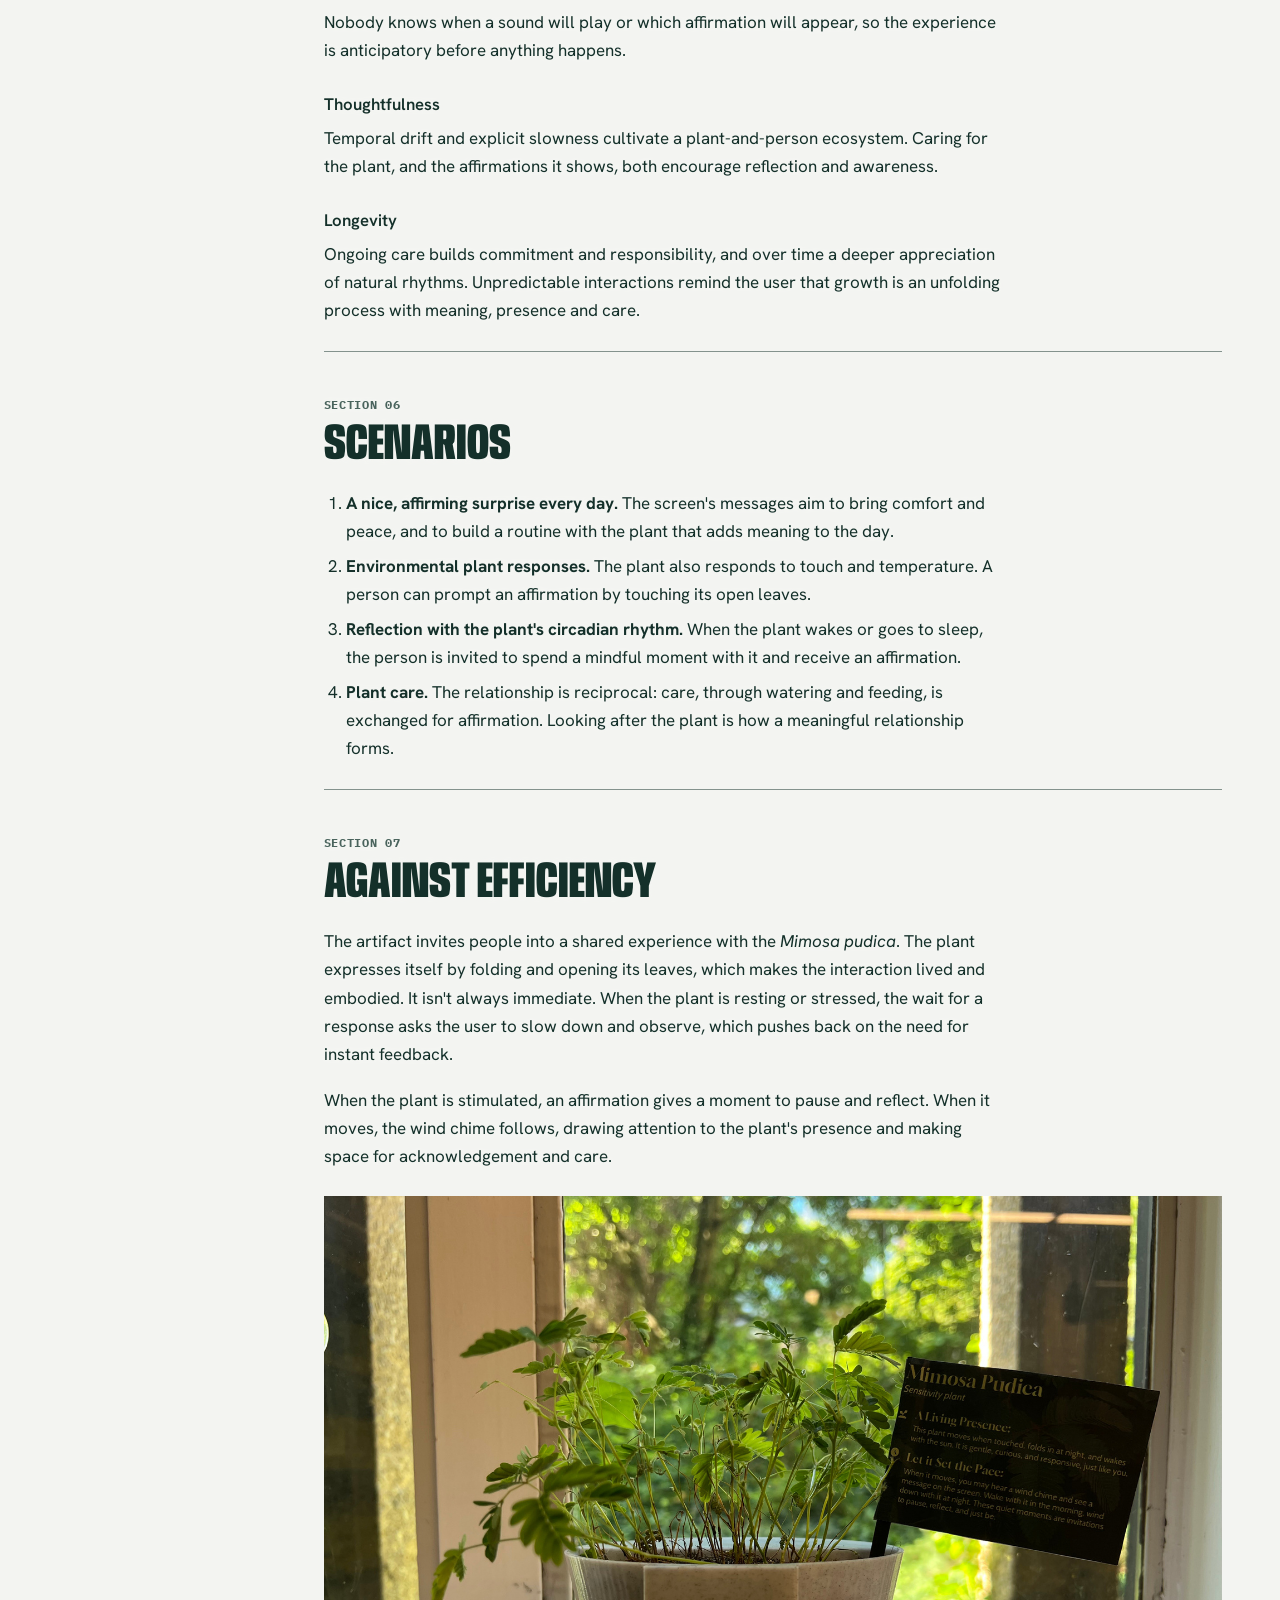
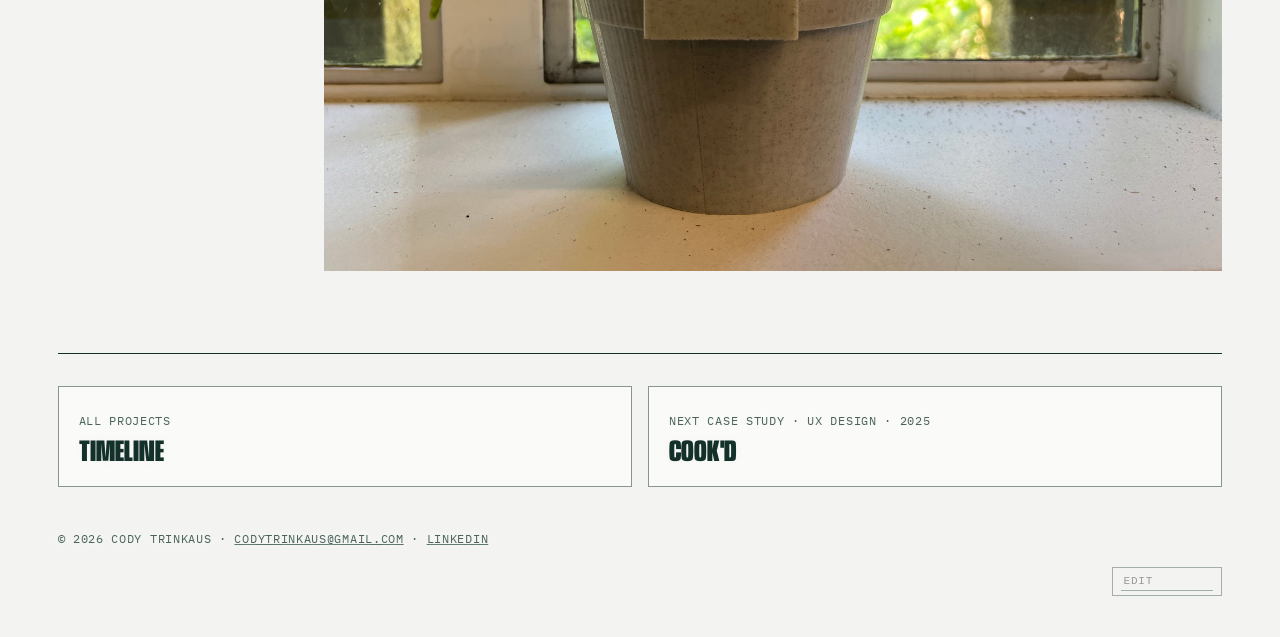
<file: mimosa.html>
<!doctype html>
<html lang="en">
<head>
<meta charset="utf-8">
<meta name="viewport" content="width=device-width,initial-scale=1,viewport-fit=cover">
<title>Slow Engagement · Cody Trinkaus</title>
<meta name="description" content="Case study: a slow design project that pairs a Mimosa pudica with sensors, a wind chime and affirmations, so a person keeps the plant's schedule instead of their own.">
<link rel="preconnect" href="https://fonts.googleapis.com">
<link rel="preconnect" href="https://fonts.gstatic.com" crossorigin>
<link rel="stylesheet" href="https://fonts.googleapis.com/css2?family=Anybody:wdth,wght@50..150,300..900&family=Hanken+Grotesk:wght@400;500;600&family=IBM+Plex+Mono:wght@400;500&display=swap">
<link rel="stylesheet" href="case.css">
</head>
<body>
<canvas id="terrain" aria-hidden="true"></canvas>
<canvas id="tracks" aria-hidden="true"></canvas>
<header class="bar g"><a class="brand" href="index.html">C. Trinkaus</a><a href="index.html#work">← Back to timeline</a></header>
<main>
<section class="hero g">
  <p class="mono" style="margin:0">Case study · El. Spring 2025 · Physical Computing</p>
  <h1>Slow Engagement</h1>
  <p class="sub">A reciprocal relationship between a person and a <i>Mimosa pudica</i>, kept on the plant's schedule, not the person's.</p>
  <dl class="facts">
    <div><dt>Role</dt><dd>Designer, one of four on the team</dd></div>
    <div><dt>Team</dt><dd>Cody Trinkaus, Lia Mar-Lundeen, Ria Goyal, Irene Huang</dd></div>
    <div><dt>Course</dt><dd>HCDE 418, Slow Design, Spring 2025</dd></div>
    <div><dt>Built with</dt><dd>Arduino, ultrasonic sensors, speaker, LCD screen, 3D-printed pot</dd></div>
  </dl>
  <button type="button" class="frame cover" aria-label="Enlarge image"><img src="assets/mimosa/01-prototype.jpeg" width="1121" height="1400" alt="The prototype: a Mimosa pudica in a white pot, with an LCD screen reading a message and wires running behind it"></button>
</section>
<div class="layout g">
  <nav class="toc" aria-label="Contents"><h2>Contents</h2><ol>
    <li><a href="#idea">The Idea</a></li>
    <li><a href="#features">How It Works</a></li>
    <li><a href="#pot">The Pot</a></li>
    <li><a href="#marker">The Garden Marker</a></li>
    <li><a href="#slow">Slow Design Lenses</a></li>
    <li><a href="#scenarios">Scenarios</a></li>
    <li><a href="#efficiency">Against Efficiency</a></li>
  </ol></nav>
  <article>

<section id="idea"><h2><span class="n mono">Section 01</span>The Idea</h2>
<p>The <i>Mimosa pudica</i>, the sensitivity plant, curls its leaves in response to the time of day, temperature and touch. Our design builds a reciprocal relationship between a person and that plant. It opens its leaves in the morning and closes them at night, and the experience unfolds on the plant's own schedule. That creates a gentle awareness that the plant exists, and invites people to pause and engage with a different rhythm of life.</p>
</section>

<section id="features"><h2><span class="n mono">Section 02</span>How It Works</h2>
<p>Three parts carry the experience: ultrasonic sensors, a speaker and an LCD screen. The plant follows its own circadian rhythm, opening and folding its leaves. Ultrasonic sensors measure the distance to a leaf, which lets the design capture that movement. Each movement triggers a chime on the speaker and a message on the screen.</p>
<figure><button type="button" class="frame" aria-label="Enlarge image"><img src="assets/mimosa/08-sensor-lcd.jpeg" width="898" height="1200" alt="Close view of the LCD screen mounted on the pot, with an ultrasonic sensor among the leaves" loading="lazy"></button><figcaption>The screen sits on the pot's front rim; an ultrasonic sensor looks at the leaves from behind.</figcaption></figure>
<h4>Ultrasonic sensors</h4>
<p>We chose them for precise short-range distance sensing, fast read time, and a design that is unobtrusive and non-invasive, so we could watch the plant's natural movement without interfering with it. Those qualities line up with the project's core values: reciprocity, presence and slowness.</p>
<h4>A speaker</h4>
<p>The chime plays on the plant's schedule, not the human's, which builds slowness into the design. We chose sound because it's the most effective way to invite someone who is busy with their own work to turn toward the plant.</p>
<h4>An LCD screen</h4>
<p>The screen cycles through affirmations that encourage introspection, emotional awareness and slowness:</p>
<blockquote>"You are growing, even when it's not visible."</blockquote>
<blockquote>"Stillness is not stagnation — it's rest."</blockquote>
<blockquote>"Water yourself — you deserve care, too."</blockquote>
<blockquote>"You don't have to bloom all the time to be worthy."</blockquote>
</section>

<section id="pot"><h2><span class="n mono">Section 03</span>The Pot</h2>
<p>The plant lives in a pot we designed and 3D printed to house the electronics. It's split in half: the front half holds the plant and the back half holds the computer parts, the Arduino board and the sensors. A protrusion on the front rim mounts the LCD screen where it can be seen, and a drainage hole under the soil section keeps the plant healthy.</p>
<figure><div class="gallery"><button type="button" class="frame" style="--ar:0.989" aria-label="Enlarge image"><img src="assets/mimosa/02-model-top.png" width="1062" height="1074" alt="3D model of the pot from above, showing the split interior and drainage hole" loading="lazy"></button><button type="button" class="frame" style="--ar:1.161" aria-label="Enlarge image"><img src="assets/mimosa/03-model-side.png" width="924" height="796" alt="3D model of the pot from the side" loading="lazy"></button></div><figcaption>3D model of the pot.</figcaption></figure>
<figure><button type="button" class="frame" aria-label="Enlarge image"><img src="assets/mimosa/04-pot-annotated.jpeg" width="1600" height="1200" alt="The printed pot with the plant, annotated: ledge for Arduino, garden marker, mount for LED screen" loading="lazy"></button><figcaption>The final printed pot, annotated: ledge for the Arduino, garden marker, mount for the LED screen.</figcaption></figure>
<figure><div class="gallery"><button type="button" class="frame" style="--ar:1.333" aria-label="Enlarge image"><img src="assets/mimosa/06-pot-marker.jpeg" width="1613" height="1210" alt="The printed pot with the plant and garden marker against a white wall" loading="lazy"></button><button type="button" class="frame" style="--ar:.75" aria-label="Enlarge image"><img src="assets/mimosa/07-pot-detail.jpeg" width="900" height="1200" alt="The printed pot from above, showing the front rim protrusion" loading="lazy"></button></div></figure>
</section>

<section id="marker"><h2><span class="n mono">Section 04</span>The Garden Marker</h2>
<p>To introduce the design, a garden marker sticks out of the soil. It carries the plant's name, how the design works, suggested interactions, and care instructions: indirect sunlight, water until it drains every two to three days, well-draining loamy soil, and fertilizer every two to four weeks in the growing season.</p>
<figure><button type="button" class="frame" aria-label="Enlarge image"><img src="assets/mimosa/05-garden-marker.png" width="727" height="249" alt="Both sides of the garden marker: A Living Presence and Let it Set the Pace, and How to Care" loading="lazy"></button><figcaption>Both sides of the garden marker.</figcaption></figure>
<blockquote>"When it moves, you may hear a wind chime and see a message on the screen. Wake with it in the morning, wind down with it at night. These quiet moments are invitations to pause, reflect, and just be."<cite>Garden marker</cite></blockquote>
</section>

<section id="slow"><h2><span class="n mono">Section 05</span>Slow Design Lenses</h2>
<p>We read the design through Odom's slow design qualities and two slow design principles.</p>
<h4>Explicit slowness</h4>
<p>Aligning people with the plant's circadian rhythm and senses makes the slowness explicit. When the plant opens or closes in response to time, temperature or touch, a wind chime sounds and the screen offers an affirmation.</p>
<h4>Temporal drift</h4>
<p>By running on the plant's schedule, the design drops the usual measures of time. The marker invites people to wake up with the plant and go to sleep with it.</p>
<h4>Pre-interaction</h4>
<p>Nobody knows when a sound will play or which affirmation will appear, so the experience is anticipatory before anything happens.</p>
<h4>Thoughtfulness</h4>
<p>Temporal drift and explicit slowness cultivate a plant-and-person ecosystem. Caring for the plant, and the affirmations it shows, both encourage reflection and awareness.</p>
<h4>Longevity</h4>
<p>Ongoing care builds commitment and responsibility, and over time a deeper appreciation of natural rhythms. Unpredictable interactions remind the user that growth is an unfolding process with meaning, presence and care.</p>
</section>

<section id="scenarios"><h2><span class="n mono">Section 06</span>Scenarios</h2>
<ol class="list">
<li><b>A nice, affirming surprise every day.</b> The screen's messages aim to bring comfort and peace, and to build a routine with the plant that adds meaning to the day.</li>
<li><b>Environmental plant responses.</b> The plant also responds to touch and temperature. A person can prompt an affirmation by touching its open leaves.</li>
<li><b>Reflection with the plant's circadian rhythm.</b> When the plant wakes or goes to sleep, the person is invited to spend a mindful moment with it and receive an affirmation.</li>
<li><b>Plant care.</b> The relationship is reciprocal: care, through watering and feeding, is exchanged for affirmation. Looking after the plant is how a meaningful relationship forms.</li>
</ol>
</section>

<section id="efficiency"><h2><span class="n mono">Section 07</span>Against Efficiency</h2>
<p>The artifact invites people into a shared experience with the <i>Mimosa pudica</i>. The plant expresses itself by folding and opening its leaves, which makes the interaction lived and embodied. It isn't always immediate. When the plant is resting or stressed, the wait for a response asks the user to slow down and observe, which pushes back on the need for instant feedback.</p>
<p>When the plant is stimulated, an affirmation gives a moment to pause and reflect. When it moves, the wind chime follows, drawing attention to the plant's presence and making space for acknowledgement and care.</p>
<figure><button type="button" class="frame" aria-label="Enlarge image"><img src="assets/mimosa/09-window.jpeg" width="1613" height="1210" alt="The potted plant on a sunny windowsill" loading="lazy"></button></figure>
</section>

  </article>
</div>
</main>
<footer class="g">
  <nav class="pager" aria-label="More work">
    <a href="index.html#work"><span class="mono">All projects</span><b>Timeline</b></a>
    <a href="cookd.html"><span class="mono">Next case study · UX Design · 2025</span><b>Cook'd</b></a>
  </nav>
  <p class="mono">© 2026 Cody Trinkaus · <a href="mailto:codytrinkaus@gmail.com">codytrinkaus@gmail.com</a> · <a href="https://linkedin.com/in/codytrinkaus" target="_blank" rel="noopener">LinkedIn</a></p>
</footer>
<dialog id="zoom" aria-label="Enlarged image"><button type="button" autofocus>Close ✕</button><img alt=""></dialog>
<script src="case.js"></script>
<script src="edit.js"></script>
</body>
</html>
</file>
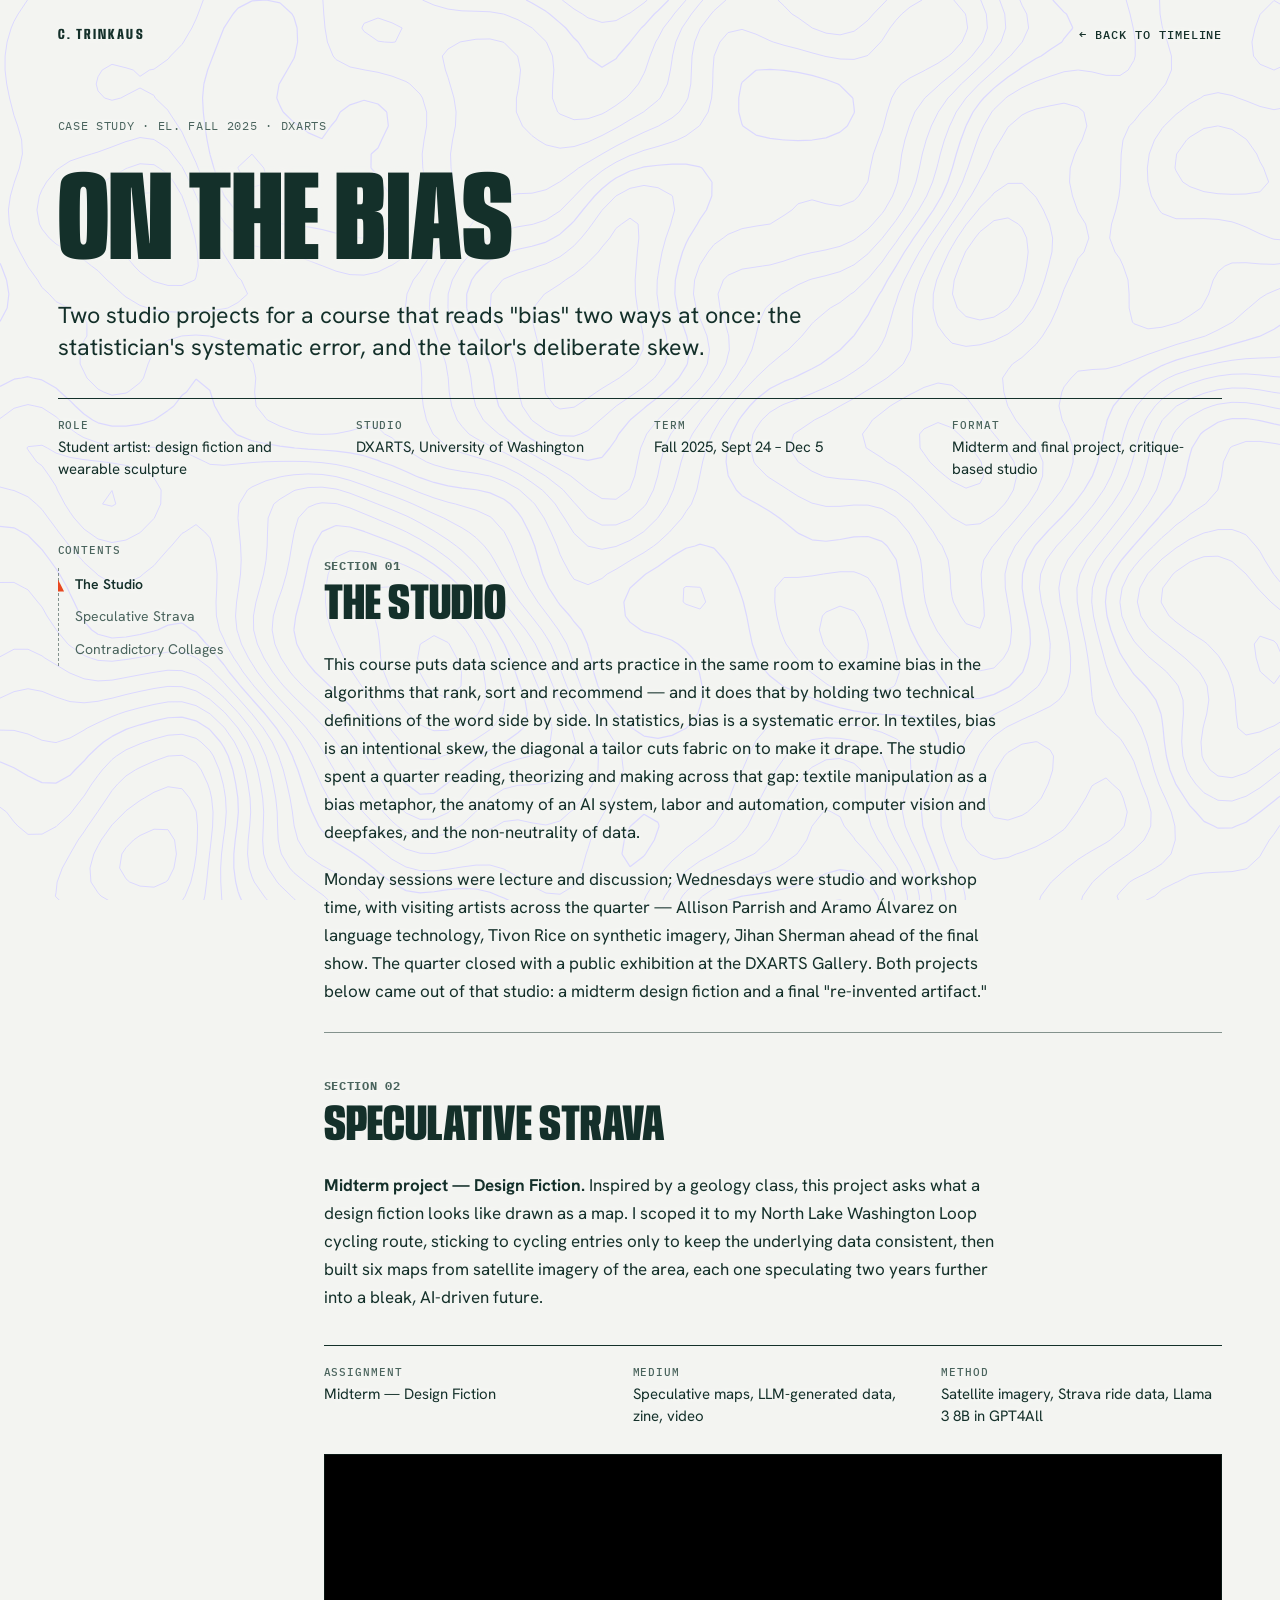
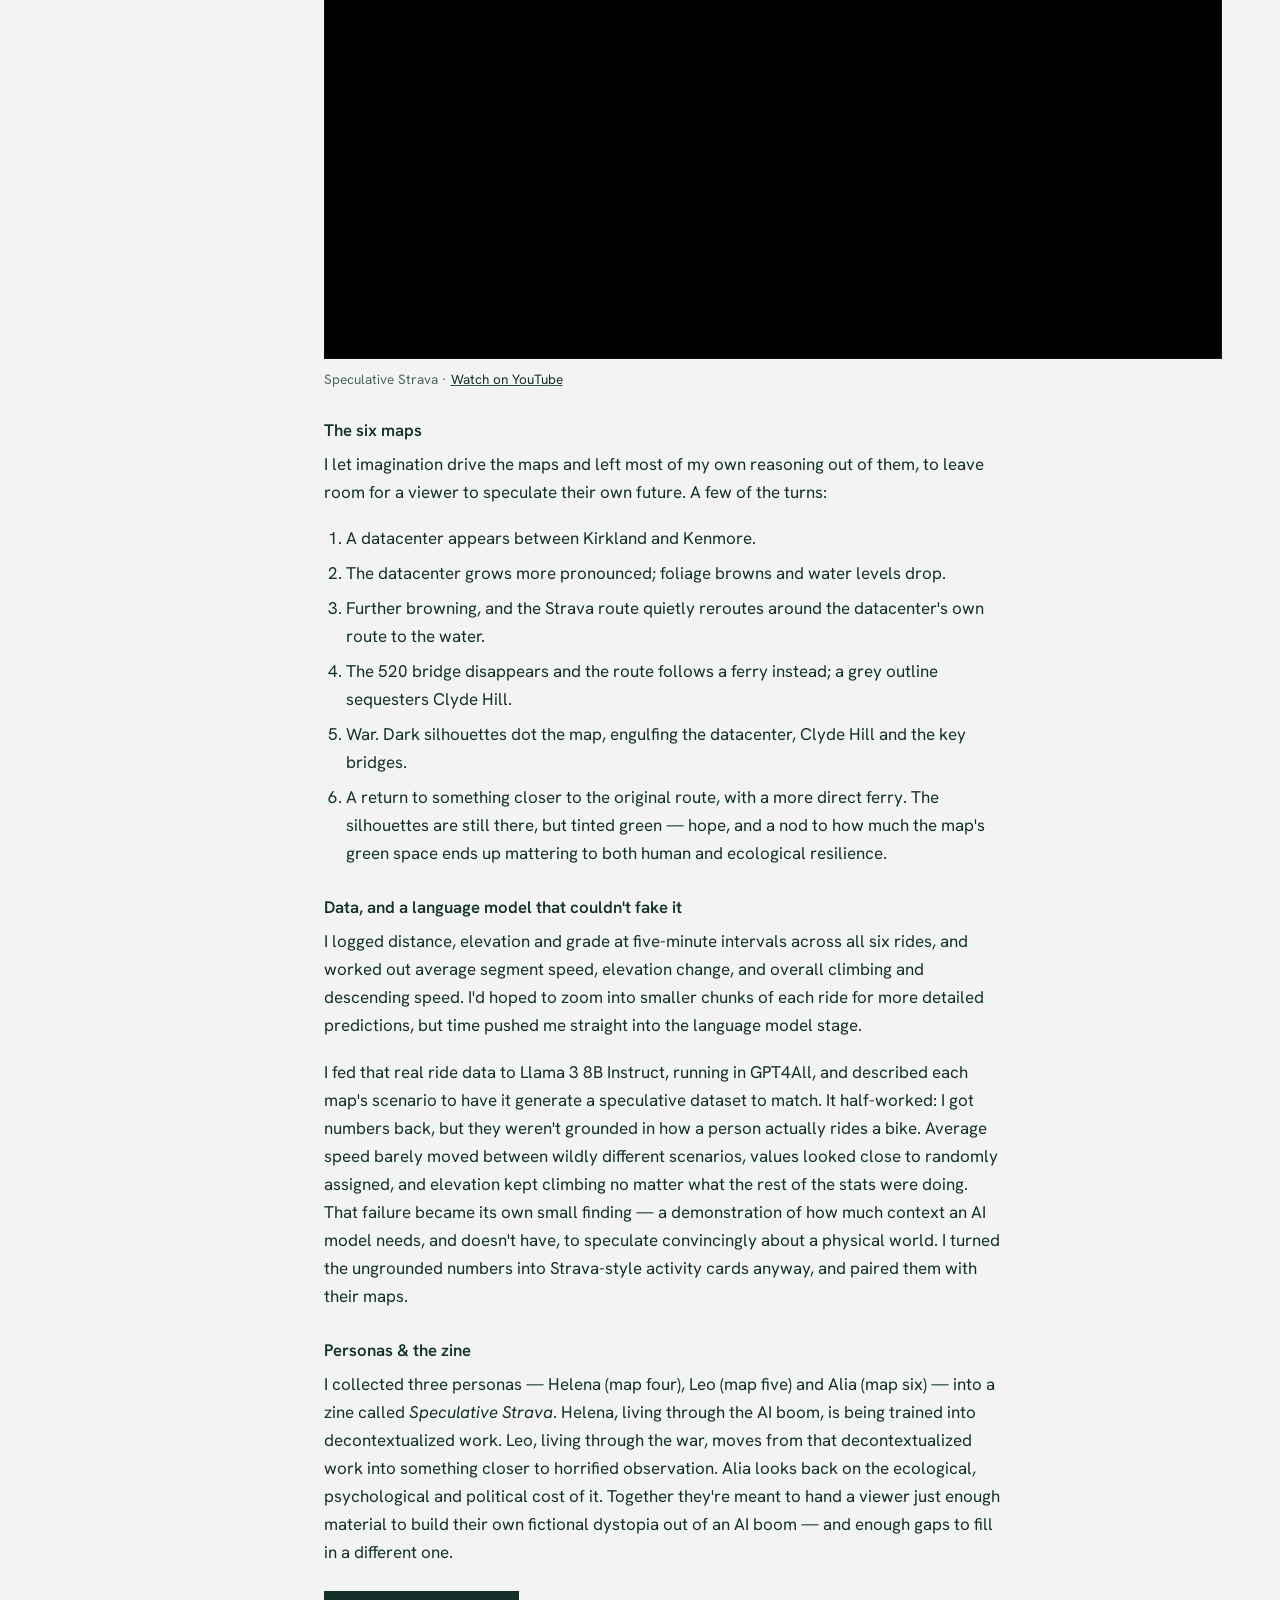
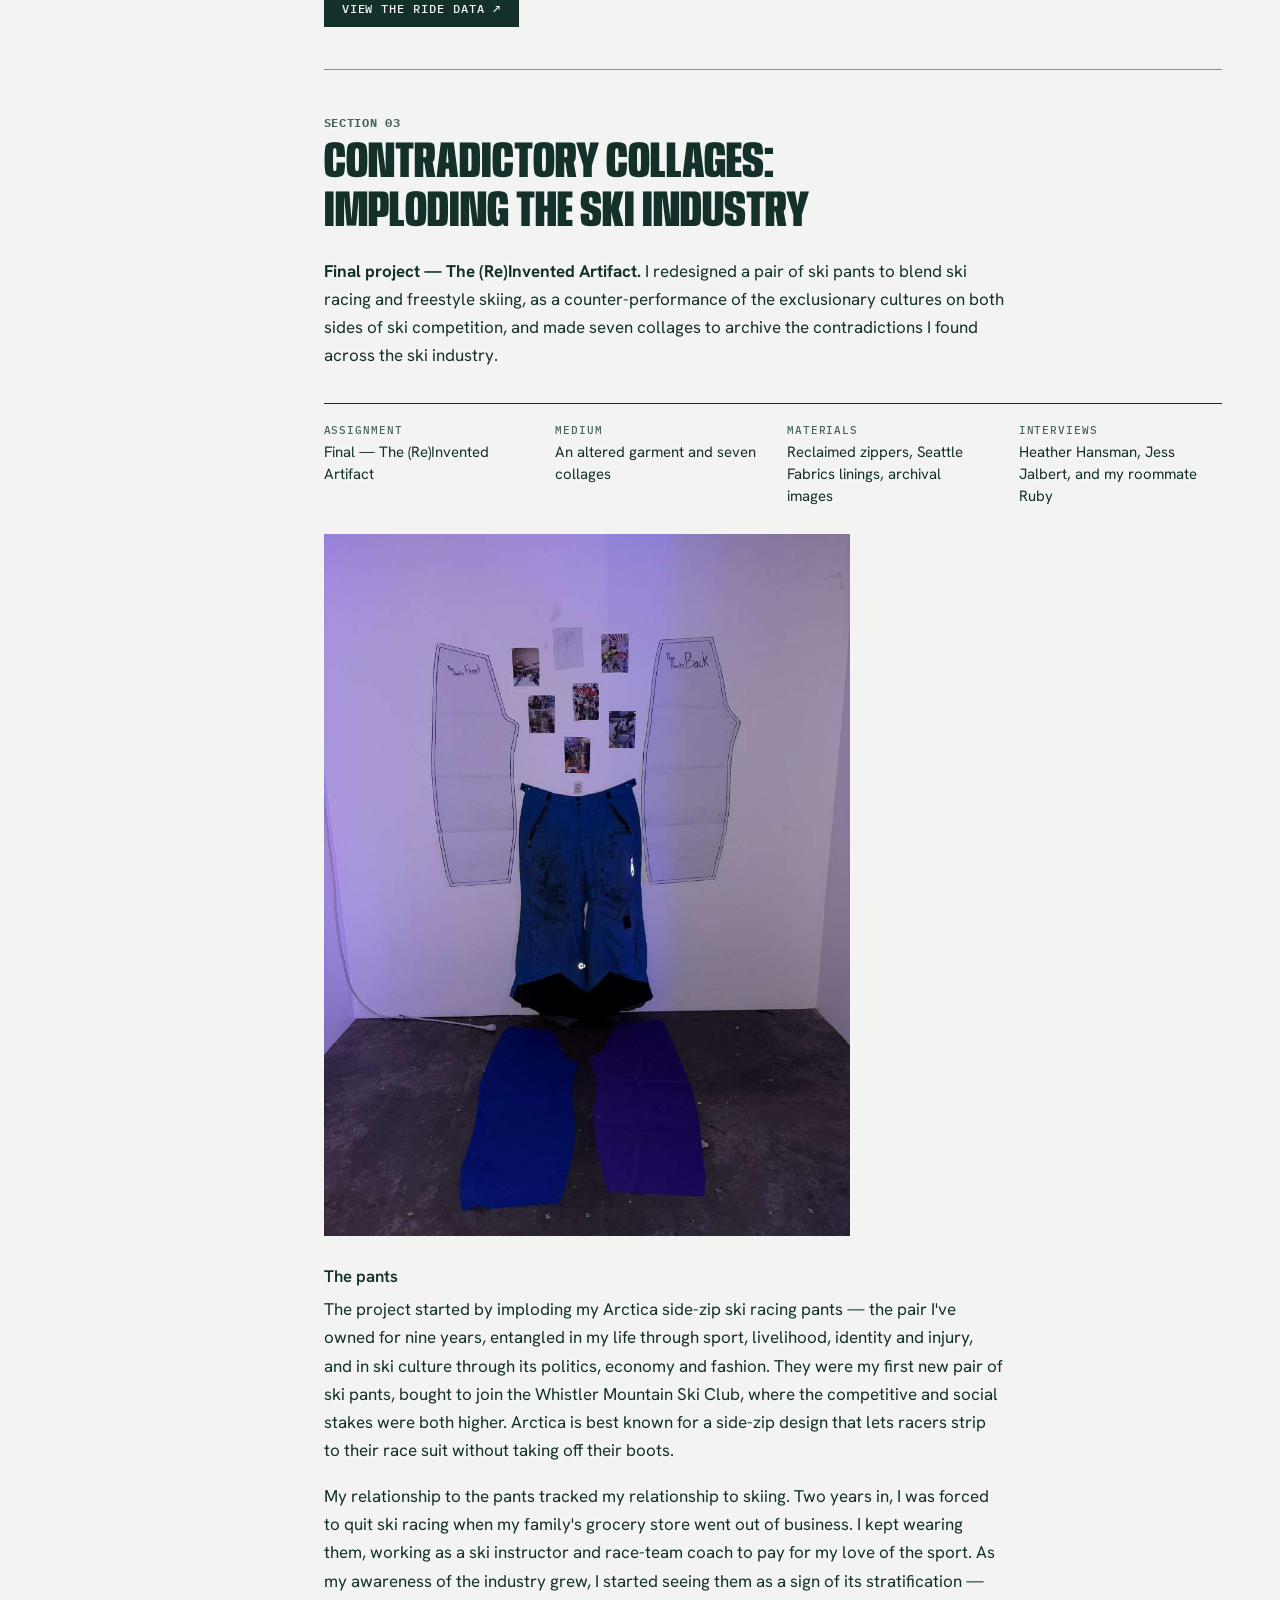
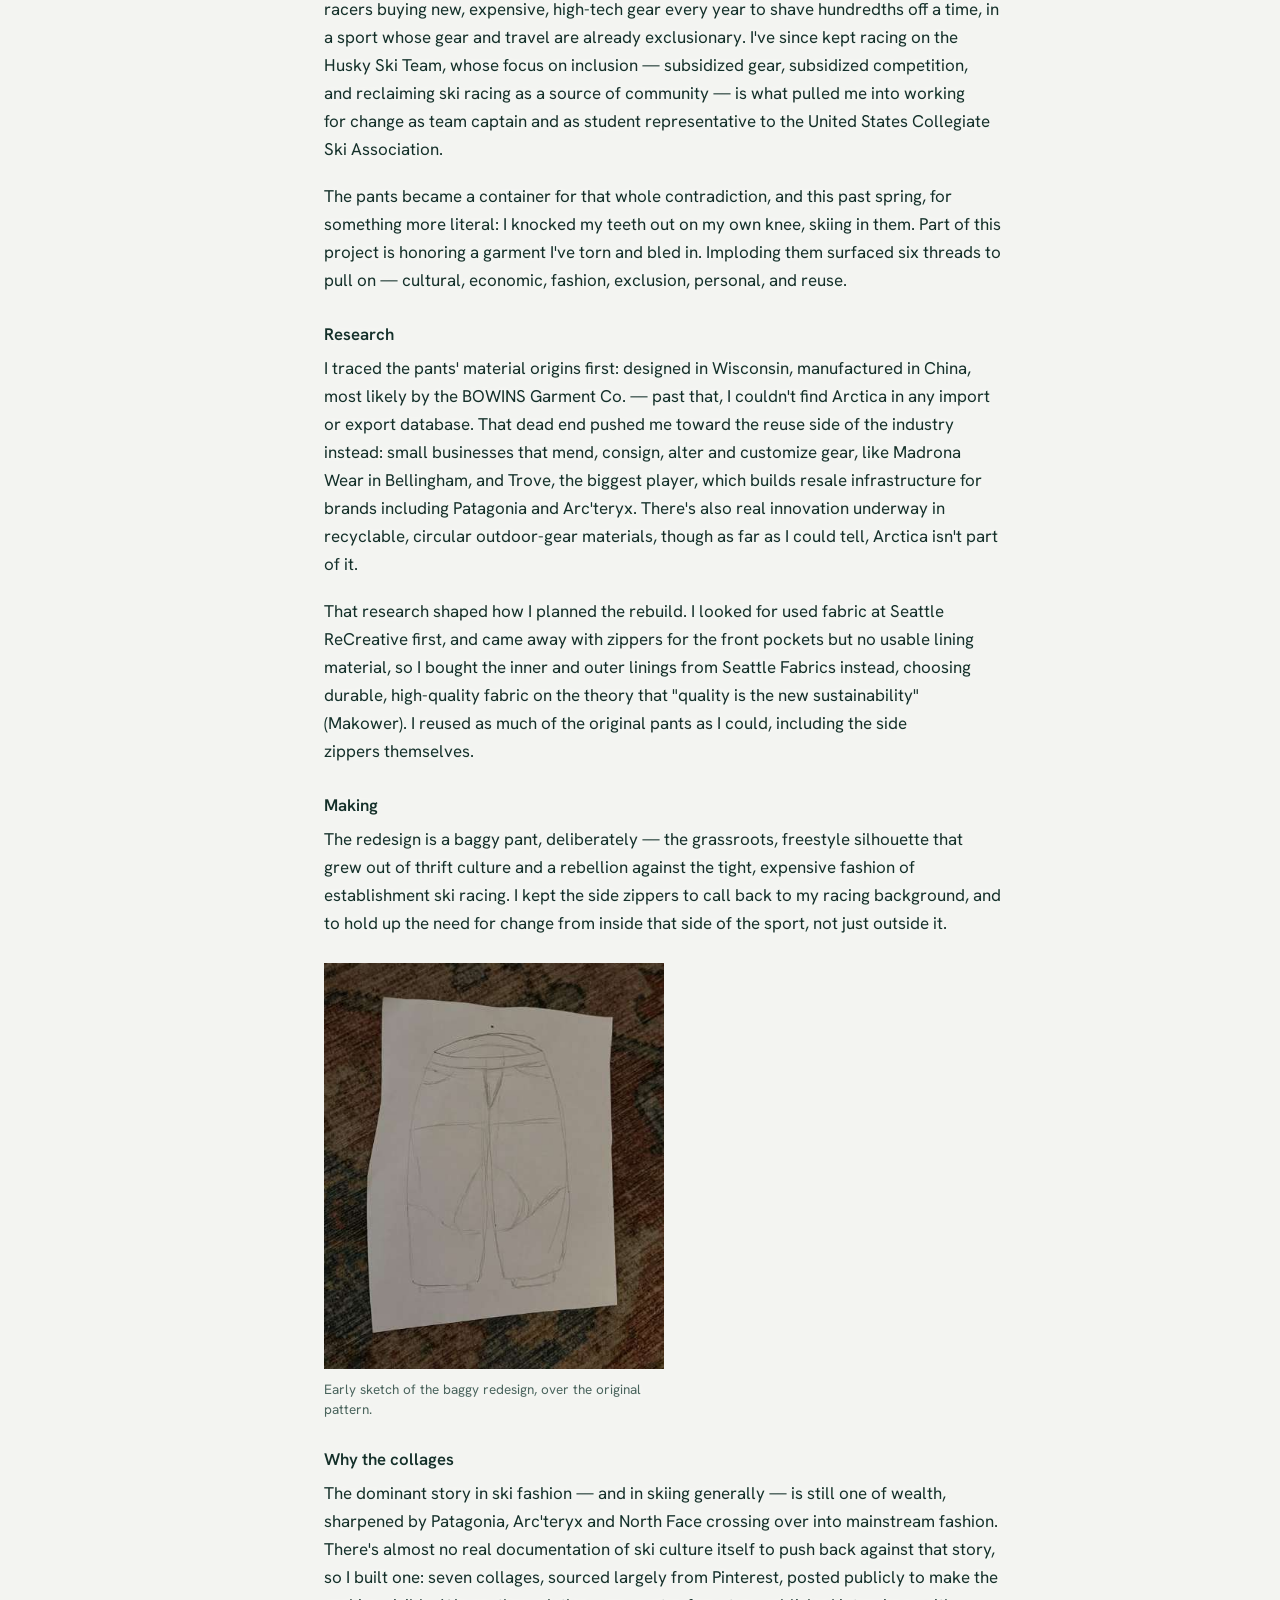
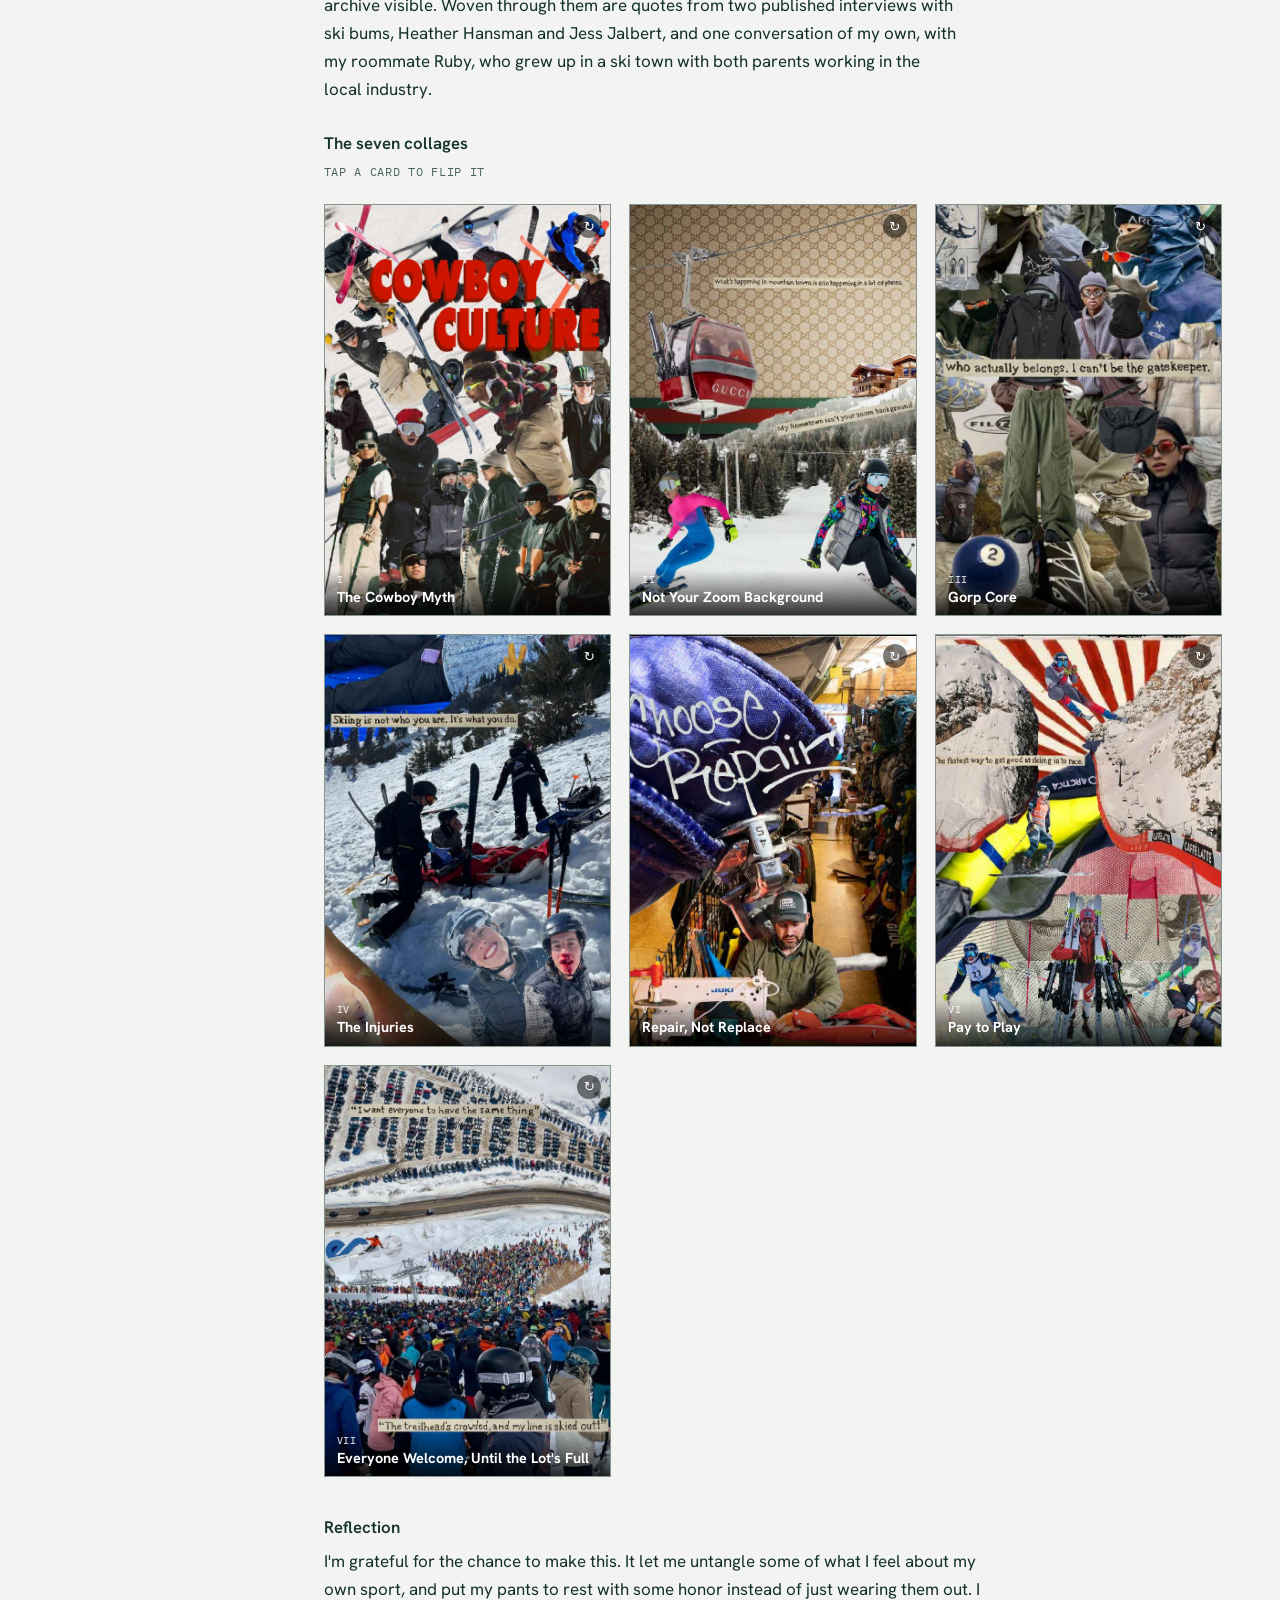
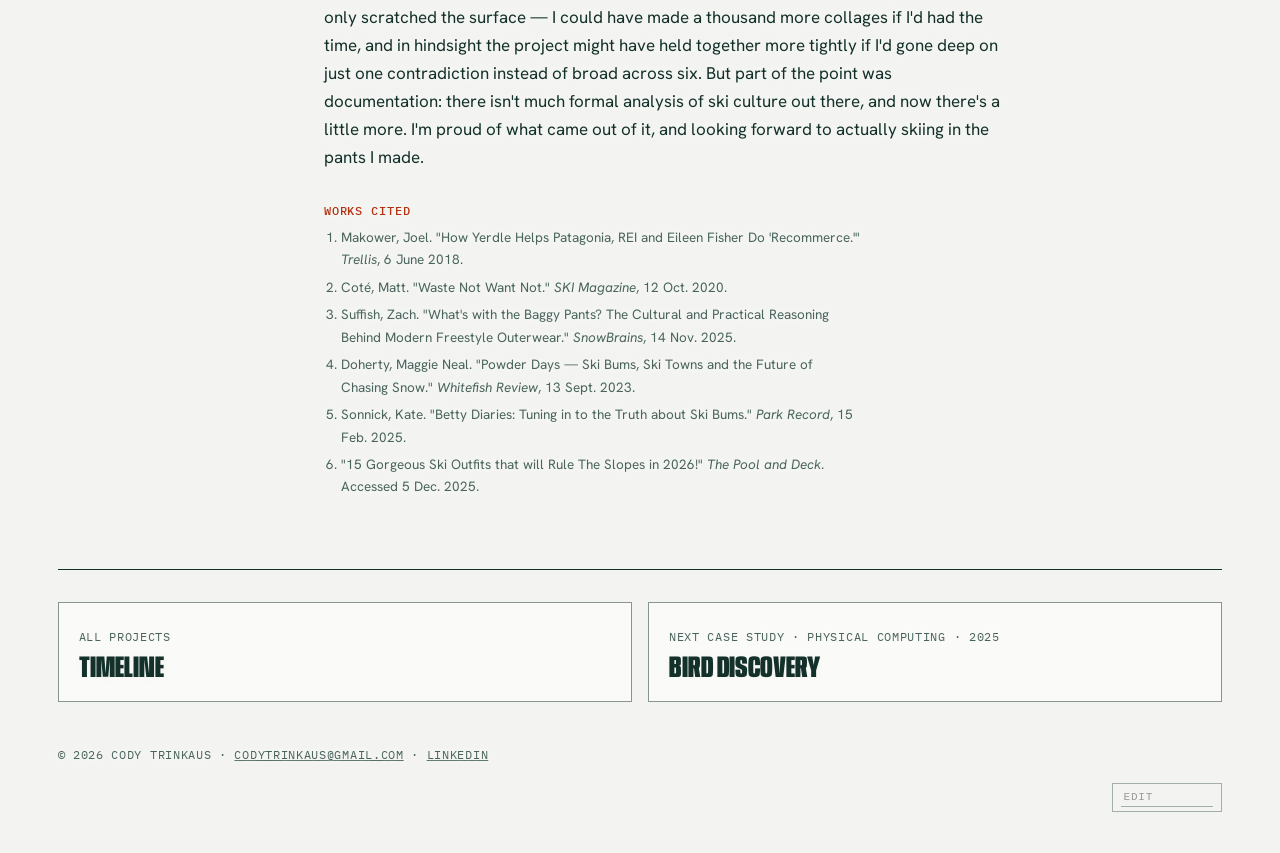
<file: on-the-bias.html>
<!doctype html>
<html lang="en">
<head>
<meta charset="utf-8">
<meta name="viewport" content="width=device-width,initial-scale=1,viewport-fit=cover">
<title>On the Bias · Cody Trinkaus</title>
<meta name="description" content="Case study: two DXARTS studio projects on bias — a speculative-map design fiction and a garment-and-collage archive of the ski industry's contradictions.">
<link rel="preconnect" href="https://fonts.googleapis.com">
<link rel="preconnect" href="https://fonts.gstatic.com" crossorigin>
<link rel="stylesheet" href="https://fonts.googleapis.com/css2?family=Anybody:wdth,wght@50..150,300..900&family=Hanken+Grotesk:wght@400;500;600&family=IBM+Plex+Mono:wght@400;500&display=swap">
<link rel="stylesheet" href="case.css">
</head>
<body>
<canvas id="terrain" aria-hidden="true"></canvas>
<canvas id="tracks" aria-hidden="true"></canvas>
<header class="bar g"><a class="brand" href="index.html">C. Trinkaus</a><a href="index.html#work">← Back to timeline</a></header>
<main>
<section class="hero g">
  <p class="mono" style="margin:0">Case study · El. Fall 2025 · DXARTS</p>
  <h1>On the Bias</h1>
  <p class="sub">Two studio projects for a course that reads "bias" two ways at once: the statistician's systematic error, and the tailor's deliberate skew.</p>
  <dl class="facts">
    <div><dt>Role</dt><dd>Student artist: design fiction and wearable sculpture</dd></div>
    <div><dt>Studio</dt><dd>DXARTS, University of Washington</dd></div>
    <div><dt>Term</dt><dd>Fall 2025, Sept 24 – Dec 5</dd></div>
    <div><dt>Format</dt><dd>Midterm and final project, critique-based studio</dd></div>
  </dl>
</section>
<div class="layout g">
  <nav class="toc" aria-label="Contents"><h2>Contents</h2><ol>
    <li><a href="#studio">The Studio</a></li>
    <li><a href="#strava">Speculative Strava</a></li>
    <li><a href="#collages">Contradictory Collages</a></li>
  </ol></nav>
  <article>

<section id="studio"><h2><span class="n mono">Section 01</span>The Studio</h2>
<p>This course puts data science and arts practice in the same room to examine bias in the algorithms that rank, sort and recommend — and it does that by holding two technical definitions of the word side by side. In statistics, bias is a systematic error. In textiles, bias is an intentional skew, the diagonal a tailor cuts fabric on to make it drape. The studio spent a quarter reading, theorizing and making across that gap: textile manipulation as a bias metaphor, the anatomy of an AI system, labor and automation, computer vision and deepfakes, and the non-neutrality of data.</p>
<p>Monday sessions were lecture and discussion; Wednesdays were studio and workshop time, with visiting artists across the quarter — Allison Parrish and Aramo Álvarez on language technology, Tivon Rice on synthetic imagery, Jihan Sherman ahead of the final show. The quarter closed with a public exhibition at the DXARTS Gallery. Both projects below came out of that studio: a midterm design fiction and a final "re-invented artifact."</p>
</section>

<section id="strava"><h2><span class="n mono">Section 02</span>Speculative Strava</h2>
<p><b>Midterm project — Design Fiction.</b> Inspired by a geology class, this project asks what a design fiction looks like drawn as a map. I scoped it to my North Lake Washington Loop cycling route, sticking to cycling entries only to keep the underlying data consistent, then built six maps from satellite imagery of the area, each one speculating two years further into a bleak, AI-driven future.</p>
<dl class="facts"><div><dt>Assignment</dt><dd>Midterm — Design Fiction</dd></div><div><dt>Medium</dt><dd>Speculative maps, LLM-generated data, zine, video</dd></div><div><dt>Method</dt><dd>Satellite imagery, Strava ride data, Llama 3 8B in GPT4All</dd></div></dl>

<figure><div class="embed"><iframe src="https://www.youtube.com/embed/UuWXvCDFX28" title="Speculative Strava" loading="lazy" allowfullscreen referrerpolicy="strict-origin-when-cross-origin"></iframe></div><figcaption>Speculative Strava · <a href="https://youtu.be/UuWXvCDFX28" target="_blank" rel="noopener">Watch on YouTube</a></figcaption></figure>

<h4>The six maps</h4>
<p>I let imagination drive the maps and left most of my own reasoning out of them, to leave room for a viewer to speculate their own future. A few of the turns:</p>
<ol class="list">
<li>A datacenter appears between Kirkland and Kenmore.</li>
<li>The datacenter grows more pronounced; foliage browns and water levels drop.</li>
<li>Further browning, and the Strava route quietly reroutes around the datacenter's own route to the water.</li>
<li>The 520 bridge disappears and the route follows a ferry instead; a grey outline sequesters Clyde Hill.</li>
<li>War. Dark silhouettes dot the map, engulfing the datacenter, Clyde Hill and the key bridges.</li>
<li>A return to something closer to the original route, with a more direct ferry. The silhouettes are still there, but tinted green — hope, and a nod to how much the map's green space ends up mattering to both human and ecological resilience.</li>
</ol>

<h4>Data, and a language model that couldn't fake it</h4>
<p>I logged distance, elevation and grade at five-minute intervals across all six rides, and worked out average segment speed, elevation change, and overall climbing and descending speed. I'd hoped to zoom into smaller chunks of each ride for more detailed predictions, but time pushed me straight into the language model stage.</p>
<p>I fed that real ride data to Llama 3 8B Instruct, running in GPT4All, and described each map's scenario to have it generate a speculative dataset to match. It half-worked: I got numbers back, but they weren't grounded in how a person actually rides a bike. Average speed barely moved between wildly different scenarios, values looked close to randomly assigned, and elevation kept climbing no matter what the rest of the stats were doing. That failure became its own small finding — a demonstration of how much context an AI model needs, and doesn't have, to speculate convincingly about a physical world. I turned the ungrounded numbers into Strava-style activity cards anyway, and paired them with their maps.</p>

<h4>Personas &amp; the zine</h4>
<p>I collected three personas — Helena (map four), Leo (map five) and Alia (map six) — into a zine called <i>Speculative Strava</i>. Helena, living through the AI boom, is being trained into decontextualized work. Leo, living through the war, moves from that decontextualized work into something closer to horrified observation. Alia looks back on the ecological, psychological and political cost of it. Together they're meant to hand a viewer just enough material to build their own fictional dystopia out of an AI boom — and enough gaps to fill in a different one.</p>
<p style="margin-top:18px"><a class="btn" href="https://docs.google.com/spreadsheets/d/1hSq2LpYRXsYyB4yusR2EIynZ4XElELIYUYkvKEXC1Co/edit?usp=sharing" target="_blank" rel="noopener">View the ride data ↗</a></p>
</section>

<section id="collages"><h2><span class="n mono">Section 03</span>Contradictory Collages: Imploding the Ski Industry</h2>
<p><b>Final project — The (Re)Invented Artifact.</b> I redesigned a pair of ski pants to blend ski racing and freestyle skiing, as a counter-performance of the exclusionary cultures on both sides of ski competition, and made seven collages to archive the contradictions I found across the ski industry.</p>
<dl class="facts"><div><dt>Assignment</dt><dd>Final — The (Re)Invented Artifact</dd></div><div><dt>Medium</dt><dd>An altered garment and seven collages</dd></div><div><dt>Materials</dt><dd>Reclaimed zippers, Seattle Fabrics linings, archival images</dd></div><div><dt>Interviews</dt><dd>Heather Hansman, Jess Jalbert, and my roommate Ruby</dd></div></dl>

<figure><button type="button" class="frame" aria-label="Enlarge image"><img src="assets/onthebias/00-exhibit.jpeg" width="885" height="1180" alt="The exhibit: the rebuilt pants hung on a wall, flanked by pattern outlines and a mood board of reference images, with two fabric off-cuts on the floor" loading="lazy"></button></figure>
<h4>The pants</h4>
<p>The project started by imploding my Arctica side-zip ski racing pants — the pair I've owned for nine years, entangled in my life through sport, livelihood, identity and injury, and in ski culture through its politics, economy and fashion. They were my first new pair of ski pants, bought to join the Whistler Mountain Ski Club, where the competitive and social stakes were both higher. Arctica is best known for a side-zip design that lets racers strip to their race suit without taking off their boots.</p>
<p>My relationship to the pants tracked my relationship to skiing. Two years in, I was forced to quit ski racing when my family's grocery store went out of business. I kept wearing them, working as a ski instructor and race-team coach to pay for my love of the sport. As my awareness of the industry grew, I started seeing them as a sign of its stratification — racers buying new, expensive, high-tech gear every year to shave hundredths off a time, in a sport whose gear and travel are already exclusionary. I've since kept racing on the Husky Ski Team, whose focus on inclusion — subsidized gear, subsidized competition, and reclaiming ski racing as a source of community — is what pulled me into working for change as team captain and as student representative to the United States Collegiate Ski Association.</p>
<p>The pants became a container for that whole contradiction, and this past spring, for something more literal: I knocked my teeth out on my own knee, skiing in them. Part of this project is honoring a garment I've torn and bled in. Imploding them surfaced six threads to pull on — cultural, economic, fashion, exclusion, personal, and reuse.</p>

<h4>Research</h4>
<p>I traced the pants' material origins first: designed in Wisconsin, manufactured in China, most likely by the BOWINS Garment Co. — past that, I couldn't find Arctica in any import or export database. That dead end pushed me toward the reuse side of the industry instead: small businesses that mend, consign, alter and customize gear, like Madrona Wear in Bellingham, and Trove, the biggest player, which builds resale infrastructure for brands including Patagonia and Arc'teryx. There's also real innovation underway in recyclable, circular outdoor-gear materials, though as far as I could tell, Arctica isn't part of it.</p>
<p>That research shaped how I planned the rebuild. I looked for used fabric at Seattle ReCreative first, and came away with zippers for the front pockets but no usable lining material, so I bought the inner and outer linings from Seattle Fabrics instead, choosing durable, high-quality fabric on the theory that "quality is the new sustainability" (Makower). I reused as much of the original pants as I could, including the side zippers themselves.</p>

<h4>Making</h4>
<p>The redesign is a baggy pant, deliberately — the grassroots, freestyle silhouette that grew out of thrift culture and a rebellion against the tight, expensive fashion of establishment ski racing. I kept the side zippers to call back to my racing background, and to hold up the need for change from inside that side of the sport, not just outside it.</p>
<figure style="max-width:340px"><button type="button" class="frame" aria-label="Enlarge image"><img src="assets/onthebias/01-sketch.jpeg" width="450" height="537" alt="Pencil sketch of the redesigned baggy silhouette, drawn over the original pattern" loading="lazy"></button><figcaption>Early sketch of the baggy redesign, over the original pattern.</figcaption></figure>

<h4>Why the collages</h4>
<p>The dominant story in ski fashion — and in skiing generally — is still one of wealth, sharpened by Patagonia, Arc'teryx and North Face crossing over into mainstream fashion. There's almost no real documentation of ski culture itself to push back against that story, so I built one: seven collages, sourced largely from Pinterest, posted publicly to make the archive visible. Woven through them are quotes from two published interviews with ski bums, Heather Hansman and Jess Jalbert, and one conversation of my own, with my roommate Ruby, who grew up in a ski town with both parents working in the local industry.</p>

<h4>The seven collages</h4>
<p class="mono" style="margin:0 0 4px">Tap a card to flip it</p>
<div class="flipgrid">

<button type="button" class="flipcard" aria-pressed="false" aria-label="I. The Cowboy Myth — tap to read">
<div class="flipcard-inner">
<div class="flipcard-face front"><img src="assets/onthebias/02-cowboy-culture.jpeg" width="672" height="898" alt="Collage titled Cowboy Culture, built from images of freestyle skiers and a group of women skiers in black gear" loading="lazy"><span class="cap"><span class="num">I</span><span class="ttl">The Cowboy Myth</span></span><span class="hint">↻</span></div>
<div class="flipcard-face back"><span class="num">I</span><h5>The Cowboy Myth</h5><p>Built around icons like Henrik Harlaut — the side of skiing that gets the media attention, the stunts, the party culture. Hansman's interview names the "cowboy myth" running through the industry: a rugged individualism that's colonially coded, exclusionary to women, and prone to injury and burnout. I centered women here to push back on that, and to critique the same attitudes entangled in the loss of my own teeth — without losing the coolness and freedom this side of skiing genuinely offers.</p></div>
</div></button>

<button type="button" class="flipcard" aria-pressed="false" aria-label="II. Not Your Zoom Background — tap to read">
<div class="flipcard-inner">
<div class="flipcard-face front"><img src="assets/onthebias/03-zoom-background.jpeg" width="672" height="896" alt="Collage of a red Gucci-branded gondola over a Gucci monogram pattern, with two AI-generated skiers below and the text My hometown isn't your zoom background" loading="lazy"><span class="cap"><span class="num">II</span><span class="ttl">Not Your Zoom Background</span></span><span class="hint">↻</span></div>
<div class="flipcard-face back"><span class="num">II</span><h5>Not Your Zoom Background</h5><span class="quote">"My hometown is not your zoom background." — Ruby, in conversation</span><p>Ski tourism's glamor against the struggles of the locals who live in it, and the gentrification underneath both — Hansman connects it to the same pattern playing out across the whole country. The skiers pictured are AI-generated, lifted from a 2026 ski-fashion trend piece, as a nod to the extractive side of luxury ski travel.</p></div>
</div></button>

<button type="button" class="flipcard" aria-pressed="false" aria-label="III. Gorp Core — tap to read">
<div class="flipcard-inner">
<div class="flipcard-face front"><img src="assets/onthebias/04-gorp-core.jpeg" width="672" height="896" alt="Collage of outdoor-gear brands and hikers in technical fleece and cargo pants, with the text who actually belongs. I can't be the gatekeeper" loading="lazy"><span class="cap"><span class="num">III</span><span class="ttl">Gorp Core</span></span><span class="hint">↻</span></div>
<div class="flipcard-face back"><span class="num">III</span><h5>Gorp Core</h5><p>Outdoor gear crossing into mainstream fashion. It's driven prices up, but it's also put traditionally exclusive spaces in front of more people than before — the same tension Hansman raises when she asks who actually belongs in a ski town.</p></div>
</div></button>

<button type="button" class="flipcard" aria-pressed="false" aria-label="IV. The Injuries, contains a real injury image — tap to read">
<div class="flipcard-inner">
<div class="flipcard-face front"><img src="assets/onthebias/05-injuries.jpeg" width="672" height="896" alt="Collage of ski injuries on a mountainside, including an injured skier on a rescue sled and two friends with a bloodied face, over the text Skiing is not who you are, it's what you do. Contains real injury images." loading="lazy"><span class="cap"><span class="num">IV</span><span class="ttl">The Injuries</span></span><span class="hint">↻</span></div>
<div class="flipcard-face back"><span class="num">IV</span><h5>The Injuries</h5><span class="quote">Apologies for the gore — contains a real injury photo.</span><p>Built from my own and my friends' ski injuries. This one sits in the tension between loving the sport and the risk it carries. A serious injury doesn't just hurt, it changes your relationship to the thing you loved. The quote in the collage is from a sports psychologist Jalbert recalled speaking with. Making this was its own reckoning.</p></div>
</div></button>

<button type="button" class="flipcard" aria-pressed="false" aria-label="V. Repair, Not Replace — tap to read">
<div class="flipcard-inner">
<div class="flipcard-face front"><img src="assets/onthebias/06-choose-repair.jpeg" width="673" height="898" alt="Collage of a repair shop interior with a sewing machine and a jacket reading Choose Repair, inside Backcountry Essentials in Bellingham" loading="lazy"><span class="cap"><span class="num">V</span><span class="ttl">Repair, Not Replace</span></span><span class="hint">↻</span></div>
<div class="flipcard-face back"><span class="num">V</span><h5>Repair, Not Replace</h5><p>Set against Backcountry Essentials, a first- and second-hand gear shop in Bellingham — a call to choose repair, to extend the life of what you already own instead of buying new.</p></div>
</div></button>

<button type="button" class="flipcard" aria-pressed="false" aria-label="VI. Pay to Play — tap to read">
<div class="flipcard-inner">
<div class="flipcard-face front"><img src="assets/onthebias/07-pay-to-play.jpeg" width="673" height="898" alt="Collage of ski racers on a slalom course under the text The fastest way to get good at skiing is to race, layered over currency texture" loading="lazy"><span class="cap"><span class="num">VI</span><span class="ttl">Pay to Play</span></span><span class="hint">↻</span></div>
<div class="flipcard-face back"><span class="num">VI</span><h5>Pay to Play</h5><p>Built from words out of my conversation with Ruby, set against images of myself racing, the pants, and money. The cost of ski racing, and the pay-to-play logic running through skiing more broadly — it reflects my own conflicted relationship to a sport I still race.</p></div>
</div></button>

<button type="button" class="flipcard" aria-pressed="false" aria-label="VII. Everyone Welcome, Until the Lot's Full — tap to read">
<div class="flipcard-inner">
<div class="flipcard-face front"><img src="assets/onthebias/08-inclusion.jpeg" width="673" height="898" alt="Collage of a crowded ski resort parking lot and lift line, with the Epic Pass logo and the text I want everyone to have the same thing" loading="lazy"><span class="cap"><span class="num">VII</span><span class="ttl">Everyone Welcome, Until the Lot's Full</span></span><span class="hint">↻</span></div>
<div class="flipcard-face back"><span class="num">VII</span><h5>Everyone Welcome, Until the Lot's Full</h5><p>Everyone says they want skiing open to anyone. Then the lines get long, the lots fill up, and the worst of people comes out. Resorts like Epic answer overcrowding by raising prices, so the margins hold and only the wealthiest patrons get a better day. The clearest contradiction in the set.</p></div>
</div></button>

</div>

<h4>Reflection</h4>
<p>I'm grateful for the chance to make this. It let me untangle some of what I feel about my own sport, and put my pants to rest with some honor instead of just wearing them out. I only scratched the surface — I could have made a thousand more collages if I'd had the time, and in hindsight the project might have held together more tightly if I'd gone deep on just one contradiction instead of broad across six. But part of the point was documentation: there isn't much formal analysis of ski culture out there, and now there's a little more. I'm proud of what came out of it, and looking forward to actually skiing in the pants I made.</p>

<h5 style="margin-top:32px">Works cited</h5>
<ol class="list" style="font-size:13.5px;color:var(--ink-soft)">
<li>Makower, Joel. "How Yerdle Helps Patagonia, REI and Eileen Fisher Do 'Recommerce.'" <i>Trellis</i>, 6 June 2018.</li>
<li>Coté, Matt. "Waste Not Want Not." <i>SKI Magazine</i>, 12 Oct. 2020.</li>
<li>Suffish, Zach. "What's with the Baggy Pants? The Cultural and Practical Reasoning Behind Modern Freestyle Outerwear." <i>SnowBrains</i>, 14 Nov. 2025.</li>
<li>Doherty, Maggie Neal. "Powder Days — Ski Bums, Ski Towns and the Future of Chasing Snow." <i>Whitefish Review</i>, 13 Sept. 2023.</li>
<li>Sonnick, Kate. "Betty Diaries: Tuning in to the Truth about Ski Bums." <i>Park Record</i>, 15 Feb. 2025.</li>
<li>"15 Gorgeous Ski Outfits that will Rule The Slopes in 2026!" <i>The Pool and Deck</i>. Accessed 5 Dec. 2025.</li>
</ol>
</section>

  </article>
</div>
</main>
<footer class="g">
  <nav class="pager" aria-label="More work">
    <a href="index.html#work"><span class="mono">All projects</span><b>Timeline</b></a>
    <a href="bird-discovery.html"><span class="mono">Next case study · Physical Computing · 2025</span><b>Bird Discovery</b></a>
  </nav>
  <p class="mono">© 2026 Cody Trinkaus · <a href="mailto:codytrinkaus@gmail.com">codytrinkaus@gmail.com</a> · <a href="https://linkedin.com/in/codytrinkaus" target="_blank" rel="noopener">LinkedIn</a></p>
</footer>
<dialog id="zoom" aria-label="Enlarged image"><button type="button" autofocus>Close ✕</button><img alt=""></dialog>
<script src="case.js"></script>
<script src="edit.js"></script>
</body>
</html>
</file>
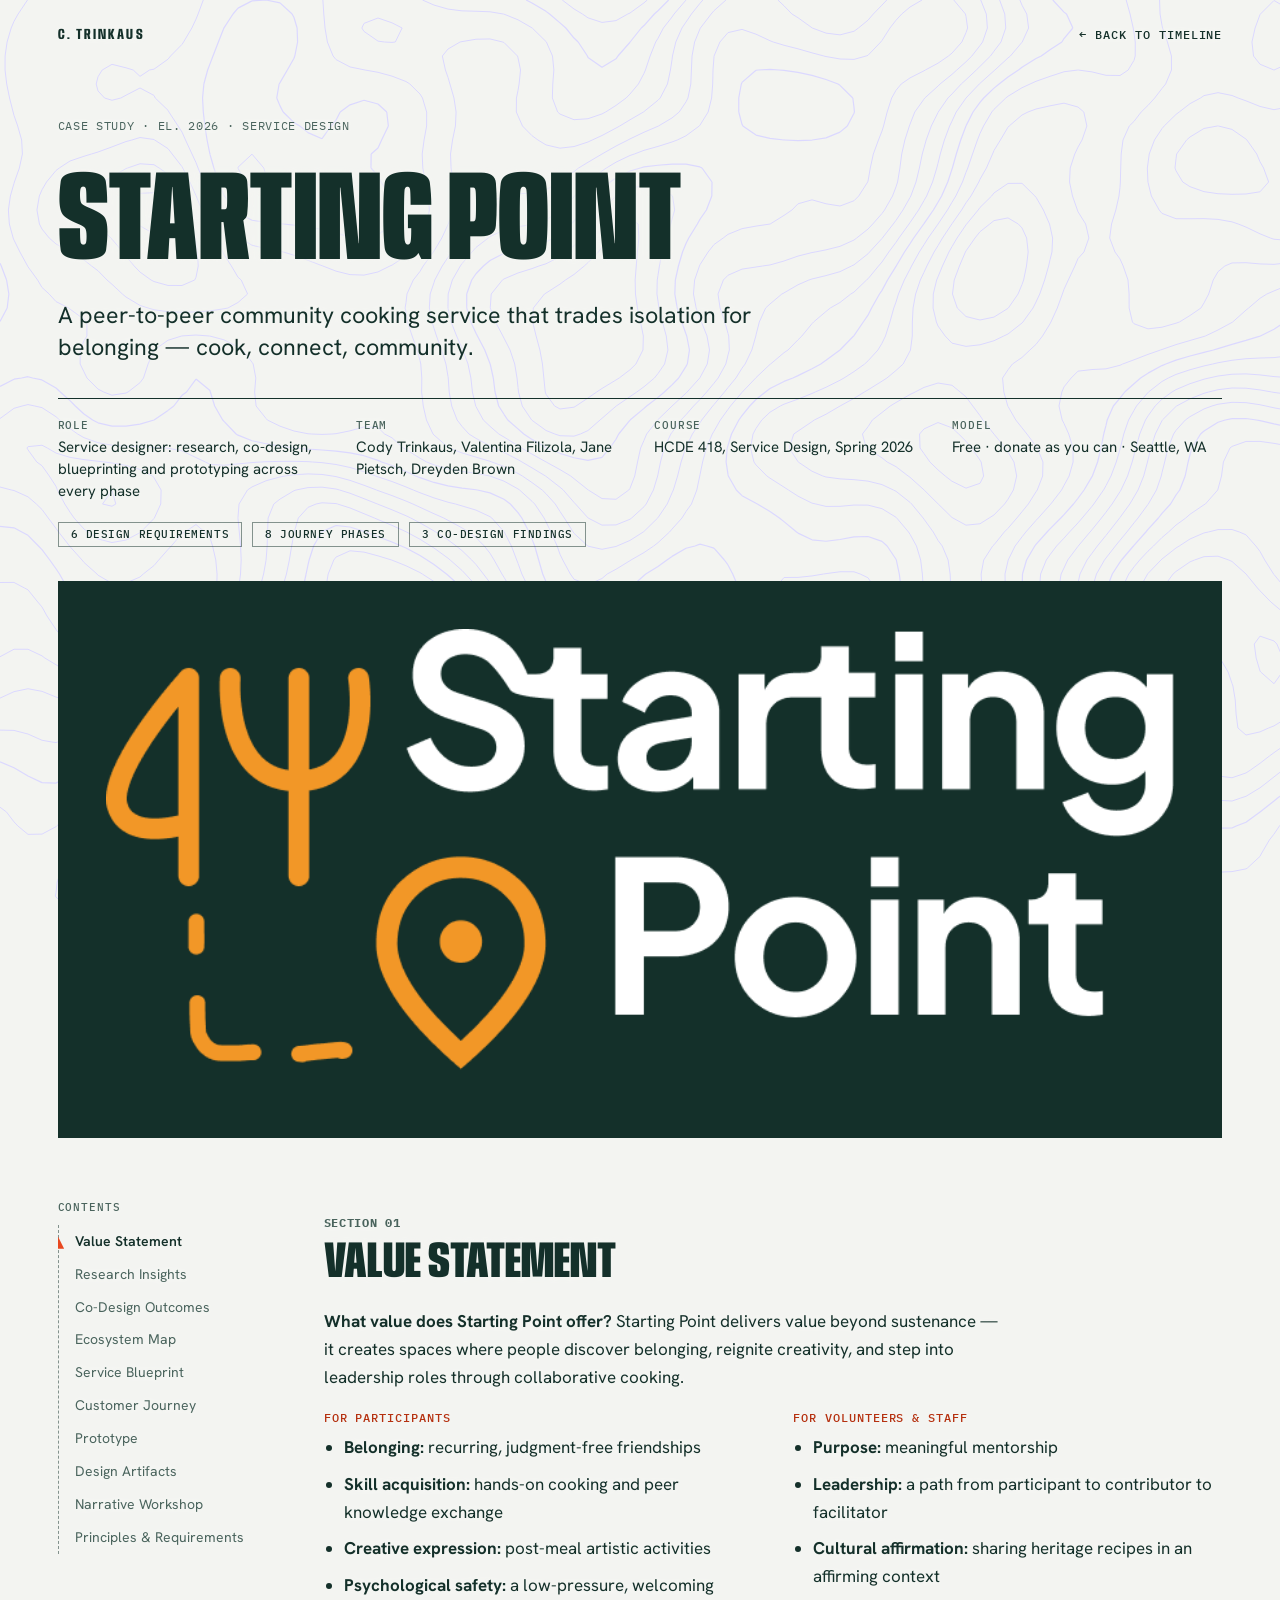
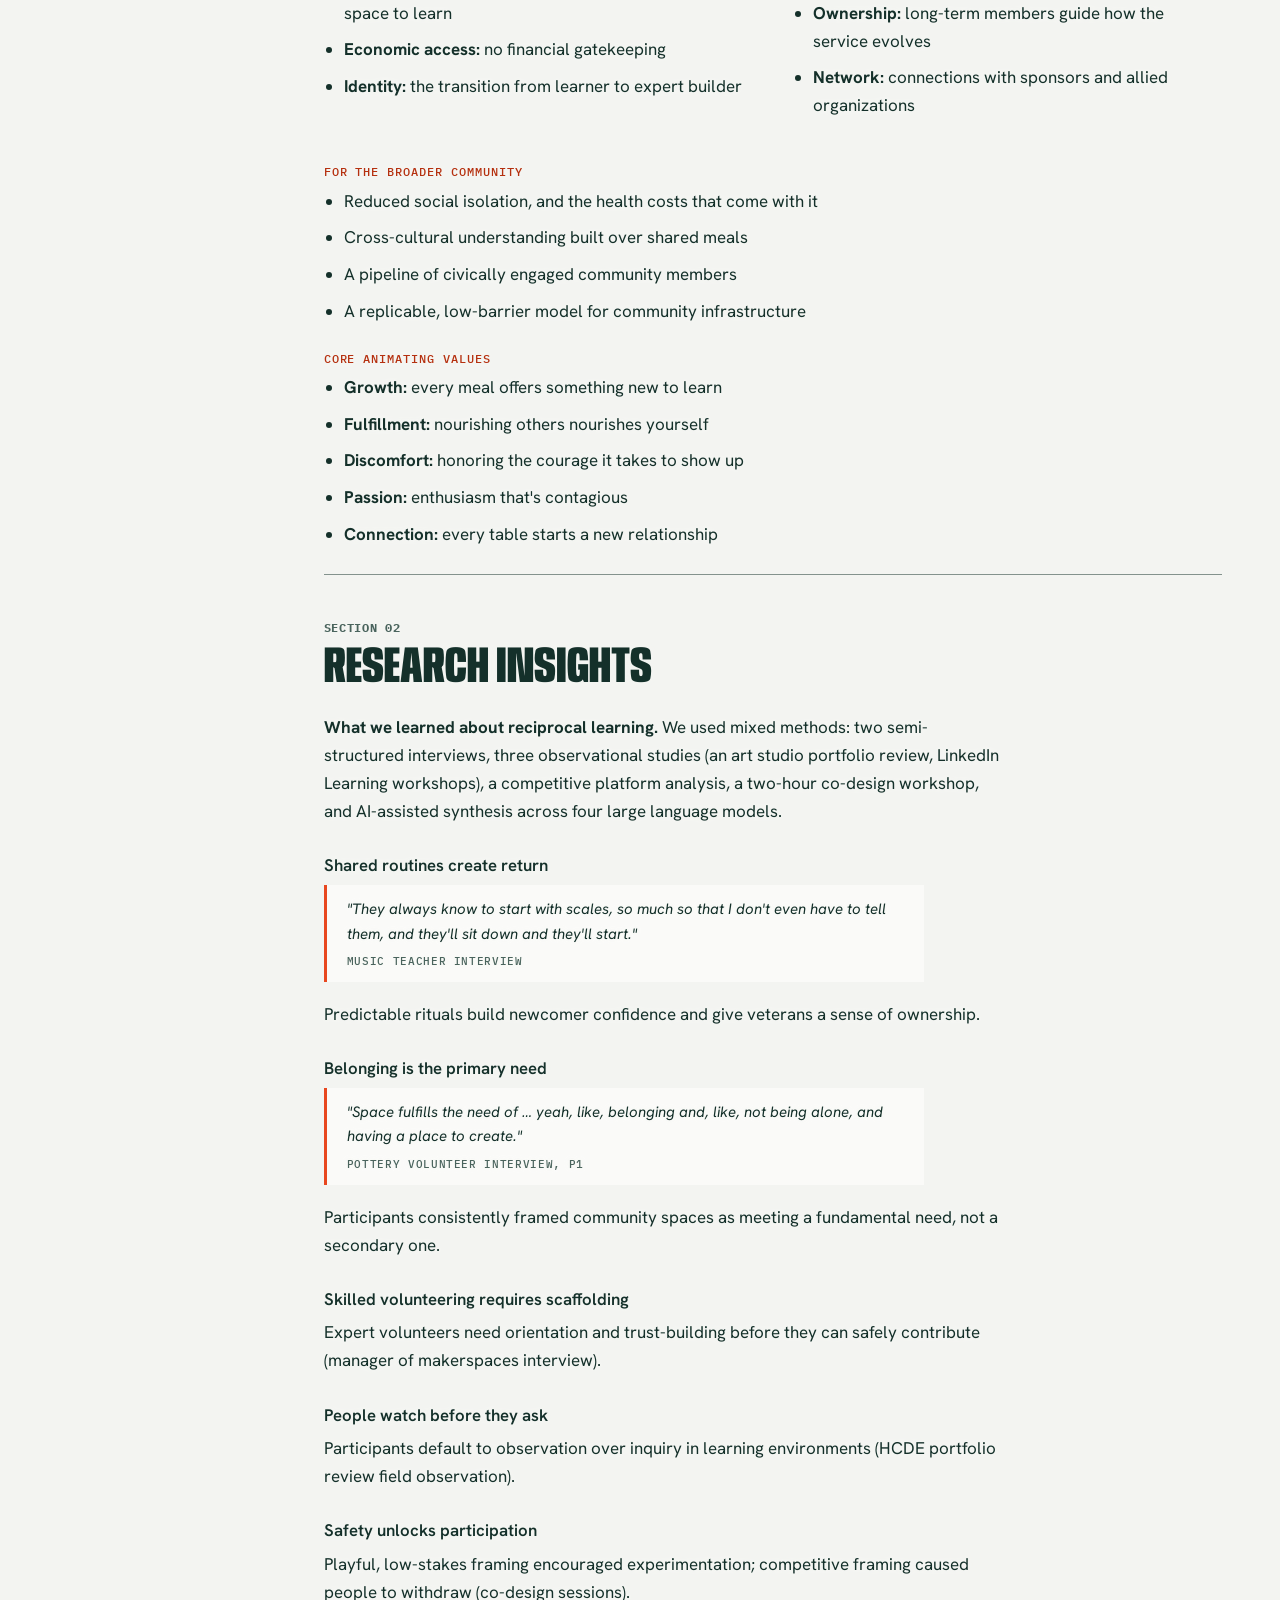
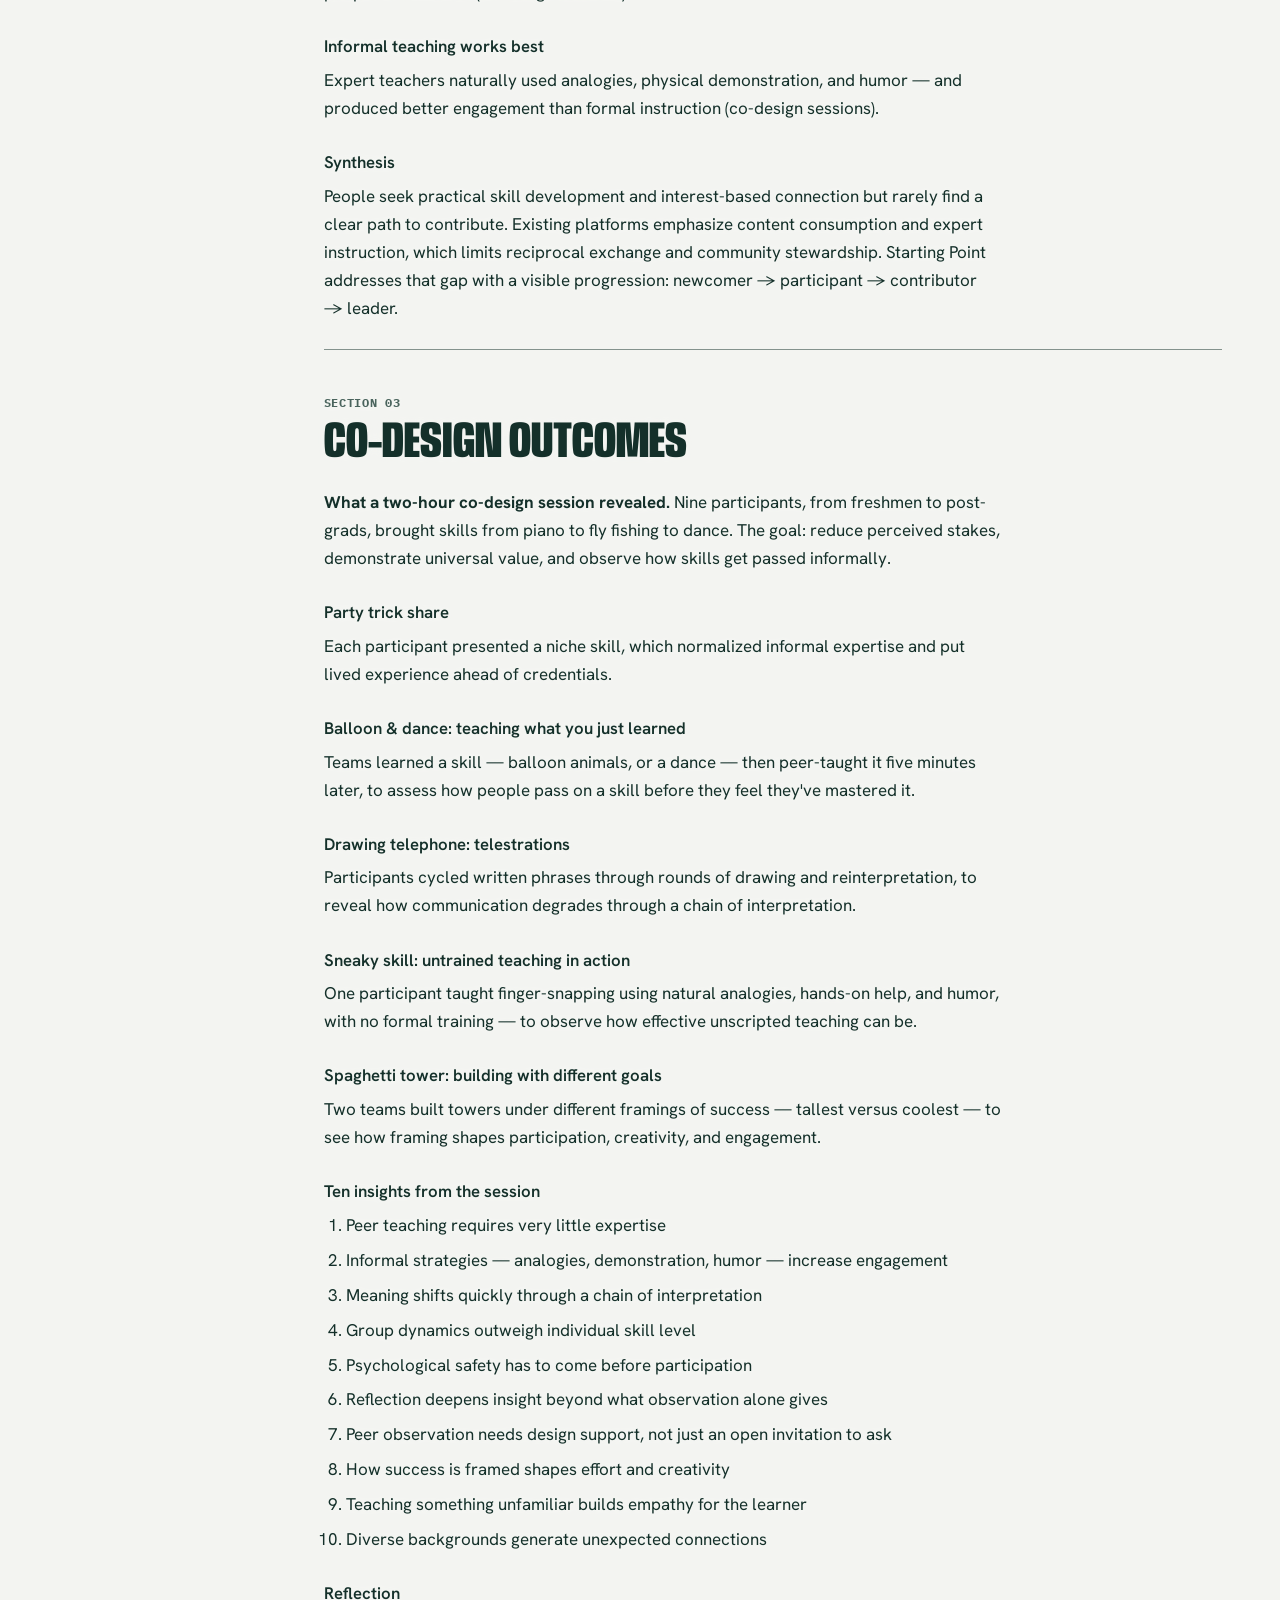
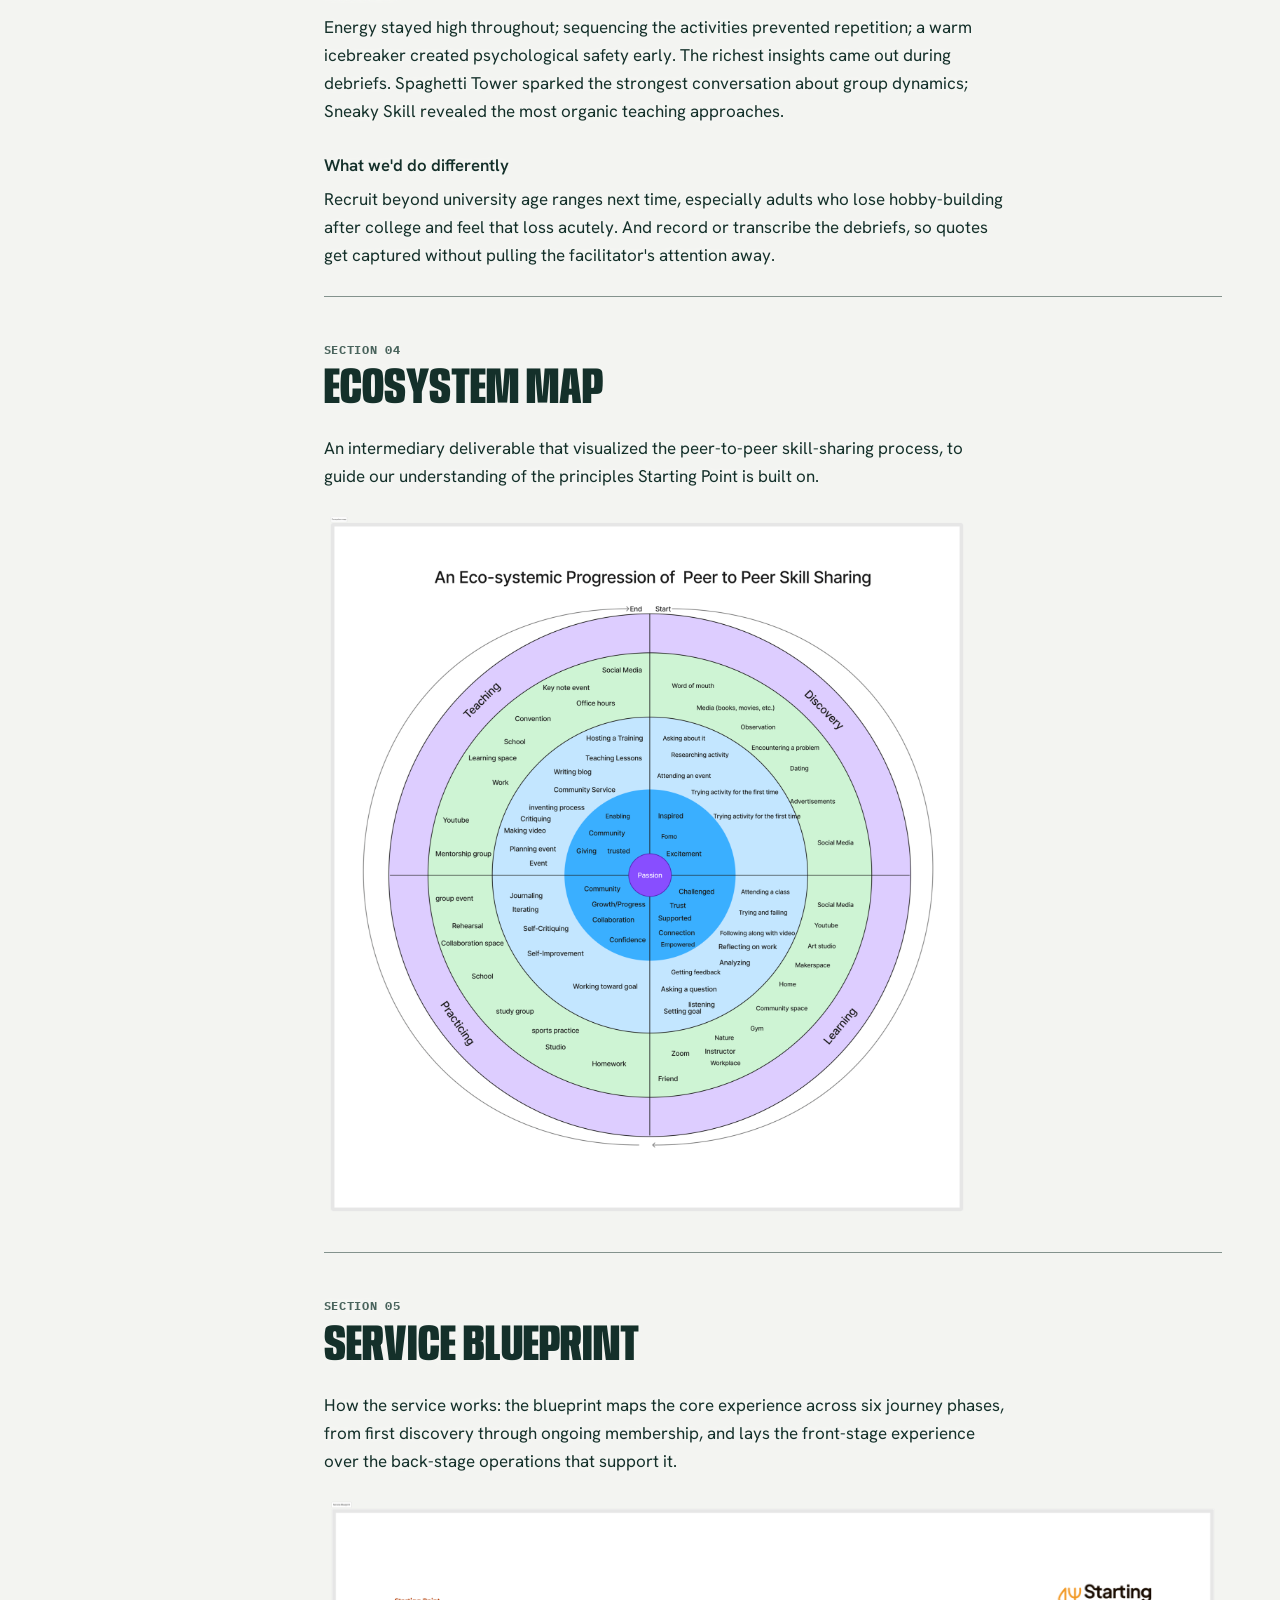
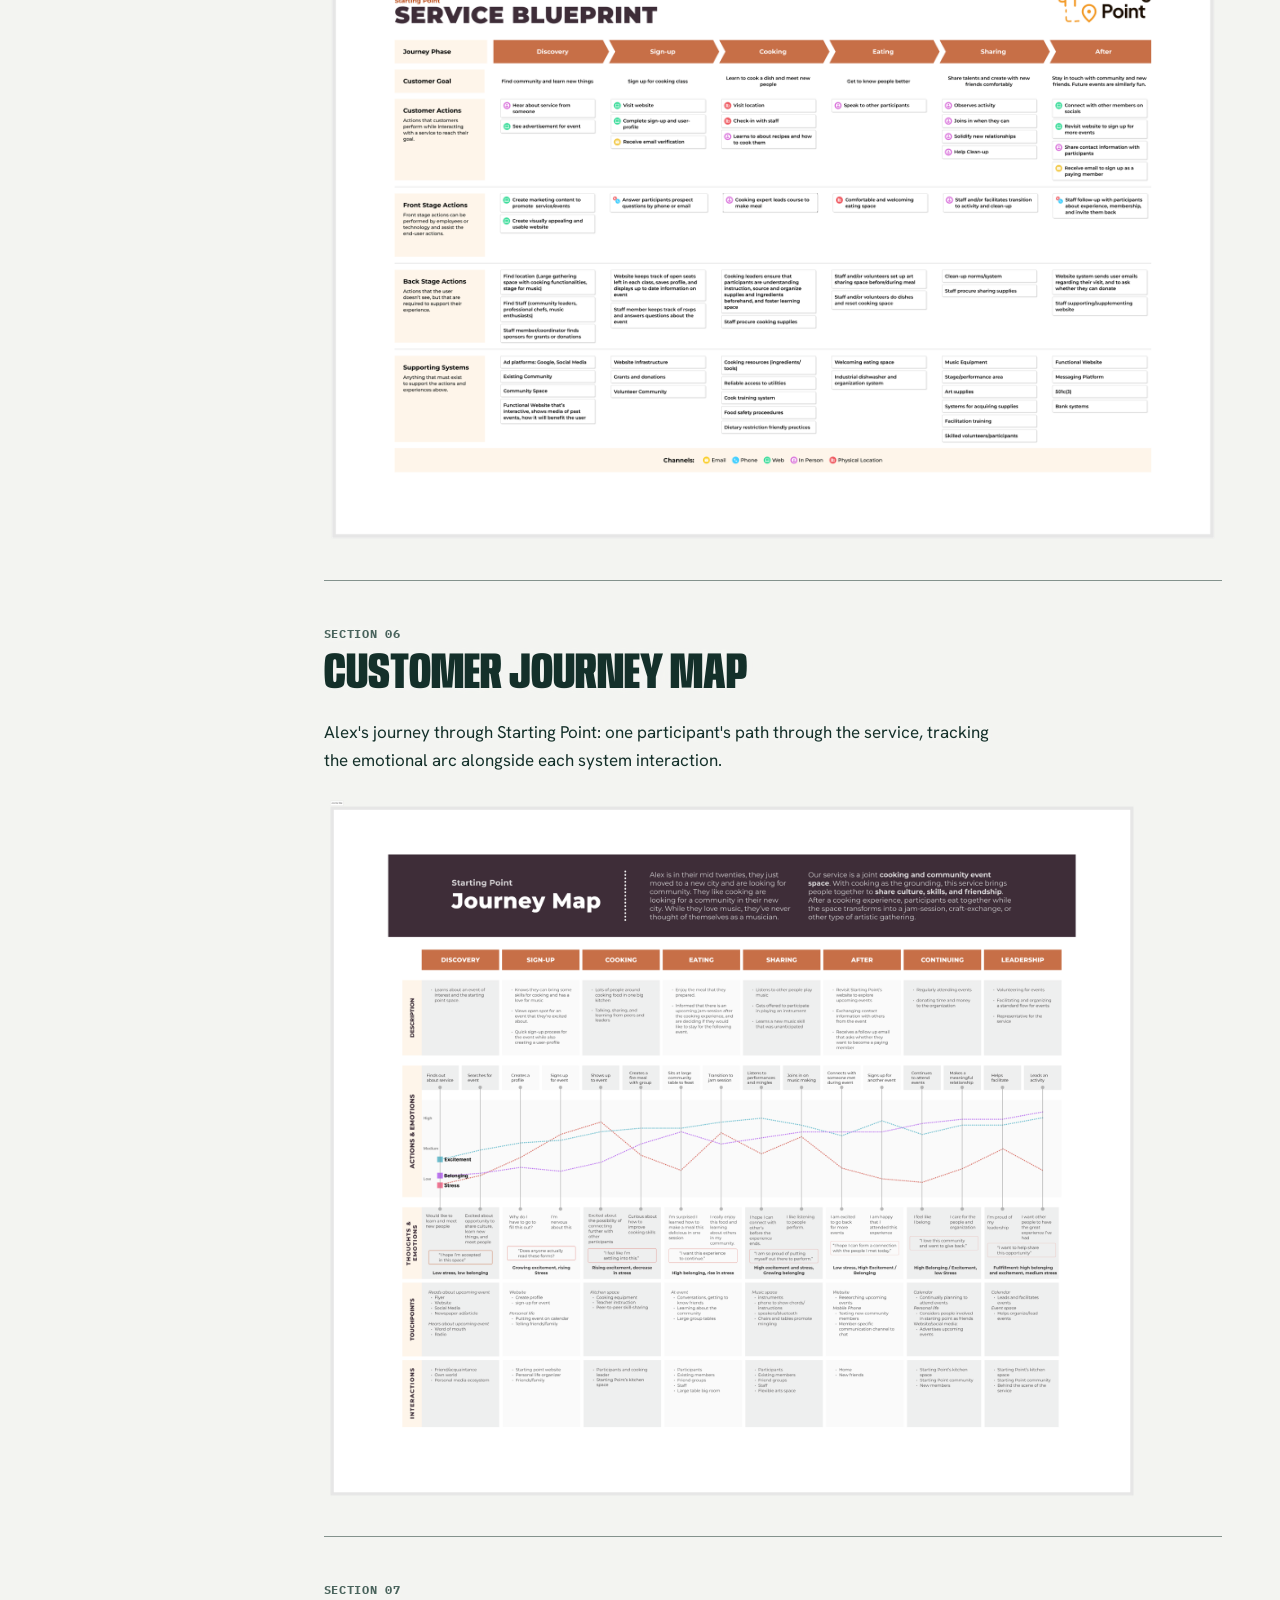
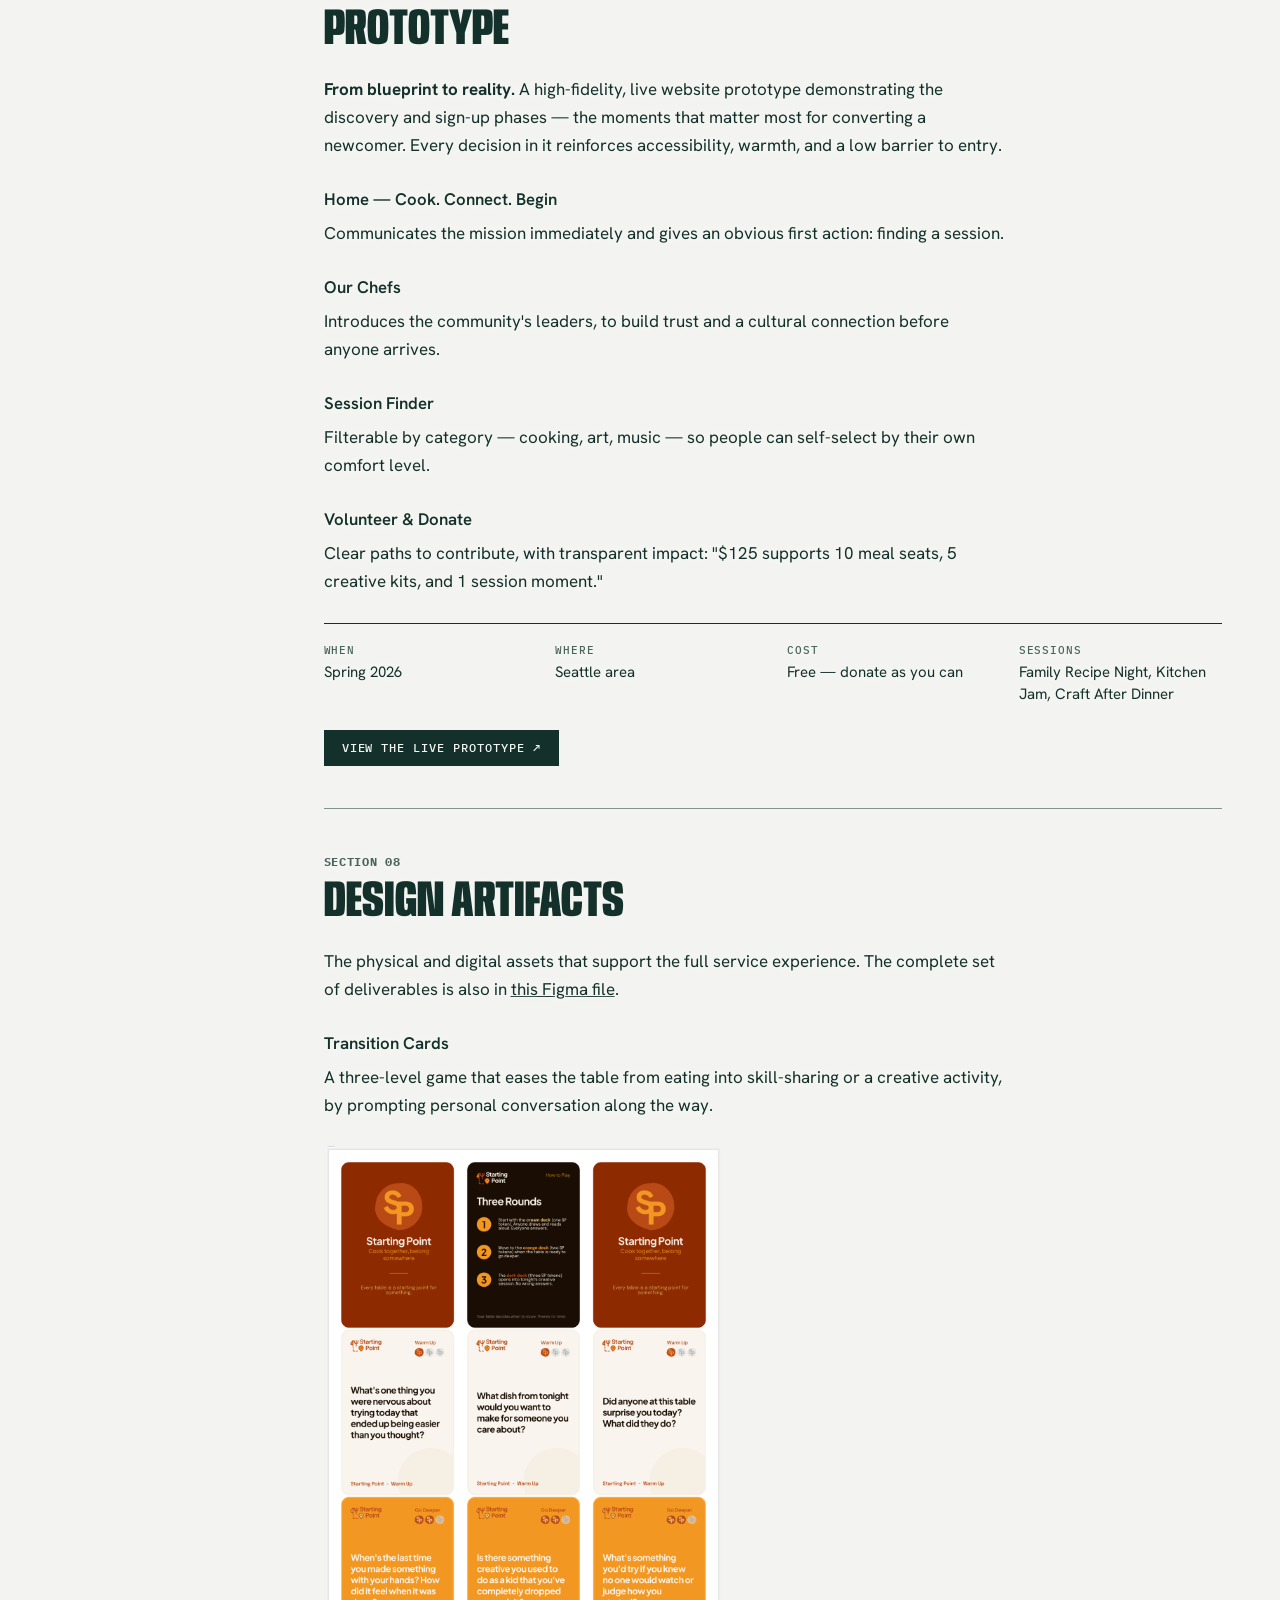
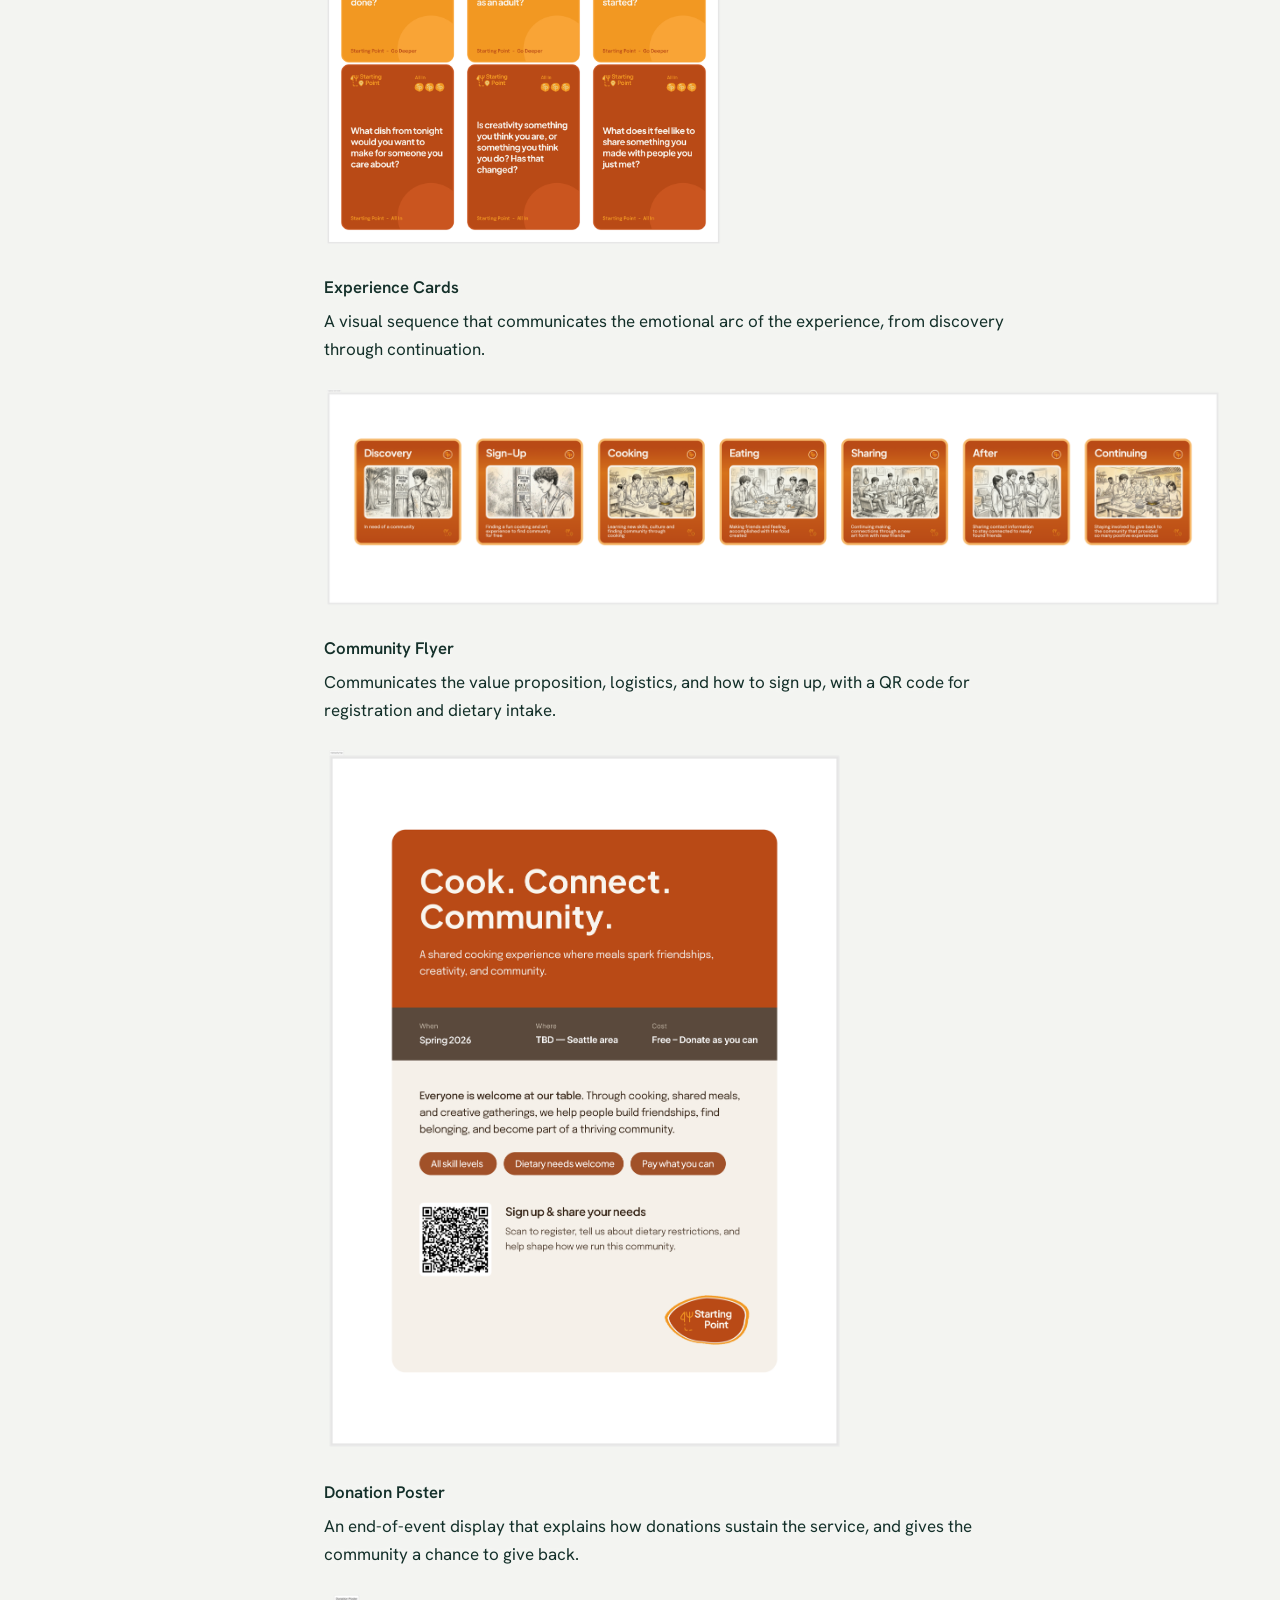
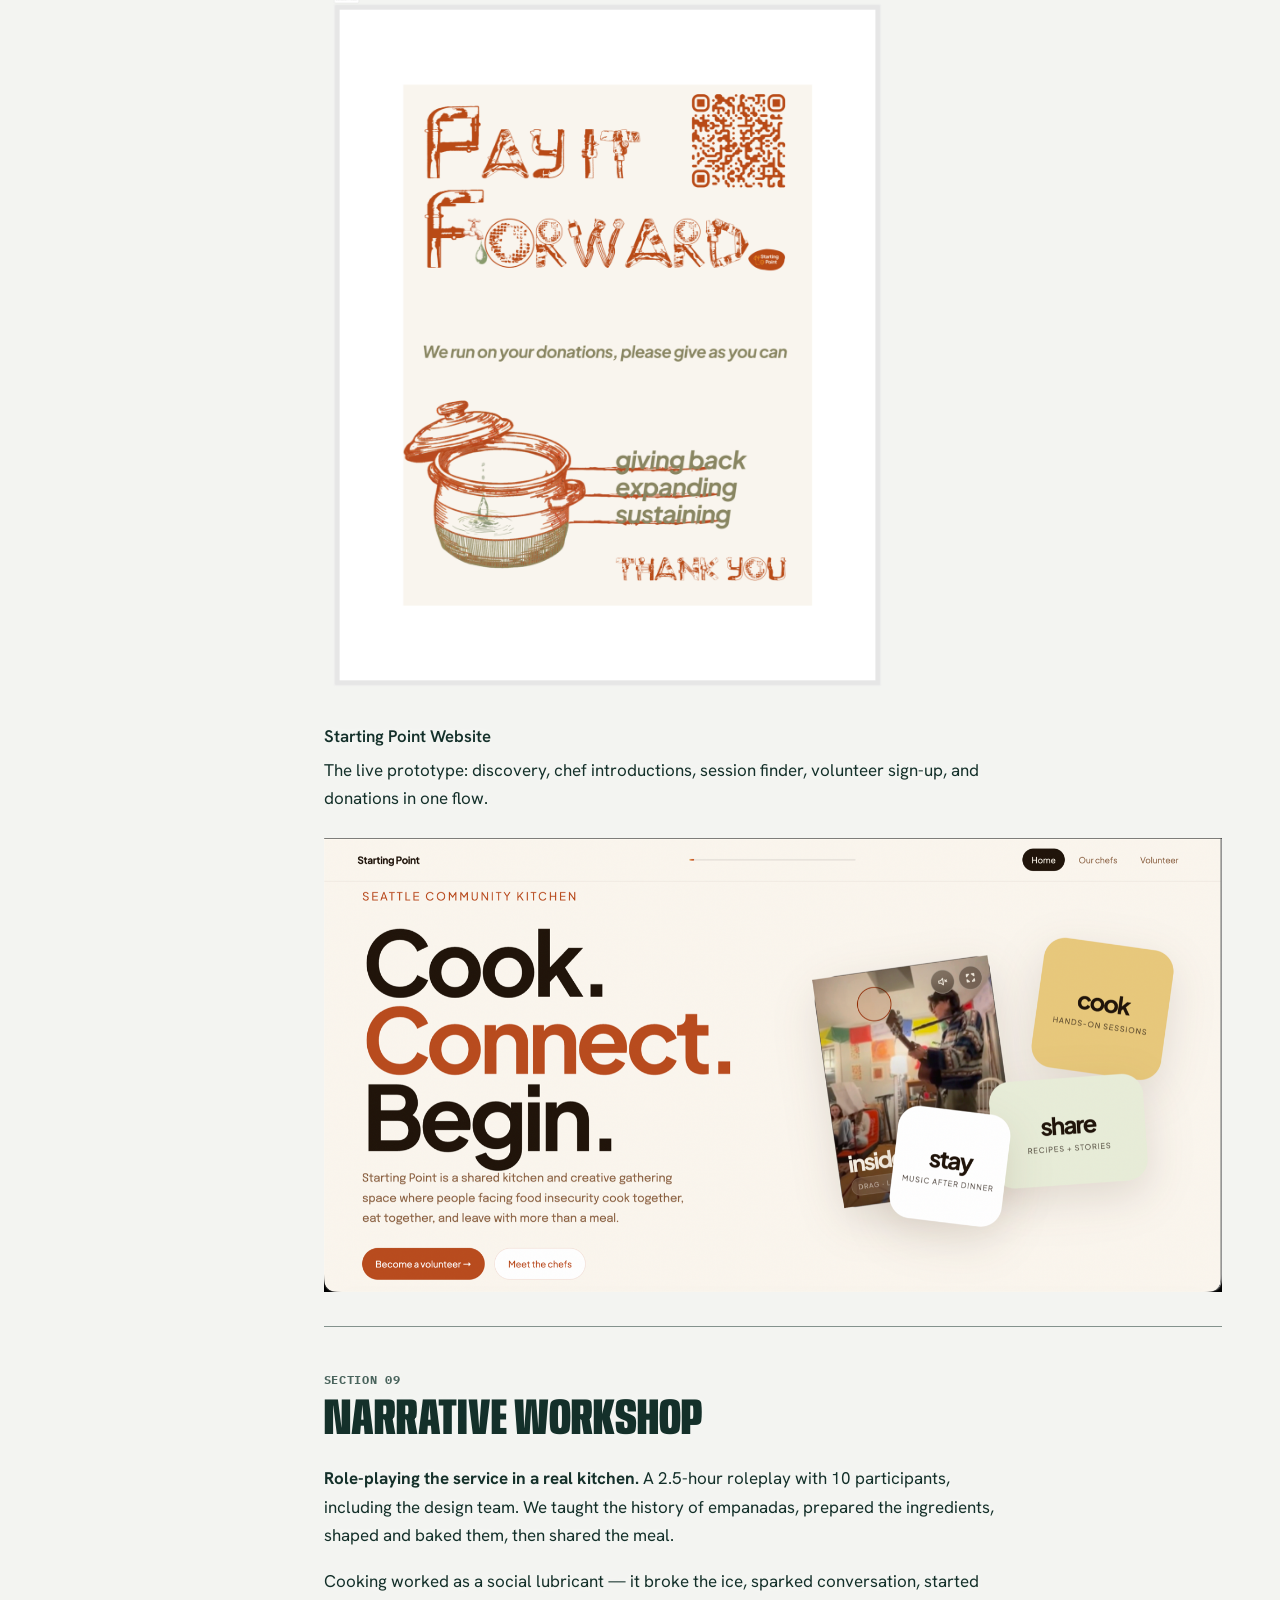
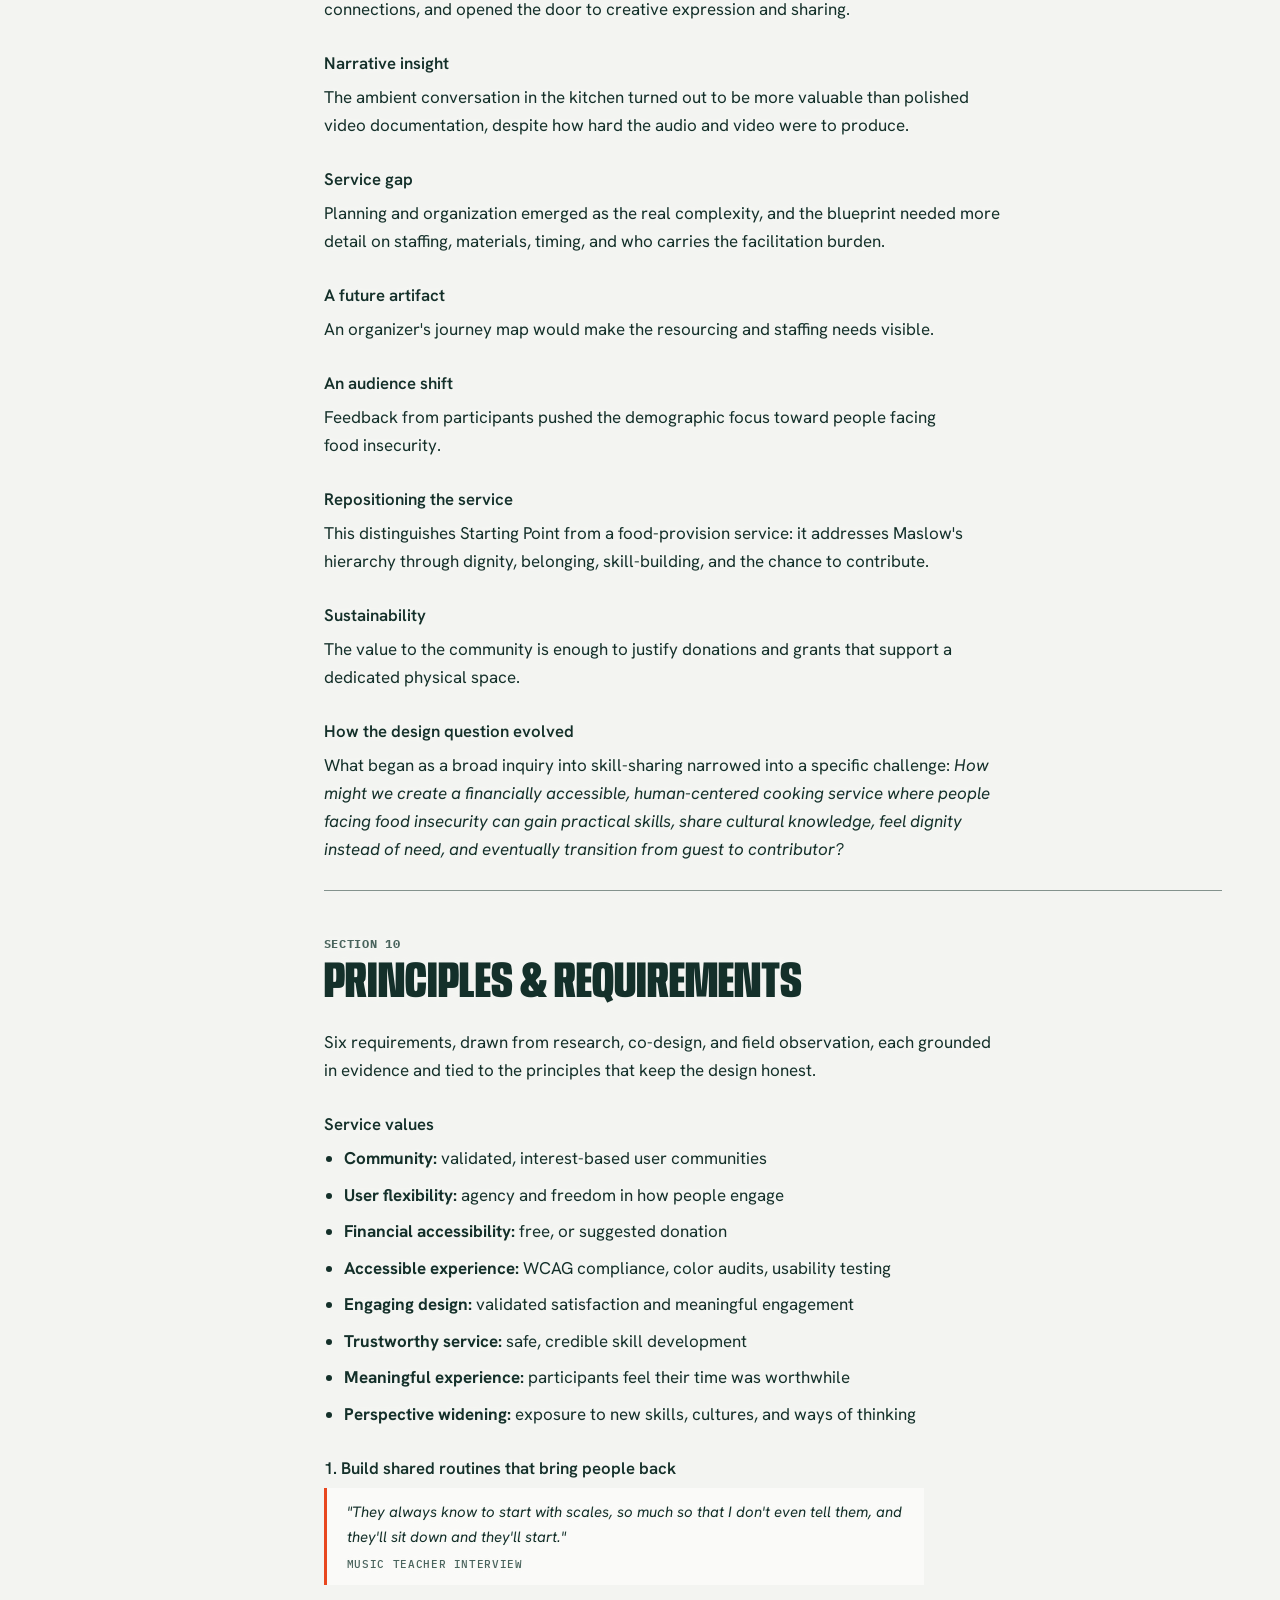
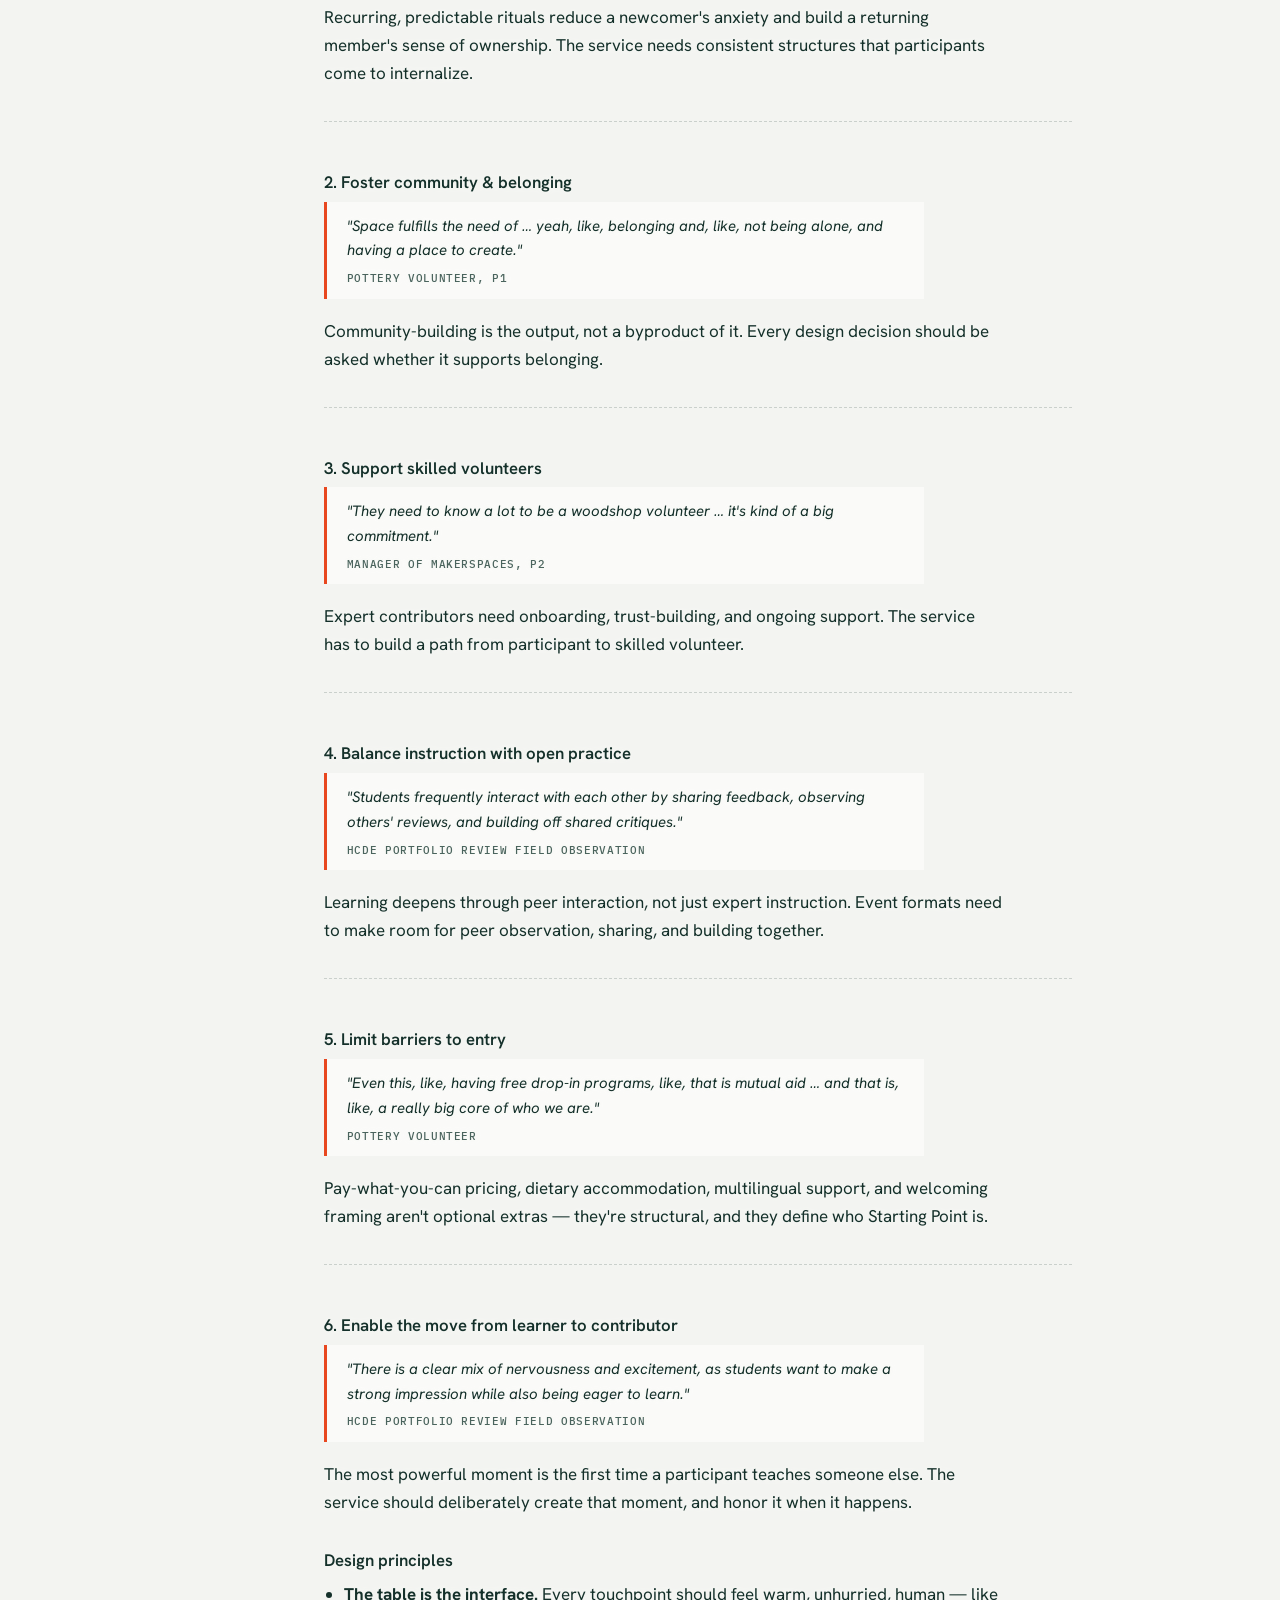
<file: starting-point.html>
<!doctype html>
<html lang="en">
<head>
<meta charset="utf-8">
<meta name="viewport" content="width=device-width,initial-scale=1,viewport-fit=cover">
<title>Starting Point · Cody Trinkaus</title>
<meta name="description" content="Case study: a service design process for a peer-to-peer community cooking service that trades isolation for belonging.">
<link rel="preconnect" href="https://fonts.googleapis.com">
<link rel="preconnect" href="https://fonts.gstatic.com" crossorigin>
<link rel="stylesheet" href="https://fonts.googleapis.com/css2?family=Anybody:wdth,wght@50..150,300..900&family=Hanken+Grotesk:wght@400;500;600&family=IBM+Plex+Mono:wght@400;500&display=swap">
<link rel="stylesheet" href="case.css">
</head>
<body>
<canvas id="terrain" aria-hidden="true"></canvas>
<canvas id="tracks" aria-hidden="true"></canvas>
<header class="bar g"><a class="brand" href="index.html">C. Trinkaus</a><a href="index.html#work">← Back to timeline</a></header>
<main>
<section class="hero g">
  <p class="mono" style="margin:0">Case study · El. 2026 · Service Design</p>
  <h1>Starting Point</h1>
  <p class="sub">A peer-to-peer community cooking service that trades isolation for belonging — cook, connect, community.</p>
  <dl class="facts">
    <div><dt>Role</dt><dd>Service designer: research, co-design, blueprinting and prototyping across every phase</dd></div>
    <div><dt>Team</dt><dd>Cody Trinkaus, Valentina Filizola, Jane Pietsch, Dreyden Brown</dd></div>
    <div><dt>Course</dt><dd>HCDE 418, Service Design, Spring 2026</dd></div>
    <div><dt>Model</dt><dd>Free · donate as you can · Seattle, WA</dd></div>
  </dl>
  <div class="stats"><span>6 design requirements</span><span>8 journey phases</span><span>3 co-design findings</span></div>
  <button type="button" class="frame cover" aria-label="Enlarge image"><img src="assets/startingpoint/starting-point-logo.png" width="824" height="355" alt="Starting Point logo" style="background:var(--ink);padding:48px"></button>
</section>
<div class="layout g">
  <nav class="toc" aria-label="Contents"><h2>Contents</h2><ol>
    <li><a href="#value">Value Statement</a></li>
    <li><a href="#research">Research Insights</a></li>
    <li><a href="#codesign">Co-Design Outcomes</a></li>
    <li><a href="#ecosystem">Ecosystem Map</a></li>
    <li><a href="#blueprint">Service Blueprint</a></li>
    <li><a href="#journey">Customer Journey</a></li>
    <li><a href="#prototype">Prototype</a></li>
    <li><a href="#artifacts">Design Artifacts</a></li>
    <li><a href="#narrative">Narrative Workshop</a></li>
    <li><a href="#principles">Principles &amp; Requirements</a></li>
  </ol></nav>
  <article>

<section id="value"><h2><span class="n mono">Section 01</span>Value Statement</h2>
<p><b>What value does Starting Point offer?</b> Starting Point delivers value beyond sustenance — it creates spaces where people discover belonging, reignite creativity, and step into leadership roles through collaborative cooking.</p>
<div class="cols2">
<div><h5>For participants</h5><ul class="list">
<li><b>Belonging:</b> recurring, judgment-free friendships</li>
<li><b>Skill acquisition:</b> hands-on cooking and peer knowledge exchange</li>
<li><b>Creative expression:</b> post-meal artistic activities</li>
<li><b>Psychological safety:</b> a low-pressure, welcoming space to learn</li>
<li><b>Economic access:</b> no financial gatekeeping</li>
<li><b>Identity:</b> the transition from learner to expert builder</li>
</ul></div>
<div><h5>For volunteers &amp; staff</h5><ul class="list">
<li><b>Purpose:</b> meaningful mentorship</li>
<li><b>Leadership:</b> a path from participant to contributor to facilitator</li>
<li><b>Cultural affirmation:</b> sharing heritage recipes in an affirming context</li>
<li><b>Ownership:</b> long-term members guide how the service evolves</li>
<li><b>Network:</b> connections with sponsors and allied organizations</li>
</ul></div>
</div>
<h5>For the broader community</h5>
<ul class="list"><li>Reduced social isolation, and the health costs that come with it</li><li>Cross-cultural understanding built over shared meals</li><li>A pipeline of civically engaged community members</li><li>A replicable, low-barrier model for community infrastructure</li></ul>
<h5>Core animating values</h5>
<ul class="list"><li><b>Growth:</b> every meal offers something new to learn</li><li><b>Fulfillment:</b> nourishing others nourishes yourself</li><li><b>Discomfort:</b> honoring the courage it takes to show up</li><li><b>Passion:</b> enthusiasm that's contagious</li><li><b>Connection:</b> every table starts a new relationship</li></ul>
</section>

<section id="research"><h2><span class="n mono">Section 02</span>Research Insights</h2>
<p><b>What we learned about reciprocal learning.</b> We used mixed methods: two semi-structured interviews, three observational studies (an art studio portfolio review, LinkedIn Learning workshops), a competitive platform analysis, a two-hour co-design workshop, and AI-assisted synthesis across four large language models.</p>
<h4>Shared routines create return</h4>
<blockquote>"They always know to start with scales, so much so that I don't even have to tell them, and they'll sit down and they'll start."<cite>Music teacher interview</cite></blockquote>
<p>Predictable rituals build newcomer confidence and give veterans a sense of ownership.</p>
<h4>Belonging is the primary need</h4>
<blockquote>"Space fulfills the need of&nbsp;… yeah, like, belonging and, like, not being alone, and having a place to create."<cite>Pottery volunteer interview, P1</cite></blockquote>
<p>Participants consistently framed community spaces as meeting a fundamental need, not a secondary one.</p>
<h4>Skilled volunteering requires scaffolding</h4>
<p>Expert volunteers need orientation and trust-building before they can safely contribute (manager of makerspaces interview).</p>
<h4>People watch before they ask</h4>
<p>Participants default to observation over inquiry in learning environments (HCDE portfolio review field observation).</p>
<h4>Safety unlocks participation</h4>
<p>Playful, low-stakes framing encouraged experimentation; competitive framing caused people to withdraw (co-design sessions).</p>
<h4>Informal teaching works best</h4>
<p>Expert teachers naturally used analogies, physical demonstration, and humor — and produced better engagement than formal instruction (co-design sessions).</p>
<h4>Synthesis</h4>
<p>People seek practical skill development and interest-based connection but rarely find a clear path to contribute. Existing platforms emphasize content consumption and expert instruction, which limits reciprocal exchange and community stewardship. Starting Point addresses that gap with a visible progression: newcomer → participant → contributor → leader.</p>
</section>

<section id="codesign"><h2><span class="n mono">Section 03</span>Co-Design Outcomes</h2>
<p><b>What a two-hour co-design session revealed.</b> Nine participants, from freshmen to post-grads, brought skills from piano to fly fishing to dance. The goal: reduce perceived stakes, demonstrate universal value, and observe how skills get passed informally.</p>
<h4>Party trick share</h4>
<p>Each participant presented a niche skill, which normalized informal expertise and put lived experience ahead of credentials.</p>
<h4>Balloon &amp; dance: teaching what you just learned</h4>
<p>Teams learned a skill — balloon animals, or a dance — then peer-taught it five minutes later, to assess how people pass on a skill before they feel they've mastered it.</p>
<h4>Drawing telephone: telestrations</h4>
<p>Participants cycled written phrases through rounds of drawing and reinterpretation, to reveal how communication degrades through a chain of interpretation.</p>
<h4>Sneaky skill: untrained teaching in action</h4>
<p>One participant taught finger-snapping using natural analogies, hands-on help, and humor, with no formal training — to observe how effective unscripted teaching can be.</p>
<h4>Spaghetti tower: building with different goals</h4>
<p>Two teams built towers under different framings of success — tallest versus coolest — to see how framing shapes participation, creativity, and engagement.</p>
<h4>Ten insights from the session</h4>
<ol class="list">
<li>Peer teaching requires very little expertise</li>
<li>Informal strategies — analogies, demonstration, humor — increase engagement</li>
<li>Meaning shifts quickly through a chain of interpretation</li>
<li>Group dynamics outweigh individual skill level</li>
<li>Psychological safety has to come before participation</li>
<li>Reflection deepens insight beyond what observation alone gives</li>
<li>Peer observation needs design support, not just an open invitation to ask</li>
<li>How success is framed shapes effort and creativity</li>
<li>Teaching something unfamiliar builds empathy for the learner</li>
<li>Diverse backgrounds generate unexpected connections</li>
</ol>
<h4>Reflection</h4>
<p>Energy stayed high throughout; sequencing the activities prevented repetition; a warm icebreaker created psychological safety early. The richest insights came out during debriefs. Spaghetti Tower sparked the strongest conversation about group dynamics; Sneaky Skill revealed the most organic teaching approaches.</p>
<h4>What we'd do differently</h4>
<p>Recruit beyond university age ranges next time, especially adults who lose hobby-building after college and feel that loss acutely. And record or transcribe the debriefs, so quotes get captured without pulling the facilitator's attention away.</p>
</section>

<section id="ecosystem"><h2><span class="n mono">Section 04</span>Ecosystem Map</h2>
<p>An intermediary deliverable that visualized the peer-to-peer skill-sharing process, to guide our understanding of the principles Starting Point is built on.</p>
<figure><button type="button" class="frame" aria-label="Enlarge image"><img src="assets/startingpoint/ecosystem-map.png" width="1843" height="2000" alt="Ecosystem map of the peer-to-peer skill-sharing process" loading="lazy"></button></figure>
</section>

<section id="blueprint"><h2><span class="n mono">Section 05</span>Service Blueprint</h2>
<p>How the service works: the blueprint maps the core experience across six journey phases, from first discovery through ongoing membership, and lays the front-stage experience over the back-stage operations that support it.</p>
<figure><button type="button" class="frame" aria-label="Enlarge image"><img src="assets/startingpoint/service-blueprint.png" width="2000" height="1435" alt="Service blueprint showing front-stage and back-stage operations" loading="lazy"></button></figure>
</section>

<section id="journey"><h2><span class="n mono">Section 06</span>Customer Journey Map</h2>
<p>Alex's journey through Starting Point: one participant's path through the service, tracking the emotional arc alongside each system interaction.</p>
<figure><button type="button" class="frame" aria-label="Enlarge image"><img src="assets/startingpoint/journey-map.png" width="2000" height="1719" alt="Customer journey map tracking Alex's emotional arc through the service" loading="lazy"></button></figure>
</section>

<section id="prototype"><h2><span class="n mono">Section 07</span>Prototype</h2>
<p><b>From blueprint to reality.</b> A high-fidelity, live website prototype demonstrating the discovery and sign-up phases — the moments that matter most for converting a newcomer. Every decision in it reinforces accessibility, warmth, and a low barrier to entry.</p>
<h4>Home — Cook. Connect. Begin</h4>
<p>Communicates the mission immediately and gives an obvious first action: finding a session.</p>
<h4>Our Chefs</h4>
<p>Introduces the community's leaders, to build trust and a cultural connection before anyone arrives.</p>
<h4>Session Finder</h4>
<p>Filterable by category — cooking, art, music — so people can self-select by their own comfort level.</p>
<h4>Volunteer &amp; Donate</h4>
<p>Clear paths to contribute, with transparent impact: "$125 supports 10 meal seats, 5 creative kits, and 1 session moment."</p>
<dl class="facts" style="margin-top:28px"><div><dt>When</dt><dd>Spring 2026</dd></div><div><dt>Where</dt><dd>Seattle area</dd></div><div><dt>Cost</dt><dd>Free — donate as you can</dd></div><div><dt>Sessions</dt><dd>Family Recipe Night, Kitchen Jam, Craft After Dinner</dd></div></dl>
<p style="margin-top:18px"><a class="btn" href="https://valentinafilizola.github.io/startingpoint/" target="_blank" rel="noopener">View the live prototype ↗</a></p>
</section>

<section id="artifacts"><h2><span class="n mono">Section 08</span>Design Artifacts</h2>
<p>The physical and digital assets that support the full service experience. The complete set of deliverables is also in <a href="https://www.figma.com/design/rBe6rzHAneqCqgcFJl1TGg/Starting-point-designs" target="_blank" rel="noopener">this Figma file</a>.</p>
<h4>Transition Cards</h4>
<p>A three-level game that eases the table from eating into skill-sharing or a creative activity, by prompting personal conversation along the way.</p>
<figure><button type="button" class="frame" aria-label="Enlarge image"><img src="assets/startingpoint/transition-cards.png" width="1137" height="2000" alt="Transition Cards, a three-level conversation game" loading="lazy"></button></figure>
<h4>Experience Cards</h4>
<p>A visual sequence that communicates the emotional arc of the experience, from discovery through continuation.</p>
<figure><button type="button" class="frame" aria-label="Enlarge image"><img src="assets/startingpoint/experience-cards.png" width="2000" height="488" alt="Experience Cards showing the participant's emotional arc" loading="lazy"></button></figure>
<h4>Community Flyer</h4>
<p>Communicates the value proposition, logistics, and how to sign up, with a QR code for registration and dietary intake.</p>
<figure><button type="button" class="frame" aria-label="Enlarge image"><img src="assets/startingpoint/community-flyer.png" width="1189" height="1600" alt="Community flyer with registration QR code" loading="lazy"></button></figure>
<h4>Donation Poster</h4>
<p>An end-of-event display that explains how donations sustain the service, and gives the community a chance to give back.</p>
<figure><button type="button" class="frame" aria-label="Enlarge image"><img src="assets/startingpoint/donation-poster.png" width="1293" height="1600" alt="Donation poster displayed at the end of an event" loading="lazy"></button></figure>
<h4>Starting Point Website</h4>
<p>The live prototype: discovery, chef introductions, session finder, volunteer sign-up, and donations in one flow.</p>
<figure><button type="button" class="frame" aria-label="Enlarge image"><img src="assets/startingpoint/website-screenshot.png" width="1600" height="808" alt="Screenshot of the Starting Point website homepage" loading="lazy"></button></figure>
</section>

<section id="narrative"><h2><span class="n mono">Section 09</span>Narrative Workshop</h2>
<p><b>Role-playing the service in a real kitchen.</b> A 2.5-hour roleplay with 10 participants, including the design team. We taught the history of empanadas, prepared the ingredients, shaped and baked them, then shared the meal.</p>
<p>Cooking worked as a social lubricant — it broke the ice, sparked conversation, started connections, and opened the door to creative expression and sharing.</p>
<h4>Narrative insight</h4>
<p>The ambient conversation in the kitchen turned out to be more valuable than polished video documentation, despite how hard the audio and video were to produce.</p>
<h4>Service gap</h4>
<p>Planning and organization emerged as the real complexity, and the blueprint needed more detail on staffing, materials, timing, and who carries the facilitation burden.</p>
<h4>A future artifact</h4>
<p>An organizer's journey map would make the resourcing and staffing needs visible.</p>
<h4>An audience shift</h4>
<p>Feedback from participants pushed the demographic focus toward people facing food insecurity.</p>
<h4>Repositioning the service</h4>
<p>This distinguishes Starting Point from a food-provision service: it addresses Maslow's hierarchy through dignity, belonging, skill-building, and the chance to contribute.</p>
<h4>Sustainability</h4>
<p>The value to the community is enough to justify donations and grants that support a dedicated physical space.</p>
<h4>How the design question evolved</h4>
<p>What began as a broad inquiry into skill-sharing narrowed into a specific challenge: <i>How might we create a financially accessible, human-centered cooking service where people facing food insecurity can gain practical skills, share cultural knowledge, feel dignity instead of need, and eventually transition from guest to contributor?</i></p>
</section>

<section id="principles"><h2><span class="n mono">Section 10</span>Principles &amp; Requirements</h2>
<p>Six requirements, drawn from research, co-design, and field observation, each grounded in evidence and tied to the principles that keep the design honest.</p>
<h4>Service values</h4>
<ul class="list"><li><b>Community:</b> validated, interest-based user communities</li><li><b>User flexibility:</b> agency and freedom in how people engage</li><li><b>Financial accessibility:</b> free, or suggested donation</li><li><b>Accessible experience:</b> WCAG compliance, color audits, usability testing</li><li><b>Engaging design:</b> validated satisfaction and meaningful engagement</li><li><b>Trustworthy service:</b> safe, credible skill development</li><li><b>Meaningful experience:</b> participants feel their time was worthwhile</li><li><b>Perspective widening:</b> exposure to new skills, cultures, and ways of thinking</li></ul>

<div class="req"><h4>1. Build shared routines that bring people back</h4>
<blockquote>"They always know to start with scales, so much so that I don't even tell them, and they'll sit down and they'll start."<cite>Music teacher interview</cite></blockquote>
<p>Recurring, predictable rituals reduce a newcomer's anxiety and build a returning member's sense of ownership. The service needs consistent structures that participants come to internalize.</p></div>

<div class="req"><h4>2. Foster community &amp; belonging</h4>
<blockquote>"Space fulfills the need of&nbsp;… yeah, like, belonging and, like, not being alone, and having a place to create."<cite>Pottery volunteer, P1</cite></blockquote>
<p>Community-building is the output, not a byproduct of it. Every design decision should be asked whether it supports belonging.</p></div>

<div class="req"><h4>3. Support skilled volunteers</h4>
<blockquote>"They need to know a lot to be a woodshop volunteer&nbsp;… it's kind of a big commitment."<cite>Manager of makerspaces, P2</cite></blockquote>
<p>Expert contributors need onboarding, trust-building, and ongoing support. The service has to build a path from participant to skilled volunteer.</p></div>

<div class="req"><h4>4. Balance instruction with open practice</h4>
<blockquote>"Students frequently interact with each other by sharing feedback, observing others' reviews, and building off shared critiques."<cite>HCDE portfolio review field observation</cite></blockquote>
<p>Learning deepens through peer interaction, not just expert instruction. Event formats need to make room for peer observation, sharing, and building together.</p></div>

<div class="req"><h4>5. Limit barriers to entry</h4>
<blockquote>"Even this, like, having free drop-in programs, like, that is mutual aid&nbsp;… and that is, like, a really big core of who we are."<cite>Pottery volunteer</cite></blockquote>
<p>Pay-what-you-can pricing, dietary accommodation, multilingual support, and welcoming framing aren't optional extras — they're structural, and they define who Starting Point is.</p></div>

<div class="req"><h4>6. Enable the move from learner to contributor</h4>
<blockquote>"There is a clear mix of nervousness and excitement, as students want to make a strong impression while also being eager to learn."<cite>HCDE portfolio review field observation</cite></blockquote>
<p>The most powerful moment is the first time a participant teaches someone else. The service should deliberately create that moment, and honor it when it happens.</p></div>

<h4>Design principles</h4>
<ul class="list">
<li><b>The table is the interface.</b> Every touchpoint should feel warm, unhurried, human — like a shared meal. If an interaction would feel cold at a dinner table, it doesn't belong in Starting Point.</li>
<li><b>Make watching easy, asking optional.</b> Since observation comes before participation, design has to make peer-watching effortless. Asking directly is one path in, never the only one.</li>
<li><b>Confidence over perfection.</b> Send people home feeling capable, not necessarily skilled. Celebrate progress over polish.</li>
<li><b>Design for the transition, not just the event.</b> Each event is one step in a longer path. The service should actively design the move from participant to regular to volunteer to leader, not leave it to chance.</li>
</ul>

<h4>AI decision: keep the core service human</h4>
<p>Starting Point prioritizes person-to-person interaction, human mentorship, community leadership, and belonging. Adding AI would add training, maintenance, and support burden without strengthening the in-person service at its core. A person should welcome a first-timer, not a chatbot. Any future AI tool could only support the humans doing that work — with transparency, human oversight, and a user's ability to override it — never replace them.</p>
</section>

  </article>
</div>
</main>
<footer class="g">
  <nav class="pager" aria-label="More work">
    <a href="index.html#work"><span class="mono">All projects</span><b>Timeline</b></a>
    <a href="on-the-bias.html"><span class="mono">Next case study · DXARTS · 2025</span><b>On the Bias</b></a>
  </nav>
  <p class="mono">© 2026 Cody Trinkaus · <a href="mailto:codytrinkaus@gmail.com">codytrinkaus@gmail.com</a> · <a href="https://linkedin.com/in/codytrinkaus" target="_blank" rel="noopener">LinkedIn</a></p>
</footer>
<dialog id="zoom" aria-label="Enlarged image"><button type="button" autofocus>Close ✕</button><img alt=""></dialog>
<script src="case.js"></script>
<script src="edit.js"></script>
</body>
</html>
</file>
<file: case.css>
:root{
  --ground:#F3F4F1;--paper:#FBFBF9;--ink:#14302A;--ink-soft:#4A645D;
  --line:rgba(20,48,42,.18);--line-strong:rgba(20,48,42,.5);
  --contour:#DBD8FF;--contour-index:#DBD8FF;--accent:#E8471F;--accent-text:#B5300F;--on-accent:#fff;
  --gut:clamp(16px,4.5vw,64px);
  --display:"Anybody","Arial Narrow",Impact,sans-serif;
  --body:"Hanken Grotesk",system-ui,-apple-system,"Segoe UI",sans-serif;
  --mono:"IBM Plex Mono",ui-monospace,Menlo,Consolas,monospace;
}
@media (prefers-color-scheme:dark){:root:not([data-theme="light"]){
  --ground:#0D1815;--paper:#132420;--ink:#DCE9E3;--ink-soft:#8CA89F;--line:rgba(220,233,227,.16);--line-strong:rgba(220,233,227,.45);
  --contour:rgba(219,216,255,.13);--contour-index:rgba(219,216,255,.13);--accent:#FF6A3A;--accent-text:#FF8F63;--on-accent:#1a0a04}}
:root[data-theme="dark"]{
  --ground:#0D1815;--paper:#132420;--ink:#DCE9E3;--ink-soft:#8CA89F;--line:rgba(220,233,227,.16);--line-strong:rgba(220,233,227,.45);
  --contour:rgba(219,216,255,.13);--contour-index:rgba(219,216,255,.13);--accent:#FF6A3A;--accent-text:#FF8F63;--on-accent:#1a0a04}
*{box-sizing:border-box}
html{scroll-behavior:smooth;scroll-padding-top:24px}
body{margin:0;text-shadow:0 0 3px var(--ground),0 0 9px var(--ground);background:var(--ground);color:var(--ink);font:400 17px/1.65 var(--body);-webkit-font-smoothing:antialiased}
img,video{max-width:100%;height:auto;display:block}
#terrain,#tracks{position:fixed;inset:0;width:100%;height:100%;z-index:-1;display:block}
#tracks{pointer-events:none}
a{color:inherit}
:focus-visible{outline:2px solid var(--accent);outline-offset:3px}
.g{padding-inline:max(var(--gut),calc((100% - 1240px)/2))}
.mono{font-family:var(--mono);font-size:11.5px;letter-spacing:.06em;text-transform:uppercase;color:var(--ink-soft)}
.bar{display:flex;justify-content:space-between;align-items:baseline;gap:16px;flex-wrap:wrap;padding-block:22px}
.bar a{text-decoration:none;font:500 12px/1 var(--mono);letter-spacing:.08em;text-transform:uppercase;padding-block:6px;border-bottom:1.5px solid transparent}
.bar a:hover{border-color:var(--accent)}
.bar .brand{font:700 15px/1 var(--display);font-stretch:70%;letter-spacing:.14em}
.hero{padding-block:clamp(20px,5vh,56px) 40px}
.hero h1{margin:.25em 0 0;font:800 clamp(3.2rem,11vw,8rem)/.88 var(--display);font-stretch:58%;text-transform:uppercase;text-wrap:balance}
.hero .sub{margin:18px 0 0;font-size:clamp(1.1rem,2vw,1.45rem);line-height:1.4;max-width:34em}
.facts{display:grid;grid-template-columns:repeat(auto-fit,minmax(min(100%,190px),1fr));gap:20px 28px;margin:34px 0 0;padding-top:18px;border-top:1.5px solid var(--ink)}
.facts dt{font:500 11px/1.5 var(--mono);letter-spacing:.08em;text-transform:uppercase;color:var(--ink-soft);margin-bottom:4px}
.facts dd{margin:0;font-size:15px;line-height:1.45}
.cover{margin-top:34px}
.frame{display:block;padding:0;width:100%;border:0;background:none;appearance:none;cursor:zoom-in;text-shadow:none}
.frame img{width:100%}
.layout{display:grid;grid-template-columns:minmax(0,1fr);gap:0 56px;padding-block:24px 40px}
.toc{display:none}
@media(min-width:1000px){
  .layout{grid-template-columns:210px minmax(0,1fr)}
  .toc{display:block;position:sticky;top:24px;align-self:start;max-height:calc(100vh - 48px);overflow:auto;padding-right:8px}
}
.toc h2{margin:0 0 12px;font:500 11px/1 var(--mono);letter-spacing:.08em;text-transform:uppercase;color:var(--ink-soft)}
.toc ol{list-style:none;margin:0;padding:0;border-left:1.5px dashed var(--line-strong)}
.toc li{position:relative}
.toc a{display:block;padding:7px 0 7px 16px;font-size:14px;line-height:1.35;text-decoration:none;color:var(--ink-soft)}
.toc a:hover{color:var(--ink)}
.toc a[aria-current="true"]{color:var(--ink);font-weight:600}
.toc a[aria-current="true"]::before{content:"";position:absolute;left:-7.5px;top:11px;width:13px;height:13px;background:var(--accent);clip-path:polygon(50% 0,100% 100%,0 100%)}
article{min-width:0}
article section{padding-block:48px 8px;border-top:1px solid var(--line-strong)}
article section:first-child{border-top:0;padding-top:16px}
article h2{margin:0 0 20px;font:800 clamp(2rem,5vw,3.2rem)/.95 var(--display);font-stretch:62%;text-transform:uppercase;text-wrap:balance}
article h2 .n{display:block;margin-bottom:10px}
article h3{margin:34px 0 10px;font:800 1.6rem/1 var(--display);font-stretch:62%;text-transform:uppercase}
article h4{margin:30px 0 8px;font:600 1.05rem/1.3 var(--body)}
article h5{margin:26px 0 6px;font:500 12px/1.4 var(--mono);letter-spacing:.08em;text-transform:uppercase;color:var(--accent-text)}
article p{margin:0 0 1.1em;max-width:40em;text-wrap:pretty}
article figure{margin:26px 0}
figcaption{margin-top:10px;max-width:44em;font:400 13.5px/1.5 var(--body);color:var(--ink-soft)}
.gallery{display:flex;flex-wrap:wrap;gap:12px}
.gallery .frame{flex:var(--ar) 1 calc(var(--ar)*200px);width:auto;min-width:0}
.vid{width:100%;border:1px solid var(--line-strong);background:#000}
.embed{position:relative;aspect-ratio:16/9;border:1px solid var(--line-strong);background:#000}
.embed iframe{position:absolute;inset:0;width:100%;height:100%;border:0}
.btn{display:inline-block;margin:6px 0 16px;padding:12px 18px;background:var(--ink);color:var(--ground);text-decoration:none;font:500 12px/1 var(--mono);letter-spacing:.08em;text-transform:uppercase;text-shadow:none}
.btn:hover{background:var(--accent);color:var(--on-accent)}
.note{padding:14px 18px;border:1.5px dashed var(--line-strong);background:color-mix(in srgb,var(--paper) 90%,transparent);max-width:40em;margin:0 0 1.4em;font-size:15px}
article ol.list{max-width:40em;padding-left:1.3em;margin:0 0 1.1em}
article ol.list li{margin-bottom:.4em}
article ul.list{max-width:40em;padding-left:1.2em;margin:0 0 1.1em}
article ul.list li{margin-bottom:.5em}
article ul.list li b,article ol.list li b{color:var(--ink)}
.cols2{display:grid;grid-template-columns:repeat(auto-fit,minmax(min(100%,260px),1fr));gap:8px 40px;max-width:56em;margin:0 0 1.4em}
.cols2 h5{margin-top:0}
blockquote{margin:0 0 1.2em;padding:12px 20px;border-left:3px solid var(--accent);background:color-mix(in srgb,var(--paper) 90%,transparent);max-width:40em;font-size:15px;font-style:italic}
blockquote cite{display:block;margin-top:8px;font-style:normal;font:500 11px/1.4 var(--mono);letter-spacing:.06em;text-transform:uppercase;color:var(--ink-soft)}
.req{max-width:44em;margin:0 0 2em;padding-top:20px;border-top:1px dashed var(--line)}
.req:first-of-type{border-top:0;padding-top:0}
.flipgrid{display:grid;grid-template-columns:repeat(auto-fill,minmax(230px,1fr));gap:18px;margin:22px 0 40px;perspective:1400px}
.flipcard{position:relative;aspect-ratio:3/4.3;border:0;padding:0;margin:0;background:none;font:inherit;color:inherit;text-align:left;cursor:pointer;-webkit-tap-highlight-color:transparent}
.flipcard-inner{position:relative;width:100%;height:100%;transition:transform .7s cubic-bezier(.4,.2,.2,1);transform-style:preserve-3d}
.flipcard[aria-pressed="true"] .flipcard-inner{transform:rotateY(180deg)}
.flipcard-face{position:absolute;inset:0;backface-visibility:hidden;-webkit-backface-visibility:hidden;border:1px solid var(--line-strong);overflow:hidden}
.flipcard-face.front{background:var(--paper)}
.flipcard-face.front img{width:100%;height:100%;object-fit:cover;display:block}
.flipcard-face.front .cap{position:absolute;left:0;right:0;bottom:0;padding:10px 12px 9px;background:linear-gradient(0deg,rgba(0,0,0,.8),rgba(0,0,0,0) 90%);text-shadow:none}
.flipcard-face.front .num{display:block;font:500 10px/1 var(--mono);letter-spacing:.08em;text-transform:uppercase;color:rgba(255,255,255,.8);margin-bottom:3px}
.flipcard-face.front .ttl{display:block;font:700 14.5px/1.25 var(--body);color:#fff}
.flipcard-face.front .hint{position:absolute;top:9px;right:9px;width:24px;height:24px;border-radius:50%;background:rgba(0,0,0,.5);color:#fff;display:flex;align-items:center;justify-content:center;font-size:13px;text-shadow:none;line-height:1}
.flipcard-face.back{transform:rotateY(180deg);background:var(--paper);padding:16px 16px 14px;display:flex;flex-direction:column;overflow-y:auto;text-shadow:none;scrollbar-width:thin;scrollbar-color:var(--line-strong) transparent}
.flipcard-face.back .num{display:block;margin-bottom:6px;font:500 10px/1 var(--mono);letter-spacing:.08em;text-transform:uppercase;color:var(--accent-text)}
.flipcard-face.back h5{margin:0 0 7px;font:700 14.5px/1.3 var(--body);color:var(--ink)}
.flipcard-face.back p{margin:0;font-size:12px;line-height:1.48;color:var(--ink)}
.flipcard-face.back .quote{display:block;margin:0 0 7px;font-style:italic;font-size:12px;line-height:1.4;color:var(--ink-soft)}
.flipcard:hover .flipcard-face.front,.flipcard:focus-visible .flipcard-face.front{border-color:var(--accent)}
@media(prefers-reduced-motion:reduce){.flipcard-inner{transition:none}}
.stats{display:flex;flex-wrap:wrap;gap:10px;margin:20px 0 0}
.stats span{padding:6px 12px;border:1px solid var(--line-strong);font:500 11px/1 var(--mono);letter-spacing:.05em;text-transform:uppercase}
.pager{display:grid;grid-template-columns:repeat(auto-fit,minmax(min(100%,280px),1fr));gap:16px;padding-block:32px;border-top:1.5px solid var(--ink)}
.pager a{display:block;padding:18px 20px;border:1px solid var(--line-strong);text-decoration:none;background:color-mix(in srgb,var(--paper) 88%,transparent)}
.pager a:hover{border-color:var(--accent)}
.pager b{display:block;margin-top:6px;font:800 1.9rem/.95 var(--display);font-stretch:60%;text-transform:uppercase}
footer{padding-block:8px 40px}
dialog{border:0;padding:0;background:transparent;max-width:96vw;max-height:96vh;overflow:visible}
dialog::backdrop{background:rgba(5,12,10,.86)}
dialog img{max-width:96vw;max-height:92vh;width:auto;height:auto;background:var(--paper)}
dialog button{position:absolute;right:0;top:-40px;background:none;border:0;color:#fff;font:500 12px/1 var(--mono);letter-spacing:.08em;text-transform:uppercase;cursor:pointer;text-shadow:none}
@media(prefers-reduced-motion:reduce){html{scroll-behavior:auto}}
.cover img{max-height:68vh;object-fit:contain;object-position:left;margin-inline:0}
figcaption a{color:var(--ink)}
article .frame img{max-height:78vh;object-fit:contain;object-position:left;margin-inline:0}
article .gallery .frame img{max-height:none}

/* ---------- status badge (in-progress case studies) ---------- */
.status-badge{display:inline-flex;align-items:center;gap:8px;margin:14px 0 0;padding:7px 14px;border:1.5px solid var(--accent);border-radius:999px;font:500 11.5px/1 var(--mono);letter-spacing:.06em;text-transform:uppercase;color:var(--accent-text)}
.status-badge i{width:8px;height:8px;border-radius:50%;background:var(--accent);flex:none}

/* ---------- phase timeline ---------- */
.phase-track{display:flex;flex-wrap:wrap;gap:0;margin:22px 0 0;padding:0;list-style:none}
.phase-track li{position:relative;flex:1 1 130px;padding:20px 14px 2px 2px;font-size:12.5px;color:var(--ink-soft)}
.phase-track li::before{content:"";position:absolute;top:6px;left:0;right:10px;height:1.5px;background:var(--line-strong)}
.phase-track li::after{content:"";position:absolute;top:1px;left:0;width:11px;height:11px;border-radius:50%;background:var(--ground);border:2px solid var(--line-strong)}
.phase-track li.done{color:var(--ink)}
.phase-track li.done::after{background:var(--ink);border-color:var(--ink)}
.phase-track li.now{font-weight:700;color:var(--ink)}
.phase-track li.now::after{background:var(--accent);border-color:var(--accent);box-shadow:0 0 0 4px color-mix(in srgb,var(--accent) 22%,transparent)}
.phase-track li.upcoming::before{background-image:repeating-linear-gradient(90deg,var(--line-strong) 0 4px,transparent 4px 9px);background-color:transparent}
.phase-track b{display:block;margin-top:2px;color:inherit}

/* ---------- responsive compare table (stacks to cards under 640px) ---------- */
table.compare{width:100%;border-collapse:collapse;margin:22px 0;font-size:14.5px}
table.compare caption{text-align:left;margin:0 0 10px;color:var(--ink-soft);font-size:13px}
table.compare th,table.compare td{text-align:left;vertical-align:top;padding:12px 16px;border-bottom:1px solid var(--line)}
table.compare thead th{font:500 11px/1.4 var(--mono);letter-spacing:.06em;text-transform:uppercase;color:var(--ink-soft);border-bottom:1.5px solid var(--ink)}
table.compare tbody tr:nth-child(odd){background:color-mix(in srgb,var(--paper) 94%,transparent)}
@media(max-width:640px){
  table.compare thead{position:absolute;width:1px;height:1px;overflow:hidden;clip:rect(0 0 0 0);white-space:nowrap}
  table.compare,table.compare tbody,table.compare tr,table.compare td{display:block;width:100%}
  table.compare tr{margin-bottom:14px;border:1px solid var(--line-strong)}
  table.compare td{border-bottom:1px solid var(--line);padding:10px 14px}
  table.compare td:last-child{border-bottom:0}
  table.compare td::before{content:attr(data-label);display:block;margin-bottom:4px;font:500 10.5px/1.4 var(--mono);letter-spacing:.06em;text-transform:uppercase;color:var(--ink-soft)}
}

/* ---------- workflow steps (automated vs volunteer) ---------- */
ol.workflow{list-style:none;margin:20px 0;padding:0;display:grid;gap:10px}
ol.workflow li{display:flex;align-items:baseline;gap:14px;padding:12px 16px;border-left:3px solid var(--line-strong);background:color-mix(in srgb,var(--paper) 94%,transparent)}
ol.workflow li.auto{border-left-color:var(--accent)}
ol.workflow li .i{font:700 12px/1 var(--mono);color:var(--ink-soft);flex:none;width:1.6em}
ol.workflow li .tag{margin-left:auto;flex:none;font:500 10px/1 var(--mono);letter-spacing:.06em;text-transform:uppercase;padding:3px 8px;border:1px solid var(--line-strong);color:var(--ink-soft);white-space:nowrap}
ol.workflow li.auto .tag{color:var(--accent-text);border-color:var(--accent)}

/* ---------- mini news-board demo: 350 Seattle's own brand colors, scoped to this component only ---------- */
.board-mini{display:grid;grid-template-columns:repeat(auto-fit,minmax(180px,1fr));gap:10px;margin:18px 0;--b-ocean:#4254B0;--b-ocean-text:#2F3C82;--b-air:#005D93;--b-fog:#E8E6E0;--b-lichen:#D6E4DA;--b-ink:#000}
.board-mini details{border:1px solid var(--line-strong);background:var(--b-fog);color:var(--b-ink);overflow:hidden}
.board-mini summary{list-style:none;cursor:pointer;padding:14px;font:700 1rem/1.2 var(--display);font-stretch:62%;text-transform:uppercase;color:#fff;background:var(--b-ocean)}
.board-mini summary::-webkit-details-marker{display:none}
.board-mini summary:hover,.board-mini summary:focus-visible{background:var(--b-ocean-text)}
.board-mini .body{padding:14px;font-size:13.5px;color:var(--b-ink)}
.board-mini .body a{color:var(--b-air)}
.board-mini details.podcast summary{background:var(--b-lichen);color:var(--b-ink)}
.board-mini details.podcast summary:hover,.board-mini details.podcast summary:focus-visible{background:color-mix(in srgb,var(--b-lichen) 70%,#000)}
</file>
